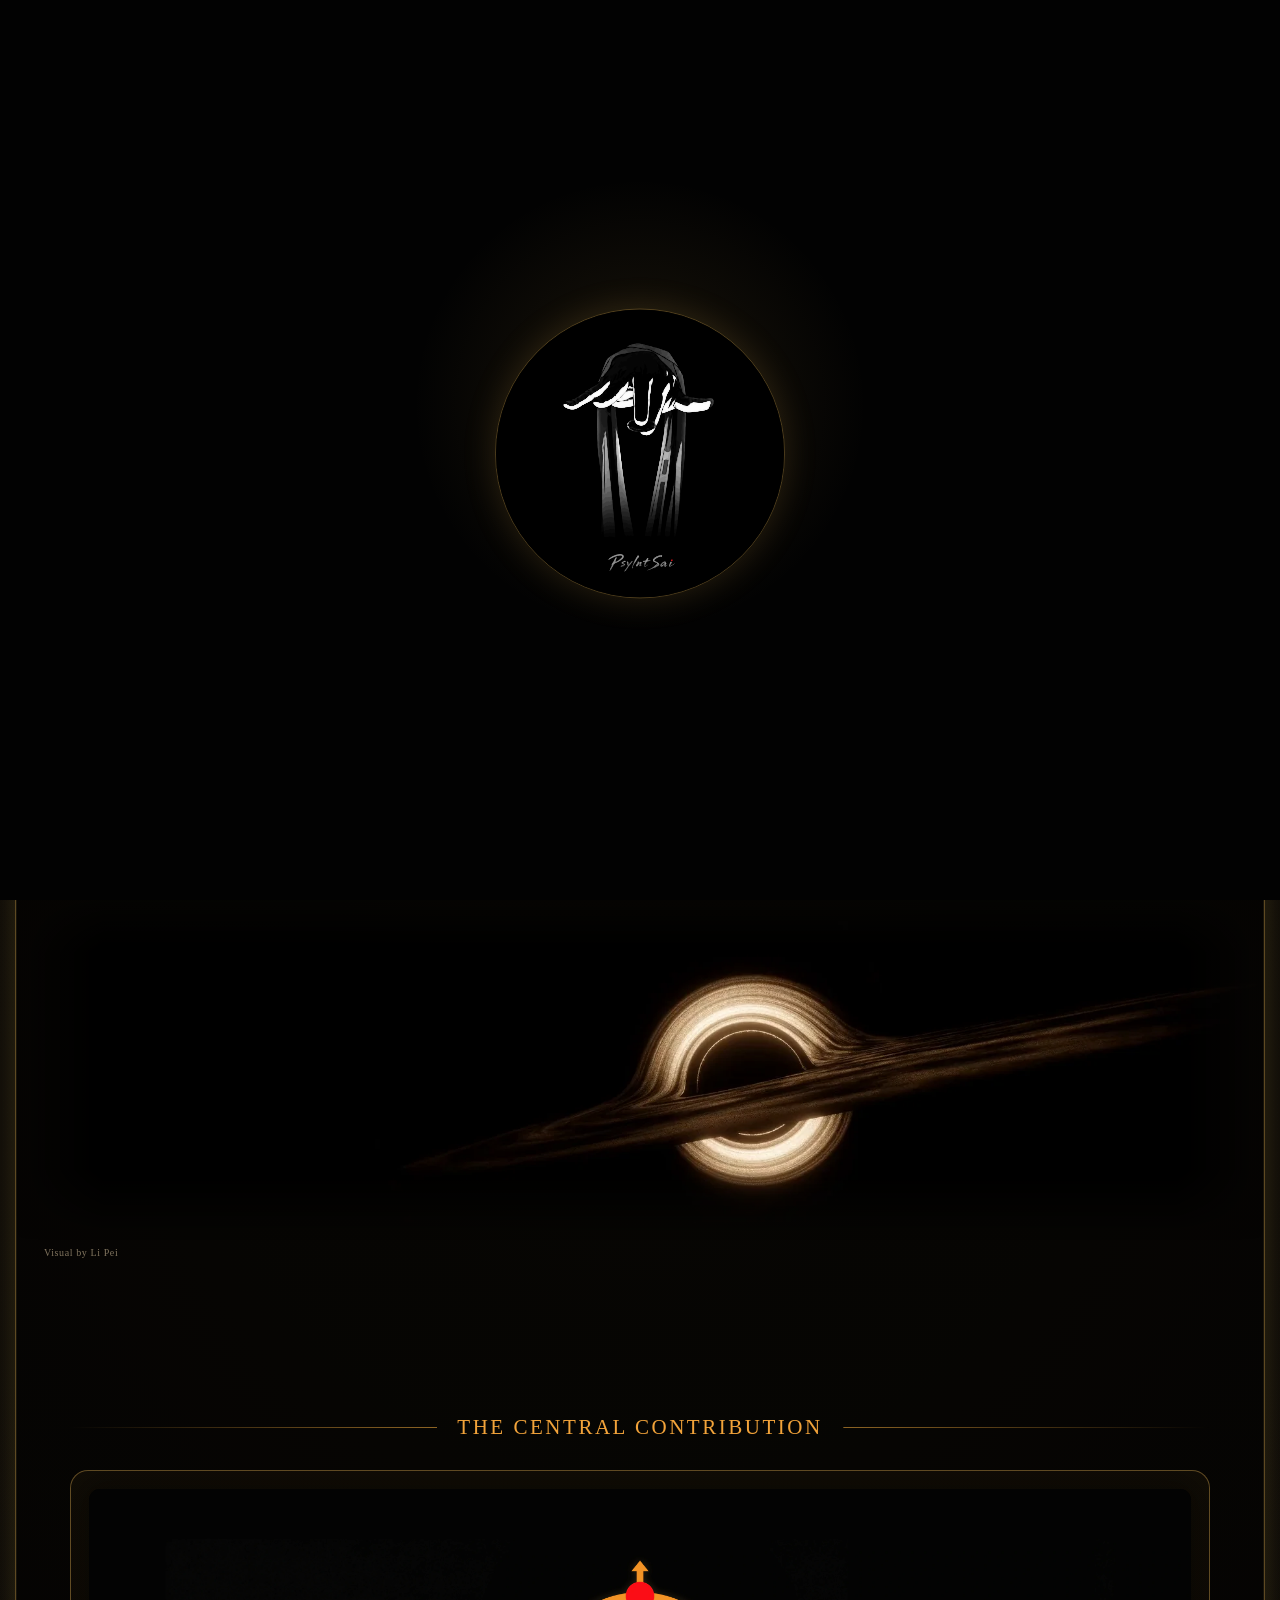
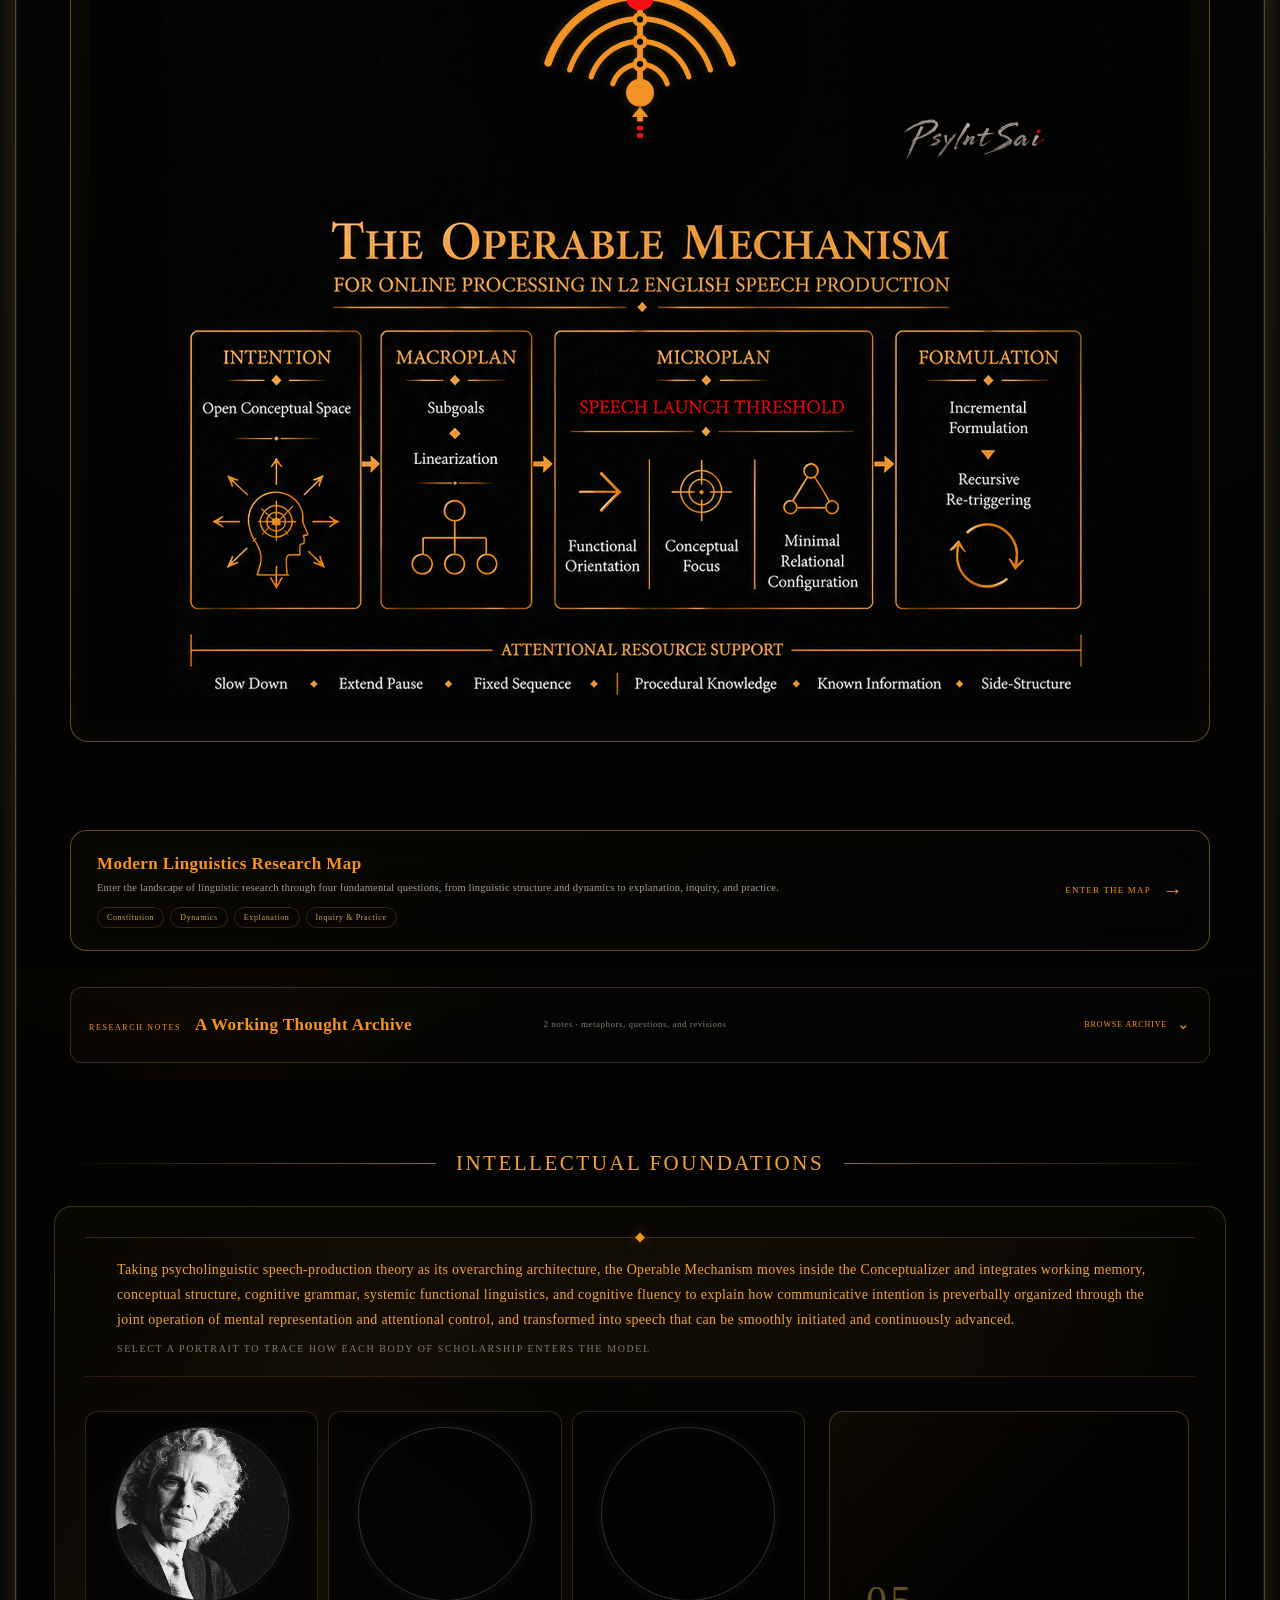
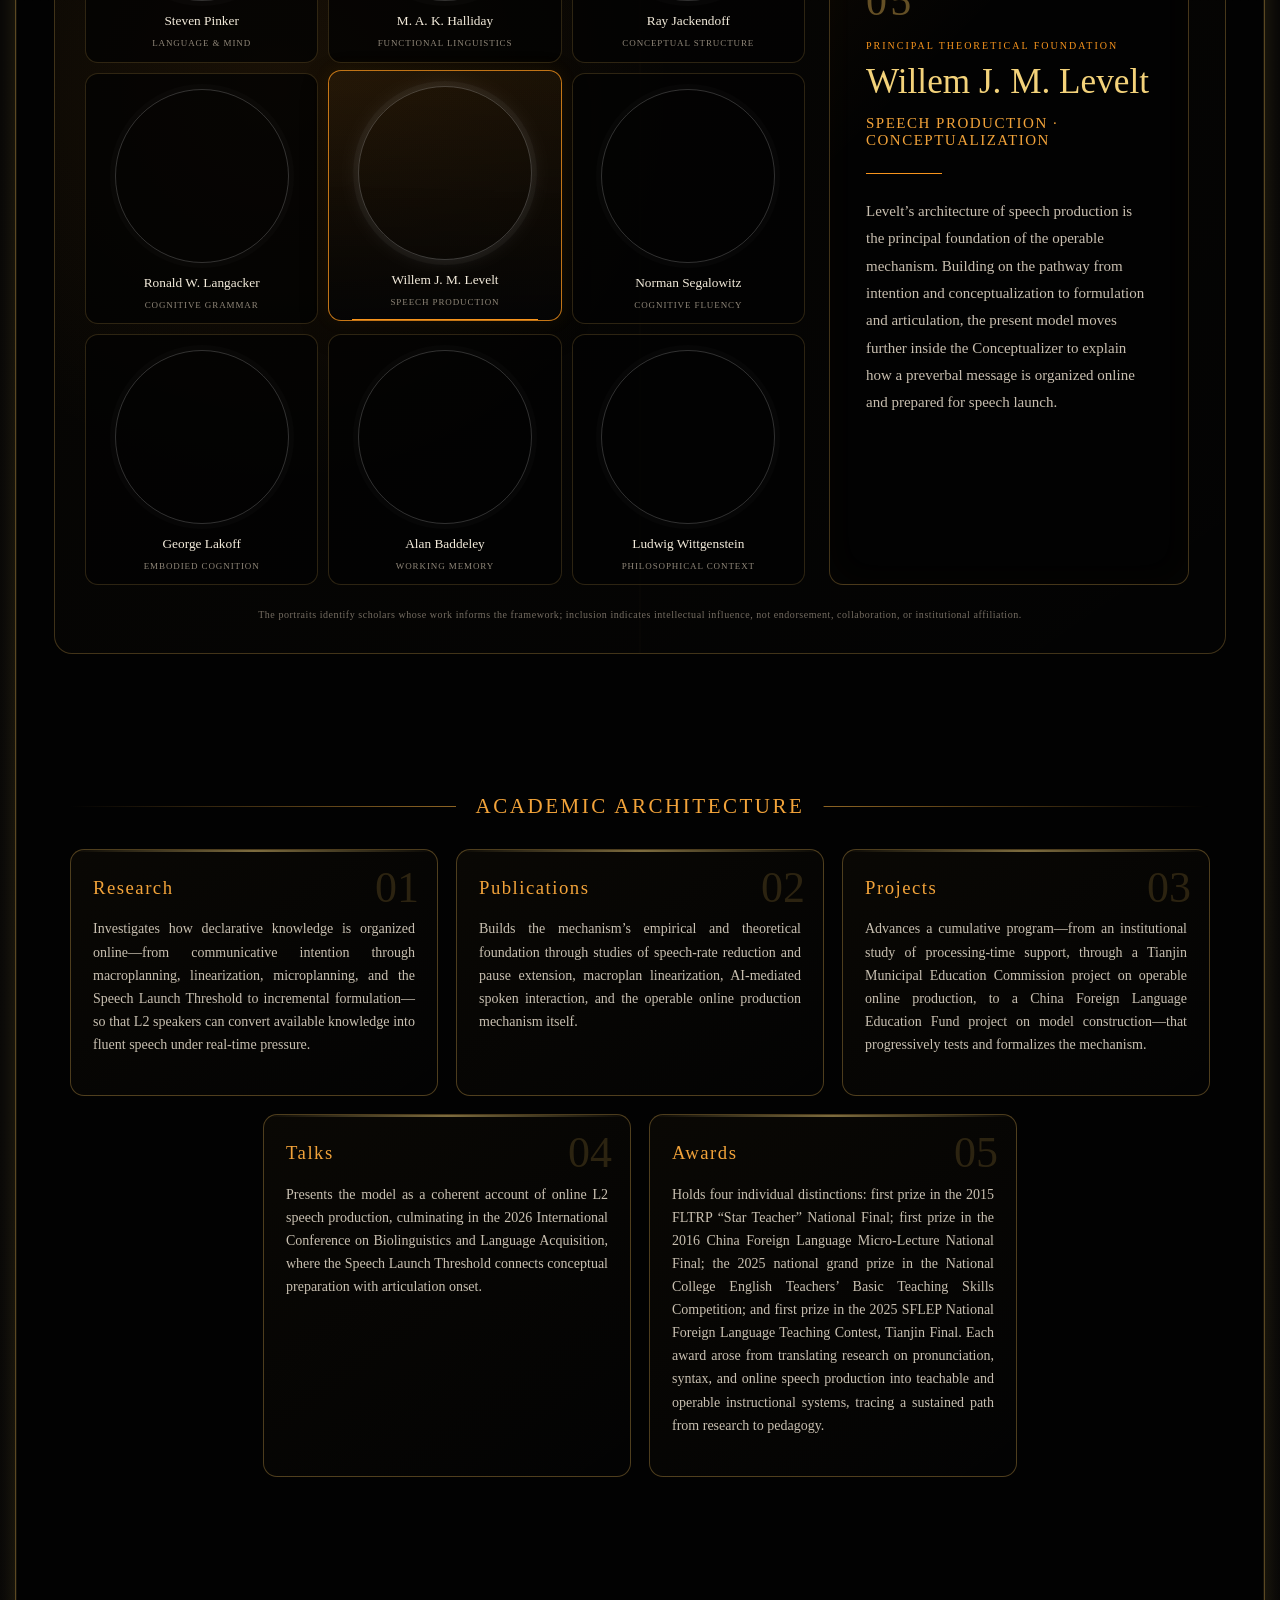
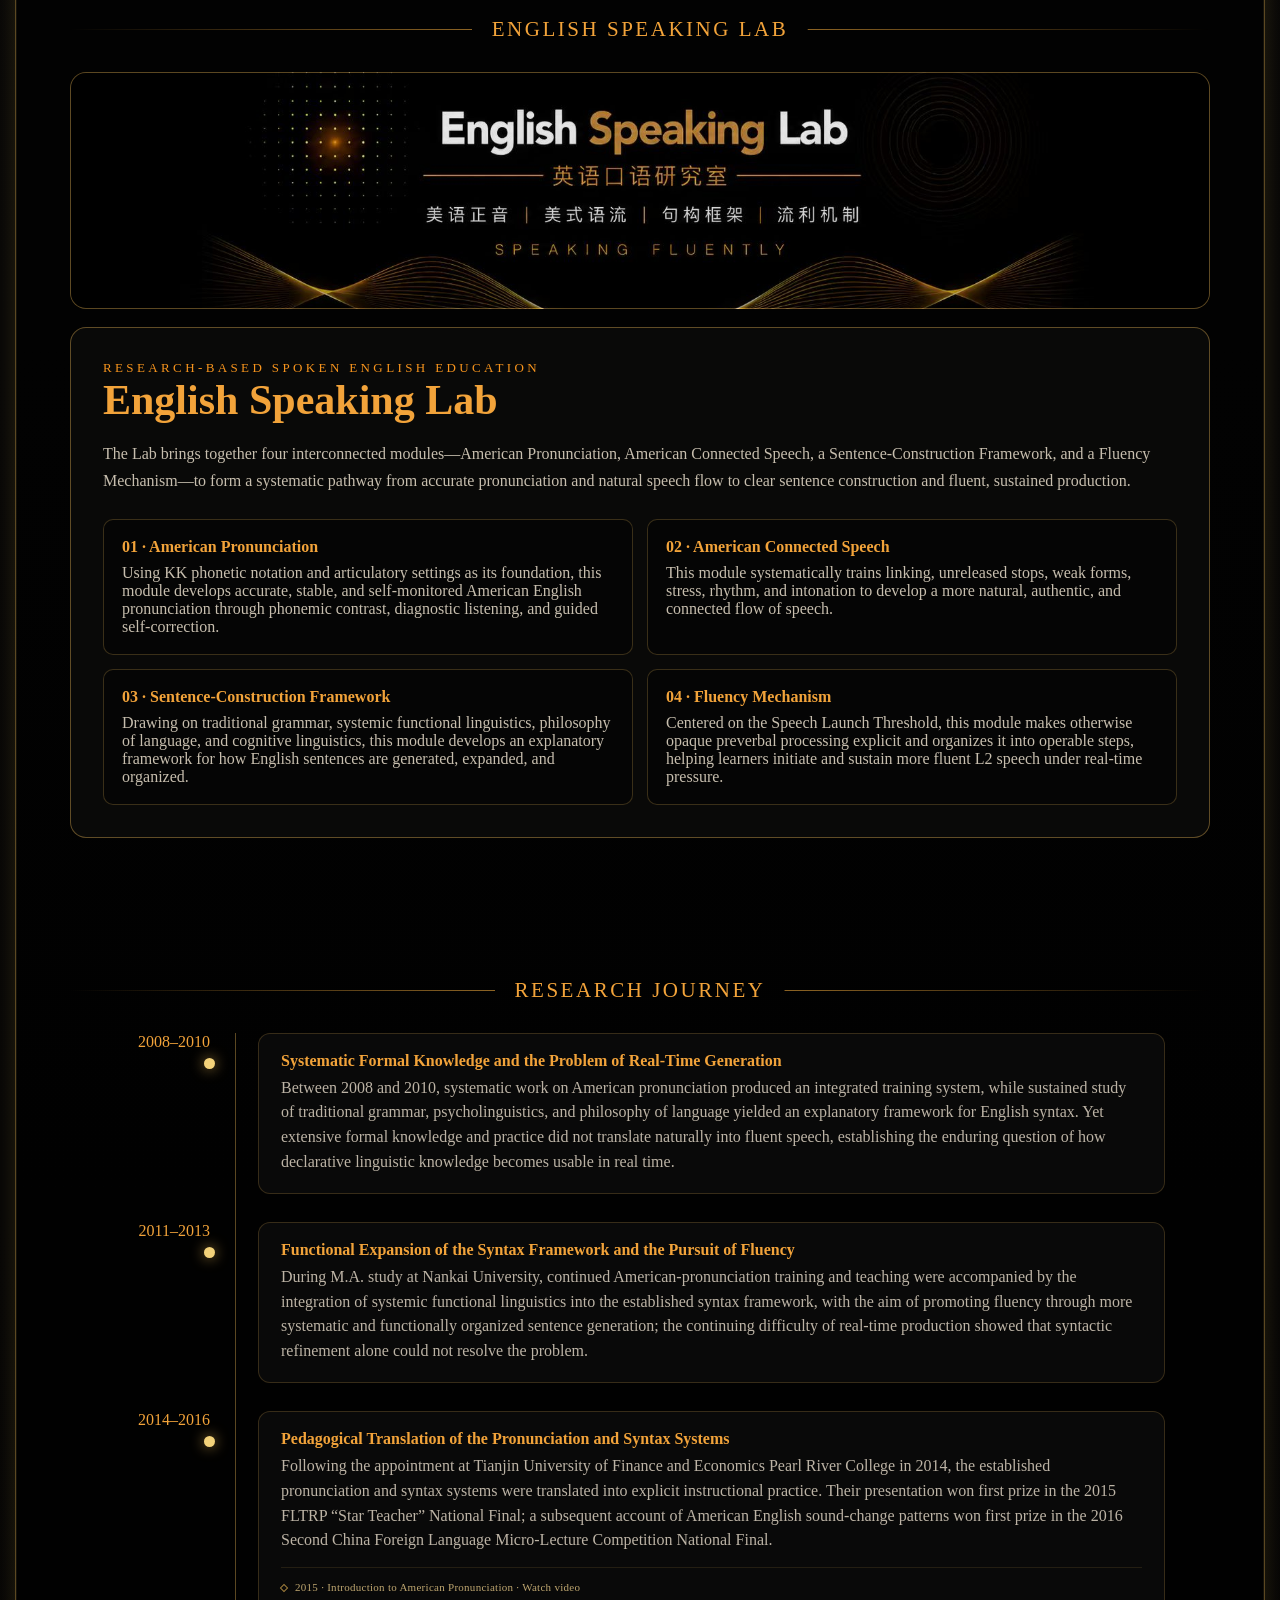
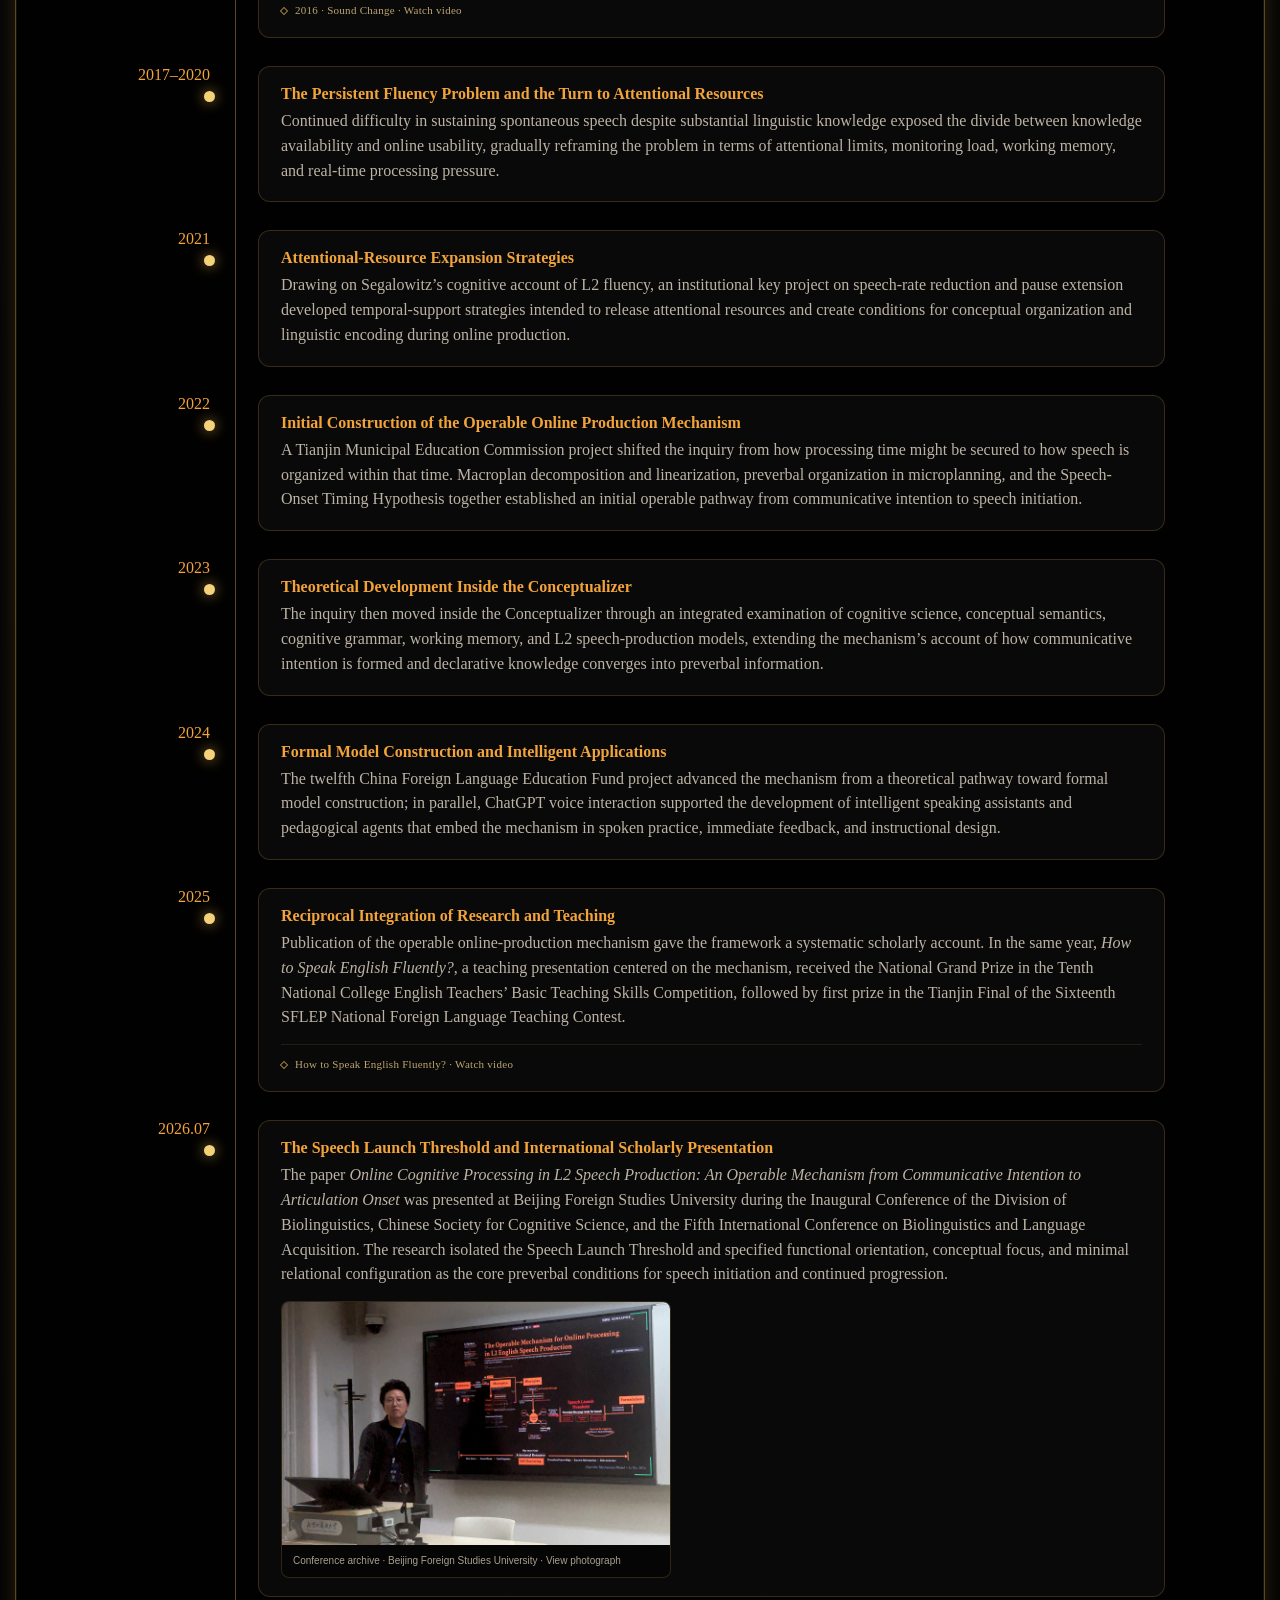
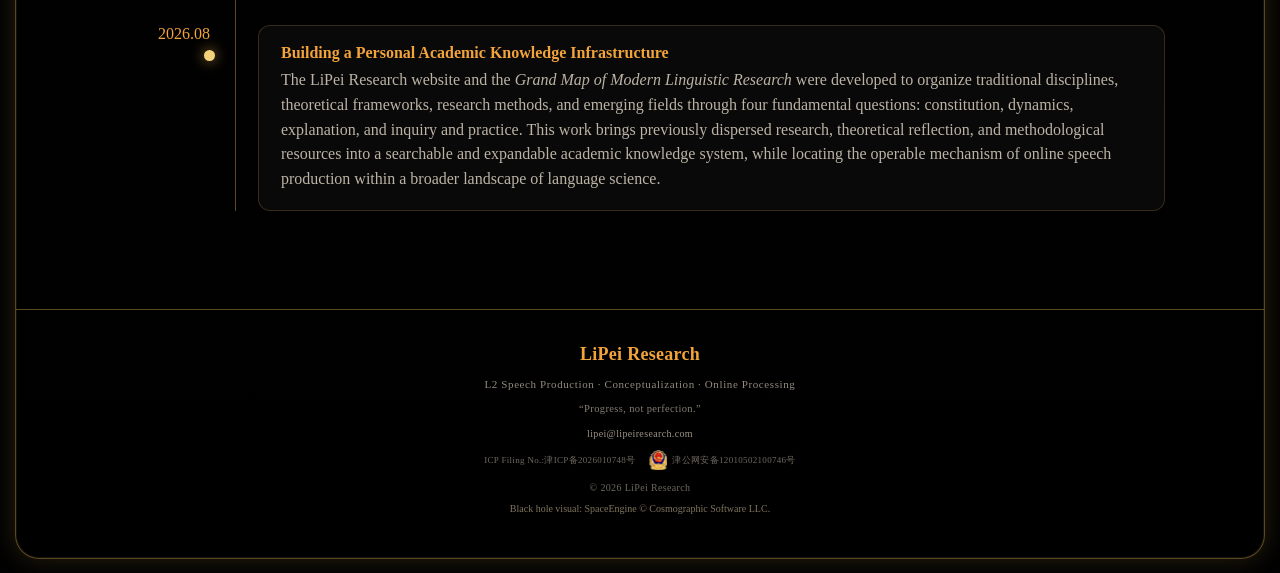
<file: index.html>
<!DOCTYPE html>
<html lang="en">
<head>
<meta charset="UTF-8" />
<meta name="viewport" content="width=device-width, initial-scale=1.0" />
<title>Li Pei Research</title>
<meta name="description" content="L2 Speech Production · Conceptualization · Online Processing" />
<meta name="theme-color" content="#050505" />
<meta name="deployment-version" content="2026-07-29-stone-volume-01" />
<link rel="icon" href="assets/images/personal-logo.webp?v=3" />
<link rel="preload" href="assets/images/personal-logo.webp?v=3" as="image" type="image/webp" fetchpriority="high" />
<link rel="canonical" href="https://www.lipeiresearch.com/" />
<link rel="image_src" href="https://www.lipeiresearch.com/assets/images/lipei-research-wechat-square-logo-20260811-v3.jpg" />
<link rel="preload" href="assets/fonts/noto-serif-sc-site-v4.woff2" as="font" type="font/woff2" crossorigin />
<link rel="preload" href="assets/audio/threshold-stone.mp3?v=2" as="audio" type="audio/mpeg" />
<meta property="og:type" content="website" />
<meta property="og:site_name" content="LiPei Research" />
<meta property="og:locale" content="zh_CN" />
<meta property="og:url" content="https://www.lipeiresearch.com/" />
<meta property="og:title" content="LiPei Research" />
<meta property="og:description" content="李沛&#10;Speech Production" />
<meta property="og:image" content="https://www.lipeiresearch.com/assets/images/lipei-research-wechat-square-logo-20260811-v3.jpg" />
<meta property="og:image:secure_url" content="https://www.lipeiresearch.com/assets/images/lipei-research-wechat-square-logo-20260811-v3.jpg" />
<meta property="og:image:type" content="image/jpeg" />
<meta property="og:image:width" content="800" />
<meta property="og:image:height" content="800" />
<meta property="og:image:alt" content="PsylntSai personal logo" />
<meta itemprop="name" content="LiPei Research" />
<meta itemprop="description" content="李沛&#10;Speech Production" />
<meta itemprop="image" content="https://www.lipeiresearch.com/assets/images/lipei-research-wechat-square-logo-20260811-v3.jpg" />
<meta name="twitter:card" content="summary" />
<meta name="twitter:title" content="LiPei Research" />
<meta name="twitter:description" content="李沛&#10;Speech Production" />
<meta name="twitter:image" content="https://www.lipeiresearch.com/assets/images/lipei-research-wechat-square-logo-20260811-v3.jpg" />
<style>
@font-face{
  font-family:"LiPei Serif SC";
  src:url("assets/fonts/noto-serif-sc-site-v4.woff2") format("woff2");
  font-weight:100 900;
  font-style:normal;
  font-display:swap;
}
:root {
  --bg:#050505;
  --panel:#0a0a0a;
  --panel2:#10100f;
  --gold:#d8aa4f;
  --gold2:#f3d27a;
  --gold3:#8d6424;
  --orange:#f7941d;
  --orange-soft:#f2a33a;
  --ivory:#f4ecdc;
  --muted:#aaa08e;
  --red:#c9232c;
  --line:rgba(216,170,79,.42);
  --glow:0 0 25px rgba(216,170,79,.18);
}
*{box-sizing:border-box}
html{-webkit-text-size-adjust:none;text-size-adjust:none}
html{scroll-behavior:smooth}
body{
  margin:0;
  background:
    radial-gradient(circle at 50% 12%, rgba(216,170,79,.08), transparent 28%),
    linear-gradient(180deg,#030303,#070707 50%,#020202);
  color:var(--ivory);
  font-family: Georgia, "Times New Roman", serif;
  overflow-x:hidden;
}
html[lang="zh-CN"] body{
  font-family:"LiPei Serif SC","Noto Serif SC","Source Han Serif SC","Songti SC","STSong","SimSun",serif;
}
html[lang="zh-CN"] .smallcaps,
html[lang="zh-CN"] .section-title,
html[lang="zh-CN"] .kicker,
html[lang="zh-CN"] .tags,
html[lang="zh-CN"] nav{letter-spacing:.08em;text-transform:none}
html[lang="zh-CN"] .tags,
html[lang="zh-CN"] .footer-fields{
  font-family:"LiPei Serif SC","Noto Serif SC","Source Han Serif SC","Songti SC","STSong","SimSun",serif;
  font-synthesis:none;
}
html[lang="zh-CN"] h1{line-height:1.06;letter-spacing:.08em}
html[lang="zh-CN"] .subtitle{letter-spacing:.06em}
html[lang="zh-CN"] .hero-statement{width:min(720px,100%)}
html[lang="zh-CN"] .keep-phrase{white-space:nowrap}
html[lang="zh-CN"] h1{
  color:var(--orange-soft);font-size:clamp(23px,3vw,56px);
  font-weight:700;letter-spacing:.035em;white-space:nowrap;
}
html[lang="zh-CN"] .section-title,
html[lang="zh-CN"] .card h3,
html[lang="zh-CN"] .lab h2,
html[lang="zh-CN"] .course b,
html[lang="zh-CN"] .event-body h4,
html[lang="zh-CN"] .kicker{font-weight:600}
html[lang="zh-CN"] .lab .cn{
  font-family:Georgia,"Times New Roman",serif;
  font-size:24px;font-weight:700;letter-spacing:.1em;color:#e4d5b5;
}
html[lang="zh-CN"] #lab .lab-panel:nth-child(2)>p{max-width:1280px!important}
html[lang="zh-CN"] .card p,
html[lang="zh-CN"] .event-body p{
  text-align:left;text-align-last:auto;text-justify:auto;
  line-break:strict;word-break:normal;hyphens:none;
}
html[lang="zh-CN"] .card p{line-height:1.82}
html[lang="zh-CN"] .event-body p{line-height:1.75}
html[lang="en"] .scholar-name-zh,
html[lang="en"] .foundation-name-zh{display:none}
html[lang="en"] .scholar-name{min-height:18px}
html[lang="en"] .foundation-detail h2{margin-bottom:14px}
html[lang="en"] #lab .cn{display:none}
body::before{
  content:"";
  position:fixed; inset:0; pointer-events:none; opacity:.23;
  background-image:
    linear-gradient(rgba(255,255,255,.018) 1px, transparent 1px),
    linear-gradient(90deg, rgba(255,255,255,.014) 1px, transparent 1px);
  background-size:42px 42px;
  mask-image:linear-gradient(to bottom,black,transparent 80%);
}
a{color:inherit;text-decoration:none}
.gold{color:var(--orange)}
.red{color:var(--red)}
.smallcaps{letter-spacing:.18em;text-transform:uppercase}
.frame{
  width:min(1500px,calc(100% - 30px));
  margin:14px auto;
  border:1px solid var(--line);
  border-radius:24px;
  box-shadow:inset 0 0 0 1px rgba(255,215,120,.08), var(--glow);
  overflow:hidden;
  background:rgba(0,0,0,.62);
}
.site-header{
  height:84px; display:grid; grid-template-columns:1fr auto 1fr; align-items:center;
  padding:0 30px; border-bottom:1px solid rgba(216,170,79,.22);
  position:sticky; top:0; z-index:30;
  backdrop-filter:blur(14px); background:rgba(3,3,3,.84);
}
.brand{display:flex;align-items:center;line-height:1}
.brand-wordmark{
  color:var(--orange);font-family:"Times New Roman",Times,serif;
  font-size:20px;font-weight:700;letter-spacing:.015em;white-space:nowrap
}
nav{display:flex;gap:28px;font-size:13px;letter-spacing:.1em;text-transform:uppercase}
nav a{color:#d9d2c5;position:relative}
nav a::after{content:"";position:absolute;left:50%;right:50%;bottom:-12px;height:1px;background:var(--gold2);transition:.25s}
nav a:hover::after{left:0;right:0}
.mobile-nav{display:none;position:relative;justify-self:end}
.mobile-nav summary{list-style:none;width:34px;height:34px;border:1px solid var(--line);border-radius:50%;display:grid;place-items:center;color:var(--orange);cursor:pointer;font-size:0;position:relative}
.mobile-nav summary::-webkit-details-marker{display:none}
.mobile-nav summary:before,.mobile-nav summary:after,.mobile-nav summary span{content:"";display:block;width:14px;height:1px;background:currentColor;position:absolute;left:50%;top:50%;margin-left:-7px;transition:.2s}
.mobile-nav summary:before{transform:translateY(-4px)}.mobile-nav summary:after{transform:translateY(4px)}
.mobile-nav[open] summary span{opacity:0}.mobile-nav[open] summary:before{transform:rotate(45deg)}.mobile-nav[open] summary:after{transform:rotate(-45deg)}
.mobile-nav-links{position:absolute;right:0;top:43px;width:min(270px,calc(100vw - 24px));padding:8px;border:1px solid var(--line);border-radius:13px;background:rgba(6,6,6,.98);box-shadow:0 18px 48px rgba(0,0,0,.72);display:grid;grid-template-columns:1fr 1fr;gap:4px}
.mobile-nav-links a{padding:10px 9px;border-radius:8px;color:#d9d2c5;font-size:9px;letter-spacing:.06em;text-transform:uppercase}
.mobile-nav-links a:hover,.mobile-nav-links a:focus-visible{background:rgba(247,148,29,.08);color:var(--orange)}
.tools{justify-self:end;display:flex;gap:10px}
.iconbtn{
  width:36px;height:36px;border-radius:50%;border:1px solid var(--line);
  display:grid;place-items:center;background:#070707;color:var(--orange);cursor:pointer;
}
.sound-glyph{display:inline-block;line-height:1;transform-origin:50% 50%}
#soundBtn.is-playing .sound-glyph{
  animation:soundOrbit 2.8s linear infinite;
  text-shadow:0 0 8px rgba(247,148,29,.72),0 0 16px rgba(216,170,79,.38);
}
@keyframes soundOrbit{to{transform:rotate(360deg)}}
@media(prefers-reduced-motion:reduce){#soundBtn.is-playing .sound-glyph{animation:none}}
.hero{
  min-height:calc(100vh - 110px);padding:34px 54px 56px;
  display:block;position:relative;
}
.coin-wrap{text-align:center;margin-bottom:13px}
.coin{
  width:142px;aspect-ratio:1;object-fit:cover;border-radius:50%;
  filter:drop-shadow(0 0 24px rgba(240,185,67,.27));
  animation:float 6s ease-in-out infinite;
}
@keyframes float{50%{transform:translateY(-8px)}}
.hero-main{width:min(1120px,100%);margin:0 auto;text-align:center;min-width:0;position:relative;z-index:2}
.kicker{color:var(--orange);font-size:13px;letter-spacing:.26em;text-transform:uppercase}
h1{
  margin:14px 0 6px;color:var(--gold2);font-size:clamp(42px,5vw,82px);
  font-weight:500;line-height:.96;letter-spacing:.02em;text-shadow:0 0 24px rgba(216,170,79,.12);
}
.subtitle{font-size:clamp(16px,1.6vw,24px);letter-spacing:.08em;color:var(--orange-soft)}
.hero-statement{
  width:min(1040px,100%);margin:14px auto 0;color:#d8cfbe;
  font-size:clamp(13px,1.05vw,16px);line-height:1.55;letter-spacing:.015em;
}
.hero-line{display:block}
.rule{display:flex;align-items:center;gap:15px;margin:25px auto;width:min(680px,100%)}
.rule::before,.rule::after{content:"";height:1px;flex:1;background:linear-gradient(90deg,transparent,var(--gold))}
.rule::after{transform:scaleX(-1)}
.diamond{width:8px;height:8px;background:var(--gold2);transform:rotate(45deg)}
.name{font-size:38px;letter-spacing:.15em;color:var(--orange-soft);margin-top:20px}
.identity{color:#d7cdb8;line-height:1.7;font-size:16px}
.tags{margin-top:20px;color:var(--orange);font-size:13px;letter-spacing:.12em}
.personal{display:flex;flex-direction:column;align-items:center;gap:14px;margin-top:19px}
.handmark{
  width:92px;aspect-ratio:1;position:relative;display:grid;place-items:center;
  border-radius:50%;overflow:hidden;
  border:1px solid rgba(216,170,79,.32);
  box-shadow:0 0 24px rgba(240,185,67,.18),inset 0 0 18px rgba(216,170,79,.04);
  animation:float 6s ease-in-out infinite;
}
.handmark img{width:100%;height:100%;object-fit:cover;transform:translateY(1.2%);transform-origin:center}
.signature{
  font-family:"Brush Script MT","Segoe Script",cursive;
  font-size:42px;color:#f1eee6;transform:rotate(-5deg);text-shadow:0 0 15px rgba(255,255,255,.16)
}
.mantra{font-size:12px;letter-spacing:.17em;color:var(--muted);text-transform:uppercase}
.section{padding:70px 54px}
.section-title{display:flex;align-items:center;gap:20px;color:var(--orange-soft);font-size:21px;letter-spacing:.12em;text-transform:uppercase;margin-bottom:30px}
.section-title::before,.section-title::after{content:"";height:1px;flex:1;background:linear-gradient(90deg,transparent,var(--gold3))}
.section-title::after{transform:scaleX(-1)}
.map-gateway-section{padding-top:18px;padding-bottom:18px}
.map-gateway{
  position:relative;display:grid;grid-template-columns:minmax(0,1fr) auto;align-items:center;gap:32px;
  padding:22px 26px;border:1px solid rgba(216,170,79,.42);border-radius:16px;overflow:hidden;
  background:linear-gradient(135deg,rgba(216,170,79,.028),rgba(255,255,255,.006));
  box-shadow:inset 0 0 38px rgba(216,170,79,.025);transition:border-color .25s,transform .25s,box-shadow .25s;
}
.map-gateway:hover,.map-gateway:focus-visible{border-color:var(--gold);transform:translateY(-2px);box-shadow:inset 0 0 38px rgba(216,170,79,.04),var(--glow);outline:none}
.map-gateway-copy,.map-gateway-action{position:relative;z-index:1}
.map-gateway h2{margin:0 0 5px;color:var(--orange);font-family:Georgia,"Times New Roman",serif;font-size:17px;line-height:1.25;font-weight:600;letter-spacing:.025em}
.map-gateway p{max-width:900px;margin:0;color:#a99f8f;font-size:10.5px;line-height:1.65;letter-spacing:.02em}
.map-gateway-paths{display:flex;flex-wrap:wrap;gap:6px;margin-top:10px}
.map-gateway-paths span{padding:5px 9px;border:1px solid rgba(216,170,79,.2);border-radius:999px;color:#cda654;font-size:8px;letter-spacing:.08em}
.map-gateway-action{display:flex;align-items:center;gap:11px;color:var(--orange);font-size:9px;letter-spacing:.13em;text-transform:uppercase;white-space:nowrap}
.map-gateway-arrow{font-size:20px;line-height:1;transition:transform .25s}.map-gateway:hover .map-gateway-arrow{transform:translateX(4px)}
.mechanism-shell{
  border:1px solid var(--line);padding:18px;border-radius:18px;position:relative;overflow:hidden;
  background:linear-gradient(180deg,rgba(216,170,79,.035),rgba(255,255,255,.008));
  box-shadow:inset 0 0 40px rgba(216,170,79,.035);
}
.mechanism-img{width:100%;height:auto;display:block;border-radius:11px;filter:saturate(.96) contrast(1.03)}
.central-stage{position:relative;overflow:hidden;border-radius:11px;background:#030303}
.central-stage::before,.central-stage::after{
  content:"";position:absolute;z-index:2;background:#030303;pointer-events:none;
  box-shadow:0 0 5px 3px #030303;
}
.central-stage::before{left:33.4%;top:0;width:33.2%;height:34.8%}
.central-stage::after{right:4%;top:3.5%;width:22.5%;height:21.5%}
.operable-poster{padding:18px 22px 22px;background:#030303;border-radius:11px;color:#eee6d8}
.poster-brand{display:grid;grid-template-columns:1fr 210px 1fr;align-items:center;min-height:190px}
.poster-academic-logo{grid-column:2;width:190px;height:190px;justify-self:center;filter:drop-shadow(0 0 18px rgba(216,170,79,.13))}
.exact-signature{
  grid-column:3;width:230px;height:68px;justify-self:center;align-self:center;
  background:url("assets/images/personal-logo.webp") center bottom/230px 230px no-repeat;
}
.poster-heading{text-align:center;margin:-2px 0 18px}
.poster-heading h2{margin:0;color:var(--gold2);font-size:clamp(34px,4.5vw,66px);font-weight:500;letter-spacing:.025em}
.poster-heading p{margin:6px 0 14px;color:#e6c66c;font-size:clamp(13px,1.7vw,24px);letter-spacing:.04em;text-transform:uppercase}
.poster-heading .rule{margin:12px auto 0}
.mechanism-grid{display:grid;grid-template-columns:1.05fr 1fr 2.05fr 1.15fr;gap:16px;align-items:stretch}
.mechanism-stage{border:1px solid #b88d27;border-radius:10px;padding:18px 14px;text-align:center;min-height:330px;display:flex;flex-direction:column}
.mechanism-stage h3{margin:0;color:#e6c66c;font-size:clamp(17px,1.75vw,26px);font-weight:500;letter-spacing:.04em}
.stage-rule{width:62%;height:1px;background:#9e761c;margin:14px auto 20px;position:relative}
.stage-rule::after{content:"";position:absolute;width:7px;height:7px;background:#e6bd50;left:50%;top:50%;transform:translate(-50%,-50%) rotate(45deg)}
.stage-copy{font-size:clamp(13px,1.2vw,18px);line-height:1.38;color:#eee8dc}
.stage-copy.red{color:#ff242b;font-size:clamp(15px,1.45vw,22px)}
.stage-visual{flex:1;display:grid;place-items:center;color:#e4b43e;font-size:clamp(48px,5vw,82px);line-height:1}
.stage-bottom{font-size:clamp(12px,1.05vw,16px);line-height:1.3;color:#eee8dc}
.micro-items{display:grid;grid-template-columns:repeat(3,1fr);gap:8px;flex:1;align-items:end}
.micro-item{min-width:0;border-left:1px solid #b88d27;padding:12px 8px 0}
.micro-item:first-child{border-left:0}
.micro-icon{display:block;color:#e4b43e;font-size:clamp(36px,3.7vw,58px);margin-bottom:18px}
.support-band{margin-top:22px;border-top:1px solid #b88d27;border-bottom:1px solid #b88d27;padding:0 0 16px}
.support-title{display:flex;align-items:center;gap:14px;color:#e6c66c;font-size:clamp(15px,1.55vw,22px);justify-content:center;transform:translateY(-12px)}
.support-title::before,.support-title::after{content:"";height:1px;background:#b88d27;flex:1}
.support-items{display:grid;grid-template-columns:repeat(6,1fr);gap:8px;text-align:center;font-size:clamp(11px,1vw,15px)}
.poster-faithful{position:relative;aspect-ratio:1.321;overflow:hidden;border-radius:11px;background:#030303}
.poster-faithful>img.poster-source{position:absolute;left:0;top:0;width:100%;height:auto;display:block}
.poster-logo-mask{position:absolute;z-index:2;left:34.5%;top:1.5%;width:31%;height:29.5%;background:#050505}
.poster-hand-mask{position:absolute;z-index:2;right:7%;top:4%;width:24.5%;height:27%;background:#050505}
.poster-clean-logo{
  position:absolute;z-index:3;left:38.4%;top:3.2%;width:23.2%;aspect-ratio:1;
  filter:drop-shadow(0 0 16px rgba(242,140,40,.12));
}
.poster-exact-signature{position:absolute;z-index:4;right:9.3%;top:20.8%;width:17.2%;height:auto}
.copy-layer{position:absolute;inset:0;z-index:5;color:transparent;user-select:text;pointer-events:auto;font-size:1px;line-height:1}
.copy-layer span{position:absolute;white-space:nowrap}
.copy-title{left:22%;top:31%;font-size:16px}.copy-subtitle{left:22%;top:36%;font-size:12px}
.copy-intention{left:9%;top:43%}.copy-macro{left:27%;top:43%}.copy-micro{left:51%;top:43%}.copy-formulation{left:78%;top:43%}
.copy-support{left:34%;top:70%}
.caption{text-align:center;color:var(--muted);margin:16px 0 0;font-size:13px;letter-spacing:.08em}
.notes-section{
  position:relative;overflow:visible;
  padding-top:18px;padding-bottom:18px;
  background:
    radial-gradient(circle at 18% 26%,rgba(247,148,29,.028),transparent 30%),
    linear-gradient(180deg,rgba(216,170,79,.012),transparent 72%);
}
.notes-section>.section-title{display:none}
.notes-archive-toggle{
  width:100%;min-height:76px;padding:14px 18px;border:1px solid rgba(216,170,79,.22);border-radius:12px;
  background:linear-gradient(90deg,rgba(216,170,79,.025),rgba(255,255,255,.006),rgba(216,170,79,.015));
  display:grid;grid-template-columns:minmax(250px,1fr) minmax(260px,1.2fr) auto;gap:24px;align-items:center;
  color:inherit;text-align:left;font-family:inherit;cursor:pointer;transition:border-color .25s,background .25s,box-shadow .25s;
}
.notes-archive-toggle:hover,.notes-archive-toggle:focus-visible{
  border-color:rgba(216,170,79,.46);background:linear-gradient(90deg,rgba(216,170,79,.042),rgba(255,255,255,.008),rgba(216,170,79,.02));
  box-shadow:0 8px 28px rgba(0,0,0,.2);outline:none;
}
.notes-archive-identity{display:flex;align-items:baseline;gap:14px;min-width:0}
.notes-archive-kicker{color:var(--orange);font-size:8px;letter-spacing:.2em;text-transform:uppercase;white-space:nowrap}
.notes-archive-title{color:var(--orange);font-family:Georgia,"Times New Roman",serif;font-size:17px;line-height:1.25;font-weight:600;letter-spacing:.025em}
.notes-archive-summary{color:#837b70;font-size:9px;line-height:1.5;letter-spacing:.055em}
.notes-archive-action{display:flex;align-items:center;gap:10px;color:var(--orange);font-size:8px;letter-spacing:.11em;text-transform:uppercase;white-space:nowrap}
.notes-archive-chevron{font-style:normal;font-size:15px;line-height:1;transition:transform .3s}
.notes-section.is-open .notes-archive-chevron{transform:rotate(180deg)}
.notes-archive-panel{display:grid;grid-template-rows:0fr;opacity:0;transition:grid-template-rows .46s cubic-bezier(.22,.8,.24,1),opacity .28s,margin-top .46s;margin-top:0}
.notes-section.is-open .notes-archive-panel{grid-template-rows:1fr;opacity:1;margin-top:18px}
.notes-archive-clip{min-height:0;overflow:hidden}
.notes-heading{
  display:grid;grid-template-columns:minmax(180px,.55fr) minmax(300px,1.45fr);
  gap:22px;align-items:end;margin:0 0 12px;
}
.notes-heading .kicker{display:none}
.notes-heading h2{
  margin:0;color:var(--orange);font-size:16px;
  line-height:1.25;font-weight:600;letter-spacing:.045em;
}
.notes-heading>p{
  margin:0;color:#81796e;font-size:8.5px;line-height:1.5;max-width:620px;
}
.notes-controls{display:none}
.notes-control{
  width:34px;height:34px;border:1px solid rgba(216,170,79,.3);border-radius:50%;
  display:grid;place-items:center;background:#070707;color:var(--orange-soft);
  font:20px/1 Georgia,"Times New Roman",serif;cursor:pointer;transition:.22s;
}
.notes-control:hover,.notes-control:focus-visible{
  border-color:var(--gold);color:var(--gold2);box-shadow:0 0 18px rgba(216,170,79,.12);outline:none;
}
.notes-toolbar{display:flex;align-items:center;justify-content:space-between;gap:18px;margin:0 0 10px}
.notes-filters{display:flex;align-items:center;flex-wrap:wrap;gap:6px}
.notes-filter{
  appearance:none;border:1px solid rgba(216,170,79,.15);border-radius:999px;padding:5px 9px;
  background:rgba(4,4,4,.72);color:#7f766a;font:8px/1.2 Georgia,"Times New Roman",serif;
  letter-spacing:.09em;text-transform:uppercase;cursor:pointer;transition:.2s;
}
.notes-filter-count{margin-left:5px;color:#514b43;font-size:.86em}
.notes-filter:hover,.notes-filter:focus-visible,.notes-filter[aria-pressed="true"]{
  color:var(--orange-soft);border-color:rgba(247,148,29,.48);outline:none;
  background:rgba(247,148,29,.035);
}
.notes-filter[aria-pressed="true"] .notes-filter-count{color:#9c7541}
.notes-browse-hint{display:none}
.notes-rail{
  display:grid;grid-template-columns:repeat(2,minmax(0,1fr));gap:9px;
  overflow:visible;padding:2px 1px 5px;cursor:default;user-select:auto;
}
.notes-rail::-webkit-scrollbar{display:none}
.note-card{
  min-width:0;min-height:76px;height:auto;
  position:relative;overflow:hidden;border:1px solid rgba(216,170,79,.27);border-radius:14px;
  padding:12px 14px;background:rgba(5,5,5,.46);
  display:grid;grid-template-columns:30px minmax(0,1fr) auto;
  grid-template-areas:"index title meta" "index subtitle meta";
  column-gap:10px;row-gap:3px;align-items:center;
  transition:transform .24s,border-color .24s,background .24s;
}
.notes-rail[data-columns="1"] .note-card{flex-basis:100%}
.notes-rail[data-columns="3"] .note-card{flex-basis:calc((100% - 28px)/3)}
.note-card[hidden]{display:none}
.note-card::before{
  content:"";position:absolute;left:0;right:0;top:0;height:1px;
  background:linear-gradient(90deg,transparent,var(--gold2),transparent);opacity:.62;
}
a.note-card:hover,a.note-card:focus-visible{
  transform:translateY(-1px);border-color:rgba(247,148,29,.58);
  background:rgba(216,170,79,.025);outline:none;
}
.note-card.is-thread{background:rgba(6,6,6,.78)}
.note-index{
  grid-area:index;position:static;color:var(--orange);
  font-size:12px;line-height:1;font-weight:600;font-variant-numeric:lining-nums;
}
.note-meta{grid-area:meta;display:flex;align-items:center;position:relative;z-index:1}
.note-meta .note-status{display:none}
.note-status{
  color:var(--orange);font-size:7px;letter-spacing:.18em;text-transform:uppercase;
}
.note-meta time{color:#6e675e;font-size:7px;letter-spacing:.07em;white-space:nowrap}
.note-card h3{
  grid-area:title;position:relative;z-index:1;margin:0;color:var(--orange);
  font-size:13px;font-weight:600;line-height:1.25;white-space:nowrap;overflow:hidden;text-overflow:ellipsis;
}
.note-card.is-thread h3{font-size:13px;margin:0}
.note-title-zh{
  grid-area:subtitle;margin:0;color:#8f867a;font-family:"LiPei Serif SC","Noto Serif SC","Source Han Serif SC","Songti SC",SimSun,serif;
  font-size:8px;line-height:1.3;letter-spacing:.035em;white-space:nowrap;overflow:hidden;text-overflow:ellipsis;
}
.note-card>p{display:none}
.note-card.is-thread>p{font-size:10px;color:#958c80}
.note-footer{display:none}
.note-tags{display:flex;flex-wrap:wrap;gap:7px}
.note-tags span{
  border:1px solid rgba(216,170,79,.16);border-radius:999px;padding:4px 7px;
  color:#81786c;font-size:6px;letter-spacing:.08em;text-transform:uppercase;
}
.note-read{color:var(--orange-soft);font-size:8px;letter-spacing:.1em;white-space:nowrap}
.thread-pulse{color:#70685e;font-size:6px;letter-spacing:.11em;text-transform:uppercase;white-space:nowrap}
.thread-pulse i{
  display:inline-block;width:4px;height:4px;margin:0 6px 1px 0;border-radius:50%;
  background:var(--orange);box-shadow:0 0 12px rgba(247,148,29,.65);
}
.notes-progress{display:none}
.notes-progress span{display:block;width:0;height:100%;background:linear-gradient(90deg,var(--gold3),var(--orange));transition:width .16s}
.notes-inline{
  display:grid;grid-template-rows:0fr;opacity:0;margin-top:0;
  transition:grid-template-rows .46s cubic-bezier(.22,.8,.24,1),opacity .28s,margin-top .46s;
  scroll-margin-top:92px;
}
.notes-inline.is-open{grid-template-rows:1fr;opacity:1;margin-top:20px}
.notes-inline-clip{min-height:0;overflow:hidden}
.notes-inline-shell{
  position:relative;width:100%;max-width:none;margin:0;padding:34px 42px 38px;
  border:1px solid rgba(216,170,79,.28);border-radius:15px;
  background:
    radial-gradient(circle at 15% 8%,rgba(247,148,29,.06),transparent 32%),
    linear-gradient(145deg,rgba(216,170,79,.035),rgba(255,255,255,.006));
  box-shadow:0 22px 55px rgba(0,0,0,.28);
}
.notes-inline-header{
  position:relative;display:block;min-height:66px;padding:2px 118px 10px 0;
}
.notes-inline-kicker{color:var(--orange);font-size:7px;letter-spacing:.2em;text-transform:uppercase}
.notes-inline-title{margin:8px 0 0;color:var(--orange-soft);font-size:20px;line-height:1.2;font-weight:600}
.notes-inline-subtitle{margin-top:5px;color:#9d9181;font-size:10px;line-height:1.4;letter-spacing:.03em}
.notes-inline-close{
  position:absolute;top:0;right:0;
  appearance:none;border:1px solid rgba(216,170,79,.3);border-radius:999px;padding:7px 11px;
  background:#070707;color:#8d8376;font:8px/1 Georgia,"Times New Roman",serif;
  letter-spacing:.1em;cursor:pointer;transition:.2s;white-space:nowrap;
}
.notes-inline-close:hover,.notes-inline-close:focus-visible{color:var(--gold2);border-color:var(--gold);outline:none}
.notes-inline-body{width:100%;max-width:none;margin:14px 0 0;color:#c1b7aa;font-size:14px;line-height:1.7}
.notes-inline-body h2{margin:25px 0 7px;color:var(--orange-soft);font-size:15px;line-height:1.35;font-weight:600}
.notes-inline-body p{margin:0 0 12px;text-align:justify;text-align-last:left}
.notes-inline-body .lead{color:#d2c8ba;font-size:14px;line-height:1.7}
.notes-inline-body em{color:#d4a957;font-style:normal}
.notes-inline-body blockquote{
  margin:23px 0 5px;padding:14px 18px;border-left:2px solid var(--orange);
  background:rgba(216,170,79,.025);color:#d2c8ba;font-size:14px;line-height:1.68;
}
.note-card.is-open{border-color:rgba(247,148,29,.76);box-shadow:0 14px 36px rgba(0,0,0,.28),0 0 22px rgba(216,170,79,.08)}
html[lang="zh-CN"] .notes-inline-title,
html[lang="zh-CN"] .notes-inline-body h2{font-family:"LiPei Serif SC","Noto Serif SC","Source Han Serif SC","Songti SC",SimSun,serif}
html[lang="zh-CN"] .notes-heading h2,
html[lang="zh-CN"] .note-card h3,
html[lang="zh-CN"] .notes-archive-title{
  font-family:"LiPei Serif SC","Noto Serif SC","Source Han Serif SC","Songti SC",SimSun,serif;
  font-weight:600;
}
html[lang="zh-CN"] .note-title-zh{font-family:Georgia,"Times New Roman",serif;font-size:11px;letter-spacing:.035em}
.modules{display:grid;grid-template-columns:repeat(6,1fr);gap:18px}
.modules .card{grid-column:span 2}
.modules .card:nth-child(4){grid-column:2 / span 2}
.modules .card:nth-child(5){grid-column:4 / span 2}
.card{
  border:1px solid rgba(216,170,79,.34);border-radius:14px;padding:25px 22px;min-height:205px;
  background:linear-gradient(145deg,rgba(216,170,79,.04),rgba(255,255,255,.008));
  transition:.25s;position:relative;overflow:hidden;
}
.card:hover{transform:translateY(-5px);border-color:var(--gold);box-shadow:var(--glow)}
.card::before{content:"";position:absolute;left:0;top:0;width:100%;height:2px;background:linear-gradient(90deg,transparent,var(--gold2),transparent);opacity:.5}
.card h3{color:var(--orange-soft);letter-spacing:.08em;font-weight:500;margin-top:2px}
.card p,.card li{
  color:#c9c0b1;line-height:1.65;font-size:14px;
  text-align:justify;text-align-last:left;text-justify:inter-word;hyphens:auto;
}
.card ul{padding-left:18px}
.number{font-size:44px;color:rgba(216,170,79,.18);position:absolute;right:18px;top:12px}
.foundations{
  position:relative;overflow:hidden;border:1px solid rgba(216,170,79,.28);border-radius:18px;
  padding:30px;background:
    radial-gradient(circle at 19% 46%,rgba(247,148,29,.075),transparent 36%),
    linear-gradient(145deg,rgba(216,170,79,.035),rgba(255,255,255,.006));
}
.foundations::before{
  content:"";position:absolute;inset:0;pointer-events:none;opacity:.24;
  background:linear-gradient(90deg,transparent 49.93%,rgba(216,170,79,.14) 50%,transparent 50.07%);
}
.foundation-prologue{
  position:relative;max-width:1160px;margin:0 auto 34px;padding:20px 32px 19px;
  text-align:left;border-top:1px solid rgba(247,148,29,.24);
  border-bottom:1px solid rgba(247,148,29,.14);
  background:linear-gradient(90deg,transparent,rgba(247,148,29,.038) 24%,rgba(247,148,29,.038) 76%,transparent);
}
.foundation-prologue::before{
  content:"";position:absolute;top:-4px;left:50%;width:7px;height:7px;
  background:var(--orange);transform:translateX(-50%) rotate(45deg);
  box-shadow:0 0 14px rgba(247,148,29,.38);
}
.foundation-thesis{
  margin:0;color:var(--orange-soft);font-size:clamp(14px,1.08vw,17px);
  line-height:1.78;letter-spacing:.025em;font-weight:500;
}
.foundation-guide{
  margin:9px 0 0;color:#82796c;font-size:10px;line-height:1.6;
  letter-spacing:.16em;text-transform:uppercase;
}
.foundation-layout{
  position:relative;display:grid;grid-template-columns:minmax(650px,1.22fr) minmax(350px,.78fr);
  gap:24px;align-items:stretch;
}
.scholar-grid{display:grid;grid-template-columns:repeat(3,1fr);gap:10px}
.scholar{
  appearance:none;border:1px solid rgba(216,170,79,.2);border-radius:13px;
  min-width:0;padding:12px 8px 10px;background:rgba(3,3,3,.78);color:inherit;
  font-family:inherit;text-align:center;cursor:pointer;position:relative;overflow:hidden;
  transition:transform .25s,border-color .25s,background .25s,box-shadow .25s;
}
.scholar::after{
  content:"";position:absolute;left:24%;right:24%;bottom:0;height:1px;
  background:var(--orange);opacity:0;transition:.25s;
}
.scholar:hover,.scholar:focus-visible,.scholar.is-active{
  transform:translateY(-3px);border-color:rgba(247,148,29,.78);
  background:linear-gradient(180deg,rgba(247,148,29,.065),rgba(5,5,5,.92));
  box-shadow:0 10px 28px rgba(0,0,0,.28),0 0 18px rgba(247,148,29,.08);outline:none;
}
.scholar:hover::after,.scholar:focus-visible::after,.scholar.is-active::after{left:10%;right:10%;opacity:1}
.scholar-portrait{
  display:block;width:min(146px,88%);aspect-ratio:1;margin:0 auto 11px;border-radius:50%;
  object-fit:cover;object-position:center;filter:grayscale(1) contrast(1.08) brightness(.9);
  border:1px solid rgba(216,170,79,.3);box-shadow:0 0 0 5px rgba(216,170,79,.025);
  transition:filter .3s,box-shadow .3s;
}
.scholar:hover .scholar-portrait,.scholar.is-active .scholar-portrait{
  filter:grayscale(1) contrast(1.1) brightness(1.02);
  box-shadow:0 0 0 5px rgba(247,148,29,.05),0 0 20px rgba(247,148,29,.15);
}
.scholar[data-scholar="pinker"] .scholar-portrait{object-position:57% 38%}
.scholar[data-scholar="levelt"] .scholar-portrait{object-position:57% 25%}
.scholar[data-scholar="wittgenstein"] .scholar-portrait{object-position:50% 47%}
.scholar[data-scholar="halliday"] .scholar-portrait{object-position:50% 42%}
.scholar[data-scholar="langacker"] .scholar-portrait{object-position:54% 30%}
.scholar[data-scholar="jackendoff"] .scholar-portrait{object-position:52% 38%}
.scholar[data-scholar="baddeley"] .scholar-portrait{object-position:55% 40%}
.scholar[data-scholar="lakoff"] .scholar-portrait{object-position:64% 36%}
.scholar-name{display:block;min-height:34px;line-height:1.22}
.scholar-name-en{display:block;color:#eadcc2;font-size:12px;letter-spacing:.025em}
.scholar-name-zh{display:block;margin-top:3px;color:#b4a99a;font-size:12px;letter-spacing:.035em}
.scholar-field{display:block;margin-top:7px;color:#8f8678;font-size:9px;line-height:1.25;letter-spacing:.1em;text-transform:uppercase}
.foundation-detail{
  min-width:0;border:1px solid rgba(216,170,79,.3);border-radius:14px;padding:34px 36px;
  background:
    linear-gradient(135deg,rgba(247,148,29,.055),transparent 32%),
    rgba(3,3,3,.88);display:flex;flex-direction:column;justify-content:center;
  box-shadow:inset 0 0 38px rgba(216,170,79,.025);
}
.foundation-index{color:rgba(216,170,79,.45);font-size:42px;line-height:1;letter-spacing:.08em}
.foundation-status{
  margin-top:18px;color:var(--orange);font-size:10px;letter-spacing:.2em;text-transform:uppercase;
}
.foundation-detail h2{
  margin:12px 0 0;color:var(--gold2);font-size:clamp(31px,2.75vw,46px);
  font-weight:500;line-height:1.08;overflow-wrap:normal;word-break:normal;white-space:nowrap;
}
.foundation-name-zh{
  margin:12px 0 10px;color:var(--orange-soft);font-size:clamp(17px,1.35vw,22px);
  line-height:1.25;letter-spacing:.09em;font-family:"LiPei Serif SC","Noto Serif SC","Source Han Serif SC","Songti SC",SimSun,serif;
}
.foundation-detail h3{
  margin:0;color:var(--orange-soft);font-size:15px;font-weight:500;letter-spacing:.1em;text-transform:uppercase;
}
.foundation-detail .mini-rule{width:76px;height:1px;margin:24px 0;background:var(--orange)}
.foundation-detail p{margin:0;color:#c8beaf;font-size:15px;line-height:1.82}
.foundation-disclaimer{
  position:relative;margin:22px 0 0;text-align:center;color:#756d62;font-size:10px;
  letter-spacing:.055em;line-height:1.55;
}
.lab{
  display:flex;flex-direction:column;gap:18px;
}
.lab-panel{border:1px solid var(--line);border-radius:16px;padding:32px;background:#090908}
.lab-visual{
  width:100%;aspect-ratio:4.8/1;min-height:0;padding:0;overflow:hidden;position:relative;
  background:#050505 url("assets/images/speaking-lab-banner.jpg") center/cover no-repeat;
}
.lab-visual::after{
  content:"";position:absolute;inset:0;
  background:linear-gradient(180deg,rgba(0,0,0,.05),rgba(0,0,0,.2));
  box-shadow:inset 0 0 45px rgba(0,0,0,.5);
}
.lab h2{font-size:42px;color:var(--orange-soft);margin:0 0 8px}
.lab .cn{font-size:18px;color:#d4c6a6;letter-spacing:.14em}
.lab-panel:nth-child(2)>p{max-width:1280px!important}
.course-grid{display:grid;grid-template-columns:repeat(2,1fr);gap:14px;margin-top:24px}
.course{padding:18px;border:1px solid rgba(216,170,79,.25);border-radius:10px;background:#050505}
.course b{display:block;color:var(--orange-soft);margin-bottom:8px}
.course span{color:#c7beae}
.quote{display:grid;place-items:center;text-align:center;background:radial-gradient(circle at center,rgba(216,170,79,.09),transparent 70%)}
.quote blockquote{font-size:28px;line-height:1.45;color:var(--orange-soft);margin:0}
.quote small{display:block;margin-top:16px;color:var(--muted);letter-spacing:.15em}
.timeline{position:relative;margin:10px auto;max-width:1050px}
.timeline::before{content:"";position:absolute;left:120px;top:0;bottom:0;width:1px;background:var(--line)}
.event{display:grid;grid-template-columns:95px 1fr;gap:48px;margin:0 0 28px}
.year{text-align:right;color:var(--orange-soft);font-size:16px;white-space:nowrap}
.event-body{position:relative;border:1px solid rgba(216,170,79,.22);border-radius:12px;padding:18px 22px;background:#090909}
.event-body::before{content:"";position:absolute;left:-55px;top:24px;width:11px;height:11px;border-radius:50%;background:var(--gold2);box-shadow:0 0 14px rgba(216,170,79,.8)}
.event-body h4{margin:0 0 6px;color:var(--orange-soft)}
.event-body p{margin:0;color:#bcb3a5;line-height:1.55}
.archive-links{display:grid;gap:7px;margin-top:14px;padding-top:12px;border-top:1px solid rgba(216,170,79,.13)}
.archive-link{display:flex;align-items:center;gap:8px;width:fit-content;max-width:100%;padding:0;border:0;background:none;color:#bda56f;font:inherit;font-size:11px;line-height:1.45;letter-spacing:.025em;text-align:left;cursor:pointer}
.archive-link::before{content:"";width:4px;height:4px;flex:0 0 auto;border:1px solid rgba(216,170,79,.72);transform:rotate(45deg)}
.archive-link:hover,.archive-link:focus-visible{color:var(--orange-soft);outline:none}
.archive-link:focus-visible{box-shadow:0 1px 0 var(--orange-soft)}
.archive-photo{display:block;width:min(390px,100%);margin:14px 0 0;padding:0;border:1px solid rgba(216,170,79,.2);border-radius:8px;overflow:hidden;background:#050505;cursor:pointer}
.archive-photo img{display:block;width:100%;height:auto;object-fit:contain}
.archive-photo:focus-visible{outline:1px solid var(--orange-soft);outline-offset:3px}
.archive-caption{display:block;padding:9px 11px;color:#a99f8f;font-size:10px;line-height:1.45;text-align:left}
body.media-open{overflow:hidden}
.media-lightbox[hidden]{display:none}
.media-lightbox{position:fixed;inset:0;z-index:1000;display:grid;place-items:center;padding:28px;background:rgba(0,0,0,.84);backdrop-filter:blur(3px);animation:mediaFadeIn .16s ease-out}
@keyframes mediaFadeIn{from{opacity:0}to{opacity:1}}
@media (prefers-reduced-motion:reduce){.media-lightbox{animation:none}}
.media-dialog{position:relative;width:min(1080px,100%);max-height:calc(100vh - 56px);display:flex;flex-direction:column;gap:12px;padding:18px;border:1px solid rgba(216,170,79,.32);border-radius:12px;background:#080808;box-shadow:0 24px 80px rgba(0,0,0,.75)}
.media-dialog-header{display:flex;align-items:flex-start;justify-content:space-between;gap:20px}
.media-dialog-title{margin:0;color:var(--orange-soft);font-size:15px;font-weight:500;line-height:1.4}
.media-close{width:30px;height:30px;flex:0 0 auto;border:1px solid rgba(216,170,79,.28);border-radius:50%;background:#0b0b0b;color:#c8b783;font-size:20px;line-height:1;cursor:pointer}
.media-close:hover,.media-close:focus-visible{border-color:var(--gold);color:var(--orange-soft);outline:none}
.media-stage{min-height:0;display:grid;place-items:center}
.media-stage video{display:block;width:100%;max-height:calc(100vh - 145px);background:#000}
.media-stage img{display:block;max-width:100%;max-height:calc(100vh - 145px);width:auto;height:auto;object-fit:contain}
footer{padding:34px;text-align:center;border-top:1px solid var(--line);color:#9c9487}
footer strong{
  display:block;margin-bottom:11px;color:var(--orange-soft);font-size:18px;
  font-family:"Times New Roman",Times,serif;font-weight:700;letter-spacing:.015em
}
.footer-fields{font-size:11px;line-height:1.5;letter-spacing:.055em;color:#928a7e}
.footer-mantra{margin-top:9px;font-size:10.5px;line-height:1.4;letter-spacing:.035em;color:#857e73}
.contact-email{
  display:inline-block;color:#9b9285;font-size:10px;letter-spacing:.035em;
  border-bottom:1px solid transparent;transition:color .2s,border-color .2s
}
.footer-contact{display:flex;align-items:center;justify-content:center;margin-top:12px}
.contact-email:hover,.contact-email:focus-visible{color:#c7b89f;border-color:rgba(216,170,79,.45)}
.footer-compliance{display:flex;flex-wrap:wrap;align-items:center;justify-content:center;gap:8px 14px;margin-top:10px;font-size:9px;letter-spacing:.035em}
.footer-compliance a{display:inline-flex;align-items:center;color:#6f695f;transition:color .2s}
.footer-compliance a:hover,.footer-compliance a:focus-visible{color:#a69c8e}
.footer-police-icon{width:18px;height:20px;margin-right:5px;object-fit:contain}
.footer-copyright{margin-top:12px;font-size:10px;letter-spacing:.035em;color:#6f695f}
.enter{
  position:fixed;inset:0;z-index:100;background:
  radial-gradient(circle at 50% 45%,rgba(216,170,79,.12),transparent 28%),#020202;
  display:flex;align-items:center;justify-content:center;transition:.8s;
}
.enter.hidden{opacity:0;visibility:hidden}
.enter-box{display:flex;flex-direction:column;align-items:center;text-align:center}
.enter-trigger{
  padding:0;border:0;border-radius:50%;background:transparent;cursor:pointer;position:relative;
  animation:enterFloat 5.8s ease-in-out infinite;
  transition:filter .35s ease,transform .35s ease;
  -webkit-tap-highlight-color:transparent;
}
.enter-trigger::after{
  content:"";position:absolute;inset:1%;border-radius:50%;pointer-events:none;
  border:1px solid rgba(243,210,122,0);opacity:0;
}
.enter-trigger:hover{filter:drop-shadow(0 0 18px rgba(240,185,67,.24));transform:scale(1.018)}
.enter-trigger.is-primed{
  filter:drop-shadow(0 0 15px rgba(255,214,123,.54)) drop-shadow(0 0 34px rgba(216,170,79,.34));
}
.enter-trigger.is-activating{
  animation:none;transform:scale(.985);
  filter:drop-shadow(0 0 17px rgba(255,207,105,.72)) drop-shadow(0 0 44px rgba(216,170,79,.5));
}
.enter-trigger.is-activating::after{animation:thresholdRipple .52s cubic-bezier(.18,.72,.24,1)}
.enter-trigger:focus-visible{outline:1px solid var(--gold2);outline-offset:10px}
.enter-logo{
  display:block;
  width:min(290px,62vw);aspect-ratio:1;height:auto;max-height:58vh;border-radius:50%;object-fit:cover;
  transform:translateY(1.2%);transform-origin:center;
  border:1px solid rgba(216,170,79,.32);
  box-shadow:0 0 34px rgba(216,170,79,.16),inset 0 0 22px rgba(216,170,79,.05);
}
@keyframes enterFloat{50%{transform:translateY(-7px)}}
@keyframes thresholdRipple{
  0%{transform:scale(.9);opacity:0;border-color:rgba(243,210,122,.12)}
  24%{opacity:.82;border-color:rgba(243,210,122,.75)}
  100%{transform:scale(1.28);opacity:0;border-color:rgba(216,170,79,0)}
}
@media(prefers-reduced-motion:reduce){.enter-trigger{animation:none}}
@media(hover:none),(pointer:coarse){
  .enter-trigger{
    filter:drop-shadow(0 0 20px rgba(240,185,67,.26)) drop-shadow(0 0 46px rgba(216,170,79,.2));
  }
  .enter-trigger.is-activating{
    filter:drop-shadow(0 0 18px rgba(255,214,123,.82)) drop-shadow(0 0 56px rgba(216,170,79,.58));
  }
}
@media(min-width:1250px){
  #foundations.section{padding-left:38px;padding-right:38px}
  .foundation-layout{grid-template-columns:minmax(720px,1.3fr) minmax(360px,.7fr)}
  .scholar{padding:15px 10px 12px}
  .scholar-portrait{width:min(174px,90%);margin-bottom:12px}
  .scholar-name-en,.scholar-name-zh{font-size:13px}
  .scholar-name{min-height:38px}
}
@media(max-width:1000px){
  .site-header{grid-template-columns:1fr auto;gap:8px}.site-nav{display:none}.mobile-nav{display:none!important}
  .hero{padding:32px 24px 84px;text-align:center}
  .coin{width:128px}.handmark{width:84px}.signature{display:none}
  .modules{grid-template-columns:repeat(2,1fr)}
  .modules .card,.modules .card:nth-child(4){grid-column:auto}
  .modules .card:nth-child(5){grid-column:1 / -1}
  .foundation-layout{grid-template-columns:1fr;max-width:720px;margin:auto}
  .scholar-portrait{width:min(128px,80%)}
  .lab{display:flex;flex-direction:column}
  .notes-heading{grid-template-columns:minmax(150px,.4fr) 1fr;gap:14px}.notes-heading>p{grid-column:auto;grid-row:auto}
  .notes-archive-toggle{grid-template-columns:minmax(220px,1fr) auto;gap:12px}.notes-archive-summary{display:none}
  .notes-rail[data-columns="3"] .note-card{flex-basis:calc((100% - 14px)/2)}
}
@media(max-width:620px){
  .frame{width:calc(100% - 12px);margin:6px auto;border-radius:15px}
  .site-header{height:68px;padding:0 16px}
  footer{padding:28px 16px}
  .brand-wordmark{font-size:15px}.tools{gap:6px}.iconbtn{width:32px;height:32px}
  .hero{
    min-height:calc(100svh - 80px);padding:20px 12px;
    display:flex;align-items:center;justify-content:center;
  }
  .hero-main{width:100%;min-width:0;margin-inline:auto;text-align:center}
  .coin-wrap,.personal{width:100%;min-width:0}
  .coin-wrap{display:flex;justify-content:center;margin-bottom:9px}
  .personal{justify-content:center;margin-top:12px}
  .coin{width:82px;max-width:82px;flex:0 0 auto}
  .handmark{width:58px;max-width:58px;flex:0 0 auto}
  .hero-main .kicker{font-size:7px;letter-spacing:.12em}
  h1{width:100%;max-width:100%;margin:8px auto 5px;transform:none;text-align:center;font-size:clamp(25px,8vw,38px)}
  html[lang="zh-CN"] #home h1{width:100%;max-width:100%;padding-inline:0;font-size:clamp(15px,4.7vw,21px);line-height:1.18;letter-spacing:-.015em;white-space:nowrap;overflow:visible;text-align:center}
  .subtitle{font-size:9px;line-height:1.35}
  .hero-statement{font-size:7px;line-height:1.45;margin-top:7px;width:100%}
  .rule{margin:13px auto}.name{font-size:19px;margin-top:10px}
  .identity{font-size:9px;line-height:1.45}.tags{font-size:7px;line-height:1.5;margin-top:9px}
  .mantra{font-size:7px;line-height:1.4}
  .section{padding:38px 12px}.section-title{font-size:14px;gap:9px;margin-bottom:18px}
  .map-gateway-section{padding-top:9px;padding-bottom:9px}.map-gateway{display:block;padding:17px 15px;border-radius:12px}.map-gateway h2{font-size:14px;line-height:1.25;margin:0 0 5px;color:var(--orange)}.map-gateway p{font-size:8px;line-height:1.6;max-width:100%}.map-gateway-paths{gap:4px;margin-top:9px}.map-gateway-paths span{padding:4px 6px;font-size:6px}.map-gateway-action{margin-top:13px;font-size:7px}.map-gateway-arrow{font-size:16px}
  html[lang="zh-CN"] .map-gateway h2,html[lang="zh-CN"] .map-gateway p,html[lang="zh-CN"] .map-gateway-paths,html[lang="zh-CN"] .map-gateway-action{font-family:"LiPei Serif SC","Noto Serif SC","Source Han Serif SC","Songti SC","STSong","SimSun",serif;font-synthesis:none}
  .notes-section{padding-top:10px;padding-bottom:10px}.notes-section>.section-title{display:none}
  .notes-archive-toggle{min-height:66px;padding:11px 12px;grid-template-columns:1fr auto;border-radius:10px}
  .notes-archive-identity{display:block}.notes-archive-kicker{display:block;font-size:6px;margin-bottom:4px}.notes-archive-title{font-size:14px}
  .notes-archive-action{font-size:6px;gap:6px}.notes-section.is-open .notes-archive-panel{margin-top:13px}
  .notes-heading{grid-template-columns:1fr;gap:5px;margin-bottom:9px}
  .notes-heading h2{font-size:14px;margin:0;line-height:1.2}.notes-heading>p{font-size:7.5px;line-height:1.45}
  .notes-controls{gap:5px}.notes-control{width:29px;height:29px;font-size:17px}
  .notes-toolbar{margin-bottom:7px}.notes-filters{flex-wrap:nowrap;overflow-x:auto;width:100%;padding-bottom:2px;scrollbar-width:none}.notes-filters::-webkit-scrollbar{display:none}
  .notes-filter{flex:0 0 auto;padding:4px 7px;font-size:6px}.notes-browse-hint{display:none}
  .notes-rail{grid-template-columns:1fr;gap:7px;padding:2px 1px 4px}
  .notes-rail[data-columns] .note-card,.note-card.is-thread{min-height:66px;height:auto;padding:10px 11px;border-radius:10px}
  .note-index{position:static;font-size:11px}
  .note-status{font-size:6.5px}.note-meta time{font-size:6.5px}
  .note-card h3,.note-card.is-thread h3{font-size:12px;margin:0;line-height:1.22}
  .note-title-zh{font-size:7.5px;margin:0}.note-card>p,.note-card.is-thread>p{display:none}
  .note-footer{padding-top:11px;align-items:flex-end}.note-tags{gap:4px}.note-tags span{font-size:5px;padding:3px 5px}
  .note-read{font-size:6px}.thread-pulse{font-size:5px}
  .notes-inline.is-open{margin-top:13px}.notes-inline{scroll-margin-top:72px}
  .notes-inline-shell{padding:24px 17px 28px;border-radius:12px}
  .notes-inline-header{min-height:0;padding:0 0 8px}.notes-inline-title{font-size:16px;margin-top:6px}.notes-inline-subtitle{font-size:8px}
  .notes-inline-close{position:static;margin-top:11px;padding:6px 8px;font-size:6px}.notes-inline-body{margin-top:12px;font-size:10px;line-height:1.7}
  .notes-inline-body .lead{font-size:10px;line-height:1.7}.notes-inline-body h2{font-size:12px;margin-top:20px}
  .notes-inline-body blockquote{margin-top:18px;padding:12px 13px;font-size:10px}
  .modules{grid-template-columns:repeat(2,1fr);gap:8px}
  .card{padding:15px 12px;min-height:170px}.card h3{font-size:14px}.card p,.card li{font-size:10px}
  .number{font-size:30px}
  .foundations{padding:16px 9px;border-radius:13px}
  .foundation-prologue{margin-bottom:18px;padding:14px 8px 13px}
  .foundation-thesis{font-size:10px;line-height:1.7;letter-spacing:.015em}
  .foundation-guide{font-size:6.5px;line-height:1.5;letter-spacing:.09em;margin-top:7px}
  .foundation-layout{gap:12px}
  .scholar-grid{gap:5px}
  .scholar{padding:7px 3px 6px;border-radius:9px}
  .scholar-portrait{width:min(76px,82%);margin-bottom:6px;box-shadow:0 0 0 3px rgba(216,170,79,.025)}
  .scholar-name{min-height:23px}
  .scholar-name-en,.scholar-name-zh{font-size:7.5px;letter-spacing:0}
  .scholar-name-zh{margin-top:2px}
  .scholar-field{font-size:5.5px;letter-spacing:.05em;margin-top:5px}
  .foundation-detail{padding:20px 18px;min-height:270px}
  .foundation-index{font-size:26px}.foundation-status{font-size:7px;margin-top:12px}
  .foundation-detail h2{max-width:100%;font-size:clamp(22px,7.2vw,28px);line-height:1.12;margin-top:7px;white-space:normal;overflow-wrap:normal;word-break:normal}.foundation-name-zh{font-size:15px;margin:7px 0 8px}.foundation-detail h3{font-size:9px;line-height:1.45}
  .foundation-detail .mini-rule{margin:15px 0;width:52px}
  .foundation-detail p{font-size:10px;line-height:1.75}
  .foundation-disclaimer{font-size:7px;margin-top:13px;padding:0 7px}
  .lab{display:flex;flex-direction:column;gap:8px}.lab-panel{padding:15px 12px}
  .lab .kicker{font-size:9px;line-height:1.45;letter-spacing:.18em}
  .lab h2{font-size:22px}.lab .cn{font-size:11px}.lab-panel p{font-size:10px}
  .course-grid{grid-template-columns:repeat(2,1fr);gap:6px}.course{padding:9px;font-size:9px}
  .lab-visual{aspect-ratio:3.4/1;min-height:0;padding:0;background-image:url("assets/images/speaking-lab-banner.jpg");background-size:cover}
  .operable-poster{padding:10px 8px}.poster-brand{grid-template-columns:1fr 92px 1fr;min-height:90px}
  .poster-academic-logo{width:88px;height:88px}.exact-signature{width:90px;height:32px;background-size:90px 90px}
  .poster-heading{margin:0 0 10px}.poster-heading h2{font-size:22px}.poster-heading p{font-size:8px}
  .mechanism-grid{gap:5px}.mechanism-stage{padding:9px 5px;min-height:210px}.mechanism-stage h3{font-size:10px}
  .stage-rule{margin:8px auto 11px}.stage-copy,.stage-bottom{font-size:7px}.stage-copy.red{font-size:8px}
  .stage-visual{font-size:31px}.micro-items{gap:2px}.micro-item{padding:8px 2px 0}.micro-icon{font-size:25px;margin-bottom:9px}
  .support-band{margin-top:13px;padding-bottom:9px}.support-title{font-size:9px;transform:translateY(-7px);gap:5px}
  .support-items{font-size:6px;gap:2px}
  .poster-exact-signature{width:17.5%;right:8.5%}
  .timeline::before{left:70px}.event{grid-template-columns:56px 1fr;gap:30px;margin-bottom:12px}
  .year{font-size:11px}.event-body{padding:10px 12px}.event-body h4{font-size:12px}
  .event-body p{font-size:9px}.event-body::before{left:-36px;top:15px}
  .archive-link{font-size:9px}.archive-caption{font-size:8.5px}.media-lightbox{padding:10px}.media-dialog{max-height:calc(100vh - 20px);padding:12px}.media-dialog-title{font-size:12px}.media-stage video,.media-stage img{max-height:calc(100vh - 100px)}
  html[lang="zh-CN"] h1{font-size:clamp(18px,5.3vw,22px);letter-spacing:.012em;position:relative;z-index:3}
  html[lang="zh-CN"] .subtitle{font-size:10px}
  html[lang="zh-CN"] .hero-statement{font-size:7.5px;line-height:1.55;width:100%}
  html[lang="zh-CN"] .hero-line{white-space:nowrap}
  html[lang="zh-CN"] .card p{line-height:1.75}
  html[lang="zh-CN"] .event-body p{font-size:9.5px;line-height:1.68}
  html[lang="zh-CN"] .lab .cn{font-size:13px;letter-spacing:.08em}
  html[lang="zh-CN"] #lab .lab-panel:nth-child(2)>p{max-width:none!important}
}

.threshold-scene{position:relative;margin:0 auto 64px;isolation:isolate;background:transparent;overflow:hidden;max-width:1500px}
.threshold-film{position:relative;aspect-ratio:32/9;margin:0;overflow:hidden;
  -webkit-mask-image:linear-gradient(to right,transparent,#000 7%,#000 93%,transparent),linear-gradient(to bottom,transparent,#000 18%,#000 80%,transparent);
  mask-image:linear-gradient(to right,transparent,#000 7%,#000 93%,transparent),linear-gradient(to bottom,transparent,#000 18%,#000 80%,transparent);
  -webkit-mask-composite:source-in;mask-composite:intersect}
.threshold-film video,.threshold-film picture,.threshold-film img{position:absolute;inset:0;width:100%;height:100%;object-fit:contain;display:block}
.threshold-film video{opacity:0;transition:opacity .7s ease}
.threshold-film video.is-ready{opacity:1}
.threshold-bottom{display:flex;align-items:center;justify-content:space-between;padding:5px 28px 20px;color:#80745e;font-size:10px;letter-spacing:.06em;gap:15px}
.threshold-bottom a{color:#bda577;text-decoration:none}
.threshold-credit{margin:0;line-height:1.6}
@media(max-width:640px){.threshold-scene{margin-bottom:35px}.threshold-copy{padding:28px 18px 12px}.threshold-copy h2{font-size:23px;letter-spacing:.04em}.threshold-copy p{font-size:11px}.threshold-film{aspect-ratio:32/9}.threshold-bottom{padding:5px 17px 17px;font-size:9px}.threshold-credit{max-width:230px}}
@media(prefers-reduced-motion:reduce){.threshold-film video{transition:none}}
</style>
</head>
<body>

<div class="enter" id="enter">
  <div class="enter-box">
    <button class="enter-trigger" id="enterBtn" type="button" aria-label="Enter Li Pei's academic website">
      <img class="enter-logo" src="assets/images/personal-logo-aligned.svg?v=2" alt="" fetchpriority="high">
    </button>
  </div>
</div>

<div class="frame">
<header class="site-header">
  <div class="brand" aria-label="LiPei Research">
    <span class="brand-wordmark">LiPei Research</span>
  </div>
  <nav class="site-nav">
    <a href="#home">Home</a><a href="#mechanism">Mechanism</a><a href="linguistics-map.html" target="_blank" rel="noopener">Research Map</a><a href="#notes">Notes</a><a href="#foundations">Foundations</a><a href="#research">Research</a>
    <a href="#lab">English Speaking Lab</a><a href="#timeline">Journey</a><a href="#contact">Contact</a>
  </nav>
  <details class="mobile-nav">
    <summary aria-label="Open navigation"><span></span></summary>
    <nav class="mobile-nav-links">
      <a href="#home">Home</a><a href="#mechanism">Mechanism</a><a href="linguistics-map.html" target="_blank" rel="noopener">Research Map</a><a href="#notes">Notes</a><a href="#foundations">Foundations</a><a href="#research">Research</a><a href="#lab">English Speaking Lab</a><a href="#timeline">Journey</a><a href="#contact">Contact</a>
    </nav>
  </details>
  <div class="tools">
    <button class="iconbtn is-paused" id="soundBtn" title="Music paused — tap to play" aria-label="Music paused — tap to play" aria-pressed="false"><span class="sound-glyph" aria-hidden="true">♪</span></button>
    <button class="iconbtn" id="langBtn" title="Language">中</button>
  </div>
</header>

<main>
<section class="hero" id="home">
  <div class="hero-main">
    <div class="coin-wrap">
      <img class="coin" src="assets/images/academic-logo.webp?v=1" alt="The Operable Mechanism logo" fetchpriority="high">
    </div>
    <h1>THE OPERABLE<br>MECHANISM</h1>
    <div class="subtitle">for Online Processing in L2 English Speech Production</div>
    <div class="hero-statement"><span class="hero-line">It explains how declarative knowledge can be organized online</span><span class="hero-line">through operable steps to support more fluent speech under real-time pressure.</span></div>
    <div class="rule"><i class="diamond"></i></div>
    <div class="name">LI PEI</div>
    <div class="identity">
      Associate Professor &nbsp;·&nbsp; Speech Production Researcher<br>
      Tianjin University of Finance and Economics Pearl River College<br>
      M.A., Nankai University
    </div>
    <div class="tags">L2 SPEECH PRODUCTION · CONCEPTUALIZATION · ONLINE PROCESSING</div>
    <div class="personal">
      <div class="handmark" aria-label="Personal hand mark">
        <img src="assets/images/personal-logo-aligned.svg?v=2" alt="PsylntSai personal hand mark and signature" decoding="async">
      </div>
    </div>
  </div>
</section>


<section class="threshold-scene" id="blackhole-decoration" aria-label="黑洞动态装饰">
  <figure class="threshold-film">
    <picture><source media="(max-width:640px)" srcset="assets/images/blackhole-mobile-v1.webp"><img src="assets/images/blackhole-desktop-v1.webp" alt="暖金色吸积盘环绕黑洞，光环在黑暗中勾勒出一道边界" loading="lazy" width="1920" height="540"></picture>
    <video id="threshold-video" muted autoplay loop playsinline webkit-playsinline preload="none" aria-label="黑洞吸积盘缓慢流动的无声画面"></video>
  </figure>
  <div class="threshold-bottom">
    <p class="threshold-credit">Visual by Li Pei</p>
  </div>
</section>

<section class="section" id="mechanism">
  <div class="section-title">The Central Contribution</div>
  <div class="mechanism-shell">
    <img class="mechanism-img" src="assets/images/mechanism-poster-orange.webp?v=1" alt="The Operable Mechanism model">
  </div>
</section>

<section class="section map-gateway-section" id="research-map">
  <a class="map-gateway" href="linguistics-map.html" target="_blank" rel="noopener" aria-label="Open the Modern Linguistics Research Map">
    <div class="map-gateway-copy">
      <h2>Modern Linguistics Research Map</h2>
      <p>Enter the landscape of linguistic research through four fundamental questions, from linguistic structure and dynamics to explanation, inquiry, and practice.</p>
      <div class="map-gateway-paths"><span>Constitution</span><span>Dynamics</span><span>Explanation</span><span>Inquiry &amp; Practice</span></div>
    </div>
    <span class="map-gateway-action">Enter the map <i class="map-gateway-arrow" aria-hidden="true">→</i></span>
  </a>
</section>

<section class="section notes-section" id="notes">
  <div class="section-title">Research Notes</div>
  <button class="notes-archive-toggle" id="notesArchiveToggle" type="button" aria-expanded="false" aria-controls="notesArchivePanel">
    <span class="notes-archive-identity">
      <span class="notes-archive-kicker">Research Notes</span>
      <strong class="notes-archive-title">A Working Thought Archive</strong>
    </span>
    <span class="notes-archive-summary">2 notes · metaphors, questions, and revisions</span>
    <span class="notes-archive-action"><span class="notes-archive-action-label">Browse archive</span><i class="notes-archive-chevron" aria-hidden="true">⌄</i></span>
  </button>
  <div class="notes-archive-panel" id="notesArchivePanel" aria-hidden="true" inert>
  <div class="notes-archive-clip">
  <div class="notes-heading">
    <div>
      <div class="kicker">Research Notes</div>
      <h2>Note Index</h2>
    </div>
    <p>Working notes on metaphors, questions, and revisions that arise during research. They record an open process of thought rather than settled theoretical claims.</p>
    <div class="notes-controls" aria-label="Research note navigation">
      <button class="notes-control" id="notesPrev" type="button" aria-label="Previous research note">‹</button>
      <button class="notes-control" id="notesNext" type="button" aria-label="Next research note">›</button>
    </div>
  </div>
  <div class="notes-toolbar">
    <div class="notes-filters" role="group" aria-label="Filter research notes by tag">
      <button class="notes-filter" type="button" data-note-filter="all" aria-pressed="true"><span class="notes-filter-label">All</span><span class="notes-filter-count">2</span></button>
      <button class="notes-filter" type="button" data-note-filter="speech-launch" aria-pressed="false"><span class="notes-filter-label">Speech Launch</span><span class="notes-filter-count">2</span></button>
      <button class="notes-filter" type="button" data-note-filter="metaphor" aria-pressed="false"><span class="notes-filter-label">Metaphor</span><span class="notes-filter-count">1</span></button>
      <button class="notes-filter" type="button" data-note-filter="conceptualization" aria-pressed="false"><span class="notes-filter-label">Conceptualization</span><span class="notes-filter-count">2</span></button>
      <button class="notes-filter" type="button" data-note-filter="online-processing" aria-pressed="false"><span class="notes-filter-label">Online Processing</span><span class="notes-filter-count">2</span></button>
    </div>
    <div class="notes-browse-hint">Move to browse · drag on touch</div>
  </div>
  <div class="notes-rail" id="notesRail" tabindex="0" aria-label="Research notes">
    <a class="note-card" href="./notes/tree-as-growth.html" data-note-link data-note-id="tree" data-tags="speech-launch metaphor conceptualization online-processing" aria-expanded="false" aria-controls="noteInline">
      <span class="note-index">01</span>
      <div class="note-meta"><span class="note-status">Theory Note</span><time datetime="2026-08-09">2026.08.09</time></div>
      <h3>The Tree Metaphor</h3>
      <div class="note-title-zh">大树隐喻：言语的阈值启动与递归生长</div>
      <p>A theoretical account of how macroplanning, microplanning, threshold crossing, incrementality, and recursion jointly sustain the open-ended growth of speech.</p>
      <div class="note-footer">
        <div class="note-tags"><span>Generative Growth</span><span>Incrementality</span><span>Recursion</span></div>
        <span class="note-read">Open note&nbsp; ↓</span>
      </div>
    </a>
    <a class="note-card" href="./notes/preverbal-generative-trunk.html" data-note-link data-note-id="trunk" data-tags="speech-launch conceptualization online-processing" aria-expanded="false" aria-controls="noteInline">
      <span class="note-index">02</span>
      <div class="note-meta"><span class="note-status">Theory Note</span><time datetime="2026-08-09">2026.08.09</time></div>
      <h3>From the Syntactic Backbone to the Generative Trunk</h3>
      <div class="note-title-zh">从结果性主干到生成性主干</div>
      <p>A distinction between the core formal structure identified in a completed sentence and the preverbal structure that first enables an utterance to launch and grow.</p>
      <div class="note-footer">
        <div class="note-tags"><span>Generative Trunk</span><span>Speech Launch</span><span>Conceptualization</span></div>
        <span class="note-read">Open note&nbsp; ↓</span>
      </div>
    </a>
  </div>
  <div class="notes-progress" aria-hidden="true"><span id="notesProgress"></span></div>
  <div class="notes-inline" id="noteInline" aria-hidden="true">
    <div class="notes-inline-clip">
      <article class="notes-inline-shell" aria-live="polite">
        <header class="notes-inline-header">
          <div><div class="notes-inline-kicker">Research Note</div><h2 class="notes-inline-title"></h2><div class="notes-inline-subtitle"></div></div>
          <button class="notes-inline-close" id="noteInlineClose" type="button">Collapse ↑</button>
        </header>
        <div class="notes-inline-body" id="noteInlineBody"></div>
      </article>
    </div>
  </div>
  </div>
  </div>

  <template id="note-tree-en">
    <p class="lead">The tree metaphor represents speech production as open-ended generation: an utterance is not globally completed before speech begins, but launches when a local structure crosses a threshold under the constraint of an overarching intention, and then develops through incrementality and recursion.</p>
    <h2>Macroplanning: the branch network</h2>
    <p>Through macroplanning, the overarching intention diffuses into a <em>Subgoal Network</em>. Linearization establishes relations and an order of advance among subgoals, forming the macroscopic trunk-and-branch organization of discourse growth. When processing enters the current subgoal, functional orientation specifies the local direction of growth, conceptual focus becomes the organizing center, and relevant conceptual nodes form a <em>Local Conceptual Network</em>.</p>
    <h2>Microplanning: the local bud</h2>
    <p>The local conceptual network is analogous to a bud at a node. Although not yet extended into a branch, a bud already possesses a growth center, an internal configuration, an initial axis, and a connection to the parent branch. Correspondingly, a microplan is not yet a complete utterance, but it has organized the conceptual elements required around the current focus, established a minimal relational configuration, and retained a functional connection to the current subgoal and the discourse already produced.</p>
    <h2>Threshold: the onset of growth</h2>
    <p>The threshold marks the critical transition from potential organization to linguistic realization. When the minimal relational configuration centered on the conceptual focus acquires the capacity for linguistic encoding, the bud begins to sprout and the local structure enters formulation. The threshold is therefore not the completion of planning, but the moment at which a local network with a minimally sufficient generative configuration acquires the capacity for actual growth.</p>
    <h2>Incrementality and recursion</h2>
    <p>Formulation initiates the extension of the branch. Incrementality incorporates new conceptual nodes into the current local network; recursion allows a newly incorporated node to become a new organizing center and trigger another local network. Each newly formed structure is both the outcome of current processing and a condition for subsequent processing.</p>
    <p>Macroplanning and microplanning thus instantiate the same network-generating logic at different scales. Macroplanning generates and develops the subgoal network; microplanning generates and develops the local conceptual network. Both sustain speech through node formation, threshold crossing, incremental expansion, and recursive reorganization.</p>
    <blockquote>Macroplanning generates the branch network; microplanning forms the local bud; the threshold initiates sprouting; incrementality drives extension; recursion produces new buds.</blockquote>
  </template>
  <template id="note-tree-zh">
    <p class="lead">大树隐喻表征言语产出的开放性生成：话语并非在开口之前整体完成，而是在总意图约束下，由局部结构越过阈值后启动，并通过增量与递归逐步形成。</p>
    <h2>宏计划：枝干网络</h2>
    <p>总意图经宏计划扩散为 <em>Subgoal Network</em>；线性化使子目标获得可推进的关系与次序，构成话语生长的宏观枝干结构。当前子目标进入微计划后，功能定向规定局部生长方向，概念焦点成为组织中心，相关概念节点围绕其形成 <em>Local Conceptual Network</em>。</p>
    <h2>微计划：局部芽体</h2>
    <p>局部概念网络如同节点处尚未萌发的芽。芽虽未展开为枝条，却已具有生长中心、内部构型、初始生长轴及其与母枝的连接；相应地，微计划虽未形成完整话语，却已围绕当前概念焦点组织必要概念成分，建立最低关系配置，并与当前子目标及既有话语保持功能联系。</p>
    <h2>阈值：现实生长的启动</h2>
    <p>阈值标记局部网络由潜在组织转入语言化的临界状态。当以概念焦点为中心的最低关系配置获得语言化能力，芽便开始萌发，局部结构进入语言编码。阈值因此不是计划完成，而是一个已经形成最低生成构型的局部网络获得现实生长能力。</p>
    <h2>增量与递归</h2>
    <p>语言编码使枝条开始延伸；增量使新的概念节点持续进入当前局部网络；递归使新节点成为新的组织中心，触发下一轮局部网络生成。新形成的结构既是当前加工的结果，也是后续加工的条件。</p>
    <p>宏计划与微计划由此表现为同一网络生成逻辑在不同尺度上的运行：宏计划生成并展开子目标网络，微计划生成并展开局部概念网络；二者都通过节点形成、阈值越过、增量扩展与递归再组织实现持续生长。</p>
    <blockquote>宏计划生成枝干网络，微计划形成局部芽体，阈值启动萌发，增量推动延伸，递归产生新芽。</blockquote>
  </template>
  <template id="note-trunk-en">
    <h2>The product-oriented backbone</h2>
    <p class="lead">Traditional grammar identifies the backbone of a sentence as the subject–predicate, subject–verb–object, or subject–linking verb–complement structure that remains analytically central once modifying elements are set aside. This is a product-oriented backbone: it identifies the core syntactic constituents and formal dependencies of an already formed sentence.</p>
    <p>Because the everyday meaning of “backbone” also evokes primacy and centrality, early or non-specialist interpretations may extend syntactic centrality into informational centrality, treating the backbone as the deepest or most information-bearing part of the sentence and all other structures as secondary additions. This is not a necessary claim of traditional grammar, but a possible conflation of formal, informational, and generative centrality.</p>
    <h2>Generative centrality</h2>
    <p>Syntactic center, informational center, and generative point of departure are distinct dimensions. The syntactic backbone occupies a central position in the formal organization of a completed sentence, but need not carry its most consequential information. Likewise, the structure that forms first and initiates linguistic encoding need not contain the entire propositional content. Complex or important information may enter later, while the earlier structure establishes contextual linkage, functional direction, perspective, or an open relational interface.</p>
    <p>Within the tree metaphor, the generative trunk is not a formal skeleton extracted from a completed sentence. It is an open structure that first acquires the capacity for growth during preverbal conceptual organization.</p>
    <h2>Formation of the generative trunk</h2>
    <p>Through macroplanning, the overarching intention diffuses into a <em>Subgoal Network</em>, whose linearization establishes a macroscopic path of advance. When processing reaches the current subgoal, relevant concepts form a <em>Local Conceptual Network</em> around the current conceptual focus. Functional orientation specifies the communicative function to be realized; perspective determines how experience is organized; information status constrains what must be made explicit; and minimal relational configuration organizes the participants, events, or states required for launch.</p>
    <p>The local conceptual network need not be globally complete before linguistic encoding begins. The first open structure to reach a minimally sufficient state of organization, acquire linguistic encodability, and retain interfaces for subsequent conceptual nodes is the preverbal generative trunk.</p>
    <h2>Trunkhood as a generative property</h2>
    <p>The trunkhood of this structure is determined not by informational weight but by three generative properties: early formation, launch sufficiency, and capacity for continued growth. It may carry the principal propositional content, or it may function as an informationally light but generatively efficient scaffold. It need not contain all later information; it must only provide the minimal organization required to establish communicative direction, a local center, necessary conceptual relations, and an initial path of development. Unfinished content may enter incrementally after encoding begins and recursively establish new local organizations.</p>
    <p>The generative trunk is therefore neither a fixed, universally pre-stored sentence template nor a frame selected in advance and subsequently filled. It is the real-time convergence of communicative and processing constraints. The same conceptual content may yield different generative points of departure under different intentions, perspectives, conceptual foci, and information states, and may consequently be realized in different syntactic forms.</p>
    <h2>Two explanatory levels</h2>
    <p>The traditional syntactic backbone and the preverbal generative trunk are not competing accounts. They belong to product analysis and process explanation respectively. The former identifies the core formal organization of a completed sentence; the latter explains which preverbal structure can first initiate linguistic encoding while global discourse planning remains incomplete and how speech can continue to grow from it.</p>
    <blockquote>The preverbal generative trunk is the first open structure within a local conceptual network to acquire linguistic encodability through a minimally sufficient relational configuration. Its trunkhood derives not from carrying the core information, but from enabling timely launch and preserving interfaces for incremental and recursive growth.</blockquote>
  </template>
  <template id="note-trunk-zh">
    <h2>结果性主干</h2>
    <p class="lead">传统语法把一句话的主干理解为去除修饰成分后可以识别出的主谓、主谓宾或主系表结构。这是一种结果性主干：它从已经形成的句子中确定核心句法成分及其形式依存关系，回答完成句具有怎样的核心句法结构。</p>
    <p>“主干”一词在日常语义中同时带有“主要”和“核心”的联想，因此在某些非专业理解或早期学习经验中，句法主干容易被进一步理解为一句话中意义最重要、信息含量最高的“主心骨”，而其他结构则被视为相对次要的附加成分。这并非传统语法必然包含的主张，而是形式核心、信息核心与生成核心之间可能发生的概念混同。</p>
    <h2>生成中心并非信息中心</h2>
    <p>句法中心、信息中心与生成起点属于不同维度。句法主干在完成句中具有形式组织地位，却不必承载最重要的信息；最先形成并启动语言编码的结构，也不必包含全部命题内容。真正复杂或重要的信息可以在后续结构中进入，而较早形成的结构只需建立语境连接、功能方向、观察视角或开放的关系接口。</p>
    <p>在大树隐喻中，生成性主干不是从完成句中抽取的形式骨架，而是言语进入语言编码以前，在概念组织过程中率先获得生长能力的开放性结构。</p>
    <h2>生成性主干的形成</h2>
    <p>总意图经宏计划扩散为 <em>Subgoal Network</em>，线性化使子目标形成可推进的宏观路径。当加工进入当前子目标时，相关概念围绕当前概念焦点形成 <em>Local Conceptual Network</em>。功能定向规定当前表达准备实现的交际作用，观察视角确定经验的组织方式，信息状态约束哪些内容需要明确表达，最低关系配置则将当前启动所必需的参与者、事件或状态组织起来。</p>
    <p>局部概念网络不需要整体完成以后才能进入语言编码。其中最先达到最低充分组织状态、最先获得语言化能力，并能够为后续概念节点保留扩展接口的开放性结构，就是前语言生成主干。</p>
    <h2>主干性是一种生成属性</h2>
    <p>生成性主干的“主干性”不取决于信息分量，而取决于三项生成属性：早于形成、足以启动、支持生长。它可以承载当前命题的主要内容，也可以只是信息负载较轻但生成效能较高的组织支架。它不必预先包含全部后续信息，只需形成足以确定交际方向、局部组织中心、必要概念关系及初步展开方向的最低结构。尚未完成的内容可以在语言编码启动以后通过增量进入，并通过递归形成新的局部组织。</p>
    <p>生成性主干也不是固定、普遍预存的句子模板。同一概念内容可以在不同交际意图、观察视角、概念焦点和信息状态下形成不同的生成起点，并进一步实现为不同的句法形式。主干不是预先选定后等待填充的框架，而是多重交际与加工约束在实时运行中共同收敛的结果。</p>
    <h2>两种解释层面</h2>
    <p>传统句法主干与前语言生成主干并不相互否定，而是分别属于结果分析与过程解释。前者识别完成句的核心形式结构；后者解释在整体话语尚未完成规划时，何种前语言结构能够率先启动语言编码并继续生长。传统句法主干可以视为生成过程完成语言化以后呈现出的形式结构，而生成性主干则揭示这一形式得以发生的动态起点。</p>
    <blockquote>前语言生成主干，是总意图经宏计划展开至当前子目标时，局部概念网络在功能定向、观察视角与信息状态的共同约束下，以当前概念焦点为组织中心，通过最低关系配置而率先获得语言化能力的开放性结构。它的主干地位不取决于是否承载核心信息，而取决于能否及时启动语言编码，并为后续概念节点的增量进入与递归扩展提供生长接口。</blockquote>
  </template>
</section>

<section class="section" id="foundations">
  <div class="section-title">Intellectual Foundations</div>
  <div class="foundations">
    <div class="foundation-prologue">
      <p class="foundation-thesis">Taking psycholinguistic speech-production theory as its overarching architecture, the Operable Mechanism moves inside the Conceptualizer and integrates working memory, conceptual structure, cognitive grammar, systemic functional linguistics, and cognitive fluency to explain how communicative intention is preverbally organized through the joint operation of mental representation and attentional control, and transformed into speech that can be smoothly initiated and continuously advanced.</p>
      <p class="foundation-guide">Select a portrait to trace how each body of scholarship enters the model</p>
    </div>
    <div class="foundation-layout">
      <div class="scholar-grid" role="list" aria-label="Scholars informing the operable mechanism">
        <button class="scholar" type="button" role="listitem" data-scholar="pinker" data-index="01"
          data-name-en="Steven Pinker" data-name-zh="史蒂文·平克"
          data-field-en="Language · Mind · Generativity" data-field-zh="语言 · 心智 · 生成能力"
          data-status-en="Direct theoretical foundation" data-status-zh="直接理论基础"
          data-copy-en="Pinker’s account of language as a system of mind provides a broad cognitive foundation for understanding the mental and cognitive resources involved in the formation of communicative intention."
          data-copy-zh="Pinker 关于语言作为心智系统及其生成能力的论述，为本研究理解交际意图形成所涉及的心智基础与认知资源提供了宏观理论支撑。">
          <img class="scholar-portrait" src="assets/images/scholars/steven-pinker.webp" alt="Steven Pinker" loading="lazy" decoding="async">
          <span class="scholar-name">Steven Pinker</span><span class="scholar-field">Language &amp; Mind</span>
        </button>
        <button class="scholar" type="button" role="listitem" data-scholar="halliday" data-index="02"
          data-name-en="M. A. K. Halliday" data-name-zh="迈克尔·韩礼德"
          data-field-en="Functional Organization · Information Structure" data-field-zh="功能组织 · 信息结构"
          data-status-en="Direct theoretical foundation" data-status-zh="直接理论基础"
          data-copy-en="Halliday’s systemic functional linguistics informs the model’s syntax, discourse organization, information progression, and functional orientation; his distinction between given and new information is further operationalized as a strategy for reducing processing load and buying planning time."
          data-copy-zh="Halliday 的系统功能语言学为句法体系、语篇组织、信息递推及开口启动阈值中的功能定向提供理论基础；其已知信息与新信息的区分，又被进一步转化为降低实时加工负荷、为后续规划争取时间的操作策略。">
          <img class="scholar-portrait" src="assets/images/scholars/mak-halliday.webp" alt="M. A. K. Halliday" loading="lazy" decoding="async">
          <span class="scholar-name">M. A. K. Halliday</span><span class="scholar-field">Functional Linguistics</span>
        </button>
        <button class="scholar" type="button" role="listitem" data-scholar="jackendoff" data-index="03"
          data-name-en="Ray Jackendoff" data-name-zh="雷·杰肯道夫"
          data-field-en="Conceptual Structure · Preverbal Representation" data-field-zh="概念结构 · 前语言表征"
          data-status-en="Direct theoretical foundation" data-status-zh="直接理论基础"
          data-copy-en="Jackendoff’s theory of conceptual structure provides a basis for explaining how declarative knowledge can assume a nonlinguistic organization within the preverbal message, allowing entities, events, roles, and relations to be structured before linguistic encoding begins."
          data-copy-zh="Jackendoff 的概念结构理论为解释陈述性知识如何在前语言信息中形成非语言概念表征提供了基础，使实体、事件、角色与关系能够在进入语言编码之前获得结构化呈现。">
          <img class="scholar-portrait" src="assets/images/scholars/ray-jackendoff.webp" alt="Ray Jackendoff" loading="lazy" decoding="async">
          <span class="scholar-name">Ray Jackendoff</span><span class="scholar-field">Conceptual Structure</span>
        </button>
        <button class="scholar" type="button" role="listitem" data-scholar="langacker" data-index="04"
          data-name-en="Ronald W. Langacker" data-name-zh="罗纳德·兰盖克"
          data-field-en="Conceptual Focus · Relational Configuration" data-field-zh="概念焦点 · 关系配置"
          data-status-en="Direct theoretical foundation" data-status-zh="直接理论基础"
          data-copy-en="Langacker’s cognitive grammar supplies theoretical resources for the formation, profiling, and expansion of conceptual focus and for the configuration of entities and relations—processes closely connected to the conceptual and relational conditions of the Speech Launch Threshold."
          data-copy-zh="Langacker 的认知语法为概念焦点的形成、侧显与扩展，以及实体与关系的配置提供了理论资源，并由此参与界定前语言信息达到开口启动阈值所需要的概念聚焦与最低关系结构。">
          <img class="scholar-portrait" src="assets/images/scholars/ronald-langacker.webp" alt="Ronald W. Langacker" loading="lazy" decoding="async">
          <span class="scholar-name">Ronald W. Langacker</span><span class="scholar-field">Cognitive Grammar</span>
        </button>
        <button class="scholar is-active" type="button" role="listitem" aria-current="true" data-scholar="levelt" data-index="05"
          data-name-en="Willem J. M. Levelt" data-name-zh="威廉·莱维特"
          data-field-en="Speech Production · Conceptualization" data-field-zh="言语产出 · 概念化"
          data-status-en="Principal theoretical foundation" data-status-zh="核心理论底座"
          data-copy-en="Levelt’s architecture of speech production is the principal foundation of the operable mechanism. Building on the pathway from intention and conceptualization to formulation and articulation, the present model moves further inside the Conceptualizer to explain how a preverbal message is organized online and prepared for speech launch."
          data-copy-zh="Levelt 的言语产出架构构成本机制的总体理论底座；本研究承接其从交际意图、概念化、形成到发音的加工路径，并进一步进入概念形成器内部，解释前语言信息如何在线组织并走向开口启动。">
          <img class="scholar-portrait" src="assets/images/scholars/willem-levelt.webp" alt="Willem J. M. Levelt" loading="lazy" decoding="async">
          <span class="scholar-name">Willem J. M. Levelt</span><span class="scholar-field">Speech Production</span>
        </button>
        <button class="scholar" type="button" role="listitem" data-scholar="segalowitz" data-index="06"
          data-name-en="Norman Segalowitz" data-name-zh="诺曼·西格洛维茨"
          data-field-en="Cognitive Fluency · Processing Efficiency" data-field-zh="认知流利 · 加工效率"
          data-status-en="Direct theoretical foundation" data-status-zh="直接理论基础"
          data-copy-en="Segalowitz’s account of cognitive fluency provides theoretical grounds for positing an optimizable online processing mechanism beneath observable speech. Together with Levelt’s production architecture, it motivates the question of how internal processing efficiency becomes more fluent L2 performance."
          data-copy-zh="Segalowitz 对认知流利的论述，为假设二语口语背后存在一个可以优化的在线加工机制提供了重要理论依据；认知流利所指向的内部加工效率，与 Levelt 的言语产出架构共同构成提出可操作机制的重要出发点。">
          <img class="scholar-portrait" src="assets/images/scholars/norman-segalowitz.webp" alt="Norman Segalowitz" loading="lazy" decoding="async">
          <span class="scholar-name">Norman Segalowitz</span><span class="scholar-field">Cognitive Fluency</span>
        </button>
        <button class="scholar" type="button" role="listitem" data-scholar="lakoff" data-index="07"
          data-name-en="George Lakoff" data-name-zh="乔治·莱考夫"
          data-field-en="Embodied Cognition · Image Schemas" data-field-zh="体验认知 · 意象图式"
          data-status-en="Direct theoretical foundation" data-status-zh="直接理论基础"
          data-copy-en="Lakoff’s work on embodied cognition, image schemas, and categorization informs the convergence and classification of declarative knowledge, extending the contents available for online organization beyond propositional meaning to imagery, experiential patterns, and other conceptual representations."
          data-copy-zh="Lakoff 关于体验认知、意象图式和范畴化的研究，为陈述性知识的收敛和分类提供了重要启发，使进入在线组织的内容不再局限于命题语义，还可以包括意象、体验结构及其他概念表征。">
          <img class="scholar-portrait" src="assets/images/scholars/george-lakoff.webp" alt="George Lakoff" loading="lazy" decoding="async">
          <span class="scholar-name">George Lakoff</span><span class="scholar-field">Embodied Cognition</span>
        </button>
        <button class="scholar" type="button" role="listitem" data-scholar="baddeley" data-index="08"
          data-name-en="Alan Baddeley" data-name-zh="艾伦·巴德利"
          data-field-en="Working Memory · Executive Control" data-field-zh="工作记忆 · 执行控制"
          data-status-en="Direct theoretical foundation" data-status-zh="直接理论基础"
          data-copy-en="Baddeley’s working-memory model helps explain how internal knowledge and external contextual information are temporarily maintained, integrated, and coordinated during intention formation, and how executive control mobilizes attentional resources to support a well-specified communicative intention."
          data-copy-zh="Baddeley 的工作记忆模型用于解释意图形成过程中内部知识与外部情境信息如何被暂时保持、整合和调度，以及注意资源如何在中央执行系统协调下得到有效配置，从而支持内容充分、方向明确的交际意图。">
          <img class="scholar-portrait" src="assets/images/scholars/alan-baddeley.webp" alt="Alan Baddeley" loading="lazy" decoding="async">
          <span class="scholar-name">Alan Baddeley</span><span class="scholar-field">Working Memory</span>
        </button>
        <button class="scholar" type="button" role="listitem" data-scholar="wittgenstein" data-index="09"
          data-name-en="Ludwig Wittgenstein" data-name-zh="路德维希·维特根斯坦"
          data-field-en="Language · World · Philosophical Context" data-field-zh="语言 · 世界 · 哲学背景"
          data-status-en="Broader intellectual context" data-status-zh="间接思想背景"
          data-copy-en="The philosophy-of-language tradition associated with Wittgenstein forms an indirect background to the framework’s concern with relations among language, world, and mind. This influence entered primarily through Chinese scholarship and earlier linguistic training rather than through direct exegesis of Wittgenstein’s texts."
          data-copy-zh="Wittgenstein 所代表的语言哲学传统，构成本研究思考语言、世界与心智关系的间接思想背景；这一影响主要经由中文学术著作与既有语言学训练进入本人的理论视野，而非来自对其原著的直接阐释。">
          <img class="scholar-portrait" src="assets/images/scholars/ludwig-wittgenstein.webp" alt="Ludwig Wittgenstein" loading="lazy" decoding="async">
          <span class="scholar-name">Ludwig Wittgenstein</span><span class="scholar-field">Philosophical Context</span>
        </button>
      </div>
      <article class="foundation-detail" aria-live="polite">
        <div class="foundation-index">05</div>
        <div class="foundation-status">Principal theoretical foundation</div>
        <h2>Willem J. M. Levelt</h2>
        <div class="foundation-name-zh">威廉·莱维特</div>
        <h3>Speech Production · Conceptualization</h3>
        <div class="mini-rule"></div>
        <p>Levelt’s architecture of speech production is the principal foundation of the operable mechanism. Building on the pathway from intention and conceptualization to formulation and articulation, the present model moves further inside the Conceptualizer to explain how a preverbal message is organized online and prepared for speech launch.</p>
      </article>
    </div>
    <p class="foundation-disclaimer">The portraits identify scholars whose work informs the framework; inclusion indicates intellectual influence, not endorsement, collaboration, or institutional affiliation.</p>
  </div>
</section>

<section class="section" id="research">
  <div class="section-title">Academic Architecture</div>
  <div class="modules">
    <article class="card"><span class="number">01</span><h3>Research</h3>
      <p>Investigates how declarative knowledge is organized online—from communicative intention through macroplanning, linearization, microplanning, and the Speech Launch Threshold to incremental formulation—so that L2 speakers can convert available knowledge into fluent speech under real-time pressure.</p>
    </article>
    <article class="card"><span class="number">02</span><h3>Publications</h3>
      <p>Builds the mechanism’s empirical and theoretical foundation through studies of speech-rate reduction and pause extension, macroplan linearization, AI-mediated spoken interaction, and the operable online production mechanism itself.</p>
    </article>
    <article class="card"><span class="number">03</span><h3>Projects</h3>
      <p>Advances a cumulative program—from an institutional study of processing-time support, through a Tianjin Municipal Education Commission project on operable online production, to a China Foreign Language Education Fund project on model construction—that progressively tests and formalizes the mechanism.</p>
    </article>
    <article class="card"><span class="number">04</span><h3>Talks</h3>
      <p>Presents the model as a coherent account of online L2 speech production, culminating in the 2026 International Conference on Biolinguistics and Language Acquisition, where the Speech Launch Threshold connects conceptual preparation with articulation onset.</p>
    </article>
    <article class="card"><span class="number">05</span><h3>Awards</h3>
      <p>Holds four individual distinctions: first prize in the 2015 FLTRP “Star Teacher” National Final; first prize in the 2016 China Foreign Language Micro-Lecture National Final; the 2025 national grand prize in the National College English Teachers’ Basic Teaching Skills Competition; and first prize in the 2025 SFLEP National Foreign Language Teaching Contest, Tianjin Final. Each award arose from translating research on pronunciation, syntax, and online speech production into teachable and operable instructional systems, tracing a sustained path from research to pedagogy.</p>
    </article>
  </div>
</section>

<section class="section" id="lab">
  <div class="section-title">English Speaking Lab</div>
  <div class="lab">
    <div class="lab-panel lab-visual" role="img" aria-label="English Speaking Lab"></div>
    <div class="lab-panel">
      <div class="kicker">Research-Based Spoken English Education</div>
      <h2>English Speaking Lab</h2>
      <div class="cn">英语口语研究室</div>
      <p style="color:#c7beae;line-height:1.7;max-width:760px">
        The Lab brings together four interconnected modules—American Pronunciation,
        American Connected Speech, a Sentence-Construction Framework, and a Fluency
        Mechanism—to form a systematic pathway from accurate pronunciation and natural
        speech flow to clear sentence construction and fluent, sustained production.
      </p>
      <div class="course-grid">
        <div class="course"><b>01 · American Pronunciation</b><span>Using KK phonetic notation and articulatory settings as its foundation, this module develops accurate, stable, and self-monitored American English pronunciation through phonemic contrast, diagnostic listening, and guided self-correction.</span></div>
        <div class="course"><b>02 · American Connected Speech</b><span>This module systematically trains linking, unreleased stops, weak forms, stress, rhythm, and intonation to develop a more natural, authentic, and connected flow of speech.</span></div>
        <div class="course"><b>03 · Sentence-Construction Framework</b><span>Drawing on traditional grammar, systemic functional linguistics, philosophy of language, and cognitive linguistics, this module develops an explanatory framework for how English sentences are generated, expanded, and organized.</span></div>
        <div class="course"><b>04 · Fluency Mechanism</b><span>Centered on the Speech Launch Threshold, this module makes otherwise opaque preverbal processing explicit and organizes it into operable steps, helping learners initiate and sustain more fluent L2 speech under real-time pressure.</span></div>
      </div>
    </div>
  </div>
</section>

<section class="section" id="timeline">
  <div class="section-title">Research Journey</div>
  <div class="timeline">
    <div class="event"><div class="year">2008–2010</div><div class="event-body"><h4>Systematic Formal Knowledge and the Problem of Real-Time Generation</h4><p>Between 2008 and 2010, systematic work on American pronunciation produced an integrated training system, while sustained study of traditional grammar, psycholinguistics, and philosophy of language yielded an explanatory framework for English syntax. Yet extensive formal knowledge and practice did not translate naturally into fluent speech, establishing the enduring question of how declarative linguistic knowledge becomes usable in real time.</p></div></div>
    <div class="event"><div class="year">2011–2013</div><div class="event-body"><h4>Functional Expansion of the Syntax Framework and the Pursuit of Fluency</h4><p>During M.A. study at Nankai University, continued American-pronunciation training and teaching were accompanied by the integration of systemic functional linguistics into the established syntax framework, with the aim of promoting fluency through more systematic and functionally organized sentence generation; the continuing difficulty of real-time production showed that syntactic refinement alone could not resolve the problem.</p></div></div>
    <div class="event"><div class="year">2014–2016</div><div class="event-body"><h4>Pedagogical Translation of the Pronunciation and Syntax Systems</h4><p>Following the appointment at Tianjin University of Finance and Economics Pearl River College in 2014, the established pronunciation and syntax systems were translated into explicit instructional practice. Their presentation won first prize in the 2015 FLTRP “Star Teacher” National Final; a subsequent account of American English sound-change patterns won first prize in the 2016 Second China Foreign Language Micro-Lecture Competition National Final.</p><div class="archive-links" aria-label="Video archive"><button class="archive-link" type="button" data-media="video" data-src="https://media.lipeiresearch.com/Videos/introduction-to-american-pronunciation.mp4" data-title-en="Introduction to American Pronunciation" data-title-zh="Introduction to American Pronunciation" data-label-en="2015 · Introduction to American Pronunciation · Watch video" data-label-zh="2015 · Introduction to American Pronunciation · 观看视频">2015 · Introduction to American Pronunciation · Watch video</button><button class="archive-link" type="button" data-media="video" data-src="https://media.lipeiresearch.com/Videos/sound-change.mp4" data-title-en="Sound Change" data-title-zh="Sound Change" data-label-en="2016 · Sound Change · Watch video" data-label-zh="2016 · Sound Change · 观看视频">2016 · Sound Change · Watch video</button></div></div></div>
    <div class="event"><div class="year">2017–2020</div><div class="event-body"><h4>The Persistent Fluency Problem and the Turn to Attentional Resources</h4><p>Continued difficulty in sustaining spontaneous speech despite substantial linguistic knowledge exposed the divide between knowledge availability and online usability, gradually reframing the problem in terms of attentional limits, monitoring load, working memory, and real-time processing pressure.</p></div></div>
    <div class="event"><div class="year">2021</div><div class="event-body"><h4>Attentional-Resource Expansion Strategies</h4><p>Drawing on Segalowitz’s cognitive account of L2 fluency, an institutional key project on speech-rate reduction and pause extension developed temporal-support strategies intended to release attentional resources and create conditions for conceptual organization and linguistic encoding during online production.</p></div></div>
    <div class="event"><div class="year">2022</div><div class="event-body"><h4>Initial Construction of the Operable Online Production Mechanism</h4><p>A Tianjin Municipal Education Commission project shifted the inquiry from how processing time might be secured to how speech is organized within that time. Macroplan decomposition and linearization, preverbal organization in microplanning, and the Speech-Onset Timing Hypothesis together established an initial operable pathway from communicative intention to speech initiation.</p></div></div>
    <div class="event"><div class="year">2023</div><div class="event-body"><h4>Theoretical Development Inside the Conceptualizer</h4><p>The inquiry then moved inside the Conceptualizer through an integrated examination of cognitive science, conceptual semantics, cognitive grammar, working memory, and L2 speech-production models, extending the mechanism’s account of how communicative intention is formed and declarative knowledge converges into preverbal information.</p></div></div>
    <div class="event"><div class="year">2024</div><div class="event-body"><h4>Formal Model Construction and Intelligent Applications</h4><p>The twelfth China Foreign Language Education Fund project advanced the mechanism from a theoretical pathway toward formal model construction; in parallel, ChatGPT voice interaction supported the development of intelligent speaking assistants and pedagogical agents that embed the mechanism in spoken practice, immediate feedback, and instructional design.</p></div></div>
    <div class="event"><div class="year">2025</div><div class="event-body"><h4>Reciprocal Integration of Research and Teaching</h4><p>Publication of the operable online-production mechanism gave the framework a systematic scholarly account. In the same year, <em>How to Speak English Fluently?</em>, a teaching presentation centered on the mechanism, received the National Grand Prize in the Tenth National College English Teachers’ Basic Teaching Skills Competition, followed by first prize in the Tianjin Final of the Sixteenth SFLEP National Foreign Language Teaching Contest.</p><div class="archive-links" aria-label="Video archive"><button class="archive-link" type="button" data-media="video" data-src="https://media.lipeiresearch.com/Videos/how-to-speak-english-fluently.mp4" data-title-en="How to Speak English Fluently?" data-title-zh="How to Speak English Fluently?" data-label-en="How to Speak English Fluently? · Watch video" data-label-zh="How to Speak English Fluently? · 观看视频">How to Speak English Fluently? · Watch video</button></div></div></div>
    <div class="event"><div class="year">2026.07</div><div class="event-body"><h4>The Speech Launch Threshold and International Scholarly Presentation</h4><p>The paper <em>Online Cognitive Processing in L2 Speech Production: An Operable Mechanism from Communicative Intention to Articulation Onset</em> was presented at Beijing Foreign Studies University during the Inaugural Conference of the Division of Biolinguistics, Chinese Society for Cognitive Science, and the Fifth International Conference on Biolinguistics and Language Acquisition. The research isolated the Speech Launch Threshold and specified functional orientation, conceptual focus, and minimal relational configuration as the core preverbal conditions for speech initiation and continued progression.</p><button class="archive-photo" type="button" data-media="image" data-src="assets/images/bfsu-international-conference-2026.jpg" data-title-en="Academic presentation at Beijing Foreign Studies University" data-title-zh="北京外国语大学国际会议学术报告现场"><img src="assets/images/bfsu-international-conference-2026.jpg" alt="Li Pei presenting at an international conference at Beijing Foreign Studies University" loading="lazy" decoding="async"><span class="archive-caption" data-label-en="Conference archive · Beijing Foreign Studies University · View photograph" data-label-zh="会议档案 · 北京外国语大学 · 查看照片">Conference archive · Beijing Foreign Studies University · View photograph</span></button></div></div>
    <div class="event"><div class="year">2026.08</div><div class="event-body"><h4>Building a Personal Academic Knowledge Infrastructure</h4><p>The LiPei Research website and the <em>Grand Map of Modern Linguistic Research</em> were developed to organize traditional disciplines, theoretical frameworks, research methods, and emerging fields through four fundamental questions: constitution, dynamics, explanation, and inquiry and practice. This work brings previously dispersed research, theoretical reflection, and methodological resources into a searchable and expandable academic knowledge system, while locating the operable mechanism of online speech production within a broader landscape of language science.</p></div></div>
  </div>
</section>
</main>

<footer id="contact">
  <strong>LiPei Research</strong>
  <div class="footer-fields">L2 Speech Production · Conceptualization · Online Processing</div>
  <div class="footer-mantra">“Progress, not perfection.”</div>
  <div class="footer-contact">
    <a class="contact-email" href="mailto:lipei@lipeiresearch.com">lipei@lipeiresearch.com</a>
  </div>
  <div class="footer-compliance">
    <a href="https://beian.miit.gov.cn/" target="_blank" rel="noopener noreferrer"><span class="footer-filing-label">ICP Filing No.: </span>津ICP备2026010748号</a>
    <a href="https://beian.mps.gov.cn/#/query/webSearch?code=12010502100746" target="_blank" rel="noopener noreferrer"><img class="footer-police-icon" src="assets/images/beian-icon.png" alt="" width="18" height="20">津公网安备12010502100746号</a>
  </div>
  <div class="footer-copyright">© 2026 LiPei Research</div>
<p style="text-align:center;color:#80745e;font-size:10px;padding:0 16px">Black hole visual: SpaceEngine © Cosmographic Software LLC.</p></footer>
</div>

<div class="media-lightbox" id="mediaLightbox" hidden aria-hidden="true">
  <div class="media-dialog" role="dialog" aria-modal="true" aria-labelledby="mediaDialogTitle">
    <div class="media-dialog-header"><h2 class="media-dialog-title" id="mediaDialogTitle"></h2><button class="media-close" id="mediaClose" type="button" aria-label="Close media viewer" title="Close">×</button></div>
    <div class="media-stage" id="mediaStage"></div>
  </div>
</div>

<script>
document.querySelectorAll('.coin').forEach(img=>{
  img.src='assets/images/academic-logo.webp?v=1';
  img.alt='The Operable Mechanism flat academic logo';
});
const mechanismPoster=document.querySelector('.mechanism-img');
if(mechanismPoster){
  const mechanismShell=mechanismPoster.closest('.mechanism-shell');
  mechanismShell.innerHTML=`
    <div class="poster-faithful" aria-label="The Operable Mechanism model">
      <img class="poster-source" src="assets/images/mechanism-poster-orange.webp?v=1" alt="The Operable Mechanism with academic logo and PsylntSai signature" decoding="async">
      <div class="copy-layer" aria-label="Selectable text from the mechanism poster">
        <span class="copy-title">THE OPERABLE MECHANISM</span>
        <span class="copy-subtitle">FOR ONLINE PROCESSING IN L2 ENGLISH SPEECH PRODUCTION</span>
        <span class="copy-intention">INTENTION — Open Conceptual Space</span>
        <span class="copy-macro">MACROPLAN — Subgoals — Linearization</span>
        <span class="copy-micro">MICROPLAN — SPEECH LAUNCH THRESHOLD — Functional Orientation — Conceptual Focus — Minimal Relational Configuration</span>
        <span class="copy-formulation">FORMULATION — Incremental Formulation — Recursive Re-triggering</span>
        <span class="copy-support">ATTENTIONAL RESOURCE SUPPORT — Slow Down — Extend Pause — Fixed Sequence — Procedural Knowledge — Known Information — Side-Structure</span>
      </div>
    </div>`;
}
const enterLogo=document.querySelector('.enter-logo');
if(enterLogo){
  enterLogo.src='assets/images/personal-logo-aligned.svg?v=2';
}
const soundtrack=new Audio();
soundtrack.preload='none';
soundtrack.volume=.45;
let playing=false;
let soundtrackReady=false;
const soundBtn=document.getElementById('soundBtn');
const soundGlyph=soundBtn.querySelector('.sound-glyph');
function renderSoundState(isPlaying){
  const chinese=document.documentElement.lang==='zh-CN';
  soundBtn.classList.toggle('is-playing',isPlaying);
  soundBtn.classList.toggle('is-paused',!isPlaying);
  soundGlyph.textContent=isPlaying?'♪':'Ⅱ';
  soundBtn.setAttribute('aria-pressed',String(isPlaying));
  const status=isPlaying
    ?(chinese?'音乐播放中，点击暂停':'Music playing — tap to pause')
    :(chinese?'音乐已暂停，点击播放':'Music paused — tap to play');
  soundBtn.title=status;
  soundBtn.setAttribute('aria-label',status);
}
function startMusic(){
  if(!soundtrackReady){
    soundtrack.src='assets/audio/dreaming-of-the-crash-web-96k.mp3?v=2';
    soundtrack.load();
    soundtrackReady=true;
  }
  soundtrack.play().then(()=>{
    playing=true;
    renderSoundState(true);
  }).catch(()=>{
    playing=false;
    soundtrack.volume=.45;
    renderSoundState(false);
  });
}
function stopMusic(){
  soundtrack.pause();
  playing=false;
  renderSoundState(false);
}
soundtrack.addEventListener('ended',()=>{
  playing=false;
  renderSoundState(false);
});
renderSoundState(false);
const thresholdStone=new Audio();
thresholdStone.preload='auto';
thresholdStone.src='assets/audio/threshold-stone.mp3?v=2';
thresholdStone.volume=.23;
thresholdStone.load();
function playThresholdStone(){
  thresholdStone.currentTime=0;
  thresholdStone.play().catch(()=>{});
}
const scholarWarmers=[];
function warmScholarPortraits(){
  document.querySelectorAll('.scholar-portrait').forEach(portrait=>{
    portrait.loading='eager';
    portrait.fetchPriority='low';
    if(portrait.complete) return;
    const warmer=new Image();
    warmer.decoding='async';
    warmer.fetchPriority='low';
    warmer.src=portrait.currentSrc||portrait.src;
    scholarWarmers.push(warmer);
  });
}
let entering=false;
let stoneTriggered=false;
const enterBtn=document.getElementById('enterBtn');
enterBtn.addEventListener('pointerdown',event=>{
  event.currentTarget.classList.add('is-primed');
  if(event.isPrimary&&event.button===0&&!stoneTriggered){
    stoneTriggered=true;
    playThresholdStone();
  }
},{passive:true});
enterBtn.addEventListener('pointercancel',event=>{
  event.currentTarget.classList.remove('is-primed');
},{passive:true});
enterBtn.addEventListener('click',event=>{
  if(entering) return;
  entering=true;
  event.currentTarget.classList.remove('is-primed');
  event.currentTarget.classList.add('is-activating');
  if(!stoneTriggered){
    stoneTriggered=true;
    playThresholdStone();
  }
  startMusic();
  window.setTimeout(()=>document.getElementById('enter').classList.add('hidden'),520);
  window.setTimeout(warmScholarPortraits,650);
});
document.getElementById('soundBtn').addEventListener('click',()=>playing?stopMusic():startMusic());

const bilingualContent={
  single:{
    '#home h1':'可操作性英语口语在线产出机制',
    '#home .subtitle':'',
    '#home .hero-statement':'<span class="hero-line">本机制将开口前隐性的前语言心理加工显化为可操作步骤，</span><span class="hero-line">支持二语口语在实时压力下顺利启动、持续推进并实现更为流利的表达。</span>',
    '#home .name':'李 沛',
    '#home .identity':'副教授&nbsp;&nbsp;·&nbsp;&nbsp;二语口语产出研究者<br>天津财经大学珠江学院<br>南开大学硕士',
    '#home .tags':'二语口语产出 · 概念化 · 在线加工',
    '#mechanism .section-title':'核心学术贡献',
    '#research-map .map-gateway h2':'现代语言研究总地图',
    '#research-map .map-gateway p':'从构成、动态、解释、探究与实践四个基本问题进入语言研究，在传统学科、理论框架与具体研究节点之间建立清晰路径。',
    '#research-map .map-gateway-action':'进入研究地图 <i class="map-gateway-arrow" aria-hidden="true">→</i>',
    '#notes .section-title':'研究札记',
    '#notes .notes-archive-kicker':'研究札记',
    '#notes .notes-archive-title':'思想档案库',
    '#notes .notes-archive-summary':'2 篇札记 · 隐喻、问题与修正',
    '#notes .notes-archive-action-label':'展开档案',
    '#notes .kicker':'思想正在发生',
    '#notes .notes-heading h2':'札记目录',
    '#notes .notes-heading>p':'记录研究过程中出现的隐喻、问题与修正；它们是开放的思考札记，不等同于已经定型的理论结论。',
    '#notes .notes-browse-hint':'移动鼠标浏览 · 触屏拖动',
    '#foundations .section-title':'理论根基',
    '#foundations .foundation-thesis':'可操作机制以心理语言学言语产出理论为总体架构，深入概念形成器内部，整合工作记忆、概念结构、认知语法、系统功能语言学与认知流利等理论资源，阐明交际意图如何经由宏计划、线性化与微计划形成可启动的前语言信息，并将这一隐性的心理加工过程组织为支持二语口语顺利启动与持续推进的可操作路径。',
    '#foundations .foundation-guide':'点击学者肖像，查看相关理论如何进入本机制',
    '#foundations .foundation-disclaimer':'本栏肖像仅用于标示构成本机制思想来源的学者；其呈现说明理论影响，不代表本人或相关机构对本研究的认可、合作或隶属关系。',
    '#research .section-title':'学术架构',
    '#lab .section-title':'英语口语研究室',
    '#lab .kicker':'研究驱动的英语口语教学',
    '#lab h2':'英语口语研究室',
    '#lab .cn':'English Speaking Lab',
    '#lab .lab-panel:nth-child(2)>p':'研究室以美语正音、美式语流、句构框架与流利机制为四个相互衔接的训练模块，形成从发音准确、语流自然、句构清晰到表达顺利启动并持续推进的系统化口语学习路径。',
    '#timeline .section-title':'学术历程',
    '#contact .footer-fields':'二语口语产出 · 概念化 · 在线加工',
    '#contact .footer-filing-label':'',
  },
  lists:{
    '.site-nav a':['首页','机制','研究地图','札记','理论根基','研究','口语研究室','学术历程','联系'],
    '.mobile-nav-links a':['首页','机制','研究地图','札记','理论根基','研究','口语研究室','学术历程','联系'],
    '#research-map .map-gateway-paths span':['构成','动态','解释','探究与实践'],
    '#notes .notes-filter-label':['全部','开口启动','理论隐喻','概念化','在线加工'],
    '#notes .note-status':['理论札记','理论札记'],
    '#notes .note-meta time':['2026.08.09','2026.08.09'],
    '#notes .note-card h3':['大树隐喻','从结果性主干到生成性主干'],
    '#notes .note-title-zh':['The Tree Metaphor','From the Syntactic Backbone to the Generative Trunk'],
    '#notes .note-card>p':[
      '宏计划、微计划、阈值、增量与递归如何共同支撑言语的开放性生成。',
      '区分完成句中可识别的核心形式结构，与话语启动前率先获得语言化和后续生长能力的前语言结构。'
    ],
    '#notes .note-tags span':['生成性生长','增量加工','递归','生成性主干','开口启动','概念化'],
    '#notes .note-read':['展开札记&nbsp; ↓','展开札记&nbsp; ↓'],
    '#research .card h3':['研究','论著','项目','学术报告','获奖'],
    '#research .card p':[
      '聚焦二语英语口语产出中“知识可得而表达不畅”的核心矛盾，考察陈述性知识如何由交际意图出发，依次经由宏观内容规划、线性化、微计划组织与开口启动阈值而进入语言编码，由此解释学习者如何在实时压力下将既有语言知识转化为可顺利启动并持续推进的流利言语。',
      '围绕加工时间支持、宏计划线性化、人机语音互动与可操作性在线产出机制持续展开理论和实证研究，已发表《提升英语即兴演讲流利度：语速降低及停顿延长策略研究》《英语口语宏计划的线性化理论及策略研究》《ChatGPT语音对话与可操作性英语口语在线产出机制的融合研究》《可操作性英语口语在线产出机制研究》，并独著《高校英语口语能力培养与提升研究》。',
      '以“语速降低及停顿延长对中国英语学习者口语流利度的影响研究”为时间资源研究起点，经天津市教委“可操作性英语口语在线产出机制研究”，推进至第十二批中国外语教育基金项目“可操作性英语口语在线加工机制模型构建研究”，逐步完成从教学现象、加工条件到理论模型的累积式建构。',
      '通过论文报告、专题讲座与教学展示阐释可操作机制，并在中国认知科学学会生物语言学专业委员会成立会议暨2026年第5届生物语言学·语言习得国际研讨会上系统呈现从交际意图到发音启动的在线加工路径，以开口启动阈值连接前语言准备与口语输出启动。',
      '获外研社2015“教学之星”全国总决赛一等奖、第二届中国外语微课大赛全国总决赛一等奖、第十届全国高等院校英语教师教学基本功大赛国家级特等奖，以及第十六届“外教社杯”全国高校外语教学大赛天津赛区决赛一等奖。这四项奖项均源于将语音、句法与在线言语产出机制等研究成果转化为可操作的教学体系，呈现出一条持续的“研究—教学转化”路径。'
    ],
    '#lab .course b':['01 · 美语正音','02 · 美式语流','03 · 句构框架','04 · 流利机制'],
    '#lab .course span':[
      '以KK音标为标音工具，以发音部位与发音方式为训练基础，通过音位对比、听辨诊断与自主纠音，建立准确、稳定且可自我监控的美语发音系统。',
      '系统训练连读、失去爆破、弱读、重音、节奏与语调等美式语音规律，使英语口语更加自然、地道而连贯。',
      '整合传统语法、系统功能语言学、语言哲学与认知语言学等理论资源，构建一套能够解释英语句子如何生成、扩展与组织的句法体系。',
      '以开口启动阈值为核心，将开口前难以观察的前语言心理加工显化并组织为可操作步骤，帮助学习者在实时压力下顺利启动、持续推进并实现更为流利的表达。'
    ],
    '#timeline .event-body h4':[
      '形式知识的系统建构与实时生成困境',
      '句法体系的功能拓展与流利度探索',
      '语音与句法体系的教学转化',
      '流利度困境的持续显现与注意资源转向',
      '注意资源扩充策略研究',
      '在线产出机制的初步建构',
      '概念形成器内部机制的理论深化',
      '机制模型建构与智能应用',
      '研究建构与教学实践的双向贯通',
      '开口启动阈值的理论聚焦与国际交流',
      '个人学术知识体系建设'
    ],
    '#timeline .event-body p':[
      '2008至2010年间，通过对美语语音的系统研究形成完整的训练体系，使发音趋于准确与自动化；与此同时，融合传统语法、心理语言学与语言哲学，建立具有解释性的英语句法框架。形式知识的系统掌握与大量练习却未自然转化为流利表达，由此形成此后持续追问的核心问题：已经掌握的陈述性语言知识，何以仍难在实时交际中被迅速组织并转化为可用的言语？',
      '2011至2013年在南开大学攻读硕士期间，在持续开展美语语音训练与教学实践的同时，将系统功能语言学引入既有句法体系，进一步完善语言形式与交际功能之间的组织关系，以增强句法生成的系统性与可用性并促进流利表达；然而，句法体系的持续完善仍未解决语言知识在实时交际中的组织与调用问题。',
      '2014年入职天津财经大学珠江学院后，开始将既有的美语语音体系与英语句法体系系统转化为教学实践；2015年，以两套体系为核心内容获外研社“教学之星”全国总决赛一等奖，2016年又以美语音变规律及其教学转化为主题获第二届中国外语微课大赛全国总决赛一等奖，使早期研究成果通过课程设计、视觉阐释与课堂教学得到系统呈现。',
      '在语言知识已相当充足的情况下，自发言语仍持续受到句法监控与表达压力的制约，这一瓶颈促使研究问题由“还缺少什么知识”转向“有限注意如何在实时加工中分配”，并逐渐聚焦监控负荷、工作记忆与在线可用性之间的关系。',
      '受Segalowitz二语流利度认知研究启发，2021年主持院级重点教改项目“语速降低及停顿延长对中国英语学习者口语流利度的影响研究”，从加工时间支持的角度提出语速调节与停顿延展策略，以释放注意资源并为概念组织与语言编码创造必要条件。',
      '2022年获批天津市教委科研计划专项任务项目“可操作性英语口语在线产出机制研究”，研究由“如何为言语加工争取时间”转向“争取到的时间如何被用于组织言语”，并通过宏计划的子目标分解与线性化、微计划中的前语言信息组织以及开口时机假说，初步搭建从交际意图走向言语启动的可操作路径。',
      '2023年起，研究由在线产出流程的初步搭建进一步深入概念形成器内部，通过对认知科学、概念语义学、认知语法、工作记忆与二语言语产出模型的综合考察，持续追问交际意图如何形成、陈述性知识如何收敛并组织为前语言信息，从而拓展可操作机制的认知基础与解释边界。',
      '2024年获批第十二批中国外语教育基金项目“可操作性英语口语在线加工机制模型构建研究”，推动机制由理论路径走向形式化模型建构；同期以ChatGPT语音对话为基础，构建面向口语学习的智能语音助理与教学智能体，将机制嵌入口语练习、即时反馈与教学设计，探索其由理论模型向智能交互训练系统的转化。',
      '《可操作性英语口语在线产出机制研究》的发表推动机制获得系统的学术表达；同年，以该机制为核心的参赛作品<em>How to Speak English Fluently?</em>获第十届全国高等院校英语教师教学基本功大赛全国特等奖，并获第十六届“外教社杯”全国高校外语教学大赛（天津赛区）决赛一等奖，标志着心理语言学建模、视觉化阐释与课堂实践开始汇聚为研究驱动的口语教学体系。',
      '赴北京外国语大学参加“中国认知科学学会生物语言学专业委员会成立会议暨2026第五届生物语言学·语言习得国际研讨会”，并作题为<em>Online Cognitive Processing in L2 Speech Production: An Operable Mechanism from Communicative Intention to Articulation Onset</em>的学术报告；同期，研究从整体机制中进一步析出开口启动阈值，将功能定向、概念焦点与最低关系配置界定为当前最小表达意图进入语言编码的核心前语言准备条件，并以概念焦点扩散、新焦点生成与局部再触发解释言语启动后的持续推进。',
      '建设个人学术网站并开发“现代语言研究总地图”，以“构成、动态、解释、探究与实践”四个基本问题组织语言学的传统学科、理论框架、研究方法与新兴领域，将分散的研究、理论思考和方法资源整合为可检索、可展开的个人学术知识体系，并将可操作性英语口语在线产出机制置于更完整的语言科学坐标之中。'
    ]
  }
};

const originalContent=new Map();
function rememberElement(element){
  if(element&&!originalContent.has(element)) originalContent.set(element,element.innerHTML);
}
Object.keys(bilingualContent.single).forEach(selector=>rememberElement(document.querySelector(selector)));
Object.keys(bilingualContent.lists).forEach(selector=>document.querySelectorAll(selector).forEach(rememberElement));

function setLanguage(language){
  const chinese=language==='zh-CN';
  const pageTitle=chinese?'李沛学术研究':'Li Pei Research';
  const pageDescription=chinese
    ?'二语口语产出 · 概念化 · 在线加工'
    :'L2 Speech Production · Conceptualization · Online Processing';
  const shareTitle='LiPei Research';
  const shareDescription='李沛\nSpeech Production';
  document.documentElement.lang=chinese?'zh-CN':'en';
  document.title=pageTitle;
  document.querySelector('meta[name="description"]').content=pageDescription;
  const metadata={
    'meta[property="og:title"]':shareTitle,
    'meta[property="og:description"]':shareDescription,
    'meta[property="og:locale"]':chinese?'zh_CN':'en_US',
    'meta[property="og:image:alt"]':'PsylntSai personal logo',
    'meta[name="twitter:title"]':shareTitle,
    'meta[name="twitter:description"]':shareDescription
  };
  Object.entries(metadata).forEach(([selector,value])=>{
    const element=document.querySelector(selector);
    if(element) element.content=value;
  });
  Object.entries(bilingualContent.single).forEach(([selector,chineseHTML])=>{
    const element=document.querySelector(selector);
    if(element) element.innerHTML=chinese?chineseHTML:originalContent.get(element);
  });
  Object.entries(bilingualContent.lists).forEach(([selector,chineseItems])=>{
    document.querySelectorAll(selector).forEach((element,index)=>{
      element.innerHTML=chinese?(chineseItems[index]??originalContent.get(element)):originalContent.get(element);
    });
  });
  document.getElementById('langBtn').textContent=chinese?'EN':'中';
  document.getElementById('langBtn').title=chinese?'Switch to English':'切换至中文';
  localStorage.setItem('siteLanguage',chinese?'zh-CN':'en');
  renderSoundState(playing);
  updateScholarLabels();
  const activeScholar=document.querySelector('.scholar.is-active')||document.querySelector('.scholar');
  if(activeScholar) renderScholar(activeScholar);
  if(activeInlineNote) renderInlineNote();
  updateNotesArchiveLabel();
  updateArchiveLabels();
}
function updateArchiveLabels(){
  const chinese=document.documentElement.lang==='zh-CN';
  document.querySelectorAll('[data-label-en]').forEach(element=>{element.textContent=element.dataset[chinese?'labelZh':'labelEn']});
  document.querySelectorAll('.archive-links').forEach(element=>element.setAttribute('aria-label',chinese?'视频档案':'Video archive'));
  const close=document.getElementById('mediaClose');
  if(close){close.setAttribute('aria-label',chinese?'关闭媒体查看器':'Close media viewer');close.title=chinese?'关闭':'Close'}
}
const foundationDetail=document.querySelector('.foundation-detail');
function updateScholarLabels(){
  document.querySelectorAll('.scholar').forEach(scholar=>{
    const name=scholar.querySelector('.scholar-name');
    name.replaceChildren();
    const english=document.createElement('span');
    const chineseName=document.createElement('span');
    english.className='scholar-name-en';
    chineseName.className='scholar-name-zh';
    english.textContent=scholar.dataset.nameEn;
    chineseName.textContent=scholar.dataset.nameZh;
    name.append(english,chineseName);
    scholar.querySelector('.scholar-field').textContent=scholar.dataset[document.documentElement.lang==='zh-CN'?'fieldZh':'fieldEn'];
  });
}
function renderScholar(scholar){
  if(!scholar||!foundationDetail) return;
  document.querySelectorAll('.scholar').forEach(item=>{
    const active=item===scholar;
    item.classList.toggle('is-active',active);
    if(active) item.setAttribute('aria-current','true'); else item.removeAttribute('aria-current');
  });
  const chinese=document.documentElement.lang==='zh-CN';
  foundationDetail.querySelector('.foundation-index').textContent=scholar.dataset.index;
  foundationDetail.querySelector('.foundation-status').textContent=scholar.dataset[chinese?'statusZh':'statusEn'];
  const detailName=foundationDetail.querySelector('h2');
  detailName.textContent=scholar.dataset.nameEn;
  fitFoundationName(detailName);
  foundationDetail.querySelector('.foundation-name-zh').textContent=scholar.dataset.nameZh;
  foundationDetail.querySelector('h3').textContent=scholar.dataset[chinese?'fieldZh':'fieldEn'];
  foundationDetail.querySelector('p').textContent=scholar.dataset[chinese?'copyZh':'copyEn'];
}
function fitFoundationName(name){
  if(!name) return;
  name.style.fontSize='';
  const available=name.clientWidth;
  if(!available||name.scrollWidth<=available) return;
  const natural=parseFloat(getComputedStyle(name).fontSize);
  const fitted=Math.max(26,natural*(available/name.scrollWidth)*.97);
  name.style.fontSize=`${fitted}px`;
}
let foundationResizeTimer;
window.addEventListener('resize',()=>{
  clearTimeout(foundationResizeTimer);
  foundationResizeTimer=setTimeout(()=>fitFoundationName(foundationDetail?.querySelector('h2')),100);
});
document.querySelectorAll('.scholar').forEach(scholar=>{
  scholar.addEventListener('click',()=>renderScholar(scholar));
  scholar.addEventListener('mouseenter',()=>renderScholar(scholar));
  scholar.addEventListener('focus',()=>renderScholar(scholar));
});

const notesSection=document.getElementById('notes');
const notesArchiveToggle=document.getElementById('notesArchiveToggle');
const notesArchivePanel=document.getElementById('notesArchivePanel');
function updateNotesArchiveLabel(){
  const label=notesArchiveToggle?.querySelector('.notes-archive-action-label');
  if(!label) return;
  const open=notesSection?.classList.contains('is-open');
  const chinese=document.documentElement.lang==='zh-CN';
  label.textContent=open?(chinese?'收起档案':'Close archive'):(chinese?'展开档案':'Browse archive');
}
function setNotesArchive(open){
  notesSection?.classList.toggle('is-open',open);
  notesArchiveToggle?.setAttribute('aria-expanded',open?'true':'false');
  notesArchivePanel?.setAttribute('aria-hidden',open?'false':'true');
  if(open) notesArchivePanel?.removeAttribute('inert');
  else notesArchivePanel?.setAttribute('inert','');
  updateNotesArchiveLabel();
  if(open) window.setTimeout(updateNotesProgress,470);
}
notesArchiveToggle?.addEventListener('click',()=>setNotesArchive(!notesSection.classList.contains('is-open')));

const notesRail=document.getElementById('notesRail');
const notesProgress=document.getElementById('notesProgress');
const noteCards=[...document.querySelectorAll('#notes .note-card')];
const noteFilters=[...document.querySelectorAll('#notes .notes-filter')];
const noteInline=document.getElementById('noteInline');
const noteInlineBody=document.getElementById('noteInlineBody');
const noteInlineClose=document.getElementById('noteInlineClose');
let activeInlineNote='';
let notesOpenPageY=0;
const inlineNoteTitles={
  tree:{
    en:['The Tree Metaphor','Threshold-Based Speech Launch and Recursive Growth'],
    zh:['大树隐喻','言语的阈值启动与递归生长']
  },
  trunk:{
    en:['From the Syntactic Backbone to the Generative Trunk','Reinterpreting the structure from which an utterance begins to grow'],
    zh:['从结果性主干到生成性主干','重新解释一句话得以启动并继续生长的结构']
  }
};
function renderInlineNote(){
  if(!activeInlineNote||!noteInline||!noteInlineBody) return;
  const language=document.documentElement.lang==='zh-CN'?'zh':'en';
  const template=document.getElementById(`note-${activeInlineNote}-${language}`);
  const titles=inlineNoteTitles[activeInlineNote]?.[language];
  if(!template||!titles) return;
  noteInline.querySelector('.notes-inline-kicker').textContent=language==='zh'?'研究札记':'Research Note';
  noteInline.querySelector('.notes-inline-title').textContent=titles[0];
  noteInline.querySelector('.notes-inline-subtitle').textContent=titles[1];
  noteInlineClose.textContent=language==='zh'?'收起 ↑':'Collapse ↑';
  noteInlineBody.replaceChildren(template.content.cloneNode(true));
}
function openInlineNote(card){
  if(!card||!noteInline) return;
  const wasOpen=noteInline.classList.contains('is-open');
  if(!wasOpen) notesOpenPageY=window.scrollY;
  activeInlineNote=card.dataset.noteId;
  noteCards.forEach(item=>{
    const active=item===card;
    item.classList.toggle('is-open',active);
    item.setAttribute('aria-expanded',active?'true':'false');
  });
  renderInlineNote();
  noteInline.classList.add('is-open');
  noteInline.setAttribute('aria-hidden','false');
  requestAnimationFrame(()=>requestAnimationFrame(()=>noteInline.scrollIntoView({behavior:'smooth',block:'start'})));
}
function closeInlineNote(restorePosition=true){
  if(!noteInline?.classList.contains('is-open')) return;
  const activeCard=noteCards.find(item=>item.dataset.noteId===activeInlineNote);
  noteInline.classList.remove('is-open');
  noteInline.setAttribute('aria-hidden','true');
  noteCards.forEach(item=>{item.classList.remove('is-open');item.setAttribute('aria-expanded','false')});
  activeInlineNote='';
  if(restorePosition) window.setTimeout(()=>window.scrollTo({top:notesOpenPageY,left:0,behavior:'smooth'}),80);
  activeCard?.focus({preventScroll:true});
}
const notesStateKey='lipeiResearchNotesPosition';
const notesReturnKey='lipeiReturningFromNote';
function updateNotesProgress(){
  if(!notesRail||!notesProgress) return;
  const maximum=Math.max(0,notesRail.scrollWidth-notesRail.clientWidth);
  const progress=maximum?notesRail.scrollLeft/maximum:0;
  const viewportShare=Math.min(1,notesRail.clientWidth/notesRail.scrollWidth);
  notesProgress.style.width=`${Math.max(viewportShare,viewportShare+(1-viewportShare)*progress)*100}%`;
}
function saveNotesPosition(returnPending){
  if(!notesRail) return;
  try{
    const previous=JSON.parse(sessionStorage.getItem(notesStateKey)||'null');
    const pending=returnPending===undefined?Boolean(previous?.returnPending):Boolean(returnPending);
    sessionStorage.setItem(notesStateKey,JSON.stringify({
      pageY:window.scrollY,
      railX:notesRail.scrollLeft,
      returnPending:pending
    }));
  }catch(error){}
}
function restoreNotesPosition(){
  if(!notesRail) return;
  try{
    const state=JSON.parse(sessionStorage.getItem(notesStateKey)||'null');
    const returning=sessionStorage.getItem(notesReturnKey)==='1'||Boolean(state?.returnPending);
    if(!returning) return;
    document.getElementById('enter')?.classList.add('hidden');
    requestAnimationFrame(()=>requestAnimationFrame(()=>{
      notesRail.scrollLeft=Number(state?.railX)||0;
      const fallbackY=document.getElementById('notes')?.offsetTop||0;
      window.scrollTo({top:Number(state?.pageY)||fallbackY,left:0,behavior:'instant'});
      if(state){
        state.returnPending=false;
        sessionStorage.setItem(notesStateKey,JSON.stringify(state));
      }
      sessionStorage.removeItem(notesReturnKey);
      updateNotesProgress();
    }));
  }catch(error){}
}
if(notesRail){
  let dragging=false;
  let dragged=false;
  let pointerStart=0;
  let scrollStart=0;
  let hoverTarget=0;
  let hoverFrame=0;
  let hoverActive=false;
  const syncNotesColumns=()=>{
    const visibleCount=noteCards.filter(card=>!card.hidden).length;
    notesRail.dataset.columns=String(Math.max(1,Math.min(3,visibleCount)));
  };
  const visibleCardStep=()=>{
    const card=noteCards.find(item=>!item.hidden);
    if(!card) return notesRail.clientWidth;
    const gap=parseFloat(getComputedStyle(notesRail).columnGap)||0;
    return card.getBoundingClientRect().width+gap;
  };
  const stopNotesGlide=()=>{
    hoverActive=false;
    if(hoverFrame) cancelAnimationFrame(hoverFrame);
    hoverFrame=0;
  };
  const glideNotes=()=>{
    hoverFrame=0;
    if(!hoverActive||dragging) return;
    const distance=hoverTarget-notesRail.scrollLeft;
    if(Math.abs(distance)<.4) return;
    notesRail.scrollLeft+=distance*.075;
    hoverFrame=requestAnimationFrame(glideNotes);
  };
  noteFilters.forEach(button=>button.addEventListener('click',()=>{
    closeInlineNote(false);
    const filter=button.dataset.noteFilter;
    stopNotesGlide();
    noteFilters.forEach(item=>item.setAttribute('aria-pressed',String(item===button)));
    noteCards.forEach(card=>{
      const tags=(card.dataset.tags||'').split(/\s+/);
      card.hidden=filter!=='all'&&!tags.includes(filter);
    });
    syncNotesColumns();
    notesRail.scrollTo({left:0,behavior:'smooth'});
    requestAnimationFrame(updateNotesProgress);
  }));
  notesRail.addEventListener('pointerdown',event=>{
    if(event.pointerType!=='mouse'||event.button!==0) return;
    stopNotesGlide();
    // Keep a normal click on a note card available for inline expansion.
    // Desktop dragging begins only from the rail's uncovered area.
    if(event.target.closest('[data-note-link]')){
      dragging=false;
      dragged=false;
      return;
    }
    dragging=true;dragged=false;pointerStart=event.clientX;scrollStart=notesRail.scrollLeft;
    notesRail.setPointerCapture(event.pointerId);
  });
  notesRail.addEventListener('pointermove',event=>{
    if(dragging){
      const distance=event.clientX-pointerStart;
      if(Math.abs(distance)>10) dragged=true;
      notesRail.scrollLeft=scrollStart-distance;
      return;
    }
    if(event.pointerType!=='mouse') return;
    const maximum=Math.max(0,notesRail.scrollWidth-notesRail.clientWidth);
    if(maximum<2) return;
    const rect=notesRail.getBoundingClientRect();
    const position=Math.max(0,Math.min(1,(event.clientX-rect.left)/rect.width));
    hoverTarget=maximum*Math.max(0,Math.min(1,(position-.1)/.8));
    hoverActive=true;
    if(!hoverFrame) hoverFrame=requestAnimationFrame(glideNotes);
  });
  const releaseNotesDrag=event=>{
    if(!dragging) return;
    dragging=false;
    if(notesRail.hasPointerCapture(event.pointerId)) notesRail.releasePointerCapture(event.pointerId);
    window.setTimeout(()=>{dragged=false},0);
  };
  notesRail.addEventListener('pointerup',releaseNotesDrag);
  notesRail.addEventListener('pointercancel',releaseNotesDrag);
  notesRail.addEventListener('pointerleave',stopNotesGlide);
  notesRail.addEventListener('scroll',()=>{updateNotesProgress();saveNotesPosition()},{passive:true});
  notesRail.addEventListener('keydown',event=>{
    if(event.key!=='ArrowLeft'&&event.key!=='ArrowRight') return;
    event.preventDefault();
    notesRail.scrollBy({left:(event.key==='ArrowRight'?1:-1)*visibleCardStep(),behavior:'smooth'});
  });
  document.querySelectorAll('[data-note-link]').forEach(link=>link.addEventListener('click',event=>{
    if(dragged){event.preventDefault();return;}
    event.preventDefault();
    openInlineNote(link);
  }));
  noteInlineClose?.addEventListener('click',()=>closeInlineNote(true));
  document.addEventListener('keydown',event=>{if(event.key==='Escape') closeInlineNote(true)});
  document.getElementById('notesPrev')?.addEventListener('click',()=>notesRail.scrollBy({left:-visibleCardStep(),behavior:'smooth'}));
  document.getElementById('notesNext')?.addEventListener('click',()=>notesRail.scrollBy({left:visibleCardStep(),behavior:'smooth'}));
  window.addEventListener('resize',updateNotesProgress);
  window.addEventListener('pageshow',()=>{
    const storedLanguage=localStorage.getItem('siteLanguage');
    if(storedLanguage&&storedLanguage!==document.documentElement.lang) setLanguage(storedLanguage);
    restoreNotesPosition();
  });
  syncNotesColumns();
  updateNotesProgress();
  restoreNotesPosition();
}
const savedLanguage=localStorage.getItem('siteLanguage');
if(savedLanguage==='zh-CN') setLanguage('zh-CN');
document.getElementById('langBtn').addEventListener('click',()=>{
  setLanguage(document.documentElement.lang==='zh-CN'?'en':'zh-CN');
});

const mediaLightbox=document.getElementById('mediaLightbox');
const mediaStage=document.getElementById('mediaStage');
const mediaDialogTitle=document.getElementById('mediaDialogTitle');
const mediaClose=document.getElementById('mediaClose');
let mediaReturnTarget=null;
function openMedia(trigger){
  const chinese=document.documentElement.lang==='zh-CN';
  mediaReturnTarget=trigger;
  mediaDialogTitle.textContent=trigger.dataset[chinese?'titleZh':'titleEn'];
  mediaStage.replaceChildren();
  if(trigger.dataset.media==='video'){
    const video=document.createElement('video');
    video.controls=true;
    video.preload='metadata';
    video.playsInline=true;
    video.src=trigger.dataset.src;
    video.setAttribute('aria-label',mediaDialogTitle.textContent);
    mediaStage.append(video);
  }else{
    const image=document.createElement('img');
    image.src=trigger.dataset.src;
    image.alt=mediaDialogTitle.textContent;
    mediaStage.append(image);
  }
  mediaLightbox.hidden=false;
  mediaLightbox.setAttribute('aria-hidden','false');
  document.body.classList.add('media-open');
  mediaClose.focus();
}
function closeMedia(){
  if(mediaLightbox.hidden) return;
  const video=mediaStage.querySelector('video');
  if(video){video.pause();video.removeAttribute('src');video.load()}
  mediaStage.replaceChildren();
  mediaLightbox.hidden=true;
  mediaLightbox.setAttribute('aria-hidden','true');
  document.body.classList.remove('media-open');
  mediaReturnTarget?.focus({preventScroll:true});
}
document.querySelectorAll('[data-media]').forEach(trigger=>trigger.addEventListener('click',()=>openMedia(trigger)));
mediaClose.addEventListener('click',closeMedia);
mediaLightbox.addEventListener('click',event=>{if(event.target===mediaLightbox) closeMedia()});
document.addEventListener('keydown',event=>{
  if(event.key==='Escape'&&!mediaLightbox.hidden){event.preventDefault();closeMedia()}
});
updateArchiveLabels();
</script>

<script>
(() => {
 const video=document.querySelector('#threshold-video'), scene=video.closest('section');
 const reduce=matchMedia('(prefers-reduced-motion: reduce)'), mobile=matchMedia('(max-width:640px)');
 let visible=false,loaded=false;
 video.muted=true;
 video.defaultMuted=true;
 async function play(){
   if(!loaded){video.src=mobile.matches?'assets/video/blackhole-mobile-v1.mp4':'assets/video/blackhole-desktop-v1.mp4';loaded=true;}
   try{await video.play();if(!visible||document.hidden||reduce.matches)video.pause();}catch(e){}
 }
 function sync(){if(visible&&!document.hidden&&!reduce.matches)play();else video.pause();}
 video.addEventListener('playing',()=>video.classList.add('is-ready'));
 video.addEventListener('error',()=>video.classList.remove('is-ready'));
 new IntersectionObserver(entries=>{visible=entries[0].isIntersecting;sync();},{threshold:.15}).observe(scene);
 document.addEventListener('visibilitychange',sync);
 reduce.addEventListener('change',sync);
 // Retry inline playback after browser interaction or WeChat's bridge initialization.
 document.addEventListener('pointerup',sync,{passive:true});
 document.addEventListener('WeixinJSBridgeReady',sync);
})();
</script>

</body>
</html>
</file>
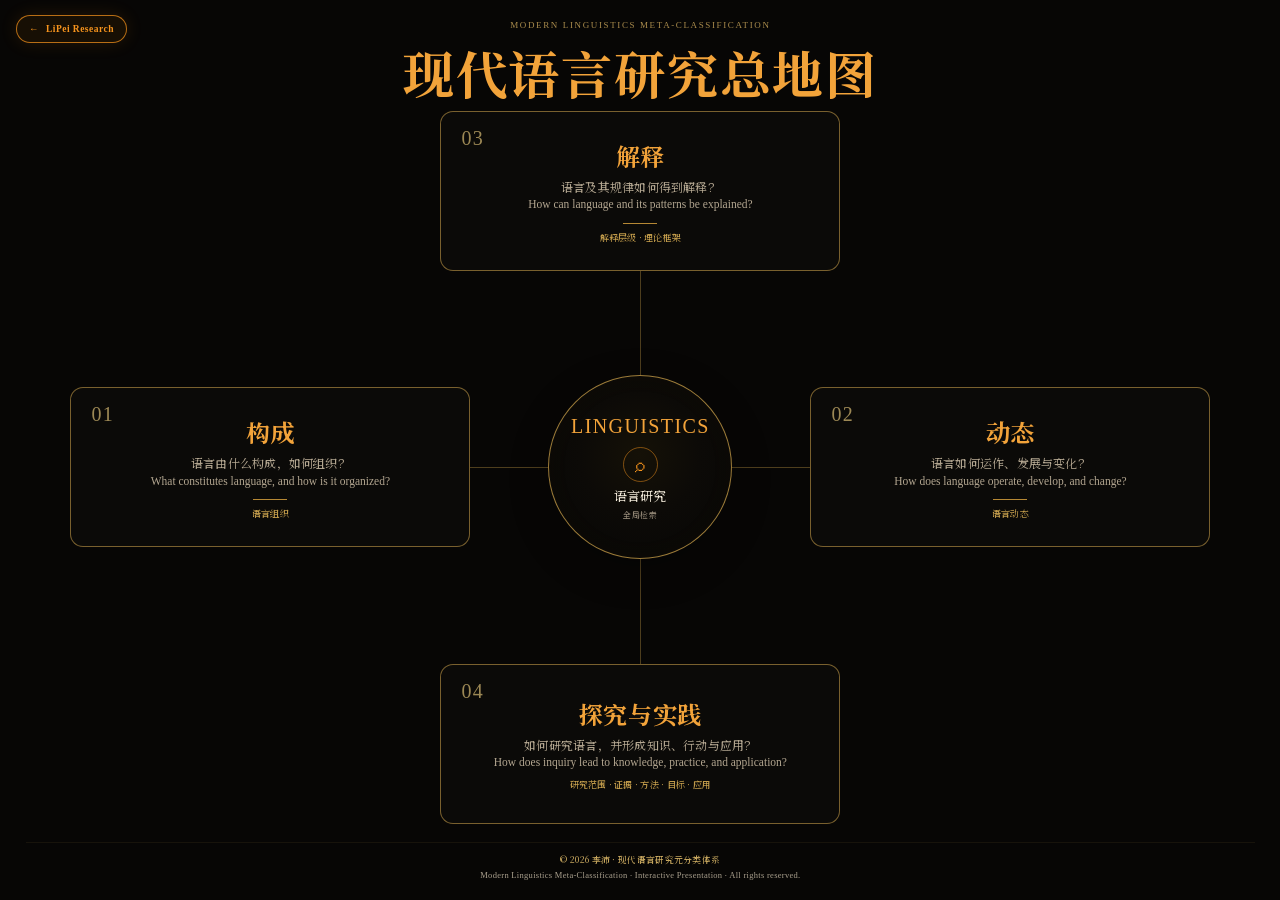
<file: linguistics-map.html>
<!doctype html>
<html lang="zh-CN">
<head>
<meta charset="utf-8">
<meta name="viewport" content="width=device-width,initial-scale=1">
<meta name="author" content="李沛">
<meta name="copyright" content="© 2026 李沛. All rights reserved.">
<meta name="description" content="现代语言研究总地图：从构成、动态、解释、探究与实践四个入口进入语言研究。© 2026 李沛。">
<title>现代语言研究总地图</title>
<link rel="preload" href="assets/fonts/noto-serif-sc-site-v4.woff2?v=20260818-5" as="font" type="font/woff2" crossorigin>
<style>
@font-face{font-family:"LiPei Serif SC";src:url("assets/fonts/noto-serif-sc-site-v4.woff2?v=20260818-5") format("woff2");font-weight:100 900;font-style:normal;font-display:block}
:root{--bg:#050505;--panel:#0a0a0a;--panel2:#10100f;--gold:#d8aa4f;--gold2:#8d6424;--gold3:#f3d27a;--orange:#f7941d;--orange-soft:#f2a33a;--text:#f4ecdc;--muted:#aaa08e;--line:rgba(216,170,79,.42);--line2:rgba(216,170,79,.14);--red:#a65146;--font-map-title:"LiPei Serif SC","Noto Serif SC","Source Han Serif SC","Songti SC","STSong","SimSun",serif;--font-map-body:"LiPei Serif SC","Noto Serif SC","Source Han Serif SC","Songti SC","STSong","SimSun",serif;--font-map-en:Georgia,"Times New Roman",serif}
*{box-sizing:border-box} html,body{margin:0;height:100%;background:var(--bg);color:var(--text);font-family:"LiPei Serif SC","Noto Serif SC","Source Han Serif SC","Songti SC","STSong","SimSun",serif;font-synthesis:none;-webkit-font-smoothing:antialiased;text-rendering:optimizeLegibility} button,input{font:inherit}
body{background:radial-gradient(circle at 50% 12%,rgba(216,170,79,.08),transparent 28%),linear-gradient(180deg,#030303,#070707 50%,#020202);overflow:hidden}
.siteBack{position:fixed;left:16px;top:15px;z-index:170;display:inline-flex;align-items:center;gap:7px;padding:8px 12px;border:1px solid rgba(247,148,29,.72);border-radius:999px;background:rgba(25,16,5,.94);backdrop-filter:blur(9px);color:var(--orange);font-family:Georgia,"Times New Roman",serif;font-size:9.5px;font-weight:600;letter-spacing:.05em;text-decoration:none;box-shadow:0 0 18px rgba(247,148,29,.12);transition:.18s}
.siteBack:hover,.siteBack:focus-visible{color:var(--gold3);border-color:var(--gold3);outline:none}
.app{height:100vh;display:grid;grid-template-rows:auto 1fr auto}
header{padding:14px 18px 10px;border-bottom:1px solid var(--line2);background:rgba(7,6,5,.94);backdrop-filter:blur(10px);z-index:20;display:flex;align-items:end;justify-content:space-between;gap:16px}
.brand .eyebrow{font-size:9px;letter-spacing:.16em;color:var(--gold);text-transform:uppercase}.brand h1{margin:4px 0 0;font-family:Georgia,"Noto Serif SC",serif;color:var(--gold3);font-size:clamp(22px,2.6vw,40px);font-weight:600}.brand .sub{font-family:Georgia,serif;color:var(--muted);font-size:11px;margin-top:3px;max-width:900px}
.tools{display:flex;gap:6px;align-items:center;flex-wrap:wrap;justify-content:flex-end}.tool{border:1px solid var(--line);background:transparent;color:var(--muted);border-radius:999px;padding:7px 10px;font-size:11px;cursor:pointer}.tool:hover,.tool.active{border-color:var(--gold3);color:var(--text);background:rgba(212,168,77,.08)}.zoomread{font-size:10px;color:var(--muted);min-width:40px;text-align:center}
.viewport{position:relative;overflow:auto;overscroll-behavior:contain;scrollbar-color:rgba(212,168,77,.34) rgba(255,255,255,.02);scrollbar-width:thin}.viewport::-webkit-scrollbar{height:10px;width:10px}.viewport::-webkit-scrollbar-thumb{background:rgba(212,168,77,.30);border-radius:999px}.viewport::-webkit-scrollbar-track{background:rgba(255,255,255,.02)}
.canvas{min-width:max-content;min-height:100%;padding:22px 28px 36px;display:flex;align-items:flex-start;gap:26px;transform-origin:0 0;transition:transform .2s ease;position:relative}.canvas:before{content:"";position:absolute;left:0;right:0;top:50%;height:1px;background:linear-gradient(90deg,transparent,rgba(212,168,77,.08),transparent);pointer-events:none}
.columnWrap{position:relative;display:flex;align-items:center}.connector{width:26px;height:2px;background:linear-gradient(90deg,var(--gold3),rgba(212,168,77,.18));box-shadow:0 0 13px rgba(212,168,77,.20);position:absolute;left:-26px;top:50%;transform:translateY(-50%)}.connector:after{content:"";position:absolute;right:-1px;top:50%;transform:translateY(-50%);width:0;height:0;border-left:7px solid var(--gold3);border-top:5px solid transparent;border-bottom:5px solid transparent}
.column{width:320px;min-height:590px;border:1px solid var(--line);border-radius:21px;background:linear-gradient(180deg,rgba(18,15,10,.98),rgba(9,8,6,.98));box-shadow:0 0 0 1px rgba(212,168,77,.08),0 18px 48px rgba(0,0,0,.34),0 0 32px rgba(212,168,77,.06);overflow:hidden;position:relative;flex:0 0 auto}.column.current{border-color:rgba(240,208,129,.65);box-shadow:0 0 0 1px rgba(240,208,129,.15),0 0 34px rgba(212,168,77,.12),0 18px 48px rgba(0,0,0,.34)}
.colHead{text-align:center;padding:17px 16px 11px;border-bottom:1px solid var(--line2)}.path{font-size:8px;letter-spacing:.12em;color:var(--gold);text-transform:uppercase}.colHead h2{margin:5px 0 2px;font-family:Georgia,"Noto Serif SC",serif;font-size:20px;color:var(--gold3)}.colHead .en{font-family:Georgia,serif;font-size:11px;color:#dfc791}.colBody{padding:10px 13px 15px}
.item{width:100%;appearance:none;display:flex;align-items:center;gap:11px;margin:8px 0;padding:11px 12px;border-radius:13px;border:1px solid rgba(212,168,77,.29);background:rgba(9,8,6,.82);color:var(--text);text-align:left;cursor:pointer;transition:.16s ease;position:relative}.item:hover{border-color:var(--gold);transform:translateX(2px);box-shadow:0 0 18px rgba(212,168,77,.11)}.item.active{border-color:var(--gold3);background:linear-gradient(180deg,rgba(69,52,20,.65),rgba(31,24,10,.88));box-shadow:0 0 0 1px rgba(240,208,129,.14),0 0 25px rgba(212,168,77,.18)}.item.cross{border-style:dashed;border-color:rgba(166,81,70,.62)}.item.cross .icon{border-color:rgba(166,81,70,.72);color:#d8948a}.item.boundary{border-style:dotted}
.icon{width:24px;height:24px;min-width:24px;border:1px solid rgba(212,168,77,.45);border-radius:8px;display:flex;align-items:center;justify-content:center;color:var(--gold3);font-size:12px}.zh{font-size:14px;font-weight:700;line-height:1.25}.en{font-family:Georgia,serif;font-size:10px;color:var(--muted);margin-top:2px}.arrow{margin-left:auto;color:var(--gold3);font-size:19px}.leaf .arrow{font-size:13px;opacity:.75}.badge{position:absolute;right:34px;top:8px;font-size:6px;letter-spacing:.1em;text-transform:uppercase;color:#d8948a}
.colNote{margin:8px 2px 0;border-top:1px dotted rgba(212,168,77,.18);padding-top:9px;font-size:9px;line-height:1.55;color:var(--muted)}.depth{position:absolute;right:12px;top:12px;width:25px;height:25px;border-radius:50%;border:1px solid var(--line);display:flex;align-items:center;justify-content:center;color:var(--gold3);font-family:Georgia,serif;font-size:12px}
.terminal{width:455px;min-height:590px;border:1px solid rgba(240,208,129,.70);border-radius:21px;background:linear-gradient(180deg,rgba(31,24,11,.96),rgba(12,10,7,.99));box-shadow:0 0 0 1px rgba(240,208,129,.14),0 0 38px rgba(212,168,77,.12),0 20px 52px rgba(0,0,0,.38);overflow:hidden;position:relative;flex:0 0 auto}.termHead{padding:18px 19px 13px;border-bottom:1px solid var(--line2)}.termKind{font-size:8px;letter-spacing:.15em;color:var(--gold);text-transform:uppercase}.termHead h2{font-family:Georgia,"Noto Serif SC",serif;color:var(--gold3);font-size:25px;margin:6px 0 2px}.termHead .en{font-size:12px}.termPath{margin-top:10px;border-left:2px solid var(--red);padding:6px 9px;color:var(--muted);font-size:9px;line-height:1.5;background:rgba(255,255,255,.012)}.termBody{padding:14px 18px 18px}.summary{font-family:Georgia,"Noto Serif SC",serif;color:#f3e7cf;font-size:15px;line-height:1.65;margin:0 0 13px}.termBox{border-top:1px solid var(--line2);padding-top:8px;margin-top:9px}.termBox b{display:block;color:var(--gold3);font-size:10px;margin-bottom:5px}.termBox p{margin:0;color:#ded4c1;font-size:11px;line-height:1.62}.termTheory{border:1px solid rgba(212,168,77,.17);border-radius:12px;padding:10px 11px;background:rgba(212,168,77,.035);margin-top:9px}.termTheory b{color:var(--gold3);display:block;font-size:10px;margin-bottom:5px}.termTheory p{margin:0;color:#e5dbc6;font-size:11px;line-height:1.65}.termTags{display:flex;gap:6px;flex-wrap:wrap;margin-top:12px}.termTag{border:1px solid var(--line2);border-radius:999px;padding:5px 8px;color:var(--muted);font-size:8px}.closeTerm{position:absolute;right:12px;top:12px;width:28px;height:28px;border-radius:50%;border:1px solid var(--line);background:transparent;color:var(--gold3);cursor:pointer}
footer{border-top:1px solid var(--line2);background:rgba(7,6,5,.96);z-index:20}.facetRow{padding:8px 12px 6px;display:flex;align-items:center;gap:8px;overflow:auto}.facet{min-width:118px;height:58px;border:1px solid var(--line2);border-radius:12px;background:rgba(12,10,7,.8);padding:7px 9px;display:flex;gap:7px;align-items:flex-start;color:var(--text);cursor:pointer}.facet:hover{border-color:var(--gold)}.facet.active{border-color:var(--gold3);background:rgba(68,52,20,.42);box-shadow:0 0 20px rgba(212,168,77,.12)}.facet .n{font-family:Georgia,serif;color:var(--gold3);font-size:18px}.facet .t{font-size:9.5px;line-height:1.28;color:var(--text)}.copyright{border-top:1px solid rgba(212,168,77,.08);padding:5px 14px 7px;display:flex;justify-content:space-between;gap:14px;align-items:center;color:#7f7564;font-size:8.5px;letter-spacing:.03em}.copyright strong{color:#a99469;font-weight:500}.copyright .framework{font-family:Georgia,serif}
@media(max-width:700px){header{align-items:flex-start;flex-direction:column}.copyright{align-items:flex-start;flex-direction:column}.canvas{padding:14px 14px 28px;gap:18px}.column{width:280px;min-height:540px}.terminal{width:350px;min-height:540px}.connector{width:18px;left:-18px}}

/* ===== First-principles landing · clean academic entrance ===== */
.entry{
 position:fixed;inset:0;z-index:80;
 background:#070605;color:var(--text);overflow:auto;
}
.entry.hidden{display:none}
.entryInner{
 min-height:100vh;display:grid;
 grid-template-rows:auto minmax(500px,1fr) auto auto;
 padding:20px 26px 14px;
}
.entryTop{text-align:center;position:relative;z-index:2}
.entryKicker{
 font-family:Georgia,"Times New Roman",serif;
 color:#a98b4c;font-size:9px;letter-spacing:.18em;text-transform:uppercase
}
.entryTitle{
 margin:5px 0 0;
 font-family:var(--font-map-title);
 color:var(--orange-soft);
 font-size:clamp(30px,4vw,58px);
 font-weight:700;letter-spacing:.035em
}
.entrySubtitle{
 margin-top:3px;color:#9f927d;
 font-family:Georgia,"Times New Roman",serif;
 font-size:10.5px;letter-spacing:.035em
}

/* Main first-principles stage */
.entryStage{
 width:min(1250px,95vw);
 min-height:540px;
 margin:2px auto 8px;
 position:relative;
}
.entryCenter{
 position:absolute;left:50%;top:50%;transform:translate(-50%,-50%);
 width:220px;height:220px;border-radius:50%;
 display:flex;flex-direction:column;align-items:center;justify-content:center;
 border:1.5px solid #c79a3c;
 outline:1px solid rgba(199,154,60,.55);
 outline-offset:8px;
 background:#090806;
 box-shadow:none;
 z-index:3;
 cursor:pointer;
}
.entryCenter:hover,.entryCenter:focus-visible{border-color:var(--orange);box-shadow:0 0 28px rgba(247,148,29,.12);outline:none}
.centerSearchIcon{display:grid;place-items:center;width:35px;height:35px;margin:9px 0 2px;border:1px solid rgba(247,148,29,.48);border-radius:50%;color:var(--orange);font-family:Georgia,"Times New Roman",serif;font-size:19px;line-height:1;transition:.2s}
.entryCenter:hover .centerSearchIcon,.entryCenter:focus-visible .centerSearchIcon{border-color:var(--orange);background:rgba(247,148,29,.07);transform:scale(1.05)}
.centerSearchHint{margin-top:4px;color:#8f8473;font-size:8px;letter-spacing:.08em}
.entryCenter .big{
 font-family:Georgia,"Times New Roman",serif;
 color:var(--gold3);font-size:27px;letter-spacing:.055em
}
.entryCenter .small{
 margin-top:8px;
 color:#d6c7a7;
 font-family:var(--font-map-title);
 font-size:17px
}
/* explicitly suppress old decorative center dot if inherited */
.entryCenter .dot{display:none}

/* Only meaningful directional connectors */
.entryArrow{
 position:absolute;z-index:1;background:#c79a3c;opacity:.9;
}
.entryArrow.h{height:1px}
.entryArrow.v{width:1px}
.entryArrow.left{
 top:50%;left:calc(50% - 298px);width:180px
}
.entryArrow.right{
 top:50%;left:calc(50% + 118px);width:180px
}
.entryArrow.top{
 left:50%;top:calc(50% - 198px);height:80px
}
.entryArrow.bottom{
 left:50%;top:calc(50% + 118px);height:80px
}
.entryArrow.left:before{
 content:"";position:absolute;left:-1px;top:50%;transform:translate(-100%,-50%);
 border-right:8px solid #c79a3c;border-top:5px solid transparent;border-bottom:5px solid transparent
}
.entryArrow.right:after{
 content:"";position:absolute;right:-1px;top:50%;transform:translate(100%,-50%);
 border-left:8px solid #c79a3c;border-top:5px solid transparent;border-bottom:5px solid transparent
}
.entryArrow.top:before{
 content:"";position:absolute;top:-1px;left:50%;transform:translate(-50%,-100%);
 border-bottom:8px solid #c79a3c;border-left:5px solid transparent;border-right:5px solid transparent
}
.entryArrow.bottom:after{
 content:"";position:absolute;bottom:-1px;left:50%;transform:translate(-50%,100%);
 border-top:8px solid #c79a3c;border-left:5px solid transparent;border-right:5px solid transparent
}

.principle{
 position:absolute;
 width:340px;min-height:130px;padding:17px 20px 15px;
 border:1px solid rgba(212,168,77,.55);border-radius:13px;
 background:#0b0a08;color:var(--text);
 text-align:center;cursor:pointer;
 box-shadow:none;transition:.16s ease;z-index:4;
}
.principle:hover{
 border-color:var(--gold3);
 background:#100d08;
 transform:translateY(-2px);
}
.principle .num{
 display:inline-flex;align-items:center;justify-content:center;
 width:36px;height:36px;border-radius:50%;
 border:1px solid #c79a3c;
 color:var(--gold3);font-family:Georgia,serif;font-size:20px;
 margin-right:8px;vertical-align:middle
}
.principle .q{
 font-family:var(--font-map-title);
 color:var(--orange-soft);font-size:21px;font-weight:700;vertical-align:middle
}
.principle .qe{
 display:block;margin:5px 0 0;
 color:#b3a690;font-family:Georgia,serif;font-size:11.5px
}
.principle .sep{
 display:block;width:34px;height:1px;background:#b68834;
 margin:10px auto 8px
}
.principle .maps{
 display:block;margin:0;color:#c09a4a;
 font-size:9px;letter-spacing:.025em
}
.p1{left:0;top:50%;transform:translateY(-50%)}
.p1:hover{transform:translateY(calc(-50% - 2px))}
.p2{right:0;top:50%;transform:translateY(-50%)}
.p2:hover{transform:translateY(calc(-50% - 2px))}
.p3{left:50%;top:0;transform:translateX(-50%)}
.p3:hover{transform:translate(-50%,-2px)}
.p4{
 left:50%;bottom:0;transform:translateX(-50%);
 width:500px;min-height:125px
}
.p4:hover{transform:translate(-50%,-2px)}

/* old decorative elements are intentionally removed */
.entryOrbit,.entryLine{display:none!important}

/* chooser remains inside the same visual system */
.principleChooser{
 position:absolute;z-index:20;width:350px;padding:10px;
 border:1px solid rgba(240,208,129,.62);border-radius:12px;
 background:#0b0a08;
 box-shadow:0 16px 36px rgba(0,0,0,.42);
 display:none
}
.principleChooser.show{display:block}
.principleChooser h4{
 margin:2px 5px 9px;color:var(--gold3);font-size:12px;font-weight:600
}
.chooserBtn{
 width:100%;border:1px solid rgba(212,168,77,.24);
 background:#090806;color:var(--text);
 border-radius:9px;padding:9px 10px;margin:5px 0;text-align:left;cursor:pointer
}
.chooserBtn:hover{border-color:var(--gold3);background:#100d08}
.chooserBtn span{color:#dfbd71;margin-right:7px}
.chooserBtn small{color:#9d917c}

/* Nine-facet direct academic navigation */
.entryFacetsWrap{
 width:min(1500px,98vw);margin:0 auto;
 border-top:1px solid rgba(212,168,77,.38);
 padding-top:9px
}
.entryFacetsTitle{
 text-align:center;color:#c9a85e;
 font-family:var(--font-map-title);
 font-size:15px;letter-spacing:.16em;margin-bottom:8px
}
.entryFacets{
 display:grid;grid-template-columns:repeat(9,minmax(100px,1fr));gap:6px
}
.entryFacet{
 min-height:77px;
 border:1px solid rgba(212,168,77,.29);border-radius:9px;
 background:#0a0907;color:var(--text);cursor:pointer;padding:9px 8px;
 display:flex;gap:7px;align-items:flex-start;text-align:left
}
.entryFacet:hover{border-color:var(--gold3);background:#100d08}
.entryFacet .n{
 width:24px;height:24px;min-width:24px;border-radius:50%;
 border:1px solid #b58c3c;
 display:flex;align-items:center;justify-content:center;
 font-family:Georgia,serif;color:var(--gold3);font-size:13px
}
.entryFacet .t{font-size:9.5px;line-height:1.35}
.entryCopyright{
 width:min(1500px,98vw);margin:10px auto 0;padding-top:8px;
 border-top:1px solid rgba(212,168,77,.08);
 text-align:center;color:#8f8063;font-size:8.5px;letter-spacing:.035em
}
.entryCopyright strong{color:#c6a65e;font-weight:500}
.entryCopyright .en{margin-left:8px;font-size:8.5px}
.backOverview{display:none}
body.inFacet .backOverview{display:inline-block}

/* ===== Scholarly apparatus & retrieval layer ===== */
.entryActions{display:flex;justify-content:center;gap:8px;margin-top:10px;flex-wrap:wrap}
.metaBtn,.searchBtn{border:1px solid var(--line);background:rgba(212,168,77,.035);color:#d9c69e;border-radius:999px;padding:8px 13px;font-size:11px;cursor:pointer}
.metaBtn:hover,.searchBtn:hover{border-color:var(--gold3);color:var(--text)}
.overlay{position:fixed;inset:0;z-index:120;background:rgba(3,3,2,.82);backdrop-filter:blur(9px);display:none;align-items:center;justify-content:center;padding:22px}
.overlay.show{display:flex}.dialog{width:min(900px,96vw);max-height:88vh;overflow:auto;border:1px solid rgba(240,208,129,.55);border-radius:20px;background:#0c0a07;box-shadow:0 24px 80px #000;padding:22px;position:relative}
.dialog h2{margin:0 40px 5px 0;color:var(--gold3);font-family:var(--font-map-title);font-size:25px}.dialogLead{color:var(--muted);font-family:var(--font-map-body);font-size:12px;line-height:1.7;margin:0 0 16px}.dialogClose{position:absolute;right:15px;top:15px;width:32px;height:32px;border-radius:50%;border:1px solid var(--line);background:transparent;color:var(--gold3);cursor:pointer}
.axioms{display:grid;grid-template-columns:repeat(2,minmax(0,1fr));gap:9px}.axiom{border:1px solid var(--line2);border-radius:13px;padding:12px;background:rgba(212,168,77,.025)}.axiom b{display:block;color:var(--gold3);font-size:11px;margin-bottom:5px}.axiom p{margin:0;color:#d8cdb8;font-size:11px;line-height:1.62}
.examplePath{margin-top:13px;border-left:2px solid var(--red);padding:10px 12px;background:rgba(166,81,70,.05);color:#d9cfbd;font-size:11px;line-height:1.7}.examplePath strong{color:#e7b0a8}
.searchInput{width:100%;border:1px solid var(--line);border-radius:12px;background:#070605;color:var(--text);padding:12px 14px;font-size:14px;outline:none}.searchInput:focus{border-color:var(--gold3)}
.searchMeta{color:var(--muted);font-size:10px;margin:9px 2px}.searchResults{display:grid;gap:7px}.searchResult{width:100%;border:1px solid var(--line2);border-radius:12px;background:rgba(255,255,255,.015);color:var(--text);padding:10px 12px;text-align:left;cursor:pointer}.searchResult:hover,.searchResult:focus{border-color:var(--gold)}.searchResult b{display:block;color:var(--gold3);font-size:13px}.searchResult span{display:block;color:var(--muted);font-size:10px;margin-top:3px}.emptyState{padding:24px;text-align:center;color:var(--muted);font-size:12px}
.statusLine{display:flex;gap:7px;align-items:center;margin:4px 0 12px}.statusPill{border:1px solid rgba(212,168,77,.25);border-radius:999px;padding:4px 7px;color:#bbaa89;font-size:8px}.statusPill.draft{border-style:dashed;color:#d8948a}.termActions{display:flex;gap:6px;flex-wrap:wrap;margin-top:12px}.termAction{border:1px solid var(--line);border-radius:999px;background:transparent;color:var(--muted);padding:6px 9px;font-size:9px;cursor:pointer}.termAction:hover{color:var(--text);border-color:var(--gold3)}
.liveNote{position:fixed;right:16px;bottom:88px;z-index:150;border:1px solid var(--line);border-radius:10px;background:#151109;color:var(--text);padding:9px 12px;font-size:10px;opacity:0;transform:translateY(8px);pointer-events:none;transition:.2s}.liveNote.show{opacity:1;transform:none}
button:focus-visible,input:focus-visible{outline:2px solid var(--gold3);outline-offset:2px}

/* ===== Centered vertical exploration ===== */
.canvas{min-width:0;width:100%;min-height:100%;padding:30px 20px 84px;display:flex;flex-direction:column;align-items:center;gap:38px;transform-origin:50% 0}
.canvas:before{left:50%;right:auto;top:0;bottom:0;width:1px;height:auto;background:linear-gradient(180deg,transparent,rgba(212,168,77,.10) 8%,rgba(212,168,77,.10) 92%,transparent)}
.columnWrap{width:min(720px,calc(100vw - 56px));display:flex;flex-direction:column;align-items:center;animation:revealDown .24s ease both}
.connector{width:2px;height:38px;left:50%;top:-38px;transform:translateX(-50%);background:linear-gradient(180deg,rgba(212,168,77,.18),var(--gold3))}
.connector:after{right:auto;left:50%;top:auto;bottom:-1px;transform:translateX(-50%);border-left:5px solid transparent;border-right:5px solid transparent;border-top:7px solid var(--gold3);border-bottom:0}
.column,.terminal{width:100%;min-height:0;flex:none}
.colBody{display:grid;grid-template-columns:repeat(2,minmax(0,1fr));gap:8px 10px;padding:13px 15px 17px}
.item{margin:0;min-height:57px}.item:hover{transform:translateY(-1px)}
.colNote{grid-column:1/-1}.terminal{max-width:720px}
@keyframes revealDown{from{opacity:0;transform:translateY(-9px)}to{opacity:1;transform:none}}

/* Optical centering for the four first-principles numerals */
.principle .num{display:inline-grid;place-items:center;line-height:1;vertical-align:middle;padding:0 0 1px;font-variant-numeric:lining-nums tabular-nums}
.principle .qe{font-family:var(--font-map-body);line-height:1.45}

/* ===== In-place first-principles mind map ===== */
.entryStage{transition:min-height .3s ease}
.entryStage.exploring{min-height:680px}
.entryStage.exploring .entryCenter{opacity:.12;filter:grayscale(.5);transition:.25s}
.entryStage.exploring .entryArrow{opacity:.10;transition:.25s}
.entryStage.exploring .principle{opacity:.12;filter:saturate(.35);pointer-events:none;transition:left .35s ease,right .35s ease,top .35s ease,bottom .35s ease,opacity .25s ease,filter .25s ease}
.entryStage.exploring .principle.mmActive{opacity:1;filter:none;pointer-events:auto;z-index:24;box-shadow:0 0 0 1px rgba(240,208,129,.14),0 16px 42px rgba(0,0,0,.42)}
.entryStage.explore-1 .p1{left:62%;top:50%}
.entryStage.explore-2 .p2{right:62%;top:50%}
.entryStage.explore-3 .p3{top:0}
.entryStage.explore-4 .p4{bottom:0}
.entryMindmap{position:absolute;inset:0;z-index:18;pointer-events:none;display:none}
.entryStage.exploring .entryMindmap{display:flex;gap:32px;align-items:flex-start;pointer-events:none}
.entryStage.explore-1 .entryMindmap{right:calc(38% + 360px);left:auto;top:50%;bottom:auto;transform:translateY(-50%);flex-direction:row-reverse;justify-content:flex-start}
.entryStage.explore-2 .entryMindmap{left:calc(38% + 360px);right:auto;top:50%;bottom:auto;transform:translateY(-50%);flex-direction:row;justify-content:flex-start}
.entryStage.explore-3 .entryMindmap{left:calc(50% - 145px);right:auto;top:158px;bottom:auto;flex-direction:row}
.entryStage.explore-4 .entryMindmap{left:calc(50% - 145px);right:auto;top:auto;bottom:148px;flex-direction:row}
.mmLevel{width:290px;max-height:510px;overflow:auto;flex:0 0 290px;border:1px solid rgba(212,168,77,.48);border-radius:16px;background:linear-gradient(180deg,rgba(18,15,10,.99),rgba(8,7,5,.99));box-shadow:0 18px 45px rgba(0,0,0,.42);padding:10px;pointer-events:auto;position:relative;animation:mmGrow .22s ease both}
.mmLevel:before{content:"";position:absolute;top:50%;width:33px;height:1px;background:var(--gold2)}
.entryStage.explore-1 .mmLevel:before{right:-33px}.entryStage:not(.explore-1) .mmLevel:before{left:-33px}.mmLevel:first-child:before{display:none}
.mmHead{text-align:center;padding:4px 30px 9px;border-bottom:1px solid var(--line2);margin-bottom:8px}.mmHead b{display:block;color:var(--gold3);font-family:Georgia,"Noto Serif SC","Songti SC",serif;font-size:16px}.mmHead span{display:block;color:var(--muted);font-family:Georgia,serif;font-size:9px;margin-top:2px}
.mmNode{width:100%;display:flex;align-items:center;gap:9px;border:1px solid rgba(212,168,77,.23);border-radius:11px;background:rgba(8,7,5,.82);color:var(--text);padding:9px 10px;margin:7px 0;text-align:left;cursor:pointer;font-family:var(--font-map-body)}.mmNode:hover,.mmNode.active{border-color:var(--gold3);background:rgba(68,52,20,.45)}.mmNode .mi{width:22px;height:22px;flex:0 0 22px;border:1px solid var(--line);border-radius:7px;display:grid;place-items:center;color:var(--gold3);font-size:11px}.mmNode b{display:block;font-size:12px}.mmNode small{display:block;color:var(--muted);font-family:Georgia,serif;font-size:8.5px;margin-top:2px}.mmNode .ma{margin-left:auto;color:var(--gold3)}
.mmNode>span:nth-child(2){min-width:0;flex:1}.mmNode b,.mmNode small{overflow-wrap:anywhere}
.mmTerminal{width:330px;flex-basis:330px;padding:15px}.mmTerminal h3{margin:3px 26px 3px 0;color:var(--gold3);font-family:Georgia,"Noto Serif SC","Songti SC",serif;font-size:20px}.mmTerminal .mmen{color:var(--muted);font-family:Georgia,serif;font-size:10px}.mmTerminal p{color:#ddd2bf;font-size:10.5px;line-height:1.68}.mmClose{position:absolute;right:9px;top:9px;border:1px solid var(--line);border-radius:50%;width:25px;height:25px;background:transparent;color:var(--gold3);cursor:pointer}.mmExit{position:absolute;right:8px;top:8px;z-index:40;border:1px solid var(--line);border-radius:999px;background:#0b0a08;color:var(--muted);padding:7px 10px;font-size:9px;pointer-events:auto;cursor:pointer}.mmExit:hover{color:var(--text);border-color:var(--gold3)}
@keyframes mmGrow{from{opacity:0;transform:scale(.97)}to{opacity:1;transform:none}}

/* ===== Focus map v2: fixed anchors, compact depth window ===== */
:root{--font-map-title:"LiPei Serif SC","Noto Serif SC","Source Han Serif SC","Songti SC",Georgia,serif;--font-map-body:"LiPei Serif SC","Noto Serif SC","Source Han Serif SC","Songti SC",serif;--font-map-en:Georgia,"Times New Roman",serif}
.entryStage{width:min(1700px,96vw)}
.entryStage .p1,.entryStage.explore-1 .p1{left:calc(50% - 450px);right:auto;top:50%;bottom:auto;transform:translateY(-50%)}
.entryStage .p2,.entryStage.explore-2 .p2{right:calc(50% - 450px);left:auto;top:50%;bottom:auto;transform:translateY(-50%)}
.entryStage .p3,.entryStage.explore-3 .p3{left:50%;right:auto;top:0;bottom:auto;transform:translateX(-50%)}
.entryStage .p4,.entryStage.explore-4 .p4{left:50%;right:auto;bottom:0;top:auto;transform:translateX(-50%)}
.entryStage .p1:hover{transform:translateY(calc(-50% - 2px))}.entryStage .p2:hover{transform:translateY(calc(-50% - 2px))}.entryStage .p3:hover,.entryStage .p4:hover{transform:translate(-50%,-2px)}
.entryStage.exploring .principle.mmActive{transform:inherit}
.entryStage.exploring .p1.mmActive,.entryStage.exploring .p2.mmActive{transform:translateY(-50%)}.entryStage.exploring .p3.mmActive,.entryStage.exploring .p4.mmActive{transform:translateX(-50%)}
.entryStage.explore-1 .entryMindmap{right:calc(50% + 470px);left:auto;top:50%;bottom:auto;transform:translateY(-50%);flex-direction:row-reverse}
.entryStage.explore-2 .entryMindmap{left:calc(50% + 470px);right:auto;top:50%;bottom:auto;transform:translateY(-50%);flex-direction:row}
.entryStage.explore-3 .entryMindmap{left:calc(50% - 105px);right:auto;top:150px;bottom:auto;transform:none;flex-direction:row}
.entryStage.explore-4 .entryMindmap{left:calc(50% - 105px);right:auto;bottom:146px;top:auto;transform:none;flex-direction:row}
.entryStage.exploring .entryMindmap{gap:18px}
.mmLevel{width:210px;flex:0 0 210px;max-height:430px;padding:8px;border-radius:13px;overflow:auto;scrollbar-width:thin}
.mmHead{padding:3px 22px 7px;margin-bottom:5px}.mmHead b{font-family:var(--font-map-title);font-size:14px}.mmHead span{font-family:var(--font-map-en);font-size:8px}
.mmNode{min-height:45px;margin:5px 0;padding:7px 8px;font-family:var(--font-map-body)}.mmNode .mi{width:20px;height:20px;flex-basis:20px}.mmNode b{font-family:var(--font-map-title);font-size:11px}.mmNode small{font-family:var(--font-map-en);font-size:7.5px}.mmNode:not(.active){opacity:.88}.mmNode.active{opacity:1}
.mmTrail{position:fixed;left:50%;top:78px;transform:translateX(-50%);z-index:125;display:flex;align-items:center;gap:5px;max-width:86vw;overflow:auto;padding:6px 9px;border:1px solid var(--line2);border-radius:999px;background:rgba(7,6,5,.92);pointer-events:auto;white-space:nowrap}.mmTrail button{border:0;background:transparent;color:#bbaa89;font-family:var(--font-map-title);font-size:9px;cursor:pointer}.mmTrail button:last-of-type{color:var(--gold3)}.mmTrail span{color:var(--gold2);font-size:9px}
.mmExit{position:fixed;right:18px;top:18px;z-index:126;font-family:var(--font-map-body)}
.mmDrawer{position:fixed;z-index:140;right:18px;top:72px;bottom:18px;width:min(430px,calc(100vw - 36px));overflow:auto;border:1px solid rgba(240,208,129,.64);border-radius:18px;background:linear-gradient(180deg,#181208,#090806);box-shadow:0 24px 80px rgba(0,0,0,.68);padding:21px;animation:drawerIn .22s ease both}.mmDrawerClose{position:absolute;right:13px;top:13px;width:29px;height:29px;border-radius:50%;border:1px solid var(--line);background:transparent;color:var(--gold3);cursor:pointer}.mmDrawerKind{color:var(--gold);font-family:var(--font-map-en);font-size:8px;letter-spacing:.14em}.mmDrawer h3{margin:7px 35px 2px 0;color:var(--gold3);font-family:var(--font-map-title);font-size:25px}.mmDrawer .mmen{color:var(--muted);font-family:var(--font-map-en);font-size:10px}.mmDrawer p{color:#dcd1bd;font-family:var(--font-map-body);font-size:11px;line-height:1.72}.mmDrawer .mmSummary{font-family:var(--font-map-title);font-size:14px;color:#f0e5d0}.mmDrawer section{border-top:1px solid var(--line2);padding-top:9px;margin-top:10px}.mmDrawer section>b{color:var(--gold3);font-family:var(--font-map-body);font-size:10px}
@keyframes drawerIn{from{opacity:0;transform:translateX(16px)}to{opacity:1;transform:none}}
.entryFacetsWrap,footer,.termTags{display:none!important}.app{grid-template-rows:auto 1fr}
.principle .q,.mmHead b,.mmNode b{font-family:var(--font-map-title)}.principle .qe{font-family:var(--font-map-title)}
.principle .q{font-family:var(--font-map-title)!important;font-weight:700!important}
.mmTrail,.mmExit{display:none!important}
.mmHead{position:relative}.mmBack{position:absolute;left:1px;top:0;width:24px;height:24px;border:1px solid var(--line);border-radius:50%;background:transparent;color:var(--gold3);cursor:pointer;font-family:var(--font-map-title);font-size:17px;line-height:1}
.mmInlineDetail{width:300px;flex-basis:300px;max-height:430px;padding:16px;overflow:auto;position:relative}.mmInlineDetail h3{margin:5px 30px 2px 0;color:var(--gold3);font-family:var(--font-map-title);font-size:21px}.mmInlineDetail .mmen{color:var(--muted);font-family:var(--font-map-en);font-size:9px}.mmInlineDetail p{color:#dcd1bd;font-family:var(--font-map-body);font-size:10px;line-height:1.66}.mmInlineDetail .mmSummary{font-family:var(--font-map-title);font-size:12px;color:#f0e5d0}.mmInlineDetail section{border-top:1px solid var(--line2);padding-top:7px;margin-top:8px}.mmInlineDetail section>b{color:var(--gold3);font-family:var(--font-map-body);font-size:9px}.mmInlineDetail .mmDrawerClose{position:absolute;right:8px;top:8px;width:25px;height:25px;border-radius:50%;border:1px solid var(--line);background:transparent;color:var(--gold3);cursor:pointer}.mmInlineDetail .mmDrawerKind{color:var(--gold);font-family:var(--font-map-en);font-size:7px;letter-spacing:.12em}
/* Overlapping focus stack: covered panels retain a clickable exposed edge. */
.entryStage.exploring .entryMindmap{gap:0}
.entryMindmap>.mmLevel{transition:opacity .2s ease,filter .2s ease,transform .22s ease,box-shadow .22s ease}
.entryMindmap>.mmLevel+.mmLevel{margin-left:-142px}
.entryStage.explore-1 .entryMindmap>.mmLevel+.mmLevel{margin-left:0;margin-right:-142px}
.entryMindmap>.mmLevel.mmCovered{opacity:.38;filter:saturate(.42) brightness(.72);cursor:pointer;transform:none}
.entryMindmap>.mmLevel.mmFocused{opacity:1;filter:none;transform:none;box-shadow:0 20px 55px rgba(0,0,0,.58),0 0 0 1px rgba(240,208,129,.12)}
.entryMindmap>.mmLevel.mmCovered{animation:none!important}
/* Explicit typography roles; do not depend on per-tree font fallback. */
.mmHead b,.mmInlineDetail h3{font-family:var(--font-map-title)!important;font-weight:700!important}
.mmNode b,.mmInlineDetail section>b{font-family:var(--font-map-title)!important;font-weight:700!important}
.mmHead span,.mmNode small,.mmInlineDetail .mmen{font-family:Georgia,"Times New Roman",serif!important}
/* Complete typography coverage for the explanation/inquiry choosers. */
.principleChooser h4,.chooserBtn span{font-family:var(--font-map-title)!important;font-weight:700!important}
.chooserBtn small{font-family:Georgia,"Times New Roman",serif!important}
/* The explanation/inquiry first level is an ordinary tree level, not a special facet picker. */
.principleChooser{width:210px;padding:8px;border-radius:13px;background:linear-gradient(180deg,rgba(18,15,10,.99),rgba(8,7,5,.99))}
.principleChooser .chooserBtn.mmNode{display:flex;width:100%;min-height:45px;margin:5px 0;padding:7px 8px;border-radius:11px;font-family:var(--font-map-body);color:var(--text)}
.principleChooser .chooserBtn.mmNode>span{margin:0;color:inherit}
.principleChooser .chooserBtn.mmNode .mi{color:var(--gold3);font-family:Georgia,"Times New Roman",serif;font-size:10px;font-weight:400}
.principleChooser .chooserBtn.mmNode b{display:block;color:var(--text);font-family:var(--font-map-title)!important;font-size:11px!important;font-weight:700!important;line-height:1.25}
.principleChooser .chooserBtn.mmNode small{display:block;color:var(--muted);font-family:Georgia,"Times New Roman",serif!important;font-size:7.5px!important;font-weight:400;line-height:1.2;margin-top:2px}
.principleChooser .chooserBtn.mmNode .ma{margin-left:auto;color:var(--gold3);font-size:14px}
/* Quiet central mark: one ring, no diagrammatic crosshair. */
.entryCenter{width:184px;height:184px;border:1px solid rgba(212,168,77,.72);outline:0!important;background-color:#090806;background-image:radial-gradient(circle at 50% 43%,#151107 0%,#0c0a07 44%,#090806 72%);box-shadow:inset 0 0 30px rgba(212,168,77,.025),0 12px 38px rgba(0,0,0,.26);isolation:isolate}
.entryCenter .big{font-size:20px;letter-spacing:.07em;color:var(--orange-soft)}.entryCenter .small{margin-top:2px;font-size:13px;color:var(--ivory,#f4ecdc)}
.entryArrow{display:none!important}
.entryCopyright{position:relative;padding-left:34px;padding-right:34px}
.aboutInfo{position:absolute;right:5px;top:3px;width:22px;height:22px;display:grid;place-items:center;border:1px solid rgba(212,168,77,.34);border-radius:50%;background:transparent;color:#a99469;font-family:Georgia,"Times New Roman",serif;font-size:11px;font-style:italic;line-height:1;cursor:pointer;transition:.18s ease}
.aboutInfo:hover,.aboutInfo:focus-visible{color:var(--gold3);border-color:var(--gold3);background:rgba(212,168,77,.06)}
/* Four equal primary chapters with editorial indices. */
.entryStage{min-height:580px}
.principle.p1,.principle.p2,.principle.p3,.principle.p4{width:400px;height:160px;min-height:160px;padding:22px 24px 18px}
.entryStage .p1,.entryStage.explore-1 .p1{left:calc(50% - 570px);right:auto;top:50%;bottom:auto}
.entryStage .p2,.entryStage.explore-2 .p2{right:calc(50% - 570px);left:auto;top:50%;bottom:auto}
.entryStage .p3,.entryStage.explore-3 .p3{left:50%;right:auto;top:0;bottom:auto}
.entryStage .p4,.entryStage.explore-4 .p4{left:50%;right:auto;bottom:0;top:auto}
.principle.p1 .num,.principle.p2 .num,.principle.p3 .num,.principle.p4 .num{position:absolute;left:20px;top:16px;width:auto;height:auto;min-width:0;padding:0;border:0;border-radius:0;margin:0;color:rgba(240,208,129,.64);font-family:Georgia,"Times New Roman",serif!important;font-size:30px!important;font-weight:400!important;line-height:1!important;letter-spacing:.07em;font-variant-numeric:lining-nums tabular-nums}
.principle .q{display:inline-block;margin-top:0}
/* Straight structural connectors, without arrowheads. */
.entryArrow{display:block!important;background:rgba(212,168,77,.48);opacity:.72!important}
.entryArrow:before,.entryArrow:after{display:none!important}
.entryArrow.left{top:50%;left:calc(50% - 170px);width:170px;height:1px}
.entryArrow.right{top:50%;left:50%;width:170px;height:1px}
.entryArrow.top{left:50%;top:160px;width:1px;height:calc(50% - 160px)}
.entryArrow.bottom{left:50%;top:50%;width:1px;height:calc(50% - 160px)}
.entryCopyright{padding-left:0;padding-right:0}
.entryStage.explore-1 .entryMindmap{right:calc(50% + 590px)}
.entryStage.explore-2 .entryMindmap{left:calc(50% + 590px)}
.entryStage.explore-3 .entryMindmap{top:180px}
.entryStage.explore-4 .entryMindmap{bottom:180px}
/* Primary structure remains visually continuous while a branch is open. */
.entryStage.exploring .entryArrow{display:block!important;opacity:.72!important;background:rgba(212,168,77,.48)!important}
/* Keep the connector cross physically behind an opaque center while dimming only its label. */
.entryStage.exploring .entryCenter{opacity:1!important;filter:none!important;background-color:#090806!important;background-image:radial-gradient(circle at 50% 43%,#100d07 0%,#0b0906 48%,#090806 74%)!important;border-color:rgba(212,168,77,.12)!important;box-shadow:none!important}
.entryStage.exploring .entryCenter{pointer-events:none}
.entryStage.exploring .entryCenter .big,.entryStage.exploring .entryCenter .small,.entryStage.exploring .entryCenter .centerSearchIcon,.entryStage.exploring .entryCenter .centerSearchHint{opacity:.12;filter:grayscale(.5);transition:opacity .25s ease,filter .25s ease}
/* Keep scrolling functional without browser-native bars cutting through cards. */
.mmLevel{overflow-x:hidden!important;scrollbar-width:none!important;-ms-overflow-style:none}
.mmLevel::-webkit-scrollbar{display:none;width:0;height:0}
/* Dealing-card entrance plus the existing focus transition. */
.entryMindmap>.mmLevel{animation:mmDealRight .34s cubic-bezier(.2,.78,.24,1) backwards}
.entryStage.explore-1 .entryMindmap>.mmLevel{animation-name:mmDealLeft}
.entryStage.explore-3 .entryMindmap>.mmLevel{animation-name:mmDealDown}
.entryStage.explore-4 .entryMindmap>.mmLevel{animation-name:mmDealUp}
.principleChooser.show{animation:mmChooserIn .24s cubic-bezier(.2,.78,.24,1) both}
/* One immutable type scale for all four first-principles cards. */
.principle.p1 .q,.principle.p2 .q,.principle.p3 .q,.principle.p4 .q{font-family:var(--font-map-title)!important;font-size:24px!important;font-weight:700!important;line-height:1.2!important;letter-spacing:.025em!important;vertical-align:middle!important}
.principle.p1 .num,.principle.p2 .num,.principle.p3 .num,.principle.p4 .num{font-family:Georgia,"Times New Roman",serif!important;font-size:20px!important;font-weight:400!important;line-height:1!important}
.principle .qe{display:block!important;margin-top:7px!important;line-height:1.35!important}
.principle .qeZh{display:block;font-family:var(--font-map-title)!important;font-size:12px!important;font-weight:400!important;line-height:1.45!important;letter-spacing:.02em!important}
.principle .qeEn{display:block;margin-top:2px;font-family:Georgia,"Times New Roman",serif!important;font-size:11.5px!important;font-weight:400!important;line-height:1.35!important;letter-spacing:0!important}
.principle .maps{font-family:var(--font-map-body)!important;font-size:9px!important;font-weight:400!important;line-height:1.35!important}
@keyframes mmDealRight{from{opacity:0;transform:translateX(-24px) scale(.96)}to{opacity:1;transform:none}}
@keyframes mmDealLeft{from{opacity:0;transform:translateX(24px) scale(.96)}to{opacity:1;transform:none}}
@keyframes mmDealDown{from{opacity:0;transform:translateY(-20px) scale(.96)}to{opacity:1;transform:none}}
@keyframes mmDealUp{from{opacity:0;transform:translateY(20px) scale(.96)}to{opacity:1;transform:none}}
@keyframes mmChooserIn{from{opacity:0;transform:translateY(9px) scale(.98)}to{opacity:1;transform:none}}
@media(prefers-reduced-motion:reduce){.entryMindmap>.mmLevel,.principleChooser.show{animation:none!important;transition:none!important}}

@media(max-width:1050px){
 .entryStage{min-height:650px}
 .principle{width:300px}
 .p4{width:460px}
 .entryArrow.left{left:calc(50% - 258px);width:140px}
 .entryArrow.right{left:calc(50% + 118px);width:140px}
 .entryFacets{grid-template-columns:repeat(3,1fr)}
}
@media(max-width:720px){
 html,body{width:100%;max-width:100%;overflow-x:hidden!important;overscroll-behavior-x:none;touch-action:pan-y}
 .entry{width:100%;max-width:100vw;overflow-x:hidden!important;overflow-y:auto;overscroll-behavior-x:none;touch-action:pan-y}
 .siteBack{left:12px;top:10px;width:38px;height:38px;padding:0;justify-content:center;font-size:14px}.siteBack span{display:none}
 :root{--font-map-title:"LiPei Serif SC","Noto Serif SC","Source Han Serif SC","Songti SC","STSong","SimSun",serif;--font-map-body:"LiPei Serif SC","Noto Serif SC","Source Han Serif SC","Songti SC",serif;--font-map-en:Georgia,"Times New Roman",serif}
 .entryInner{width:100%;max-width:100vw;padding:14px 12px 12px;display:block;overflow-x:hidden}
 .entryTop{padding-top:42px}.entryKicker{display:none}.entryTitle{width:100%;margin-left:auto;margin-right:auto;text-align:center;font-size:27px;line-height:1.18;letter-spacing:.015em}
 .entryStage{
  min-height:auto;display:flex;flex-direction:column;gap:9px;margin:18px auto 14px
 }
 .entryCenter{
  position:relative;left:auto;top:auto;transform:none;
  width:auto;height:auto;min-width:0;margin:7px auto 13px;padding:9px 12px 5px;border:0!important;border-radius:0;background:none!important;background-image:none!important;box-shadow:none!important;outline:0!important
 }
 .entryCenter .big{order:1;max-width:none;white-space:nowrap;font-size:17px;letter-spacing:.055em}.entryCenter .small{order:2;margin-top:4px;font-family:var(--font-map-title)!important;font-size:12px;font-weight:600}.centerSearchIcon{display:none!important}.centerSearchHint{order:3;position:relative;margin-top:9px;padding:6px 11px 6px 27px;border:1px solid rgba(247,148,29,.38);border-radius:999px;background:rgba(247,148,29,.035);color:#a99573;font-family:var(--font-map-title)!important;font-size:7.5px;font-weight:500;letter-spacing:.08em}.centerSearchHint:before{content:"";position:absolute;left:11px;top:50%;width:7px;height:7px;border:1.4px solid var(--orange);border-radius:50%;transform:translateY(-62%)}.centerSearchHint:after{content:"";position:absolute;left:18px;top:54%;width:5px;height:1.3px;background:var(--orange);border-radius:2px;transform:rotate(45deg);transform-origin:left center}
 .entryArrow{display:none}
 .principle{
  position:relative!important;left:auto!important;right:auto!important;top:auto!important;bottom:auto!important;
  transform:none!important;width:100%!important;min-height:98px
 }
 .principle.p1,.principle.p2,.principle.p3,.principle.p4{height:auto;min-height:96px;padding:15px 16px 13px;background:linear-gradient(180deg,rgba(17,14,9,.98),rgba(8,7,5,.99));border-color:rgba(216,170,79,.46);box-shadow:inset 0 0 22px rgba(216,170,79,.025),0 8px 22px rgba(0,0,0,.26)}
 .principle.p1 .q,.principle.p2 .q,.principle.p3 .q,.principle.p4 .q{font-family:var(--font-map-title)!important;font-size:19px!important;line-height:1.2!important}
 .principle.p1 .num,.principle.p2 .num,.principle.p3 .num,.principle.p4 .num{font-family:Georgia,"Times New Roman",serif!important;font-size:18px!important;left:16px;top:14px}
 .principle .qe{margin-top:5px!important}.principle .qeZh{font-family:var(--font-map-body)!important;font-size:10.5px!important}.principle .qeEn{font-family:var(--font-map-en)!important;font-size:9px!important}.principle .maps{font-family:var(--font-map-body)!important;font-size:8px!important}
 .mmNode b{font-family:var(--font-map-title)!important;font-size:11px!important;line-height:1.35}.mmNode small{font-family:var(--font-map-en)!important;line-height:1.3}
 .principle:hover{transform:translateY(-2px)!important}
 .entryFacets{grid-template-columns:repeat(2,1fr)}
 .principleChooser{
  position:fixed!important;left:12px!important;right:12px!important;top:auto!important;bottom:14px!important;width:auto;max-height:min(68vh,430px);overflow-y:auto;overscroll-behavior:contain
 }
 .axioms{grid-template-columns:1fr}.dialog{padding:18px}.tools{width:100%;justify-content:flex-start}.tool{padding:8px 10px}
 .canvas{padding:18px 12px 64px;gap:32px}.columnWrap{width:calc(100vw - 28px)}.colBody{grid-template-columns:1fr}.connector{height:32px;top:-32px}
 .entryStage.exploring{min-height:auto}.entryStage.exploring .principle{display:none}.entryStage.exploring .principle.mmActive{display:block;order:1}
 .entryStage.exploring .entryMindmap{position:relative!important;inset:auto!important;transform:none!important;width:100%;max-width:100%;min-width:0;overflow:visible;flex-direction:column!important;order:2;padding:10px 0 72px;align-items:stretch;gap:7px}
 .mmLevel{width:100%;flex:0 0 auto;max-height:55px!important;overflow:hidden!important;border-radius:13px;opacity:.48;scroll-margin-top:74px;transition:max-height .34s cubic-bezier(.2,.78,.24,1),opacity .25s ease,transform .25s ease;background:#0b0906}
 .mmLevel.mmFocused{max-height:min(62vh,540px)!important;overflow-y:auto!important;opacity:1;transform:none}
 .mmLevel.mmCovered{cursor:pointer}.mmLevel.mmCovered .mmHead{border-bottom:0;margin-bottom:0}.mmLevel.mmCovered>.mmNode,.mmLevel.mmCovered>.mmInlineDetail{pointer-events:none}
 .mmHead{min-height:45px;padding:7px 28px 8px;margin-bottom:5px}.mmHead b{font-family:var(--font-map-title)!important;font-size:14px!important}.mmHead span{font-family:var(--font-map-en)!important;font-size:8px!important}
 .mmNode{font-family:var(--font-map-body)!important;min-width:0}.mmNode b{font-family:var(--font-map-title)!important;font-size:12px!important}.mmNode small{font-family:var(--font-map-en)!important;font-size:8px!important;overflow-wrap:anywhere}
 .mmLevel:before{display:none}.mmExit{position:fixed;right:12px;top:12px}.mmTrail{top:52px;max-width:calc(100vw - 24px)}
 .mmDrawer{left:8px;right:8px;top:auto;bottom:8px;width:auto;max-height:72vh;border-radius:18px;padding:18px}.mmDrawer h3{font-size:22px}
 .mmInlineDetail{width:100%;flex-basis:auto;padding:16px}.mmInlineDetail h3{font-family:var(--font-map-title)!important;font-size:20px}.mmInlineDetail p,.mmInlineDetail section>b{font-family:var(--font-map-body)!important}.mmInlineDetail .mmen{font-family:var(--font-map-en)!important}
 .entryMindmap>.mmLevel+.mmLevel,.entryStage.explore-1 .entryMindmap>.mmLevel+.mmLevel{margin:0}
 .entryMindmap>.mmLevel.mmFocused{transform:none}
 .entryArrow{display:none!important}
}

/* WebView-safe geometric icon system: varied shapes, no emoji dependency. */
.mmNode .mi{position:relative;font-size:0!important;line-height:0!important}
.mmNode .mi:before{content:"";display:block;width:8px;height:8px;border:1.5px solid currentColor;transform:rotate(45deg);border-radius:1px}
.mmNode .mi.shape-circle:before{border-radius:50%;transform:none}
.mmNode .mi.shape-square:before{border-radius:1px;transform:none}
.mmNode .mi.shape-bars:before{width:10px;height:7px;border:0;border-top:1.5px solid currentColor;border-bottom:1.5px solid currentColor;transform:none;box-shadow:inset 0 2.5px 0 -1.5px currentColor}
.mmNode .mi.shape-arrow:before{width:8px;height:8px;border-width:1.5px 1.5px 0 0;transform:rotate(45deg);border-radius:0}
.mmNode .mi.shape-split:before{width:10px;height:6px;border:0;border-left:1.5px solid currentColor;border-right:1.5px solid currentColor;transform:none}
.mmNode.active .mi:before{border-radius:50%;transform:none;background:currentColor;box-shadow:0 0 0 3px rgba(216,170,79,.12)}
.dialogClose,.mmDrawerClose,.closeTerm{display:grid!important;place-items:center!important;padding:0!important;font-size:0!important;line-height:0!important}
.dialogClose:before,.dialogClose:after,.mmDrawerClose:before,.mmDrawerClose:after,.closeTerm:before,.closeTerm:after{content:"";position:absolute;width:12px;height:1.5px;border-radius:2px;background:currentColor;left:50%;top:50%;transform:translate(-50%,-50%) rotate(45deg)}
.dialogClose:after,.mmDrawerClose:after,.closeTerm:after{transform:translate(-50%,-50%) rotate(-45deg)}
.dialog h2,.colHead h2,.termHead h2,.summary{font-family:var(--font-map-title)!important}
#searchOverlay .dialog,#searchOverlay .dialogLead,#searchOverlay .searchInput,#searchOverlay .searchMeta,#searchOverlay .searchResult,#searchOverlay .emptyState{font-family:var(--font-map-body)!important;font-synthesis:none}
#searchOverlay .dialog h2{font-family:var(--font-map-title)!important;font-size:21px;font-weight:600;letter-spacing:.02em}
#searchOverlay .dialogLead{font-size:10.5px;line-height:1.65}
#searchOverlay .searchInput{font-size:11px;line-height:1.45}
#searchOverlay .searchInput::placeholder{font-family:var(--font-map-body)!important;font-weight:400}
#searchOverlay .searchMeta{font-size:9px}
#searchOverlay .searchResult b{font-family:var(--font-map-title)!important;font-size:11px;font-weight:600}
#searchOverlay .searchResult span{font-family:var(--font-map-body)!important;font-size:9px}
.entryStage.explore-4 .mmHead b,.entryStage.explore-4 .mmNode b,.entryStage.explore-4 .mmInlineDetail h3,.entryStage.explore-4 .mmInlineDetail section>b,.principleChooser .chooserBtn b{font-family:var(--font-map-title)!important}
.entryStage.explore-4 .mmInlineDetail p,.entryStage.explore-4 .mmSummary,.entryStage.explore-4 .mmNode,.principleChooser .chooserBtn{font-family:var(--font-map-body)!important}
.entryCopyright{width:100%;max-width:100%;padding:10px 8px 4px;text-align:center;line-height:1.55;overflow-wrap:anywhere}
.entryCopyright strong,.entryCopyright .en{display:block;margin:0 auto;text-align:center}
.entryCopyright .en{margin-top:3px}

</style>
</head>
<body>
<a class="siteBack" href="index.html" aria-label="返回 LiPei Research">← <span>LiPei Research</span></a>

<div class="entry" id="entry">
 <div class="entryInner">
  <div class="entryTop">
   <div class="entryKicker">MODERN LINGUISTICS META-CLASSIFICATION</div>
   <div class="entryTitle">现代语言研究总地图</div>
  </div>

  <div class="entryStage" id="entryStage">
   <button class="entryCenter" type="button" data-open-search aria-label="全局检索研究节点">
    <div class="big">LINGUISTICS</div>
    <span class="centerSearchIcon" aria-hidden="true">⌕</span>
    <div class="small">语言研究</div>
    <span class="centerSearchHint">全局检索</span>
   </button>

   <div class="entryArrow h left"></div>
   <div class="entryArrow h right"></div>
   <div class="entryArrow v top"></div>
   <div class="entryArrow v bottom"></div>

   <button class="principle p1" data-principle="1">
    <span class="num">01</span><span class="q">构成</span>
    <span class="qe"><span class="qeZh">语言由什么构成，如何组织？</span><span class="qeEn">What constitutes language, and how is it organized?</span></span>
    <span class="sep"></span>
    <span class="maps">语言组织</span>
   </button>

   <button class="principle p2" data-principle="2">
    <span class="num">02</span><span class="q">动态</span>
    <span class="qe"><span class="qeZh">语言如何运作、发展与变化？</span><span class="qeEn">How does language operate, develop, and change?</span></span>
    <span class="sep"></span>
    <span class="maps">语言动态</span>
   </button>

   <button class="principle p3" data-principle="3">
    <span class="num">03</span><span class="q">解释</span>
    <span class="qe"><span class="qeZh">语言及其规律如何得到解释？</span><span class="qeEn">How can language and its patterns be explained?</span></span>
    <span class="sep"></span>
    <span class="maps">解释层级 · 理论框架</span>
   </button>

   <button class="principle p4" data-principle="4">
    <span class="num">04</span><span class="q">探究与实践</span>
    <span class="qe"><span class="qeZh">如何研究语言，并形成知识、行动与应用？</span><span class="qeEn">How does inquiry lead to knowledge, practice, and application?</span></span>
    <span class="maps" style="margin-top:9px">研究范围 · 证据 · 方法 · 目标 · 应用</span>
   </button>

   <div class="principleChooser" id="principleChooser"></div>
   <div class="entryMindmap" id="entryMindmap" aria-live="polite"></div>
  </div>

  <div class="entryFacetsWrap">
   <div class="entryFacetsTitle">九个学术目录</div>
   <div class="entryFacets">
    <button class="entryFacet" data-facet="1"><span class="n">1</span><span class="t">语言组织<br>Linguistic Organization</span></button>
    <button class="entryFacet" data-facet="2"><span class="n">2</span><span class="t">语言动态<br>Language Dynamics</span></button>
    <button class="entryFacet" data-facet="3"><span class="n">3</span><span class="t">解释层级<br>Explanatory Level</span></button>
    <button class="entryFacet" data-facet="4"><span class="n">4</span><span class="t">取样、情境与尺度<br>Sampling / Context / Scale</span></button>
    <button class="entryFacet" data-facet="5"><span class="n">5</span><span class="t">理论框架<br>Theoretical Frameworks</span></button>
    <button class="entryFacet" data-facet="6"><span class="n">6</span><span class="t">证据 / 数据<br>Evidence / Data</span></button>
    <button class="entryFacet" data-facet="7"><span class="n">7</span><span class="t">设计、测量与分析<br>Design / Measurement / Analysis</span></button>
    <button class="entryFacet" data-facet="8"><span class="n">8</span><span class="t">研究目标 / 输出<br>Research Goal / Output</span></button>
    <button class="entryFacet" data-facet="9"><span class="n">9</span><span class="t">外部接口 / 应用域<br>Interfaces / Applications</span></button>
   </div>
  </div>

  <div class="entryCopyright">
   <strong>© 2026 李沛 · 现代语言研究元分类体系</strong>
   <span class="en">Modern Linguistics Meta-Classification · Interactive Presentation · All rights reserved.</span>
  </div>
 </div>
</div>

<div class="overlay" id="metaOverlay" role="dialog" aria-modal="true" aria-labelledby="metaTitle">
 <section class="dialog">
  <button class="dialogClose" data-close-overlay aria-label="关闭">×</button>
  <h2 id="metaTitle">这张地图如何成立</h2>
  <p class="dialogLead">九维度不是九个互斥的“语言学分支”，而是描述同一项研究的九组坐标。节点允许跨入口关联；地图的目标是帮助定位问题，而不是宣布唯一的学科边界。</p>
  <div class="axioms">
   <div class="axiom"><b>公理一 · 维度异质，层内同问</b><p>每个维度只回答一种问题。同层节点应当是对同一问题的不同回答，避免把对象、理论、证据与应用混作并列学科。</p></div>
   <div class="axiom"><b>公理二 · 研究以组合定位</b><p>一项真实研究通常同时占据多个研究入口。地图不是要求“选一个归类”，而是形成可比较的多维研究指纹。</p></div>
   <div class="axiom"><b>公理三 · 主归属不等于互斥</b><p>节点按主要功能放置；虚线与跨域标记表示接口。重叠是语言研究的性质，不应被层级树强行抹平。</p></div>
   <div class="axiom"><b>公理四 · 尺度与层级须显式</b><p>研究结论只在其人群、模态、语境、时间尺度、证据和分析层级内成立；跨尺度推断需要额外论证。</p></div>
   <div class="axiom"><b>公理五 · 理论不等于事实</b><p>理论框架是解释工具，不是研究对象本身；同一证据可能支持多种解释，地图应保留竞争关系与争议状态。</p></div>
   <div class="axiom"><b>公理六 · 开放与可修订</b><p>这是导航性元分类而非封闭本体。节点应以版本、文献和审定状态持续修订，并容纳不同学术传统。</p></div>
  </div>
  <div class="examplePath"><strong>示例研究指纹：</strong>双语者的句法预测眼动实验 = 句法组织 × 在线加工 × 个体认知层 × 双语人群与实验情境 × 预测加工框架 × 眼动证据 × 实验与时序分析 × 解释/预测目标 × 心理语言学接口。</div>
 </section>
</div>

<div class="overlay" id="searchOverlay" role="dialog" aria-modal="true" aria-labelledby="searchTitle">
 <section class="dialog">
  <button class="dialogClose" data-close-overlay aria-label="关闭">×</button>
  <h2 id="searchTitle">全局检索</h2>
  <p class="dialogLead">检索中文名、英文名和所在路径；选择结果后，将在总入口中展开完整链路。</p>
  <input class="searchInput" id="globalSearch" type="search" placeholder="例如：句法、眼动、社会互动、prediction…" autocomplete="off">
  <div class="searchMeta" id="searchMeta">输入关键词开始检索</div>
  <div class="searchResults" id="searchResults"></div>
 </section>
</div>
<div class="liveNote" id="liveNote" role="status" aria-live="polite"></div>

<div class="app">
<header>
 <div class="brand"><div class="eyebrow">现代语言研究元分类体系</div><h1 id="facetTitle"></h1><div class="sub" id="facetSub"></div></div>
 <div class="tools"><button class="tool backOverview" id="overview">◉ 总览</button><button class="tool" data-open-search>⌕ 检索</button><button class="tool" id="home">⌂ 回到起点</button><button class="tool" id="fit">⇥ 适应视图</button><button class="tool" id="minus" aria-label="缩小">−</button><span class="zoomread" id="zr">100%</span><button class="tool" id="plus" aria-label="放大">＋</button></div>
</header>
<div class="viewport" id="viewport"><div class="canvas" id="canvas"></div></div>
<footer>
 <div class="facetRow">
  <button class="facet" data-facet="1"><div class="n">①</div><div class="t">语言组织<br>Linguistic Organization</div></button>
  <button class="facet" data-facet="2"><div class="n">②</div><div class="t">语言动态<br>Language Dynamics</div></button>
  <button class="facet" data-facet="3"><div class="n">③</div><div class="t">解释层级<br>Explanatory Level</div></button>
  <button class="facet" data-facet="4"><div class="n">④</div><div class="t">取样、情境与尺度<br>Sampling / Context / Scale</div></button>
  <button class="facet" data-facet="5"><div class="n">⑤</div><div class="t">理论框架<br>Theoretical Frameworks</div></button>
  <button class="facet" data-facet="6"><div class="n">⑥</div><div class="t">证据 / 数据<br>Evidence / Data</div></button>
  <button class="facet" data-facet="7"><div class="n">⑦</div><div class="t">设计、测量与分析<br>Design / Measurement / Analysis</div></button>
  <button class="facet" data-facet="8"><div class="n">⑧</div><div class="t">研究目标 / 输出<br>Research Goal / Output</div></button>
  <button class="facet" data-facet="9"><div class="n">⑨</div><div class="t">外部接口 / 应用<br>Interfaces / Applications</div></button>
 </div>
</footer>
</div>
<script>
const TREE1 = {
 id:"root", zh:"语言的构成与组织", en:"Constitution & organization of language", note:"传统学科作为清晰地标；节点只回答语言由什么构成、如何组织，不在这里混入解释学派。",
 children:[
  {id:"realization",zh:"语音学与模态实现",en:"Phonetics & modality-specific realization",icon:"✦",note:"语音学直接作为传统学科地标；同时保留口语、手语和书写等不同模态的实现关系。",
    children:[
      {id:"spoken",zh:"语音学",en:"Phonetics",icon:"◉",children:[
        {id:"articulatory",zh:"发音语音学",en:"Articulatory phonetics",icon:"◐"},
        {id:"acoustic",zh:"声学语音学",en:"Acoustic phonetics",icon:"∿"},
        {id:"auditory",zh:"听觉与感知语音学",en:"Auditory / perceptual phonetics",icon:"◔"}
      ]},
      {id:"signed",zh:"手语实现",en:"Signed realization",icon:"✋",children:[
        {id:"manual",zh:"动作—视觉实现",en:"Manual–visual realization",icon:"✋"},
        {id:"nonmanual",zh:"非手部标记",en:"Nonmanual markers",icon:"☺"}
      ]},
      {id:"written",zh:"书写 / 图形实现",en:"Written / graphic realization",icon:"▦",children:[
        {id:"grapheme",zh:"字素 / 图形单位",en:"Graphemic units",icon:"▣"},
        {id:"orthography",zh:"正字法",en:"Orthography",icon:"✎"},
        {id:"writing_systems",zh:"书写系统",en:"Writing systems",icon:"▦"}
      ]}
    ]},
  {id:"phonology",zh:"音系学",en:"Phonology · sublexical organization",icon:"∿",children:[
    {id:"units",zh:"区别单位与特征",en:"Units & features",icon:"◌",children:[
      {id:"phoneme",zh:"音位 / 变体",en:"Phoneme / allophony",icon:"◉"},
      {id:"features",zh:"区别特征",en:"Distinctive features",icon:"✣"}
    ]},
    {id:"prosodic",zh:"韵律组织",en:"Prosodic organization",icon:"≋",children:[
      {id:"syllable",zh:"音节结构",en:"Syllable structure",icon:"◫"},
      {id:"stress",zh:"重音",en:"Stress",icon:"ˈ"},
      {id:"tone",zh:"声调",en:"Tone",icon:"∿"},
      {id:"intonation",zh:"语调 / 韵律层级",en:"Intonation / prosodic hierarchy",icon:"⌁"}
    ]},
    {id:"patterns",zh:"配列与交替",en:"Phonotactics & alternations",icon:"↺",children:[
      {id:"phonotactics",zh:"音系配列",en:"Phonotactics",icon:"⋮"},
      {id:"alternations",zh:"音系交替",en:"Phonological alternations",icon:"↺"}
    ]}
  ]},
  {id:"lexmorph",zh:"词汇学与形态学",en:"Lexicology & morphology",icon:"✿",children:[
    {id:"lexical_units",zh:"词汇单位与表征",en:"Lexical units & representation",icon:"⌬",children:[
      {id:"lexeme",zh:"词位 / 词汇单位",en:"Lexeme / lexical item",icon:"◇"},
      {id:"lexical_rep",zh:"词汇表征",en:"Lexical representation",icon:"⌬"}
    ]},
    {id:"morph_build",zh:"形态构造",en:"Morphological building",icon:"⊞",children:[
      {id:"morpheme",zh:"词素 / 词根 / 词缀",en:"Morpheme / root / affix",icon:"▧"},
      {id:"inflection",zh:"屈折",en:"Inflection",icon:"↕"},
      {id:"derivation",zh:"派生",en:"Derivation",icon:"↗"},
      {id:"compounding",zh:"复合构词",en:"Compounding",icon:"⊞"}
    ]},
    {id:"morphosyntax",zh:"形态—句法区域",en:"Morphosyntax",icon:"⇄",children:[
      {id:"agreement_case",zh:"一致 / 格",en:"Agreement / case",icon:"∞"},
      {id:"morph_syntax_if",zh:"形态—句法接口",en:"Morphology–syntax interface",icon:"∞"}
    ]}
  ]},
  {id:"syntax",zh:"句法学",en:"Syntax · syntactic organization",icon:"⌘",note:"内部区分结构关系、结构域、线性实现、跨域问题和接口。",
    children:[
      {id:"constituency",zh:"成分关系",en:"Constituency",icon:"◫",children:[
        {id:"const_diag",zh:"成分判定",en:"Constituent diagnostics",icon:"✓"},
        {id:"phrase_structure",zh:"短语结构",en:"Phrase structure",icon:"◫"},
        {id:"hierarchy_embed",zh:"层级嵌套",en:"Hierarchical embedding",icon:"▤"},
        {id:"tree_rep",zh:"句法树表示",en:"Tree representation",icon:"⌘"},
        {id:"coord_ellipsis",zh:"协调 / 替代 / 省略",en:"Coordination / substitution / ellipsis",icon:"⇆"},
        {id:"const_bound",zh:"成分边界",en:"Constituent boundaries",icon:"⫶"}
      ]},
      {id:"dependency",zh:"依存关系",en:"Dependency",icon:"⋯",children:[
        {id:"head_dep",zh:"中心词与依存词",en:"Heads & dependents",icon:"◎"},
        {id:"dep_paths",zh:"依存路径",en:"Dependency paths",icon:"→"},
        {id:"projectivity",zh:"投射性 / 非投射性",en:"Projectivity / non-projectivity",icon:"⇣"},
        {id:"dep_tree",zh:"依存树表示",en:"Dependency trees",icon:"⋮"}
      ]},
      {id:"structural_domains",zh:"结构组织与结构域",en:"Structural organization & domains",icon:"▤",children:[
        {id:"clause",zh:"从句结构",en:"Clause structure",icon:"⟦"},
        {id:"long_distance",zh:"长距离依存",en:"Long-distance dependencies",icon:"↔"},
        {id:"recursion",zh:"递归",en:"Recursion",icon:"⟲"}
      ]},
      {id:"linearization",zh:"线性实现",en:"Linearization",icon:"→",children:[
        {id:"word_order",zh:"词序",en:"Word order",icon:"A"},
        {id:"surface_order",zh:"表层顺序变体",en:"Surface order variation",icon:"↦"},
        {id:"ordering_constraints",zh:"排序约束",en:"Ordering constraints",icon:"≺"}
      ]},
      {id:"argument_org",zh:"谓词—参与者组织",en:"Predicate–participant organization",icon:"◎",children:[
        {id:"argument_structure",zh:"论元结构 / 配价",en:"Argument structure / valency",icon:"◎"},
        {id:"thematic_roles",zh:"语义角色",en:"Thematic roles",icon:"◌"},
        {id:"linking",zh:"句法实现映射",en:"Linking to syntax",icon:"⇄"}
      ]},
      {id:"syntax_interfaces",zh:"主要接口",en:"Major interfaces",icon:"∞",children:[
        {id:"morph_syn",zh:"形态—句法接口",en:"Morphology–syntax interface",icon:"∞"},
        {id:"syn_sem",zh:"句法—语义接口",en:"Syntax–semantics interface",icon:"∞"},
        {id:"syn_info",zh:"句法—韵律 / 信息结构",en:"Syntax–prosody / information structure",icon:"∞"}
      ]}
    ]},
  {id:"semantics",zh:"语义学",en:"Semantics · semantic organization",icon:"◔",children:[
    {id:"meaning_units",zh:"意义单位",en:"Meaning units",icon:"◍",children:[
      {id:"lexical_meaning",zh:"词汇意义",en:"Lexical meaning",icon:"◇"},
      {id:"compositional",zh:"组合意义",en:"Compositional semantics",icon:"⊕"}
    ]},
    {id:"reference_quant",zh:"指称与量化",en:"Reference & quantification",icon:"⊚",children:[
      {id:"reference",zh:"指称",en:"Reference",icon:"⌖"},
      {id:"quantification",zh:"量化",en:"Quantification",icon:"∀"}
    ]},
    {id:"event_time",zh:"事件与时间结构",en:"Event & temporal structure",icon:"⧖",children:[
      {id:"event_sem",zh:"事件结构",en:"Event semantics",icon:"◎"},
      {id:"tam",zh:"时 / 体 / 情态",en:"Tense / aspect / modality",icon:"⧖"}
    ]},
    {id:"scope",zh:"作用域与逻辑关系",en:"Scope & logical relations",icon:"⊂",children:[
      {id:"neg_scope",zh:"否定 / 作用域",en:"Negation / scope",icon:"¬"}
    ]}
  ]},
  {id:"pragdis",zh:"语用学与篇章分析",en:"Pragmatics & discourse analysis",icon:"☰",children:[
    {id:"prag_core",zh:"语用学核心",en:"Core pragmatics",icon:"☷",children:[
      {id:"implicature",zh:"会话含义",en:"Implicature",icon:"↝"},
      {id:"presupposition",zh:"预设",en:"Presupposition",icon:"◌"},
      {id:"deixis",zh:"指示",en:"Deixis",icon:"⌖"},
      {id:"speech_acts",zh:"言语行为",en:"Speech acts",icon:"✦"},
      {id:"common_ground",zh:"共同基础",en:"Common ground",icon:"◎"}
    ]},
    {id:"discourse_core",zh:"篇章组织",en:"Discourse organization",icon:"▤",children:[
      {id:"ref_tracking",zh:"指称追踪",en:"Reference tracking",icon:"↻"},
      {id:"coherence",zh:"连贯关系",en:"Coherence relations",icon:"∞"},
      {id:"discourse_structure",zh:"篇章结构",en:"Discourse structure",icon:"▤"}
    ]},
    {id:"info_structure",zh:"信息结构",en:"Information structure",icon:"◐"},
    {id:"interaction_open",zh:"向互动系统开放",en:"Opening toward interaction",icon:"↗"}
  ]},
  {id:"interfaces",zh:"跨层接口",en:"Cross-level Interfaces",icon:"∞",note:"这不是与语音、句法或语义并列的新构成部件，而是集中说明相邻语言层级之间如何映射、相互制约并协同组织。",
   children:[
    {id:"ph_ph",zh:"语音—音系",en:"Phonetics–phonology",icon:"∞"},
    {id:"ph_morph",zh:"音系—形态",en:"Phonology–morphology",icon:"∞"},
    {id:"morph_syn2",zh:"形态—句法",en:"Morphology–syntax",icon:"∞"},
    {id:"syn_sem2",zh:"句法—语义",en:"Syntax–semantics",icon:"∞"},
    {id:"sem_prag",zh:"语义—语用",en:"Semantics–pragmatics",icon:"∞"}
  ]}
 ]
};;
const DETAIL1 = {
  articulatory:{kind:"PHONETICS",summary:"研究发音器官如何把语言形式实现为可听见的言语。",what:"舌、唇、软腭、声带等如何协调运动；辅音发音部位与发音方式；元音舌位与唇形。",theory:"Articulatory Phonetics；Articulatory Phonology（跨音系接口）。",people:"Peter Ladefoged；Catherine Browman & Louis Goldstein。",boundary:"身体动作属于实现层；抽象音位和音系规则属于音系组织。",tags:["articulation","speech production"]},
  acoustic:{kind:"PHONETICS",summary:"研究言语作为声学信号时具有哪些可测量结构。",what:"F0、共振峰、时长、强度、频谱等，以及这些指标如何携带元音、辅音、重音、焦点等信息。",theory:"Acoustic Phonetics；source–filter theory。",people:"Kenneth Stevens；Gunnar Fant。",boundary:"声学参数是物理量，不等于音系类别。",tags:["F0","formant","duration"]},
  auditory:{kind:"PHONETICS / PERCEPTION",summary:"研究听觉系统如何把连续声学输入感知为稳定的语言类别。",what:"语音范畴化、线索整合、范畴知觉、说话者变异下的不变性问题。",theory:"Speech Perception；Motor Theory（历史影响）；statistical learning accounts。",people:"Alvin Liberman；Patricia Kuhl。",boundary:"这里研究感知实现；更高层的词汇/句子理解进入“动态”入口的语言理解目录。",tags:["speech perception","categorization"]},

  manual:{kind:"SIGN REALIZATION",summary:"研究自然手语如何通过手形、位置和运动等视觉动作实现语言形式。",what:"手形、位置、运动、朝向及双手协调如何被产生和感知。",theory:"Sign phonetics；Stokoe notation 的历史传统。",people:"William Stokoe；Karen Emmorey。",boundary:"手语是完整自然语言；其物理动作实现与抽象手语音系要区分。",tags:["sign","manual-visual"]},
  nonmanual:{kind:"SIGN REALIZATION",summary:"研究面部、头部和身体等非手部形式如何参与手语表达。",what:"眉毛、视线、头部和躯干运动如何表达疑问、条件、焦点、篇章等功能。",theory:"Sign linguistics；prosodic / syntactic analyses of nonmanuals。",people:"Karen Emmorey；Diane Brentari。",boundary:"非手部标记常同时连接实现、音系、句法和语用。",tags:["nonmanual","sign"]},
  grapheme:{kind:"GRAPHEMICS",summary:"研究书写系统中具有区别作用的基本图形单位。",what:"字母、字符及其变体如何形成可识别的书写单位。",theory:"Grapholinguistics；graphemics。",people:"Florian Coulmas；Martin Neef。",boundary:"grapheme 与 phoneme 不必一一对应。",tags:["grapheme","writing"]},
  orthography:{kind:"WRITING SYSTEM",summary:"研究一种语言规范化的拼写与书写规则。",what:"拼写如何对应语音、形态、词汇历史和规范制度。",theory:"Orthography studies；writing-system research。",people:"Florian Coulmas。",boundary:"正字法既有语言结构面，也有社会规范面。",tags:["orthography"]},
  writing_systems:{kind:"WRITING SYSTEM TYPOLOGY",summary:"研究不同文字系统用什么原则编码语言。",what:"alphabet、abjad、abugida、syllabary、morphosyllabic 等系统的组织差异。",theory:"Writing System Typology。",people:"Peter T. Daniels；Florian Coulmas。",boundary:"书写是实现模态，不是句法/语义之上的更高结构层。",tags:["writing system","typology"]},

  phoneme:{kind:"PHONOLOGY",summary:"研究哪些形式差异在语言系统中具有区别意义，以及同一抽象单位如何具有多个实现。",what:"音位、音位变体、最小对立、分布与范畴边界。",theory:"Structural Phonology；Generative Phonology；Exemplar alternatives。",people:"Nikolai Trubetzkoy；Roman Jakobson。",boundary:"phoneme 是抽象系统单位，不是具体声学信号。",tags:["phoneme","allophone"]},
  features:{kind:"PHONOLOGY",summary:"用较小的属性集合表示音系对立和自然类。",what:"清浊、发音部位、连续性等特征如何组织音系单位和规则。",theory:"Distinctive Feature Theory；Feature Geometry。",people:"Roman Jakobson；Chomsky & Halle。",boundary:"不同理论对特征集合和心理实体地位并不完全一致。",tags:["feature","natural class"]},
  syllable:{kind:"PROSODIC PHONOLOGY",summary:"研究音段如何组成音节，以及音节内部的层级结构。",what:"onset、nucleus、coda、音节重量、允许的音节模板。",theory:"Syllable Theory；Moraic Theory。",people:"Bruce Hayes；John Goldsmith。",boundary:"音节是音系组织单位，但会受到语音实现和形态结构影响。",tags:["syllable","mora"]},
  stress:{kind:"PROSODIC PHONOLOGY",summary:"研究词或短语内部突出度如何被系统组织。",what:"重音位置、节律结构、重音规则以及重音对元音和韵律的影响。",theory:"Metrical Phonology；Optimality Theory。",people:"Morris Halle；Bruce Hayes。",boundary:"抽象重音属于音系；F0、时长等物理突出线索属于语音实现。",tags:["stress","meter"]},
  tone:{kind:"PROSODIC PHONOLOGY",summary:"研究音高对立如何在语言系统中承担词汇或语法功能。",what:"声调类别、变调、声调与音节/语素的关联。",theory:"Autosegmental Phonology；Tone Phonology。",people:"John Goldsmith。",boundary:"tone 是抽象语言单位；F0 是声学实现指标。",tags:["tone","autosegmental"]},
  intonation:{kind:"PHONOLOGY / INTERFACE",summary:"研究句子和话语层面的音高与韵律结构如何表达边界、焦点和语用信息。",what:"语调短语、核重音、边界调、疑问/陈述、焦点和态度。",theory:"Autosegmental-Metrical Intonational Phonology；Prosodic Phonology。",people:"Janet Pierrehumbert；Elisabeth Selkirk。",boundary:"典型跨 Phonetics ↔ Phonology ↔ Pragmatics/Discourse 的接口。",tags:["intonation","prosody"]},
  phonotactics:{kind:"PHONOLOGY",summary:"研究一种语言允许哪些音段与音节组合。",what:"合法/非法辅音群、位置限制、音节模板、统计组合概率。",theory:"Phonotactic constraints；Optimality Theory；statistical phonotactics。",people:"常见导航：Bruce Hayes 等。",boundary:"这是音系组合约束；可由形式规则或统计学习等不同理论解释。",tags:["phonotactics"]},
  alternations:{kind:"PHONOLOGY",summary:"研究同一语素或形式在不同环境中出现的系统性音形变化。",what:"同化、弱化、变调、词缀触发的变化等。",theory:"Rule-based Phonology；Optimality Theory；usage-based alternatives。",people:"Chomsky & Halle；Prince & Smolensky。",boundary:"交替是研究现象；“规则”“约束”等是不同理论解释。",tags:["alternation"]},

  lexeme:{kind:"LEXICON / MORPHOLOGY",summary:"研究作为词汇知识单位的词位及其不同词形之间的关系。",what:"run/runs/ran 为什么可视为同一 lexeme；词位与词形如何区分。",theory:"Lexicology；Word-and-Paradigm approaches。",people:"Mark Aronoff；Gregory Stump。",boundary:"lexeme、word-form、morpheme 是不同分析单位。",tags:["lexeme"]},
  lexical_rep:{kind:"LEXICON",summary:"研究一个词在心理/语言系统中究竟保存哪些信息。",what:"音系形式、形态结构、句法类别、论元信息、语义、多义性、频率等如何进入词汇表征。",theory:"Lexicalist approaches；Parallel Architecture；usage-based lexicon；distributed accounts。",people:"Ray Jackendoff；Joan Bybee；Alec Marantz。",boundary:"Lexicon 是跨 phonology–syntax–semantics 的资源域，不宜画成线性层级中的普通一格。",tags:["lexicon","representation"]},
  morpheme:{kind:"MORPHOLOGY",summary:"研究词内部可重复识别的最小形式—功能单位及其组合。",what:"词根、词缀、词素切分以及复杂词内部结构。",theory:"Morpheme-based Morphology；Word-and-Paradigm alternatives。",people:"Leonard Bloomfield；Mark Aronoff。",boundary:"并非所有形态理论都把 morpheme 视为唯一基本单位。",tags:["morpheme","root","affix"]},
  inflection:{kind:"MORPHOLOGY",summary:"研究数、格、时、人称等语法特征如何体现在词形变化中。",what:"walk/walks/walked；名词格、数；动词人称一致等。",theory:"Inflectional Morphology；Paradigm Morphology。",people:"Gregory Stump。",boundary:"屈折通常不创造新 lexeme，但语言间边界并非完全一致。",tags:["inflection"]},
  derivation:{kind:"MORPHOLOGY",summary:"研究通过形态手段形成新词或新意义的过程。",what:"happy → happiness；teach → teacher；类别改变和意义扩展。",theory:"Derivational Morphology；lexicalist / constructional approaches。",people:"Mark Aronoff。",boundary:"派生与屈折、复合的界线并非所有语言都同样清晰。",tags:["derivation"]},
  compounding:{kind:"MORPHOLOGY",summary:"研究多个词根或词位如何组合形成复杂词。",what:"blackbird、书桌、snowman 等复合结构及其中心语关系。",theory:"Compounding Theory；morphology–syntax interface accounts。",people:"Laurie Bauer。",boundary:"复合构词经常暴露“词”和“短语”的边界问题。",tags:["compound"]},
  agreement_case:{kind:"MORPHOSYNTAX",summary:"研究一致、格等形态特征与句法关系之间如何对应。",what:"主谓一致、格标记、特征匹配和形态句法映射。",theory:"Case Theory；Agreement Theory；Distributed Morphology。",people:"Mark Baker；Alec Marantz。",boundary:"这是典型 Morphology ↔ Syntax 区域，不是纯形态或纯句法。",tags:["agreement","case"]},
  morph_syntax_if:{kind:"INTERFACE",summary:"研究词内部形态结构与句法结构的边界和相互制约。",what:"词和短语的边界；屈折如何进入句法；句法是否直接生成复杂词。",theory:"Lexicalism；Distributed Morphology；Morphosyntax。",people:"Morris Halle；Alec Marantz；Mark Aronoff。",boundary:"“形态和句法是否由同一机制生成”本身就是核心理论争点。",tags:["morphology","syntax","interface"]},

  const_diag:{kind:"SYNTAX",summary:"研究怎样判断一串词是否构成一个句法成分。",what:"替代、移位、问答、省略、协调等成分测试及其可靠性。",theory:"Phrase Structure Syntax；constituency diagnostics。",people:"Noam Chomsky；Andrew Carnie（教学导航）。",boundary:"它是分析/判定手段，不是新的句法结构层级。",tags:["constituency","diagnostics"]},
  phrase_structure:{kind:"SYNTAX",summary:"研究词如何组成短语、短语如何形成更大的层级结构。",what:"NP、VP、PP、CP 等短语/从句结构及其嵌套。",theory:"Phrase Structure Grammar；X-bar Theory（历史重要）；Minimalist structures。",people:"Noam Chomsky；Ray Jackendoff。",boundary:"短语结构是一类结构表示/分析传统，不等于全部句法。",tags:["phrase","constituency"]},
  hierarchy_embed:{kind:"SYNTAX",summary:"研究句法结构的层级嵌套性质，而不是只看词的线性先后。",what:"支配、嵌套、递归以及结构位置如何决定解释。",theory:"Hierarchical syntax across generative and non-generative traditions。",people:"Noam Chomsky 等；但层级性并非生成语法专属。",boundary:"Hierarchy 是覆盖性结构属性，不应和 Constituency / Dependency 假平级。",tags:["hierarchy","embedding"]},
  tree_rep:{kind:"SYNTAX / REPRESENTATION",summary:"用树状图形表达句法层级与结构关系。",what:"节点、支配、分支、嵌套等如何可视化。",theory:"Phrase markers；tree representations。",people:"生成句法与形式句法教材传统。",boundary:"树是表示工具，不是独立语言现象。",tags:["tree","representation"]},
  coord_ellipsis:{kind:"SYNTAX",summary:"研究协调、替代和省略结构如何受句法组织约束。",what:"and/or 协调、VP ellipsis、gapping、substitution 等。",theory:"Syntactic theories of coordination and ellipsis。",people:"Jason Merchant（ellipsis）；多种句法传统。",boundary:"这是句法现象域，不是基础结构层级。",tags:["coordination","ellipsis"]},
  const_bound:{kind:"SYNTAX",summary:"研究句法成分的起止、边界和结构完整性。",what:"哪些词属于同一 constituent；边界如何通过多种诊断确认。",theory:"Constituency analysis。",people:"无单一代表人物；依赖结构分析传统。",boundary:"句法边界与韵律边界相关，但并不等同。",tags:["boundary","constituent"]},

  head_dep:{kind:"DEPENDENCY SYNTAX",summary:"研究一个结构中哪个词是中心词，哪些词依附于它。",what:"head–dependent 关系、依存方向、中心词选择。",theory:"Dependency Grammar。",people:"Lucien Tesnière；Igor Mel’čuk。",boundary:"Dependency 同样可以具有层级结构，不是 hierarchy 的反面。",tags:["dependency","head"]},
  dep_paths:{kind:"DEPENDENCY SYNTAX",summary:"研究多个依存关系如何连接成路径和整体网络。",what:"祖先/后代关系、路径长度、跨越关系。",theory:"Dependency Grammar；dependency parsing。",people:"Tesnière；计算依存句法传统。",boundary:"路径是依存结构中的派生关系，不是独立语言层级。",tags:["dependency path"]},
  projectivity:{kind:"DEPENDENCY SYNTAX",summary:"研究依存关系能否在不交叉的条件下映射到线性词序。",what:"projective / non-projective dependencies；自由词序语言中的交叉关系。",theory:"Dependency Grammar；parsing theory。",people:"计算句法与依存语法研究传统。",boundary:"投射性把依存层级结构与线性化连接起来。",tags:["projectivity"]},
  dep_tree:{kind:"DEPENDENCY SYNTAX / REPRESENTATION",summary:"用树形结构表示 head–dependent 网络。",what:"依存树、root、arc、dependency labels。",theory:"Dependency parsing representation。",people:"计算语言学/依存句法传统。",boundary:"依存树是表示方式，不是独立句法对象。",tags:["dependency tree"]},

  clause:{kind:"SYNTAX",summary:"研究简单句、主从句和复杂句内部的结构域。",what:"clause boundaries、complementation、subordination、coordination。",theory:"Generative clause structure；functional clause models。",people:"Noam Chomsky；M. A. K. Halliday（不同传统）。",boundary:"从句结构是具体结构域；其内部表示高度依理论而异。",tags:["clause"]},
  long_distance:{kind:"SYNTAX",summary:"研究相隔较远的位置之间如何建立句法依存。",what:"wh-dependencies、relative clauses、extraction、island constraints。",theory:"Movement-based accounts；dependency accounts；constructional alternatives。",people:"John Ross；Noam Chomsky；Adele Goldberg（不同取向）。",boundary:"“movement”是某些理论的解释，不应把现象本身等同于 movement。",tags:["extraction","island"]},
  recursion:{kind:"SYNTAX / STRUCTURAL PROPERTY",summary:"研究结构如何嵌套同类结构，从而支持开放式扩展。",what:"从句嵌套、NP 中再嵌 NP 等递归组织。",theory:"Recursion in formal syntax；comparative debates on recursion。",people:"Noam Chomsky；Daniel Everett（争论相关）。",boundary:"Recursion 是结构生成性质，不是一个独立语言部件。",tags:["recursion"]},

  word_order:{kind:"SYNTAX / LINEARIZATION",summary:"研究层级结构如何映射为可观察的线性先后顺序。",what:"SVO/SOV/VSO；基本词序；成分顺序与语法功能。",theory:"Word-order typology；generative linearization；functional accounts。",people:"Joseph Greenberg；Richard Kayne；Matthew Dryer。",boundary:"Word order ≠ Hierarchy：前者是线性排列，后者是结构关系。",tags:["word order","linearization"]},
  surface_order:{kind:"SYNTAX / LINEARIZATION",summary:"研究相近或相同结构在表层上为什么可以出现不同顺序。",what:"scrambling、inversion、fronting、语序变体及其与语法/信息结构的关系。",theory:"Generative movement accounts；functional/information-structural accounts；constructional accounts。",people:"Richard Kayne；Miriam Butt（自由词序/句法接口导航）。",boundary:"表层顺序变化不必意味着底层层级关系也发生同样变化。",tags:["surface order","variation"]},
  ordering_constraints:{kind:"SYNTAX / LINEARIZATION",summary:"研究语言对成分先后顺序施加的结构性限制。",what:"linear precedence、head-directionality、ordering restrictions。",theory:"Linear precedence rules；head-directionality；typological constraints。",people:"Joseph Greenberg；Richard Kayne。",boundary:"这是线性化约束，不是整个句法系统的总括。",tags:["ordering","constraint"]},

  argument_structure:{kind:"CROSS-DOMAIN",summary:"研究谓词需要哪些参与者，以及这些参与者如何连接到句法位置与意义角色。",what:"valency、argument realization、alternations、主语/宾语映射。",theory:"Valency Theory；Lexicalist accounts；Construction Grammar；event-semantic accounts。",people:"Lucien Tesnière；Beth Levin；Adele Goldberg。",boundary:"典型 Lexicon ↔ Syntax ↔ Semantics 跨域问题，不能伪装成纯句法部件。",tags:["argument structure","valency"]},
  thematic_roles:{kind:"SEMANTICS–SYNTAX INTERFACE",summary:"研究参与事件的实体承担什么语义角色。",what:"Agent、Patient、Theme、Experiencer 等以及它们如何参与句法映射。",theory:"Theta Theory；Thematic Roles；Event Semantics。",people:"Charles Fillmore；Ray Jackendoff。",boundary:"语义角色不是句法位置本身；Agent 不等于 Subject。",tags:["theta role","agent"]},
  linking:{kind:"LEXICON–SYNTAX–SEMANTICS",summary:"研究语义参与者如何被实现为主语、宾语、介词短语等句法形式。",what:"linking rules、argument realization、diathesis alternations。",theory:"Lexical Mapping Theory；linking theories；Construction Grammar。",people:"Beth Levin；Malgorzata Rappaport Hovav。",boundary:"这是映射问题，不是新的独立结构层。",tags:["linking","argument realization"]},

  morph_syn:{kind:"INTERFACE",summary:"研究形态特征与句法结构如何相互约束。",what:"case、agreement、feature checking、词与短语边界。",theory:"Morphosyntax；Lexicalism；Distributed Morphology。",people:"Morris Halle；Alec Marantz；Mark Baker。",boundary:"接口不是普通句法子层级。",tags:["morphology","syntax"]},
  syn_sem:{kind:"INTERFACE",summary:"研究句法结构如何与意义组合、解释和作用域对应。",what:"结构歧义、量化作用域、argument interpretation、composition。",theory:"Formal Semantics；syntax–semantics interface theories。",people:"Richard Montague；Barbara Partee；Irene Heim。",boundary:"它是两个对象域之间的映射问题。",tags:["syntax","semantics"]},
  syn_info:{kind:"MULTI-DOMAIN INTERFACE",summary:"研究句法、韵律和 topic/focus 等信息状态如何共同组织表达。",what:"focus placement、word order、prosodic prominence、given/new。",theory:"Information Structure；Prosodic Phonology；Alternative Semantics。",people:"Elisabeth Selkirk；Manfred Krifka；Mats Rooth。",boundary:"典型跨 Syntax ↔ Phonology ↔ Pragmatics/Discourse 的多域接口。",tags:["focus","prosody","information structure"]},

  lexical_meaning:{kind:"SEMANTICS",summary:"研究词语本身承载的意义及词义之间的结构关系。",what:"多义、同义、反义、上下义、语义场、frame。",theory:"Lexical Semantics；Frame Semantics；Cognitive Semantics。",people:"John Lyons；Charles Fillmore；George Lakoff。",boundary:"关注意义内容；不要与“词汇表征”这一词汇资源问题混同。",tags:["lexical semantics"]},
  compositional:{kind:"SEMANTICS",summary:"研究复杂表达式的意义如何由部分意义与组合方式产生。",what:"函数应用、组合原则、结构差异导致的意义差异。",theory:"Formal Semantics；Principle of Compositionality。",people:"Gottlob Frege；Richard Montague；Barbara Partee。",boundary:"组合原则不意味着语境无关；最终解释还可能依赖语用。",tags:["composition"]},
  reference:{kind:"SEMANTICS",summary:"研究语言表达式如何指向人、物、时间、地点或可能世界中的实体。",what:"专名、描述语、代词、指称成功与失败。",theory:"Reference Theory；Formal Semantics；Philosophy of Language。",people:"Frege；Bertrand Russell；Saul Kripke。",boundary:"指称既有语义成分，也经常依赖语境，因此连接语用。",tags:["reference"]},
  quantification:{kind:"FORMAL SEMANTICS",summary:"研究 every、some、most 等量化表达的意义与组合。",what:"广义量词、作用域、量化歧义。",theory:"Generalized Quantifier Theory。",people:"Richard Montague；Barbara Partee。",boundary:"量化常与句法作用域形成接口。",tags:["quantifier","scope"]},
  event_sem:{kind:"SEMANTICS",summary:"把事件或状态作为语义表示中的核心对象。",what:"事件变量、参与者角色、event structure。",theory:"Davidsonian / Neo-Davidsonian Event Semantics。",people:"Donald Davidson；Terence Parsons。",boundary:"与 argument structure 高度相连，但仍需区分语义事件结构与句法实现。",tags:["event semantics"]},
  tam:{kind:"SEMANTICS",summary:"研究语言如何表达时间位置、事件内部时间结构和可能/必然。",what:"tense、aspect、modality 的形式与意义。",theory:"Temporal Semantics；Aspect Theory；Modal Semantics。",people:"Hans Reichenbach；Bernard Comrie；Angelika Kratzer。",boundary:"其形式可出现在形态、句法或词汇层，因此经常形成跨域研究。",tags:["tense","aspect","modality"]},
  neg_scope:{kind:"FORMAL SEMANTICS",summary:"研究否定和其他算子的解释范围及相互作用。",what:"not every / every...not；scope ambiguity。",theory:"Formal Semantics；Scope Theory。",people:"Irene Heim；Angelika Kratzer。",boundary:"表面词序与语义作用域并非总是一一对应。",tags:["negation","scope"]},

  implicature:{kind:"PRAGMATICS",summary:"研究说话者如何通过推理表达超出字面编码的意义。",what:"scalar implicature、particularized implicature、合作原则。",theory:"Gricean Pragmatics；Neo-Gricean approaches；Experimental Pragmatics。",people:"H. P. Grice；Stephen Levinson。",boundary:"Implicature ≠ entailment；它通常可取消并依赖语境。",tags:["implicature"]},
  presupposition:{kind:"SEMANTICS–PRAGMATICS",summary:"研究表达式默认带入、并在话语中被维持的背景信息。",what:"presupposition triggers、projection、accommodation。",theory:"Stalnakerian Pragmatics；Dynamic Semantics。",people:"Robert Stalnaker；Irene Heim。",boundary:"它正是语义—语用边界的经典争议领域。",tags:["presupposition"]},
  deixis:{kind:"PRAGMATICS",summary:"研究 I、here、now、this 等必须依赖说话情境才能解释的表达。",what:"person / place / time / discourse deixis。",theory:"Indexicality / Deixis Theory。",people:"Stephen Levinson。",boundary:"形式可编码一定意义，但具体指向需要语境。",tags:["deixis","indexicality"]},
  speech_acts:{kind:"PRAGMATICS / PHILOSOPHY OF LANGUAGE",summary:"研究说话如何同时完成请求、承诺、命令、道歉等社会行动。",what:"locutionary / illocutionary / perlocutionary acts；indirect speech acts。",theory:"Speech Act Theory。",people:"J. L. Austin；John Searle。",boundary:"它连接语用、互动和语言哲学。",tags:["speech act"]},
  common_ground:{kind:"PRAGMATICS / INTERACTION",summary:"研究交谈者共同认可的信息基础如何被建立和更新。",what:"shared knowledge、grounding、reference establishment。",theory:"Common Ground；Grounding / Joint Action。",people:"Robert Stalnaker；Herbert Clark。",boundary:"这里已经从语用组织向“动态”入口的互动过程延伸。",tags:["common ground","grounding"]},
  ref_tracking:{kind:"DISCOURSE",summary:"研究篇章中人物和实体如何被引入、维持和重新提及。",what:"anaphora、pronouns、zero reference、topic continuity。",theory:"Centering Theory；Discourse Representation approaches。",people:"Barbara Grosz；Aravind Joshi；Candace Sidner。",boundary:"关注跨句/跨话轮持续管理，不是单句 reference 的同义词。",tags:["anaphora","discourse"]},
  coherence:{kind:"DISCOURSE",summary:"研究句子或话轮之间如何形成因果、对比、解释、时间等意义关系。",what:"coherence relations、rhetorical relations、global coherence。",theory:"Rhetorical Structure Theory；coherence-relation theories。",people:"William Mann；Sandra Thompson。",boundary:"Coherence ≠ Cohesion：连贯不是表面连接词的同义词。",tags:["coherence","RST"]},
  discourse_structure:{kind:"DISCOURSE",summary:"研究多个话语单元如何组成更大的篇章结构和情境模型。",what:"discourse segmentation、topic progression、situation model、global structure。",theory:"Discourse Representation；Situation Model；RST。",people:"Teun van Dijk；Walter Kintsch。",boundary:"篇章结构不是多个句法树的简单拼接。",tags:["discourse","situation model"]},

  info_structure:{kind:"MULTI-DOMAIN INTERFACE",summary:"研究 given/new、topic/focus 等信息状态如何借助词序、韵律、句法和语用共同表达。",what:"topic、focus、contrast、given/new、focus projection。",theory:"Information Structure；Alternative Semantics；functional discourse approaches。",people:"Manfred Krifka；Mats Rooth；Knud Lambrecht。",boundary:"典型跨 Syntax ↔ Semantics ↔ Pragmatics/Discourse ↔ Prosody 的多域现象。",tags:["topic","focus"]},
  interaction_open:{kind:"OUTWARD LINK",summary:"表示语言组织中的篇章/语用现象继续向真实互动系统延伸。",what:"turn-taking、sequence organization、repair、social action。",theory:"Conversation Analysis；Interactional Linguistics。",people:"Harvey Sacks；Emanuel Schegloff；Gail Jefferson。",boundary:"Social Interaction 不应被画成“语言表征最高一级”；它连接构成、动态与解释三个入口。",tags:["interaction","turn-taking"]},

  ph_ph:{kind:"INTERFACE",summary:"研究连续语音实现如何对应抽象音系类别。",what:"范畴边界、共构、变异、不变性问题。",theory:"Laboratory Phonology；Articulatory Phonology；Exemplar approaches。",people:"John Ohala；Janet Pierrehumbert。",boundary:"物理信号与音系范畴不是一一对应。",tags:["phonetics","phonology"]},
  ph_morph:{kind:"INTERFACE",summary:"研究形态组合如何触发音系变化，以及音系条件如何限制形态实现。",what:"morphophonology、词缀引发的重音/变音等。",theory:"Lexical Phonology & Morphology；Prosodic Morphology。",people:"Paul Kiparsky；John McCarthy。",boundary:"典型 Phonology ↔ Morphology 接口。",tags:["morphophonology"]},
  morph_syn2:{kind:"INTERFACE",summary:"研究形态结构和句法结构之间的边界与映射。",what:"case、agreement、wordhood、morphosyntax。",theory:"Lexicalism；Distributed Morphology。",people:"Morris Halle；Alec Marantz。",boundary:"不存在一个对所有理论都固定不变的 morph–syntax 切线。",tags:["morphology","syntax"]},
  syn_sem2:{kind:"INTERFACE",summary:"研究句法组织如何进入意义组合与解释。",what:"composition、scope、argument interpretation。",theory:"Formal Semantics；syntax–semantics interface。",people:"Richard Montague；Barbara Partee。",boundary:"接口不是第七个普通句法“部件”。",tags:["syntax","semantics"]},
  sem_prag:{kind:"INTERFACE",summary:"研究编码意义与语境推理之间的边界与互动。",what:"implicature、presupposition、context dependence、enrichment。",theory:"Gricean Pragmatics；Relevance Theory；Dynamic Semantics / contextualist approaches。",people:"H. P. Grice；Sperber & Wilson；Robert Stalnaker。",boundary:"这是长期争论边界，不假装存在唯一切线。",tags:["semantics","pragmatics"]},
};;
const TREE2 = {
 id:"root",zh:"语言的运行、发展与变化",en:"Language dynamics, development & change",
 note:"本目录把语言动态按时间尺度与协调尺度分开。Variation 是分布现象，Contact 首先是情境条件，因此不与 Production / Acquisition / Change 假平级。",
 children:[
  {id:"online",zh:"心理语言学：实时加工",en:"Psycholinguistics · online processing",icon:"⚡",note:"毫秒—秒尺度。核心活动是理解与产出；心理语言学研究语言知识如何被调用和实时加工，不在这里充当一种语法理论。",
   children:[
    {id:"comprehension",zh:"理解",en:"Comprehension",icon:"◔",children:[
      {id:"comp_components",zh:"功能加工环节",en:"Functional processing components",icon:"▤",children:[
        {id:"input_analysis",zh:"输入分析",en:"Input analysis",icon:"◉"},
        {id:"lexical_recognition",zh:"词汇识别 / 提取",en:"Lexical recognition / access",icon:"⌬"},
        {id:"syntactic_parsing",zh:"句法解析",en:"Syntactic parsing",icon:"⌘"},
        {id:"semantic_integration",zh:"语义整合",en:"Semantic integration",icon:"⊕"},
        {id:"pragmatic_inference",zh:"语用 / 篇章推理",en:"Pragmatic / discourse inference",icon:"☰"}
      ]},
      {id:"comp_architecture",zh:"加工架构与争论",en:"Architecture & debates",icon:"⇄",children:[
        {id:"incremental_comprehension",zh:"增量理解",en:"Incremental comprehension",icon:"→"},
        {id:"predictive_processing",zh:"预测加工",en:"Predictive processing",icon:"↗"},
        {id:"interactive_processing",zh:"并行 / 互动加工",en:"Parallel / interactive processing",icon:"∞"}
      ]},
      {id:"modality_link_comp",zh:"理解模态",en:"Comprehension modalities",icon:"↗",cross:true,children:[
        {id:"spoken_comp",zh:"口语理解",en:"Spoken comprehension",icon:"◉"},
        {id:"reading",zh:"阅读",en:"Reading",icon:"▦"},
        {id:"sign_comp",zh:"手语理解",en:"Sign comprehension",icon:"✋"}
      ]}
    ]},
    {id:"production",zh:"产出",en:"Production",icon:"◉",children:[
      {id:"prod_components",zh:"功能加工环节",en:"Functional processing components",icon:"▤",note:"这是功能分解，不宣称所有阶段都严格串行。不同模型对级联、反馈和并行程度存在争论。",
       children:[
        {id:"message_prep",zh:"概念 / 信息准备",en:"Conceptual / message preparation",icon:"◎"},
        {id:"lexical_access_prod",zh:"词汇选择 / 提取",en:"Lexical selection / retrieval",icon:"⌬"},
        {id:"grammatical_encoding",zh:"语法编码",en:"Grammatical encoding",icon:"⌘"},
        {id:"phonological_encoding",zh:"音系编码",en:"Phonological encoding",icon:"∿"},
        {id:"phonetic_motor_plan",zh:"语音 / 运动计划",en:"Phonetic / motor planning",icon:"◐"},
        {id:"articulation",zh:"外显实现",en:"Articulation / externalization",icon:"↗"}
      ]},
      {id:"prod_control",zh:"监控与控制回路",en:"Monitoring & control loops",icon:"↺",children:[
        {id:"self_monitoring",zh:"自我监控",en:"Self-monitoring",icon:"◔"},
        {id:"repair_prod",zh:"自我修正 / 重启",en:"Self-repair / restart",icon:"↺"}
      ]},
      {id:"prod_architecture",zh:"加工性质与核心争论",en:"Processing properties & debates",icon:"⇄",children:[
        {id:"incrementality_prod",zh:"增量性",en:"Incrementality",icon:"→"},
        {id:"cascade_feedback",zh:"级联 / 反馈 / 互动",en:"Cascading / feedback / interactivity",icon:"∞"},
        {id:"planning_scope",zh:"计划范围",en:"Planning scope",icon:"↔"}
      ]},
      {id:"modality_link_prod",zh:"产出模态",en:"Production modalities",icon:"↗",cross:true,children:[
        {id:"speech_prod",zh:"口语产出",en:"Speech production",icon:"◉"},
        {id:"writing_prod",zh:"书写产出",en:"Written production",icon:"✎"},
        {id:"sign_prod",zh:"手语产出",en:"Sign production",icon:"✋"}
      ]}
    ]}
   ]},
  {id:"interaction",zh:"会话分析与互动语言学",en:"Conversation analysis & interactional linguistics",icon:"⇄",note:"话轮—分钟尺度。这里的基本单位不是孤立个体，而是共同活动中的参与者与序列。",
   children:[
    {id:"turn_taking",zh:"轮替组织",en:"Turn-taking",icon:"↔"},
    {id:"sequence_org",zh:"序列组织",en:"Sequence organization",icon:"▤"},
    {id:"repair",zh:"修复组织",en:"Repair organization",icon:"↺"},
    {id:"grounding",zh:"共同基础更新",en:"Grounding / common-ground update",icon:"◎"},
    {id:"alignment",zh:"对齐与协调",en:"Alignment & coordination",icon:"∞"},
    {id:"recipient_joint",zh:"受众设计 / 联合行动",en:"Recipient design / joint action",icon:"↗"}
   ]},
  {id:"development",zh:"语言习得与发展",en:"Language acquisition & development",icon:"↗",note:"月—年尺度。这里研究语言系统如何形成、重组、自动化或衰退；L1/L2/多语/读写属于人群和范围链接。",
   children:[
    {id:"dev_processes",zh:"发展过程",en:"Developmental processes",icon:"▤",children:[
      {id:"statistical_learning",zh:"统计学习 / 模式抽取",en:"Statistical learning / pattern extraction",icon:"∿"},
      {id:"abstraction",zh:"抽象 / 范畴化 / 构式形成",en:"Abstraction / categorization / construction formation",icon:"⌘"},
      {id:"restructuring",zh:"重组与竞争",en:"Restructuring & competition",icon:"⇄"},
      {id:"automatization",zh:"自动化 / 程序化",en:"Automatization / proceduralization",icon:"→"},
      {id:"attrition",zh:"磨蚀 / 衰退",en:"Attrition / loss",icon:"↓"}
    ]},
    {id:"dev_scope",zh:"发展人群与范围",en:"Populations & developmental scope",icon:"↗",cross:true,children:[
      {id:"l1_dev",zh:"L1 发展",en:"First-language development",icon:"①"},
      {id:"l2_dev",zh:"L2 / 多语发展",en:"L2 / multilingual development",icon:"②"},
      {id:"literacy_dev",zh:"读写发展",en:"Literacy development",icon:"▦"}
    ]}
   ]},
  {id:"historical",zh:"社会变异与历史语言学",en:"Sociolinguistic variation & historical linguistics",icon:"⧖",note:"群体分布及代际—世纪尺度的变化。机制、传播路径和“发生变化的语言对象”需要分开，不能全做成一串平级术语。",
   children:[
    {id:"change_pathways",zh:"变化路径与机制",en:"Pathways & mechanisms",icon:"↺",children:[
      {id:"innovation",zh:"创新",en:"Innovation",icon:"✦"},
      {id:"transmission_diffusion",zh:"传递 / 扩散",en:"Transmission / diffusion",icon:"↗"},
      {id:"reanalysis",zh:"重新分析",en:"Reanalysis",icon:"⇄"},
      {id:"analogy",zh:"类推",en:"Analogy",icon:"≋"},
      {id:"grammaticalization",zh:"语法化",en:"Grammaticalization",icon:"→"}
    ]},
    {id:"change_domains",zh:"变化对象域",en:"Domains of change",icon:"▤",children:[
      {id:"sound_change",zh:"语音 / 音系变化",en:"Sound / phonological change",icon:"∿"},
      {id:"morphosyntactic_change",zh:"形态 / 句法变化",en:"Morphosyntactic change",icon:"⌘"},
      {id:"lex_sem_change",zh:"词汇 / 语义变化",en:"Lexical / semantic change",icon:"◇"}
    ]},
    {id:"contact_link",zh:"语言接触与接触诱发变化",en:"Language contact & contact-induced change",icon:"↗",children:[
      {id:"borrowing",zh:"借用",en:"Borrowing",icon:"⇢"},
      {id:"convergence",zh:"趋同 / 接触诱发重组",en:"Convergence / contact-induced restructuring",icon:"∞"},
      {id:"language_shift",zh:"语言转移",en:"Language shift",icon:"↘"}
    ]}
   ]}
 ]
};;
const DETAIL2 = {
 input_analysis:{kind:"COMPREHENSION",summary:"对进入系统的口语、文字或手语信号进行模态特定的初步分析，为后续词汇和结构识别提供输入。",what:"口语中的声学/语音分析；阅读中的字形/正字法分析；手语中的动作—视觉分析。",theory:"Speech perception models；visual word recognition models；sign perception research。",people:"Alvin Liberman；Max Coltheart；Karen Emmorey（不同模态导航）。",boundary:"这是理解链条的输入端功能，不意味着三种模态共用完全相同的前端机制。",tags:["input","perception"]},
 lexical_recognition:{kind:"COMPREHENSION",summary:"研究输入如何激活、竞争并识别词汇表征。",what:"词形识别、候选词竞争、频率与语境效应。",theory:"Cohort Model；TRACE；Shortlist / Shortlist B；interactive activation traditions。",people:"William Marslen-Wilson；James McClelland & Jeffrey Elman；Dennis Norris。",boundary:"“lexical access”既可出现在理解，也可出现在产出，但两者任务与机制不能简单等同。",tags:["lexical access","recognition"]},
 syntactic_parsing:{kind:"COMPREHENSION",summary:"研究听者/读者如何实时建立和修正句法结构。",what:"歧义解析、garden-path、依存建立、结构预测与重分析。",theory:"Garden-Path models；Constraint-based lexicalist accounts；surprisal / expectation-based approaches。",people:"Lyn Frazier；Maryellen MacDonald；John Hale；Roger Levy。",boundary:"“解析”是实时加工，不等于句法理论本身；不同句法理论可以被加工模型调用。",tags:["parsing","garden path"]},
 semantic_integration:{kind:"COMPREHENSION",summary:"研究词义和句义如何随输入逐步整合成事件与命题解释。",what:"组合意义、语义适配、语境整合、N400 等相关现象。",theory:"Incremental semantic interpretation；event-based accounts；ERP semantics research。",people:"Marta Kutas；Gerry Altmann；Yuki Kamide。",boundary:"语义知识位于“构成”入口；这里研究的是这些知识如何被实时调用和整合。",tags:["semantic integration","N400"]},
 pragmatic_inference:{kind:"COMPREHENSION",summary:"研究听者如何利用语境、共同知识和篇章模型推断说话者意义。",what:"指称消解、含义、预设、篇章连贯、情境模型更新。",theory:"Situation Model；common-ground approaches；experimental pragmatics。",people:"Walter Kintsch；Herbert Clark；Stephen Levinson。",boundary:"语用与篇章作为知识组织位于“构成”入口；这里研究其在线推理过程。",tags:["inference","discourse"]},
 incremental_comprehension:{kind:"PROCESSING PROPERTY",summary:"理解通常在输入尚未结束时就不断更新，而不是等完整句子结束后才开始。",what:"词级或短语级的即时结构/语义更新；提前限制后续解释空间。",theory:"Incremental parsing / interpretation；Visual World evidence。",people:"Gerry Altmann；Yuki Kamide。",boundary:"Incrementality 是加工性质，不是新的“理解阶段”。",tags:["incrementality"]},
 predictive_processing:{kind:"PROCESSING PROPERTY / DEBATE",summary:"研究理解系统是否、何时以及在什么条件下利用现有信息预测尚未出现的输入。",what:"词汇、句法、语义和事件层面的 anticipation / prediction。",theory:"Predictive processing；surprisal / expectation-based models。",people:"Altmann & Kamide；Roger Levy。",boundary:"Prediction 的范围、成本和普遍性仍有争议，不应写成无条件的单一机制。",tags:["prediction","surprisal"]},
 interactive_processing:{kind:"ARCHITECTURE / DEBATE",summary:"研究理解中不同信息来源是严格分阶段工作，还是能早期并行、互动和相互约束。",what:"词汇、句法、语义、视觉情境等信息何时互相影响。",theory:"Modular / serial parsing vs. constraint-based / interactive models。",people:"Jerry Fodor / Lyn Frazier（偏模块/串行传统）；MacDonald、Tanenhaus（互动/约束传统）。",boundary:"这是加工架构之争，不应被伪装成一个普通加工节点。",tags:["modularity","interaction"]},
 spoken_comp:{kind:"MODALITY",summary:"口语理解是 comprehension 在 spoken modality 中的实现。",what:"声学语音识别、词汇识别、句法/语义/语用在线整合。",theory:"Speech perception + psycholinguistic comprehension models。",people:"Marslen-Wilson；Tanenhaus 等。",boundary:"spoken 是模态条件；语言理解才是“动态”入口中的核心过程。",tags:["spoken","comprehension"]},
 reading:{kind:"MODALITY",summary:"阅读是 comprehension 在 written modality 中的实现，并具有视觉词识别和眼动控制等特有机制。",what:"字形/正字法识别、眼跳、词汇访问、句子阅读。",theory:"Dual-route models；Triangle models；E-Z Reader / SWIFT eye-movement models。",people:"Max Coltheart；Mark Seidenberg；Keith Rayner。",boundary:"Reading 不是与 comprehension 平级的另一种普遍语言过程，而是书面模态中的理解活动。",tags:["reading","literacy"]},
 sign_comp:{kind:"MODALITY",summary:"手语理解是 comprehension 在 signed modality 中的实现。",what:"动作/视觉形式识别、手语词汇访问、句法语义处理。",theory:"Sign-language psycholinguistics。",people:"Karen Emmorey。",boundary:"模态差异真实存在，但不能据此把手语处理从语言理解总体问题中完全割裂。",tags:["sign","comprehension"]},

 message_prep:{kind:"SPEECH PRODUCTION",summary:"把当前交际意图组织成足以驱动后续语言编码的概念/信息结构。",what:"交际意图、宏计划/局部信息组织、信息选择与视角；Levelt 传统常以 conceptualization / preverbal message 描述。",theory:"Levelt’s Conceptualizer；Garrett/Levelt production architecture；message-level planning research。",people:"Willem Levelt；Merrill Garrett。",boundary:"这是功能分解，不代表概念准备必须在语言编码前彻底完成；planning scope 与 incrementality 是独立争点。",tags:["conceptualization","message planning"]},
 lexical_access_prod:{kind:"SPEECH PRODUCTION",summary:"从词汇知识中激活并选择与当前概念和句法要求相匹配的词。",what:"lemma/word selection、竞争、tip-of-the-tongue、语义/音系干扰。",theory:"WEAVER++；Interactive Spreading Activation；lexical selection models。",people:"Willem Levelt；Ardi Roelofs；Gary Dell。",boundary:"理解中的 lexical recognition 与产出中的 lexical selection 不能简单视作同一过程。",tags:["lexical selection","lemma"]},
 grammatical_encoding:{kind:"SPEECH PRODUCTION",summary:"把选定的概念与词汇关系组织成可表达的句法/形态结构。",what:"functional assignment、positional encoding、agreement、结构选择、syntactic priming。",theory:"Garrett / Bock & Levelt grammatical encoding；incremental syntax；syntactic priming research。",people:"Kathryn Bock；Willem Levelt；Merrill Garrett。",boundary:"“语法编码”是实时使用句法知识的过程；句法知识本身位于“构成”入口。",tags:["grammatical encoding","syntax"]},
 phonological_encoding:{kind:"SPEECH PRODUCTION",summary:"为将要表达的词和句子建立音系形式与韵律编码。",what:"phonological word、segment retrieval、syllabification、stress / prosodic planning。",theory:"WEAVER++ phonological encoding；Dell interactive model；phonological encoding research。",people:"Levelt；Roelofs；Gary Dell；Antje Meyer。",boundary:"音系知识位于“构成”入口；这里研究这些知识怎样在产出中被在线编码。",tags:["phonological encoding"]},
 phonetic_motor_plan:{kind:"SPEECH PRODUCTION",summary:"把音系计划转化为更具体的语音/运动计划，为发音系统执行做准备。",what:"phonetic encoding、syllabic gestures、motor program selection、coarticulation planning。",theory:"Levelt-style phonetic encoding；DIVA / speech-motor control models。",people:"Willem Levelt；Frank Guenther。",boundary:"phonological encoding 与 phonetic/motor planning 的切线在不同理论中不完全相同。",tags:["phonetic planning","motor control"]},
 articulation:{kind:"SPEECH PRODUCTION / EXTERNALIZATION",summary:"把已经形成的运动计划执行为外显言语；在其他模态可对应书写或手语动作实现。",what:"发音器官协调、在线运动控制、声学输出。",theory:"Speech motor control；DIVA 等。",people:"Frank Guenther。",boundary:"Articulation 是口语的实现端；“Production”本身并不等同于 articulation。",tags:["articulation","externalization"]},
 self_monitoring:{kind:"PRODUCTION CONTROL",summary:"研究说话者如何监测内部/外部产出并发现错误或不符合交际目标之处。",what:"internal speech monitoring、error detection、auditory feedback、control。",theory:"Perceptual Loop Theory；conflict-based monitoring；forward-model accounts。",people:"Willem Levelt；Nazbanou Nozari 等。",boundary:"监控更像跨越多个产出环节的控制回路，而不是简单排在 articulation 后面的固定阶段。",tags:["monitoring","control"]},
 repair_prod:{kind:"PRODUCTION CONTROL",summary:"研究个体在产出过程中如何中断、修正、重启或重新表述自己的话语。",what:"self-repair、false starts、restarts、reformulation。",theory:"Psycholinguistic monitoring / repair accounts。",people:"Levelt（self-repair / monitoring）；与 CA repair 研究需区分。",boundary:"个体 self-repair 与互动中的 repair organization 相关但不是同一分析层级。",tags:["self-repair","restart"]},
 incrementality_prod:{kind:"PROCESSING PROPERTY",summary:"产出可以在后续内容尚未全部计划完成时就启动并继续形成。",what:"incremental conceptualization、lexical/grammatical formulation、early articulation。",theory:"Incremental Production；Levelt / Kempen traditions；scope-of-planning research。",people:"Willem Levelt；Gerard Kempen；Kathryn Bock。",boundary:"Incrementality 是加工架构性质，不是一个固定“阶段”。",tags:["incrementality"]},
 cascade_feedback:{kind:"ARCHITECTURE / DEBATE",summary:"研究各编码层之间的信息能否在上游未完全结束时向下游传递，以及下游是否反馈影响上游。",what:"discrete vs cascading；feedforward vs interactive activation。",theory:"Levelt / WEAVER++ 的相对模块化传统；Dell interactive spreading activation。",people:"Willem Levelt；Gary Dell；Ardi Roelofs。",boundary:"这是竞争性的架构假设，不应把某一答案直接画成语言产出的客观阶段。",tags:["cascade","feedback","interaction"]},
 planning_scope:{kind:"PROCESSING PROPERTY / DEBATE",summary:"研究说话者在开口前到底计划多大范围，以及这个范围如何受任务、句法结构和资源影响。",what:"word / phrase / clause planning；advance planning；planning under time pressure。",theory:"Scope-of-planning research；incremental production accounts。",people:"Antje Meyer；Linda Wheeldon；Fernanda Ferreira 等相关传统。",boundary:"Planning scope 可动态变化，不应假定固定为完整句或固定短语。",tags:["planning scope"]},
 speech_prod:{kind:"MODALITY",summary:"口语产出是 Production 在 spoken modality 中的实现。",what:"从概念准备到发音的在线语言生成。",theory:"Speech production models。",people:"Levelt；Dell；Bock。",boundary:"spoken 是模态条件；语言产出是“动态”入口中的核心过程。",tags:["speech","production"]},
 writing_prod:{kind:"MODALITY",summary:"书写产出是 Production 在 written modality 中的实现，具有正字法提取与书写运动控制等特有机制。",what:"orthographic retrieval、spelling、typing/handwriting。",theory:"Written language production models。",people:"Michel Fayol；R. Treiman 等相关研究传统。",boundary:"书写并非把口语产出简单转录成文字。",tags:["writing","production"]},
 sign_prod:{kind:"MODALITY",summary:"手语产出是 Production 在 signed modality 中的实现。",what:"手语词汇提取、手形/位置/运动计划、非手部标记协调。",theory:"Sign production psycholinguistics。",people:"Karen Emmorey。",boundary:"其外显运动系统与口语不同，但仍可研究概念—词汇—结构—运动的功能接口。",tags:["sign","production"]},

 turn_taking:{kind:"INTERACTIONAL DYNAMICS",summary:"研究会话参与者如何在极短时间内协调“谁在什么时候说”。",what:"turn-construction units、transition-relevance places、speaker selection、overlap / gap。",theory:"Conversation Analysis turn-taking systematics。",people:"Harvey Sacks；Emanuel Schegloff；Gail Jefferson。",boundary:"轮替不是单个说话者的 production timing，而是多人共同管理的互动组织。",tags:["turn-taking","CA"]},
 sequence_org:{kind:"INTERACTIONAL DYNAMICS",summary:"研究一个话轮如何为下一个话轮建立规范性期待，从而形成序列。",what:"adjacency pairs、pre-sequences、insert expansions、sequence closing。",theory:"Conversation Analysis sequence organization。",people:"Emanuel Schegloff；Harvey Sacks。",boundary:"序列组织是互动单位的关系，不等同于句法/篇章中的结构层级。",tags:["sequence","adjacency pair"]},
 repair:{kind:"INTERACTIONAL DYNAMICS",summary:"研究参与者如何系统处理说、听、理解中的麻烦。",what:"self-initiation / other-initiation；self-repair / other-repair；repair trajectories。",theory:"Conversation Analysis repair organization。",people:"Schegloff；Jefferson；Sacks。",boundary:"互动 repair organization 与个体 production self-monitoring 相关但不是同一个研究对象。",tags:["repair","CA"]},
 grounding:{kind:"INTERACTIONAL DYNAMICS",summary:"研究参与者如何建立、确认并更新“双方都知道我们理解到哪一步”的共同基础。",what:"acknowledgment、clarification、reference establishment、grounding criterion。",theory:"Grounding in communication；Joint Action。",people:"Herbert Clark；Susan Brennan。",boundary:"共同基础作为语用组织可位于“构成”入口；grounding 是其在互动中的动态建立过程。",tags:["grounding","common ground"]},
 alignment:{kind:"INTERACTIONAL DYNAMICS",summary:"研究互动者如何在词汇、句法、情境模型等多个层面形成对齐和协调。",what:"lexical alignment、syntactic alignment、interactive alignment。",theory:"Interactive Alignment Model；entrainment research。",people:"Martin Pickering；Simon Garrod。",boundary:"alignment 可以是结果也可以是过程指标，不必把所有相似性都解释为同一机制。",tags:["alignment","coordination"]},
 recipient_joint:{kind:"INTERACTIONAL DYNAMICS",summary:"研究说话者如何根据受众设计表达，以及语言如何作为联合行动的一部分被共同完成。",what:"recipient design、audience design、joint action、collaboration。",theory:"Recipient Design；Joint Action / collaborative models。",people:"Harvey Sacks；Herbert Clark；Allan Bell（audience design）。",boundary:"这是互动层级，不应缩减为孤立说话者的 message planning。",tags:["recipient design","joint action"]},

 statistical_learning:{kind:"DEVELOPMENT",summary:"研究学习者如何从输入分布中抽取共现、转移概率和模式。",what:"word segmentation、phonotactic patterns、category learning。",theory:"Statistical Learning。",people:"Jenny Saffran；Richard Aslin；Elissa Newport。",boundary:"统计学习是一类学习机制，不等于完整语言习得理论。",tags:["statistical learning"]},
 abstraction:{kind:"DEVELOPMENT",summary:"研究学习者如何从具体使用实例中形成类别、图式、规则或构式。",what:"item-based learning、analogy、construction formation、category abstraction。",theory:"Usage-based Acquisition；Construction-based learning；rule-learning alternatives。",people:"Michael Tomasello；Joan Bybee。",boundary:"“抽象”可以在不同理论中被不同方式解释，不应绑定单一流派。",tags:["abstraction","construction"]},
 restructuring:{kind:"DEVELOPMENT",summary:"研究既有语言表征和竞争关系如何随经验发生重组。",what:"cross-linguistic competition、transfer、cue weighting、representational change。",theory:"Competition Model；emergentist / usage-based development；restructuring accounts。",people:"Brian MacWhinney；Nick Ellis。",boundary:"L2 transfer 是特定人群/情境下的一种表现，不是“重组”的全部。",tags:["restructuring","competition"]},
 automatization:{kind:"DEVELOPMENT",summary:"研究经过练习后语言加工如何从费力、受控制转向更快速、稳定和程序化。",what:"skill acquisition、proceduralization、fluency development。",theory:"Skill Acquisition Theory；ACT-R inspired accounts。",people:"Robert DeKeyser；John Anderson（认知架构）。",boundary:"自动化是发展维度，不意味着知识内容本身完全不再变化。",tags:["automatization","skill acquisition"]},
 attrition:{kind:"DEVELOPMENT",summary:"研究语言长期少用或环境改变后出现的可逆/不可逆衰退与重组。",what:"lexical access slowing、L1 attrition、L2 attrition、dominance shifts。",theory:"Language Attrition research；activation / inhibition accounts。",people:"Monika Schmid。",boundary:"Attrition 不等同于彻底丧失；很多效应首先表现为可提取性变化。",tags:["attrition"]},
 l1_dev:{kind:"RESEARCH SCOPE",summary:"第一语言发展是个体发展在儿童 L1 人群中的研究空间。",what:"phonology、lexicon、grammar、pragmatics 的形成。",theory:"Generative / nativist；usage-based；statistical learning；social-interactionist traditions。",people:"Noam Chomsky；Michael Tomasello；Jenny Saffran；Patricia Kuhl。",boundary:"L1 是人群/发展路径限定，不是单一机制。",tags:["L1","development"]},
 l2_dev:{kind:"RESEARCH SCOPE",summary:"L2 / 多语发展研究已有语言系统与新语言经验如何长期互动、竞争并形成新的熟练度。",what:"input / interaction、noticing、transfer、automatization、multilingual control。",theory:"Interaction Hypothesis；Noticing；Skill Acquisition；Competition Model；usage-based SLA。",people:"Michael Long；Richard Schmidt；Robert DeKeyser；Brian MacWhinney；Nick Ellis。",boundary:"SLA 不是只有应用教学；它同时是基础发展与加工研究领域。",tags:["L2","SLA","multilingual"]},
 literacy_dev:{kind:"RESEARCH SCOPE",summary:"读写发展研究个体如何获得文字识别、拼写和书面语言加工系统。",what:"decoding、orthographic learning、reading fluency、spelling。",theory:"Dual-route / triangle traditions；Self-Teaching Hypothesis。",people:"Max Coltheart；Mark Seidenberg；David Share。",boundary:"Literacy 依赖书写模态与文化经验，不是所有自然语言能力的普遍发展阶段。",tags:["literacy","reading"]},

 innovation:{kind:"HISTORICAL CHANGE",summary:"研究新的语言变体、分析或形式如何在个体/局部互动中首先出现。",what:"new variants、novel constructions、innovative pronunciations。",theory:"Variationist change；usage-based / interactional innovation accounts。",people:"William Labov；William Croft 等。",boundary:"Innovation 的出现不等于已经发生群体语言变化；还需要传播与社会扩散。",tags:["innovation"]},
 transmission_diffusion:{kind:"HISTORICAL CHANGE",summary:"研究变化如何在代际内被传递，以及如何跨社群扩散。",what:"transmission、diffusion、incrementation、geographic/social spread。",theory:"Labovian transmission / diffusion distinction；wave / diffusion models。",people:"William Labov。",boundary:"传递与扩散可以具有不同社会与学习机制，不能只写成“变化传播”。",tags:["transmission","diffusion"]},
 reanalysis:{kind:"HISTORICAL CHANGE",summary:"研究语言使用者把既有形式重新解析成新的结构或关系。",what:"boundary change、category change、new structural analysis。",theory:"Reanalysis in historical syntax / grammaticalization。",people:"Elizabeth Traugott；Paul Hopper；David Lightfoot（不同传统）。",boundary:"Reanalysis 是机制假设，不是所有历史变化都必须由它解释。",tags:["reanalysis"]},
 analogy:{kind:"HISTORICAL CHANGE",summary:"研究已有模式如何通过相似性推动新形式扩展和范式整齐化。",what:"analogical leveling、extension、regularization。",theory:"Analogy in historical linguistics；usage-based morphology。",people:"Joan Bybee。",boundary:"类推与规则变化、频率效应可能共同作用。",tags:["analogy"]},
 grammaticalization:{kind:"HISTORICAL CHANGE",summary:"研究词汇或较自由的结构如何在长期使用中发展出更语法化的功能和形式。",what:"content word → function word；cliticization；semantic bleaching；subjectification。",theory:"Grammaticalization Theory。",people:"Paul Hopper；Elizabeth Traugott；Bernd Heine。",boundary:"语法化是一类常见变化路径，不是所有语法变化的唯一机制。",tags:["grammaticalization"]},
 sound_change:{kind:"DOMAIN OF CHANGE",summary:"研究语音/音系系统在群体和历史时间中的变化。",what:"sound shifts、mergers/splits、chain shifts、lexical diffusion。",theory:"Neogrammarian sound laws；variationist sound change；lexical diffusion。",people:"William Labov；William Wang（lexical diffusion 传统）。",boundary:"本目录按“变化对象域”分类，与 innovation/diffusion 等“机制/路径”不是同一逻辑层。",tags:["sound change"]},
 morphosyntactic_change:{kind:"DOMAIN OF CHANGE",summary:"研究形态和句法结构如何在历史时间中重组。",what:"word order change、case loss、auxiliary development、syntactic reanalysis。",theory:"Historical Syntax；Grammaticalization；reanalysis accounts。",people:"Elizabeth Traugott；David Lightfoot。",boundary:"这是变化对象域，不等同于 grammaticalization 这一具体机制。",tags:["syntax change","morphology"]},
 lex_sem_change:{kind:"DOMAIN OF CHANGE",summary:"研究词汇形式、词义和语义范畴如何随历史发生变化。",what:"semantic shift、broadening/narrowing、metaphor/metonymy、lexical replacement。",theory:"Historical Semantics；Invited Inferencing / pragmatic-semantic change traditions。",people:"Elizabeth Traugott；Richard Dasher。",boundary:"词义变化可受语用推理、社会扩散和频率共同作用。",tags:["semantic change","lexical change"]},
 borrowing:{kind:"CONTACT-CONDITIONED PROCESS",summary:"研究语言接触中形式、词汇或结构元素如何从一个语言系统进入另一个。",what:"lexical borrowing、structural borrowing、loan adaptation。",theory:"Contact Linguistics；borrowing hierarchies。",people:"Uriel Weinreich；Sarah Thomason；Donald Winford。",boundary:"语言接触是“探究与实践”入口中的情境条件；Borrowing 才是 “动态”入口 中的具体动态过程。",tags:["borrowing","contact"]},
 convergence:{kind:"CONTACT-CONDITIONED PROCESS",summary:"研究长期接触如何使两个或多个语言系统在结构或使用上趋于相似。",what:"structural convergence、areal features、contact-induced restructuring。",theory:"Contact-induced change；areal linguistics。",people:"Sarah Thomason；Donald Winford。",boundary:"相似不自动证明接触因果，需要历史和社会证据。",tags:["convergence","contact"]},
 language_shift:{kind:"CONTACT-CONDITIONED PROCESS",summary:"研究社群长期从一种语言转向另一种语言的过程。",what:"intergenerational transmission decline、dominance change、community shift。",theory:"Language Shift / Maintenance；sociology of language。",people:"Joshua Fishman。",boundary:"它同时涉及“解释”入口的社会系统与“探究与实践”入口的政策和社会应用。",tags:["language shift"]},
};;
const TREE5 = {
 id:"root",zh:"理论框架 / 解释承诺",en:"Theoretical Frameworks / Explanatory Commitments",
 note:"“解释”入口回答“用什么总体理论视角解释语言”。本目录按主要解释承诺与理论谱系导航，而不是宣称各家族互斥。Psycholinguistics / Sociolinguistics / Neurolinguistics 属于研究领域或解释层级组合，不在这里假装成同类理论流派。",
 children:[
  {id:"structuralist",zh:"结构主义取向",en:"Structuralist approaches",icon:"◇",note:"现代语言学的重要历史底盘。内部包含不同版本；布拉格学派本身就是 structural + functional 的桥接传统。",
   children:[
    {id:"saussurean",zh:"索绪尔式结构主义",en:"Saussurean structuralism",icon:"◇",children:[
      {id:"relational_system",zh:"语言作为关系系统",en:"Language as a relational system",icon:"∞"},
      {id:"sign_system",zh:"符号系统",en:"Sign system",icon:"◐"},
      {id:"langue_parole",zh:"语言 / 言语区分",en:"Langue / parole",icon:"⇄"},
      {id:"synchronic_diachronic",zh:"共时 / 历时区分",en:"Synchronic / diachronic distinction",icon:"⧖"}
    ]},
    {id:"prague",zh:"布拉格学派 / 功能结构主义",en:"Prague School / functional structuralism",icon:"◫",cross:true,children:[
      {id:"phonological_oppositions",zh:"音系对立 / 标记性",en:"Phonological oppositions / markedness",icon:"∿"},
      {id:"functional_sentence_perspective",zh:"功能句子观 / 信息推进",en:"Functional Sentence Perspective",icon:"→"}
    ]},
    {id:"american_structuralism",zh:"美国结构主义 / 描写主义",en:"American structuralism / descriptivism",icon:"▦",children:[
      {id:"distributionalism",zh:"分布分析",en:"Distributional analysis",icon:"⋮"},
      {id:"immediate_constituents",zh:"直接成分分析",en:"Immediate Constituent Analysis",icon:"◫"}
    ]}
   ]},

  {id:"formal_generative",zh:"形式主义 / 生成取向",en:"Formal / generative approaches",icon:"⌘",note:"核心承诺是：语言结构可以由明确的形式表示、规则、原则或约束系统描述。生成传统是其中影响最大的一支，但 Formal ≠ Generative。",
   children:[
    {id:"generative_grammar",zh:"生成语法谱系",en:"Generative grammar lineage",icon:"⌘",children:[
      {id:"transformational_grammar",zh:"转换生成语法",en:"Transformational-Generative Grammar",icon:"↺"},
      {id:"gb_pp",zh:"管辖约束 / 原则参数",en:"GB / Principles & Parameters",icon:"▤"},
      {id:"minimalism",zh:"最简方案",en:"Minimalist Program",icon:"△"}
    ]},
    {id:"constraint_formal",zh:"非转换式形式语法",en:"Constraint-based formal grammars",icon:"▣",children:[
      {id:"lfg",zh:"词汇功能语法",en:"Lexical-Functional Grammar",icon:"L"},
      {id:"hpsg",zh:"中心词驱动短语结构语法",en:"Head-Driven Phrase Structure Grammar",icon:"H"}
    ]},
    {id:"formal_semantics_bridge",zh:"形式语义学（接口性理论传统）",en:"Formal semantics · interface tradition",icon:"∀",cross:true,children:[
      {id:"montague_semantics",zh:"Montague 式形式语义",en:"Montague-style formal semantics",icon:"∀"},
      {id:"dynamic_semantics",zh:"动态语义学",en:"Dynamic semantics",icon:"↻"}
    ]},
    {id:"optimality",zh:"最优性理论（领域型形式框架）",en:"Optimality Theory",icon:"≻",cross:true}
   ]},

  {id:"functional",zh:"功能主义取向",en:"Functional approaches",icon:"≋",note:"共同倾向：语言结构与交际功能、信息组织、语篇使用和跨语言功能压力有关；内部并非一个统一理论。",
   children:[
    {id:"sfl",zh:"系统功能语言学",en:"Systemic Functional Linguistics",icon:"S",children:[
      {id:"metafunctions",zh:"三大元功能",en:"Metafunctional architecture",icon:"③",children:[
        {id:"ideational",zh:"概念 / 经验元功能",en:"Ideational metafunction",icon:"◎"},
        {id:"interpersonal",zh:"人际元功能",en:"Interpersonal metafunction",icon:"⇄"},
        {id:"textual",zh:"语篇元功能",en:"Textual metafunction",icon:"☰"}
      ]},
      {id:"transitivity_sfl",zh:"及物性系统",en:"Transitivity system",icon:"→"},
      {id:"mood_modality_sfl",zh:"语气 / 情态系统",en:"Mood / modality system",icon:"◐"},
      {id:"theme_given_sfl",zh:"主位—述位 / 已知—新知",en:"Theme–Rheme / Given–New",icon:"◑"}
    ]},
    {id:"functional_grammar",zh:"功能语法 / 功能篇章语法",en:"Functional Grammar / Functional Discourse Grammar",icon:"F",children:[
      {id:"dik_fg",zh:"Dik 功能语法",en:"Dik's Functional Grammar",icon:"D"},
      {id:"fdg",zh:"功能篇章语法",en:"Functional Discourse Grammar",icon:"↗"}
    ]},
    {id:"rrg",zh:"角色指称语法",en:"Role and Reference Grammar",icon:"R"},
    {id:"givon",zh:"功能—类型学 / 语篇功能取向",en:"Functional-typological / discourse-functional approaches",icon:"G"}
   ]},

  {id:"cognitive",zh:"认知语言学取向",en:"Cognitive linguistic approaches",icon:"◉",note:"核心承诺：语言与一般认知连续；意义、概念化、范畴化、注意和视角具有基础地位。它是一种理论传统，不等于 Psycholinguistics。",
   children:[
    {id:"cognitive_grammar",zh:"认知语法",en:"Cognitive Grammar",icon:"C",children:[
      {id:"construal",zh:"识解 / 视角",en:"Construal",icon:"◐"},
      {id:"symbolic_assemblies",zh:"符号组合体",en:"Symbolic assemblies",icon:"∞"}
    ]},
    {id:"conceptual_metaphor",zh:"概念隐喻 / 转喻",en:"Conceptual Metaphor / Metonymy",icon:"↝"},
    {id:"frame_semantics",zh:"框架语义学",en:"Frame Semantics",icon:"▦"},
    {id:"talmy_semantics",zh:"Talmy 式认知语义",en:"Talmy-style cognitive semantics",icon:"↔",children:[
      {id:"force_dynamics",zh:"力动态",en:"Force Dynamics",icon:"⇄"},
      {id:"motion_event",zh:"运动事件构型",en:"Motion-event typology",icon:"→"},
      {id:"figure_ground",zh:"图形—背景组织",en:"Figure–Ground organization",icon:"◐"}
    ]},
    {id:"prototype_schema",zh:"原型 / 意象图式取向",en:"Prototype / image-schema approaches",icon:"◎"}
   ]},

  {id:"usage_emergent",zh:"用法基础 / 涌现主义取向",en:"Usage-based / emergentist approaches",icon:"↗",note:"共同倾向：频率、经验、类推、学习、互动和历史使用能够塑造语言知识；但 Usage-based、Emergentism、Complex Systems 并非同义词。",
   children:[
    {id:"usage_based",zh:"用法基础理论",en:"Usage-based theory",icon:"U",children:[
      {id:"frequency_entrenchment",zh:"频率 / 固化",en:"Frequency / entrenchment",icon:"≋"},
      {id:"chunking",zh:"组块化",en:"Chunking",icon:"▦"},
      {id:"analogy_exemplar",zh:"类推 / 实例网络",en:"Analogy / exemplar organization",icon:"∞"}
    ]},
    {id:"tomasello_usage",zh:"基于使用的语言习得取向",en:"Usage-based language acquisition",icon:"↗"},
    {id:"emergent_grammar",zh:"涌现语法",en:"Emergent Grammar",icon:"≈"},
    {id:"competition_model",zh:"竞争模型 / 涌现加工",en:"Competition Model / emergent processing",icon:"⇄"},
    {id:"complex_dynamic",zh:"复杂动态系统取向",en:"Complex Dynamic Systems approaches",icon:"⟳",cross:true}
   ]},

  {id:"construction",zh:"构式语法取向",en:"Constructionist approaches",icon:"⊞",note:"共同核心：语言知识可用不同抽象层级的形式—意义/功能配对（constructions）表示。Construction Grammar ≠ Usage-based；部分构式理论高度 usage-based，部分则更形式化。",
   children:[
    {id:"berkeley_cxg",zh:"伯克利构式语法",en:"Berkeley Construction Grammar",icon:"B"},
    {id:"cognitive_cxg",zh:"认知构式语法",en:"Cognitive Construction Grammar",icon:"G"},
    {id:"radical_cxg",zh:"激进构式语法",en:"Radical Construction Grammar",icon:"R"},
    {id:"sign_based_cxg",zh:"基于符号的构式语法",en:"Sign-Based Construction Grammar",icon:"S"}
   ]},

  {id:"interactional",zh:"互动 / 对话取向",en:"Interactional / dialogic approaches",icon:"⇄",note:"把语言形式放进实时共同活动、话轮序列和社会行动中解释。Conversation Analysis 是重要来源传统，但 Interactional Linguistics 不等同于 CA。",
   children:[
    {id:"interactional_linguistics",zh:"互动语言学",en:"Interactional Linguistics",icon:"I",children:[
      {id:"grammar_in_interaction",zh:"互动中的语法",en:"Grammar in interaction",icon:"⌘"},
      {id:"prosody_in_interaction",zh:"互动中的韵律",en:"Prosody in interaction",icon:"∿"}
    ]},
    {id:"dialogic_syntax",zh:"对话句法",en:"Dialogic Syntax",icon:"↔"},
    {id:"emergent_interaction",zh:"互动中的涌现 / 在线形成",en:"Emergence in interaction",icon:"≈"}
   ]},

  {id:"cross_tradition",zh:"跨理论传统关系",en:"Cross-tradition relations",icon:"∞",cross:true,note:"这些不是新的理论家族，而是为了防止视觉树制造“彼此隔绝”的假象。",
   children:[
    {id:"cognitive_construction",zh:"认知 ↔ 构式",en:"Cognitive ↔ Constructionist",icon:"∞"},
    {id:"usage_construction",zh:"用法基础 ↔ 构式",en:"Usage-based ↔ Constructionist",icon:"∞"},
    {id:"functional_usage",zh:"功能 ↔ 用法基础",en:"Functional ↔ Usage-based",icon:"∞"},
    {id:"interaction_usage",zh:"互动 ↔ 用法基础 / 涌现",en:"Interactional ↔ Usage-based / emergent",icon:"∞"},
    {id:"formal_construction",zh:"形式 ↔ 构式",en:"Formal ↔ Constructionist",icon:"∞"}
   ]}
 ]
};
const DETAIL5 = {
 relational_system:{kind:"STRUCTURALISM",summary:"把语言看成一个由相互差异与关系构成的系统；单位的价值来自它在系统中的位置，而不是孤立实体本身。",what:"符号单位之间的对立、组合与聚合关系，以及系统性如何产生语言价值。",theory:"Saussurean Structuralism。",people:"Ferdinand de Saussure。",boundary:"这是一种系统观，不等于后来所有“结构分析”；也不直接规定实时心理加工机制。",tags:["structure","relation"]},
 sign_system:{kind:"STRUCTURALISM",summary:"把语言视为符号系统，语言符号连接能指与所指。",what:"signifier/signified、任意性、符号价值和系统关系。",theory:"Saussurean semiology / structuralism。",people:"Ferdinand de Saussure。",boundary:"“能指—所指”是结构主义符号观，不应直接等同于现代心理表征或神经机制。",tags:["signifier","signified"]},
 langue_parole:{kind:"STRUCTURALISM",summary:"区分社会共享的语言系统与个体具体的语言使用事件。",what:"langue 作为系统；parole 作为实际言语行为。",theory:"Saussurean Structuralism。",people:"Ferdinand de Saussure。",boundary:"这一历史区分启发后世，但不能机械映射为 competence/performance 或 system/process。",tags:["langue","parole"]},
 synchronic_diachronic:{kind:"STRUCTURALISM / META",summary:"区分一个时间截面的语言系统研究与语言随历史演变的研究。",what:"synchronic structure vs. diachronic change。",theory:"Saussurean structural distinction。",people:"Ferdinand de Saussure。",boundary:"在当前结构中，历时范围属于“探究与实践”的时间尺度，变化过程属于“动态”。",tags:["synchronic","diachronic"]},
 phonological_oppositions:{kind:"PRAGUE SCHOOL",summary:"通过音系对立、区别功能与标记性解释语言声音系统的结构。",what:"phonological oppositions、distinctive features、markedness。",theory:"Prague School Structural Phonology。",people:"Nikolai Trubetzkoy；Roman Jakobson。",boundary:"布拉格传统兼具结构与功能取向，是理论谱系交叉的典型。",tags:["opposition","markedness"]},
 functional_sentence_perspective:{kind:"PRAGUE SCHOOL / FUNCTIONAL",summary:"研究句子如何按交际信息组织为主题、焦点和信息推进结构。",what:"theme/rheme、communicative dynamism、information flow。",theory:"Functional Sentence Perspective。",people:"Vilém Mathesius；Jan Firbas。",boundary:"它是后续 information structure 的重要历史源流，但 Information Structure 并不只属于布拉格传统。",tags:["theme","rheme","information"]},
 distributionalism:{kind:"AMERICAN STRUCTURALISM",summary:"通过语言形式在环境中的分布关系进行分类和结构描写。",what:"distributional classes、substitution frames、形式分布。",theory:"American Structuralism / Distributionalism。",people:"Leonard Bloomfield；Zellig Harris。",boundary:"历史分布主义以可观察形式为核心，与现代 distributional semantics / embedding 不应简单混同。",tags:["distribution"]},
 immediate_constituents:{kind:"AMERICAN STRUCTURALISM",summary:"把复杂表达式逐层切分为直接组成成分，以描写层级结构。",what:"Immediate Constituent Analysis、层级切分。",theory:"American structural syntactic analysis。",people:"Leonard Bloomfield；Charles Hockett。",boundary:"IC analysis 是结构分析传统，不等于现代所有 constituency theory。",tags:["IC analysis","constituency"]},

 transformational_grammar:{kind:"GENERATIVE GRAMMAR",summary:"早期生成语法通过基础结构与转换操作解释句子之间的系统关系。",what:"phrase structure rules、transformations、deep/surface structure（历史阶段）。",theory:"Transformational-Generative Grammar。",people:"Noam Chomsky。",boundary:"这是生成语法的历史阶段，不能把其中每个术语当作当代 Minimalism 仍然原样保留。",tags:["transformation","generative"]},
 gb_pp:{kind:"GENERATIVE GRAMMAR",summary:"把语法组织为若干原则、模块与参数，解释跨语言共性和差异。",what:"Government、Binding、Theta Theory、Case、X-bar；Principles & Parameters。",theory:"Government and Binding / Principles & Parameters。",people:"Noam Chomsky；Howard Lasnik 等。",boundary:"GB/P&P 是生成传统的特定历史架构，不等于整个 Generative Linguistics。",tags:["GB","parameters"]},
 minimalism:{kind:"GENERATIVE GRAMMAR",summary:"尝试用更精简的计算操作与接口条件解释人类语法系统。",what:"Merge、feature dependencies、economy、interfaces、derivation。",theory:"Minimalist Program。",people:"Noam Chomsky；Norbert Hornstein；David Adger 等。",boundary:"Minimalism 是研究纲领/理论家族，内部存在大量版本和争论，不是一套完全封闭定型的单模型。",tags:["Merge","Minimalism"]},
 lfg:{kind:"FORMAL GRAMMAR",summary:"一种非转换式、约束型语法，通过多种并行表征描述句法形式与语法功能。",what:"c-structure、f-structure、functional equations、lexical mapping。",theory:"Lexical-Functional Grammar。",people:"Joan Bresnan；Ronald Kaplan。",boundary:"LFG 是形式语法，但不属于 Chomsky 式转换生成谱系。",tags:["LFG","f-structure"]},
 hpsg:{kind:"FORMAL GRAMMAR",summary:"以类型化特征结构和约束为核心，对词汇与短语结构进行高度显式的形式化描述。",what:"typed feature structures、head features、constraints、signs。",theory:"Head-Driven Phrase Structure Grammar。",people:"Carl Pollard；Ivan Sag。",boundary:"HPSG 是形式/约束语法，与生成传统共享形式化追求，但架构不同。",tags:["HPSG","feature structure"]},
 montague_semantics:{kind:"FORMAL SEMANTICS",summary:"用逻辑和模型论工具建立自然语言句法与真值条件意义之间的严格组合映射。",what:"compositionality、type logic、model-theoretic interpretation。",theory:"Montague Grammar / Formal Semantics。",people:"Richard Montague；Barbara Partee。",boundary:"这是语义领域的强形式理论传统，属于⑤的领域型框架，同时横连① Semantics。",tags:["formal semantics","Montague"]},
 dynamic_semantics:{kind:"FORMAL / DYNAMIC SEMANTICS",summary:"把句子意义视为对话语信息状态的更新，而不只是真值条件。",what:"discourse referents、context change、anaphora、presupposition。",theory:"Discourse Representation Theory；File Change Semantics；Dynamic Predicate Logic。",people:"Hans Kamp；Irene Heim；Jeroen Groenendijk & Martin Stokhof。",boundary:"它把语义与篇章/语用接口显式引入形式系统。",tags:["dynamic semantics","DRT"]},
 optimality:{kind:"DOMAIN-SPECIFIC FORMAL FRAMEWORK",summary:"用一组可违反的普遍约束及其排序解释表面形式的选择。",what:"constraint ranking、candidate evaluation、faithfulness / markedness。",theory:"Optimality Theory。",people:"Alan Prince；Paul Smolensky；John McCarthy。",boundary:"OT 最初和最深地影响音系/形态；它是领域型形式框架，不应冒充所有语言层级的总理论。",tags:["OT","constraints"]},

 ideational:{kind:"SYSTEMIC FUNCTIONAL LINGUISTICS",summary:"解释语言如何建构经验世界与逻辑关系。",what:"experiential meaning、logical relations；常通过 transitivity 等系统分析。",theory:"Systemic Functional Linguistics · ideational metafunction。",people:"M. A. K. Halliday；Christian Matthiessen。",boundary:"元功能是 SFL 的内部理论架构，不是本地图通用的语言本体层级。",tags:["SFL","ideational"]},
 interpersonal:{kind:"SYSTEMIC FUNCTIONAL LINGUISTICS",summary:"解释语言如何建立角色关系、立场、态度与互动交换。",what:"mood、modality、appraisal 等人际资源。",theory:"SFL · interpersonal metafunction。",people:"M. A. K. Halliday；J. R. Martin（评价理论扩展）。",boundary:"“interpersonal”是 SFL 理论概念，不等同于“动态”入口中的互动过程。",tags:["SFL","interpersonal"]},
 textual:{kind:"SYSTEMIC FUNCTIONAL LINGUISTICS",summary:"解释语言如何把经验与人际意义组织成可在语境中运行的连贯信息流。",what:"Theme/Rheme、Given/New、cohesion、information flow。",theory:"SFL · textual metafunction。",people:"M. A. K. Halliday；Ruqaiya Hasan。",boundary:"这里正是 Halliday 与 information structure / discourse 的重要连接，但信息结构并不只属于 SFL。",tags:["SFL","textual"]},
 transitivity_sfl:{kind:"SYSTEMIC FUNCTIONAL LINGUISTICS",summary:"用过程、参与者和环境成分分析经验意义如何在小句中实现。",what:"material / mental / relational 等 process types；participants；circumstances。",theory:"SFL Transitivity System。",people:"M. A. K. Halliday；Christian Matthiessen。",boundary:"SFL transitivity 与传统句法 transitivity / valency 有交叉，但理论定义并不完全相同。",tags:["transitivity","SFL"]},
 mood_modality_sfl:{kind:"SYSTEMIC FUNCTIONAL LINGUISTICS",summary:"研究小句如何实现陈述、疑问、命令、立场和情态交换。",what:"Mood system、modality、speech roles。",theory:"SFL Mood & Modality。",people:"M. A. K. Halliday。",boundary:"SFL 的 Mood 是系统功能内部概念，不等于所有语法传统中的 mood 范畴。",tags:["mood","modality","SFL"]},
 theme_given_sfl:{kind:"SYSTEMIC FUNCTIONAL LINGUISTICS / INFORMATION STRUCTURE",summary:"区分句子的信息出发点与推进内容，并讨论信息单位中的已知/新知组织。",what:"Theme/Rheme；Given/New；information unit。",theory:"Hallidayan SFL textual organization。",people:"M. A. K. Halliday；并与 Prague/Firbas 传统存在历史联系。",boundary:"Theme/Rheme ≠ Given/New：两组区分可相关，但在 SFL 中并非同义。",tags:["Theme","Rheme","Given","New"]},
 dik_fg:{kind:"FUNCTIONAL GRAMMAR",summary:"从交际功能出发，通过分层结构解释语义、句法和语用组织。",what:"predicate frames、semantic functions、syntactic functions、pragmatic functions。",theory:"Functional Grammar。",people:"Simon C. Dik。",boundary:"Dik 的 Functional Grammar 与 Halliday SFL 同属功能传统，但不是同一理论体系。",tags:["Functional Grammar","Dik"]},
 fdg:{kind:"FUNCTIONAL DISCOURSE GRAMMAR",summary:"从交际意图和 discourse act 出发，自上而下组织语用、语义、形态句法与语音层级。",what:"Interpersonal Level、Representational Level、Morphosyntactic Level、Phonological Level。",theory:"Functional Discourse Grammar。",people:"Kees Hengeveld；J. Lachlan Mackenzie。",boundary:"FDG 是 Dik 功能语法的后续发展，不等于 SFL。",tags:["FDG","discourse act"]},
 rrg:{kind:"FUNCTIONAL GRAMMAR",summary:"通过语义角色、句法结构和信息结构接口解释跨语言语法。",what:"logical structures、macroroles、linking algorithm、layered clause structure。",theory:"Role and Reference Grammar。",people:"Robert Van Valin；William Foley。",boundary:"RRG 是功能理论，但形式化程度较高，不能简单贴成“非形式主义”。",tags:["RRG","macroroles"]},
 givon:{kind:"FUNCTIONAL / TYPOLOGICAL",summary:"强调语法与话语、加工、频率和跨语言功能压力之间的关系。",what:"discourse pragmatics、grammaticalization、typological functional explanation。",theory:"Functional-Typological / Discourse-Functional approaches。",people:"Talmy Givón。",boundary:"这是功能传统中的一条谱系，不是一个像 SFL 那样边界高度制度化的单一体系。",tags:["Givón","functional typology"]},

 construal:{kind:"COGNITIVE GRAMMAR",summary:"同一客观情境可以被说话者以不同视角、突显方式和精细度进行概念化。",what:"profiling、perspective、specificity、prominence、subjectification。",theory:"Cognitive Grammar。",people:"Ronald Langacker。",boundary:"Construal 是认知语言学的解释概念，不等同于心理语言学中的实时 attention mechanism。",tags:["construal","perspective"]},
 symbolic_assemblies:{kind:"COGNITIVE GRAMMAR",summary:"把语法单位视为语音/形式结构与语义结构的符号配对。",what:"symbolic units、schemas、networks、entrenchment。",theory:"Cognitive Grammar。",people:"Ronald Langacker。",boundary:"与 Construction Grammar 高度相邻，但二者拥有不同理论历史和术语系统。",tags:["symbolic unit","Cognitive Grammar"]},
 conceptual_metaphor:{kind:"COGNITIVE LINGUISTICS",summary:"把隐喻视为跨概念域的系统映射，而不仅是修辞现象。",what:"source–target mappings、conceptual metaphor、metonymy、embodiment。",theory:"Conceptual Metaphor Theory。",people:"George Lakoff；Mark Johnson。",boundary:"概念隐喻是认知语言学的重要理论，但不能代表整个 Cognitive Linguistics。",tags:["metaphor","embodiment"]},
 frame_semantics:{kind:"COGNITIVE / SEMANTIC FRAMEWORK",summary:"词义依赖更大的概念场景或 frame，理解一个概念往往意味着激活相关背景结构。",what:"frames、frame elements、lexical evocation。",theory:"Frame Semantics。",people:"Charles Fillmore。",boundary:"Frame Semantics 同时影响 Construction Grammar 与 FrameNet，是典型理论桥梁。",tags:["frame","Fillmore"]},
 force_dynamics:{kind:"COGNITIVE SEMANTICS",summary:"用力、阻力、趋势和相互作用的概念模式解释因果、情态等语言意义。",what:"agonist / antagonist、force interaction。",theory:"Force Dynamics。",people:"Leonard Talmy。",boundary:"它是 Talmy 认知语义体系中的一个重要模块，不是整个认知语言学的总框架。",tags:["force dynamics"]},
 motion_event:{kind:"COGNITIVE SEMANTICS / TYPOLOGY",summary:"研究语言如何把 Path、Manner、Figure、Ground 等运动事件成分映射到表达形式。",what:"satellite-framed / verb-framed patterns、motion event lexicalization。",theory:"Talmy's Motion Event Typology。",people:"Leonard Talmy。",boundary:"这是认知语义与类型学交叉的理论模型。",tags:["motion","typology"]},
 figure_ground:{kind:"COGNITIVE SEMANTICS",summary:"研究认知突显如何把一个实体作为 Figure、另一个作为 Ground 组织空间和关系表达。",what:"figure–ground alignment、prominence。",theory:"Cognitive Semantics。",people:"Leonard Talmy；Ronald Langacker。",boundary:"这是概念组织原则，不等同于视觉心理学里的所有 figure-ground 机制。",tags:["figure","ground"]},
 prototype_schema:{kind:"COGNITIVE LINGUISTICS",summary:"强调语言范畴可能围绕原型、家族相似性和反复体验形成的意象图式组织。",what:"prototype effects、radial categories、image schemas。",theory:"Prototype-based categorization；Image Schema approaches。",people:"Eleanor Rosch（认知心理学影响）；George Lakoff；Mark Johnson。",boundary:"它是一组相关解释资源，不是单一封闭理论。",tags:["prototype","image schema"]},

 frequency_entrenchment:{kind:"USAGE-BASED",summary:"高频使用会影响表征强度、可提取性、结构固化和语言变化。",what:"token/type frequency、entrenchment、reduction、productivity。",theory:"Usage-Based Theory。",people:"Joan Bybee。",boundary:"频率不是万能因果变量；不同类型频率可能产生不同甚至相反效应。",tags:["frequency","entrenchment"]},
 chunking:{kind:"USAGE-BASED",summary:"反复共同出现的序列可能被处理和储存为更整体的组块。",what:"formulaic sequences、collocations、chunk formation。",theory:"Usage-Based / exemplar-based accounts。",people:"Joan Bybee；Nick Ellis。",boundary:"Chunking 是一般学习机制之一，不等于语言知识完全无抽象结构。",tags:["chunking","frequency"]},
 analogy_exemplar:{kind:"USAGE-BASED",summary:"具体使用实例形成网络，并通过相似性和类推支持新表达的产生与扩展。",what:"exemplar clusters、schema abstraction、analogy、productivity。",theory:"Usage-Based Theory；Exemplar approaches。",people:"Joan Bybee；Michael Tomasello。",boundary:"实例表征与抽象规则并非必然二选一，许多 usage-based 理论允许多层抽象。",tags:["analogy","exemplar"]},
 tomasello_usage:{kind:"USAGE-BASED ACQUISITION",summary:"儿童从具体使用事件出发，通过意图理解、模式识别和类推逐渐形成更抽象的语言结构。",what:"item-based constructions、joint attention、pattern finding。",theory:"Usage-Based Language Acquisition。",people:"Michael Tomasello。",boundary:"这是用法基础理论在语言发展中的重要版本；L1 acquisition 作为研究对象仍属于②/④。",tags:["Tomasello","acquisition"]},
 emergent_grammar:{kind:"EMERGENTIST",summary:"把语法看成在使用、篇章与历史中不断形成和稳定的模式，而非完全预先固定的静态系统。",what:"recurrent discourse patterns、grammatical sedimentation、online emergence。",theory:"Emergent Grammar。",people:"Paul Hopper。",boundary:"“emergent”并不等于“没有结构”，而是对结构来源和稳定方式作不同承诺。",tags:["emergent grammar","Hopper"]},
 competition_model:{kind:"EMERGENTIST / PROCESSING",summary:"语言理解和学习依赖多个线索之间的竞争与加权，线索权重由经验塑造。",what:"cue validity、competition、cross-linguistic cue weighting、learning。",theory:"Competition Model。",people:"Brian MacWhinney；Elizabeth Bates。",boundary:"它同时连接⑤理论承诺与②加工/发展研究；具体实验过程仍应在②呈现。",tags:["Competition Model","cue weighting"]},
 complex_dynamic:{kind:"COMPLEX SYSTEMS / CROSS-DOMAIN",summary:"把语言发展和使用看成多个变量非线性耦合、具有变异性与路径依赖的动态系统。",what:"nonlinearity、variability、attractor-like patterns、timescales。",theory:"Complex Dynamic Systems Theory。",people:"Diane Larsen-Freeman；Kees de Bot。",boundary:"这一取向在 SLA 特别活跃，但不能把“动态”一词与“动态”入口中的所有语言动态 等同。",tags:["CDST","nonlinearity"]},

 berkeley_cxg:{kind:"CONSTRUCTION GRAMMAR",summary:"早期构式语法把不能由一般组合规则完全预测的形式—意义配对作为构式研究核心。",what:"idiomatic constructions、form–meaning pairings、inheritance。",theory:"Berkeley Construction Grammar。",people:"Charles Fillmore；Paul Kay；Mary Catherine O'Connor。",boundary:"这是 Construction Grammar 的历史核心谱系之一，并与 Frame Semantics 紧密相连。",tags:["Berkeley CxG","Fillmore"]},
 cognitive_cxg:{kind:"CONSTRUCTION GRAMMAR",summary:"把从词素到抽象句式的语言知识都视为构式网络，并强调构式本身携带意义。",what:"argument structure constructions、construction networks、inheritance、productivity。",theory:"Cognitive Construction Grammar。",people:"Adele Goldberg。",boundary:"Goldberg 构式语法通常高度兼容 usage-based 观点，但 Construction Grammar ≠ Usage-Based Theory。",tags:["Goldberg","construction"]},
 radical_cxg:{kind:"CONSTRUCTION GRAMMAR / TYPOLOGY",summary:"主张构式是语言特定的基本比较单位，反对把跨语言句法类别直接假定为普遍同一实体。",what:"language-specific constructions、cross-linguistic categories、typological comparison。",theory:"Radical Construction Grammar。",people:"William Croft。",boundary:"它与类型学和认知/功能传统紧密相连。",tags:["Radical CxG","Croft"]},
 sign_based_cxg:{kind:"FORMAL CONSTRUCTION GRAMMAR",summary:"用形式化的 typed feature structures 表示构式与语言符号，体现构式理论与约束型形式语法的结合。",what:"signs、feature structures、constructional constraints。",theory:"Sign-Based Construction Grammar。",people:"Ivan Sag；Hans Boas 等相关传统。",boundary:"它说明 Construction Grammar 并不天然等同于非形式主义或 usage-based。",tags:["SBCG","formal construction"]},

 grammar_in_interaction:{kind:"INTERACTIONAL LINGUISTICS",summary:"研究语法形式如何在具体话轮位置、序列行动和实时展开中被使用与塑造。",what:"clause formats、turn construction、incremental syntax、projectability。",theory:"Interactional Linguistics / Grammar in Interaction。",people:"Sandra Thompson；Barbara Fox；Elizabeth Couper-Kuhlen。",boundary:"这里解释的是 grammar-in-use，而不是把 interaction 当作 Syntax 的一个普通结构层。",tags:["interactional grammar","turn"]},
 prosody_in_interaction:{kind:"INTERACTIONAL LINGUISTICS",summary:"研究韵律如何参与话轮边界、行动类型、继续/结束预测和互动协调。",what:"intonation、prosodic completion、turn projection、stance。",theory:"Interactional Prosody / Interactional Linguistics。",people:"Elizabeth Couper-Kuhlen；Margret Selting。",boundary:"它横跨语音/音系、互动和语用，是典型跨域理论研究。",tags:["prosody","interaction"]},
 dialogic_syntax:{kind:"DIALOGIC APPROACH",summary:"研究当前话语如何通过结构平行、重复和变形与先前话语形成“对话式句法”关系。",what:"resonance、parallelism、dialogic juxtaposition。",theory:"Dialogic Syntax。",people:"John W. Du Bois。",boundary:"它不是传统句法内部的组成层，而是以互动和话语关系重新理解句法模式。",tags:["dialogic syntax","resonance"]},
 emergent_interaction:{kind:"INTERACTIONAL / EMERGENTIST",summary:"把部分语法模式视为在实时互动、重复使用和序列实践中形成并稳定的资源。",what:"online emergence、recurrent interactional formats、sedimentation。",theory:"Interactional Linguistics；Emergent Grammar related approaches。",people:"Paul Hopper；Sandra Thompson；Elizabeth Couper-Kuhlen。",boundary:"与 Usage-based / Emergentist 传统存在真实重叠，因此不应画成彼此完全隔绝的理论岛。",tags:["emergence","interaction"]},

 cognitive_construction:{kind:"CROSS-TRADITION RELATION",summary:"许多构式语法版本继承认知语言学的符号观、概念化和网络式语言知识观。",what:"Cognitive Grammar、Frame Semantics 与 Cognitive Construction Grammar 之间的共享假设。",theory:"Cognitive Linguistics ↔ Construction Grammar。",people:"Langacker；Fillmore；Goldberg。",boundary:"不是所有 Construction Grammar 都必须完全属于 Cognitive Linguistics。",tags:["cognitive","construction"]},
 usage_construction:{kind:"CROSS-TRADITION RELATION",summary:"许多构式理论用频率、固化、类推和实例经验解释构式网络的形成与变化。",what:"construction learning、frequency、entrenchment、productivity。",theory:"Usage-Based Theory ↔ Construction Grammar。",people:"Bybee；Tomasello；Goldberg。",boundary:"Usage-based 是学习/形成解释取向；Construction Grammar 是语法表示理论家族，二者不可直接画等号。",tags:["usage-based","construction"]},
 functional_usage:{kind:"CROSS-TRADITION RELATION",summary:"功能与用法基础传统都常强调使用、频率、篇章与交际压力对结构的塑造，但理论术语和机制承诺不同。",what:"discourse frequency、functional pressure、grammaticalization、usage patterns。",theory:"Functional ↔ Usage-Based。",people:"Givón；Bybee。",boundary:"共享关注点不意味着两者是同一学派。",tags:["functional","usage"]},
 interaction_usage:{kind:"CROSS-TRADITION RELATION",summary:"互动取向与用法/涌现主义都可把反复实践视为语言模式稳定的重要来源。",what:"repetition、alignment、sedimentation、interactional routines。",theory:"Interactional ↔ Usage-Based / Emergentist。",people:"Hopper；Thompson；Couper-Kuhlen；Bybee。",boundary:"互动研究强调共同活动与序列组织，usage-based 更广泛强调经验与频率，侧重点不同。",tags:["interaction","emergence"]},
 formal_construction:{kind:"CROSS-TRADITION RELATION",summary:"构式语法并不天然排斥形式化；某些版本使用严格特征结构和约束系统表达构式。",what:"typed feature structures、formal construction constraints。",theory:"Formal Grammar ↔ Construction Grammar。",people:"Ivan Sag；Hans Boas。",boundary:"不要把 Construction Grammar 简单标成“非形式主义”。",tags:["formal","construction"]}
};

const TREE3 = {"id": "root", "zh": "解释层级 / 分析系统", "en": "Explanatory Level / System of Analysis", "note": "这一目录区分语言现象被放在哪一种系统层面解释。解释层级不同于理论框架：同一理论传统可以跨越多个解释层级。", "children": [{"id": "formal_system", "zh": "形式 / 抽象语言系统", "en": "Formal / abstract linguistic system", "icon": "◇", "children": [{"id": "formal_rep", "zh": "形式表征", "en": "Formal representations", "icon": "▦", "detail": {"kind": "EXPLANATORY LEVEL", "summary": "把语言现象解释为抽象表征系统中的单位、层级和关系。", "what": "音系特征、句法结构、语义表示、构式网络等抽象对象如何组织。", "theory": "Formal grammar；representational linguistics；formal semantics。", "people": "Noam Chomsky；Richard Montague；Ivan Sag 等不同形式传统。", "boundary": "抽象表示的科学效用不自动证明其心理或神经实现与形式表示完全同构。", "tags": ["representation", "formal system"]}}, {"id": "structural_constraints", "zh": "结构规则与约束", "en": "Structural rules & constraints", "icon": "⌘", "detail": {"kind": "EXPLANATORY LEVEL", "summary": "用规则、原则或约束说明结构许可与限制。", "what": "well-formedness、dependency constraints、feature constraints、phonological constraints。", "theory": "Generative grammar；constraint-based grammars；Optimality Theory 等。", "people": "Chomsky；Pollard & Sag；Prince & Smolensky。", "boundary": "约束属于抽象系统层解释；其认知实现需要独立证据。", "tags": ["constraint", "grammar"]}}, {"id": "compositional_relations", "zh": "组合与映射关系", "en": "Compositional & mapping relations", "icon": "⇄", "detail": {"kind": "EXPLANATORY LEVEL", "summary": "解释语言单位怎样组合，以及不同表示层之间怎样映射。", "what": "syntax–semantics composition、morphosyntax、phonology–phonetics mapping。", "theory": "Compositional semantics；interface theories；mapping architectures。", "people": "Frege；Montague；Partee；Jackendoff。", "boundary": "系统映射关系与实时映射过程需要区分；后者属于语言动态。", "tags": ["composition", "mapping"]}}]}, {"id": "individual_cognition", "zh": "个体认知系统", "en": "Individual cognition", "icon": "◉", "children": [{"id": "mental_rep", "zh": "心理表征", "en": "Mental representations", "icon": "◎", "detail": {"kind": "COGNITIVE LEVEL", "summary": "把语言知识和行为解释为个体心智中的表征与激活状态。", "what": "mental lexicon、conceptual representations、syntactic/phonological representations、activation。", "theory": "Psycholinguistic representation models；cognitive architectures。", "people": "George Miller；Willem Levelt；Ray Jackendoff。", "boundary": "Psycholinguistics 主要在这一层研究理解、产出与习得；它本身不是单一理论流派。", "tags": ["mental representation", "cognition"]}}, {"id": "memory_attention", "zh": "记忆与注意", "en": "Memory & attention", "icon": "◐", "detail": {"kind": "COGNITIVE LEVEL", "summary": "解释有限记忆容量和注意分配如何制约语言理解、产出和学习。", "what": "working memory、long-term memory、attentional selection、interference。", "theory": "Working-memory accounts；cue-based retrieval；attention-based learning。", "people": "Alan Baddeley；Brian McElree；Fernanda Ferreira 等。", "boundary": "记忆和注意是一般认知机制，不是语言结构层级。", "tags": ["working memory", "attention"]}}, {"id": "control_prediction", "zh": "控制与预测", "en": "Control & prediction", "icon": "↗", "detail": {"kind": "COGNITIVE LEVEL", "summary": "从认知控制、竞争抑制和预测机制解释语言加工的选择与适应。", "what": "bilingual control、error control、prediction、conflict resolution。", "theory": "Executive-control accounts；predictive-processing approaches。", "people": "David Green；Roger Levy；Nazbanou Nozari 等。", "boundary": "预测和控制是解释机制，不应被画成所有加工都必须经历的固定阶段。", "tags": ["control", "prediction"]}}, {"id": "learning_mechanisms", "zh": "学习机制", "en": "Learning mechanisms", "icon": "↺", "detail": {"kind": "COGNITIVE LEVEL", "summary": "从统计学习、类推、强化和程序化等一般机制解释语言知识形成。", "what": "pattern extraction、category learning、proceduralization、analogy。", "theory": "Statistical learning；skill acquisition；connectionist / usage-based learning。", "people": "Jenny Saffran；Robert DeKeyser；Brian MacWhinney。", "boundary": "学习机制与总体理论传统可交叉，但两者不是同一分类维度。", "tags": ["learning", "mechanism"]}}]}, {"id": "neural_sensorimotor", "zh": "神经 / 感知运动系统", "en": "Neural / sensorimotor system", "icon": "⚡", "children": [{"id": "neural_networks", "zh": "脑网络与功能连接", "en": "Neural networks & connectivity", "icon": "∞", "detail": {"kind": "NEURAL LEVEL", "summary": "把语言功能解释为分布式脑区和网络之间的活动与连接。", "what": "fronto-temporal networks、dorsal/ventral pathways、functional connectivity。", "theory": "Neurobiology of language；dual-stream and network accounts。", "people": "Angela Friederici；David Poeppel；Gregory Hickok。", "boundary": "脑区激活与语言功能并非简单一一对应。", "tags": ["brain network", "connectivity"]}}, {"id": "neural_timing", "zh": "神经时间过程", "en": "Neural temporal dynamics", "icon": "⧖", "detail": {"kind": "NEURAL LEVEL", "summary": "研究语言加工在神经时间轴上何时发生以及不同过程如何互动。", "what": "ERP components、oscillations、MEG timing、N400/P600。", "theory": "Electrophysiology of language。", "people": "Marta Kutas；Lee Osterhout；Peter Hagoort。", "boundary": "ERP 成分不是固定心理模块的直接标签。", "tags": ["EEG", "N400", "P600"]}}, {"id": "sensorimotor_impl", "zh": "感知运动实现", "en": "Sensorimotor implementation", "icon": "↔", "detail": {"kind": "SENSORIMOTOR LEVEL", "summary": "解释语言如何依托听觉、视觉、发音和手部运动系统被感知与执行。", "what": "speech motor control、auditory feedback、sign motor control、visual decoding。", "theory": "DIVA；sensorimotor speech models；embodied/sensorimotor accounts。", "people": "Frank Guenther；David Poeppel；Karen Emmorey。", "boundary": "感知运动实现不等同于语言意义和语法结构本身。", "tags": ["sensorimotor", "motor control"]}}]}, {"id": "interactional_system", "zh": "互动系统", "en": "Interactional system", "icon": "⇄", "children": [{"id": "joint_action", "zh": "联合行动", "en": "Joint action", "icon": "◎", "detail": {"kind": "INTERACTIONAL LEVEL", "summary": "把语言理解为多人为完成共同目标而协调的联合行动。", "what": "共同计划、行动协调、协作指称、受众设计。", "theory": "Joint Action in Language。", "people": "Herbert Clark。", "boundary": "互动解释的基本单位是参与者之间的协调关系，而非孤立个体加工链。", "tags": ["joint action", "coordination"]}}, {"id": "sequential_org", "zh": "序列组织", "en": "Sequential organization", "icon": "▤", "detail": {"kind": "INTERACTIONAL LEVEL", "summary": "从话轮和行动的序列位置解释语言形式为何以特定方式出现。", "what": "adjacency pairs、sequence expansion、repair sequences。", "theory": "Conversation Analysis；Interactional Linguistics。", "people": "Harvey Sacks；Emanuel Schegloff；Gail Jefferson。", "boundary": "序列组织是互动系统结构，不等同于句法或篇章层级。", "tags": ["sequence", "CA"]}}, {"id": "interaction_grounding", "zh": "共同基础与协调", "en": "Grounding & coordination", "icon": "∞", "detail": {"kind": "INTERACTIONAL LEVEL", "summary": "解释参与者如何通过确认、澄清和对齐不断建立共同理解。", "what": "grounding、alignment、entrainment、common-ground update。", "theory": "Grounding；Interactive Alignment。", "people": "Herbert Clark；Susan Brennan；Martin Pickering；Simon Garrod。", "boundary": "共同基础作为知识状态与其动态建立过程需要区分。", "tags": ["grounding", "alignment"]}}]}, {"id": "social_cultural", "zh": "社会 / 文化 / 制度系统", "en": "Social / cultural / institutional system", "icon": "◫", "children": [{"id": "social_variation", "zh": "社会变异结构", "en": "Socially structured variation", "icon": "≋", "detail": {"kind": "SOCIAL LEVEL", "summary": "把语言差异解释为与社群、阶层、地区、年龄和风格等社会结构相关的分布。", "what": "linguistic variables、social stratification、style shifting。", "theory": "Variationist Sociolinguistics。", "people": "William Labov；Penelope Eckert。", "boundary": "社会变异是解释系统的一部分；具体变体仍是语言形式对象。", "tags": ["variation", "social"]}}, {"id": "identity_practice", "zh": "身份与社会实践", "en": "Identity & social practice", "icon": "◉", "detail": {"kind": "SOCIOCULTURAL LEVEL", "summary": "解释语言选择如何参与身份建构、社群实践和社会定位。", "what": "indexicality、communities of practice、style、stance。", "theory": "Communities of Practice；indexicality / style approaches。", "people": "Penelope Eckert；Mary Bucholtz；Kira Hall。", "boundary": "身份不是简单人口学变量，而是在实践中动态构建。", "tags": ["identity", "practice"]}}, {"id": "ideology_power", "zh": "语言意识形态与权力", "en": "Language ideology & power", "icon": "⚖", "detail": {"kind": "SOCIOCULTURAL LEVEL", "summary": "解释社会如何赋予不同语言、口音和话语形式以价值、合法性和权力。", "what": "language ideology、symbolic power、critical discourse。", "theory": "Language Ideology；Critical Discourse Studies；Bourdieu-inspired approaches。", "people": "Michael Silverstein；Pierre Bourdieu；Norman Fairclough。", "boundary": "价值与权力分析属于社会文化解释，不是语言内部形式规则。", "tags": ["ideology", "power"]}}, {"id": "institution_norm", "zh": "制度与规范", "en": "Institutions & norms", "icon": "▦", "detail": {"kind": "INSTITUTIONAL LEVEL", "summary": "解释学校、政府、媒体和职业机构如何塑造语言规范与资源分配。", "what": "standardization、language regimes、institutional discourse、norm enforcement。", "theory": "Sociology of language；language policy；institutional discourse studies。", "people": "Joshua Fishman；Bernard Spolsky；Erving Goffman。", "boundary": "制度是解释系统之一，具体政策实践还形成外部应用接口。", "tags": ["institution", "norm"]}}]}, {"id": "biological_species", "zh": "生物 / 物种系统", "en": "Biological / species system", "icon": "⌁", "children": [{"id": "language_evolution", "zh": "语言能力演化", "en": "Evolution of language capacity", "icon": "↗", "detail": {"kind": "BIOLOGICAL LEVEL", "summary": "从物种演化和生物能力角度解释人类语言能力为何出现及受何约束。", "what": "evolutionary origins、vocal learning、syntax evolution、biological preparedness。", "theory": "Biolinguistics；evolution of language。", "people": "Noam Chomsky；Tecumseh Fitch；Philip Lieberman。", "boundary": "演化解释的时间尺度和证据类型与个体语言习得不同。", "tags": ["evolution", "biolinguistics"]}}, {"id": "comparative_cognition", "zh": "跨物种比较认知", "en": "Comparative cognition", "icon": "⇄", "detail": {"kind": "BIOLOGICAL LEVEL", "summary": "通过人与其他动物比较确定语言相关认知能力的共享与差异。", "what": "sequence learning、vocal learning、symbol use、turn-taking precursors。", "theory": "Comparative cognition；comparative communication。", "people": "Tecumseh Fitch；Michael Tomasello。", "boundary": "动物沟通与人类语言应拆分具体能力比较，而非简单二分。", "tags": ["comparative cognition", "species"]}}, {"id": "genetic_bio", "zh": "遗传与生物约束", "en": "Genetic & biological constraints", "icon": "⌬", "detail": {"kind": "BIOLOGICAL LEVEL", "summary": "研究遗传变异、发育约束和生物系统如何影响语言能力。", "what": "FOXP2-related research、heritability、developmental biology。", "theory": "Genetics of language；developmental neurobiology。", "people": "Simon Fisher；Anthony Monaco 等。", "boundary": "单一基因不会直接编码某个完整语法模块。", "tags": ["genetics", "biology"]}}]}, {"id": "artificial_computational", "zh": "人工 / 计算系统", "en": "Artificial / computational system", "icon": "▣", "children": [{"id": "symbolic_models", "zh": "符号计算模型", "en": "Symbolic computational models", "icon": "⌘", "detail": {"kind": "ARTIFICIAL SYSTEM", "summary": "用显式规则、符号结构和算法构建可运行的语言模型。", "what": "formal parsers、grammar engines、symbolic semantic systems。", "theory": "Symbolic NLP；computational grammar。", "people": "Ronald Kaplan；Martin Kay；Michael Collins 等。", "boundary": "计算实现的便利性不自动证明人类心智以相同方式运行。", "tags": ["symbolic", "computation"]}}, {"id": "neural_models", "zh": "神经网络 / 语言模型", "en": "Neural networks / language models", "icon": "∿", "detail": {"kind": "ARTIFICIAL SYSTEM", "summary": "研究神经网络和大型语言模型如何学习、生成和表示语言规律。", "what": "representation learning、next-token prediction、LLMs、probing。", "theory": "Neural NLP；transformer language modeling。", "people": "Geoffrey Hinton；Yoshua Bengio；Ashish Vaswani 等。", "boundary": "模型行为可以作为比较对象，但不能未经证据直接等同于人类语言机制。", "tags": ["neural model", "LLM"]}}, {"id": "cognitive_simulation", "zh": "认知过程模拟", "en": "Cognitive process simulation", "icon": "↺", "detail": {"kind": "ARTIFICIAL / COGNITIVE MODELING", "summary": "用可运行模型模拟人类反应时、错误、学习和语言加工轨迹。", "what": "ACT-R models、connectionist simulations、Bayesian cognitive models。", "theory": "Cognitive modeling；connectionism；Bayesian modeling。", "people": "John Anderson；James McClelland；Roger Levy 等。", "boundary": "认知模型强调可计算和可检验，不要求与脑结构逐单元同构。", "tags": ["simulation", "cognitive model"]}}]}]};
const DETAIL3 = {};
const TREE4 = {"id": "root", "zh": "取样、情境与尺度", "en": "Sampling, Context & Scale", "note": "这一目录限定研究覆盖语言世界的哪一部分：哪些语言和人群、何种模态、什么时间尺度、什么场景、什么接触生态与语域体裁。它描述研究范围，不等同于研究方法。", "children": [{"id": "language_sample", "zh": "语言 / 样本广度", "en": "Language sample / breadth", "icon": "◎", "children": [{"id": "single_variety", "zh": "单一语言 / 变体", "en": "Single language / variety", "icon": "①", "detail": {"kind": "SAMPLING SCOPE", "summary": "把研究限定在一种语言、方言、社会变体或特定语种社区。", "what": "例如现代汉语普通话、天津方言、美国英语学术写作等。", "theory": "Language-specific description；variety-based research。", "people": "代表人物取决于具体语言传统。", "boundary": "单一语言研究可以很深，但不能仅凭一种语言直接推出跨语言普遍性。", "tags": ["single language", "variety"]}}, {"id": "cross_linguistic", "zh": "跨语言比较", "en": "Cross-linguistic comparison", "icon": "⇄", "detail": {"kind": "SAMPLING SCOPE", "summary": "系统比较两种或更多语言，以识别共性、差异和解释因素。", "what": "结构对比、跨语言加工、跨语言语义与语用比较。", "theory": "Cross-linguistic research；comparative linguistics。", "people": "Bernard Comrie；Martin Haspelmath 等。", "boundary": "跨语言比较的可信度取决于样本设计和可比性。", "tags": ["cross-linguistic", "comparison"]}}, {"id": "genealogical_areal", "zh": "谱系 / 区域取样", "en": "Genealogical / areal sampling", "icon": "⌁", "detail": {"kind": "SAMPLING CONTROL", "summary": "在取样时控制语言谱系亲缘与地理接触，避免把共享祖源或区域扩散误当作独立证据。", "what": "language families、areal clusters、phylogenetic non-independence。", "theory": "Comparative method；areal linguistics；phylogenetic control。", "people": "Joseph Greenberg；Johanna Nichols；Russell Gray 等。", "boundary": "语言样本并非统计独立个体；谱系和区域结构需控制。", "tags": ["genealogy", "area"]}}, {"id": "typological_sample", "zh": "类型学取样", "en": "Typological sampling", "icon": "▦", "detail": {"kind": "SAMPLING SCOPE", "summary": "通过有策略的跨语言样本研究结构类型和跨语言分布。", "what": "word order、case、alignment、phonological inventories 等类型学变量。", "theory": "Linguistic Typology；sampling methodology。", "people": "Joseph Greenberg；Matthew Dryer；Martin Haspelmath。", "boundary": "类型学首先由跨语言范围与比较目标界定。", "tags": ["typology", "sampling"]}}]}, {"id": "population", "zh": "人群", "en": "Population", "icon": "◉", "children": [{"id": "l1_population", "zh": "L1 使用者", "en": "L1 speakers", "icon": "①", "detail": {"kind": "POPULATION", "summary": "研究以目标语言作为第一语言或主要早期语言的使用者。", "what": "成人母语加工、儿童母语发展、方言母语者等。", "theory": "L1 acquisition / processing traditions。", "people": "具体人物随研究问题变化。", "boundary": "L1 是人群条件，不是一种解释机制或理论立场。", "tags": ["L1", "population"]}}, {"id": "l2_multilingual_population", "zh": "L2 / 多语者", "en": "L2 / multilingual speakers", "icon": "②", "detail": {"kind": "POPULATION", "summary": "研究第二语言、外语、双语和多语使用者及其跨语言系统。", "what": "transfer、proficiency、multilingual control、code-switching、L2 processing。", "theory": "SLA；bilingualism / multilingualism research。", "people": "Judith Kroll；Ellen Bialystok；Rod Ellis 等。", "boundary": "L2 / 多语是人群与经历限定；发展过程与教育应用属于其他研究入口。", "tags": ["L2", "multilingual"]}}, {"id": "age_population", "zh": "儿童 / 成人 / 老年", "en": "Children / adults / older adults", "icon": "⧖", "detail": {"kind": "POPULATION", "summary": "按年龄或发展阶段限定研究对象，以研究语言能力随生命历程的差异。", "what": "infancy、childhood、adulthood、aging。", "theory": "Developmental psycholinguistics；lifespan language research。", "people": "Patricia Kuhl；Elizabeth Bates 等。", "boundary": "年龄本身不是机制；年龄效应需结合经验、认知、生物和社会变量解释。", "tags": ["age", "development"]}}, {"id": "proficiency_population", "zh": "熟练度与经验", "en": "Proficiency & experience", "icon": "↗", "detail": {"kind": "POPULATION", "summary": "按语言熟练度、使用频率、沉浸经验或专业经验细分人群。", "what": "beginner–advanced、heritage speakers、interpreters、high-literacy groups。", "theory": "Individual-differences research；SLA proficiency designs。", "people": "具体人物随领域变化。", "boundary": "熟练度测量方式本身会影响结论。", "tags": ["proficiency", "experience"]}}, {"id": "clinical_population", "zh": "临床 / 特殊人群", "en": "Clinical / special populations", "icon": "+", "detail": {"kind": "POPULATION", "summary": "研究失语、发展性语言障碍、读写障碍、听力损失等特定人群。", "what": "病损模式、语言表现、补偿与恢复。", "theory": "Clinical linguistics；neuropsychology of language。", "people": "Harold Goodglass；Alfonso Caramazza 等。", "boundary": "临床人群证据不能不加条件地直接推广为一般语言结构。", "tags": ["clinical", "population"]}}]}, {"id": "modality", "zh": "模态 / 通道", "en": "Modality / channel", "icon": "⇄", "children": [{"id": "spoken_modality", "zh": "口语", "en": "Spoken", "icon": "◉", "detail": {"kind": "MODALITY", "summary": "把研究限定在发音—声学—听觉通道中的语言。", "what": "speech、spoken interaction、speech perception / production。", "theory": "Spoken-language research。", "people": "Peter Ladefoged；Willem Levelt 等。", "boundary": "Spoken 是模态，不是语言本体的普遍第一层。", "tags": ["spoken", "modality"]}}, {"id": "signed_modality", "zh": "手语", "en": "Signed", "icon": "✋", "detail": {"kind": "MODALITY", "summary": "把研究限定在自然手语的动作—视觉通道。", "what": "handshape、movement、location、nonmanuals、sign syntax / discourse。", "theory": "Sign linguistics。", "people": "William Stokoe；Karen Emmorey；Diane Brentari。", "boundary": "手语具有完整语言结构，不是口语的手势替代。", "tags": ["signed", "modality"]}}, {"id": "written_modality", "zh": "书面 / 图形", "en": "Written / graphic", "icon": "▦", "detail": {"kind": "MODALITY", "summary": "把研究限定在书写、阅读、正字法和图形语言系统。", "what": "writing systems、orthography、reading/writing processing。", "theory": "Grapholinguistics；literacy research。", "people": "Florian Coulmas；Keith Rayner 等。", "boundary": "书面语并非口语的简单复制。", "tags": ["written", "graphic"]}}, {"id": "multimodal", "zh": "多模态", "en": "Multimodal", "icon": "∞", "detail": {"kind": "MODALITY", "summary": "研究语言与手势、视线、面部表情、图像和空间布局等资源如何协同。", "what": "gesture–speech integration、multimodal interaction、visual communication。", "theory": "Multimodal interaction；gesture studies。", "people": "Adam Kendon；David McNeill；Charles Goodwin。", "boundary": "多模态是研究范围和信号生态，不是独立语言结构层级。", "tags": ["multimodal", "gesture"]}}]}, {"id": "temporal_scope", "zh": "时间范围", "en": "Temporal scope", "icon": "⧖", "children": [{"id": "synchronic_scope", "zh": "共时", "en": "Synchronic", "icon": "—", "detail": {"kind": "TEMPORAL SCOPE", "summary": "研究某一时期语言系统或使用模式的状态与结构。", "what": "现代语法、当前方言差异、某时点的社会变异。", "theory": "Synchronic linguistics。", "people": "Saussure 的共时/历时区分具有历史影响。", "boundary": "共时是历史时间范围，不等于静态方法。", "tags": ["synchronic"]}}, {"id": "diachronic_scope", "zh": "历时", "en": "Diachronic", "icon": "→", "detail": {"kind": "TEMPORAL SCOPE", "summary": "研究语言跨历史时期发生的变化和继承关系。", "what": "sound change、grammaticalization、semantic change、historical syntax。", "theory": "Historical Linguistics。", "people": "August Schleicher；Karl Brugmann；Elizabeth Traugott 等。", "boundary": "历时是范围；具体变化机制属于语言动态。", "tags": ["diachronic", "history"]}}, {"id": "developmental_scope", "zh": "个体发展尺度", "en": "Developmental timescale", "icon": "↗", "detail": {"kind": "TEMPORAL SCOPE", "summary": "在个体生命周期内跟踪语言能力随月、年或学习阶段的发展。", "what": "child language、L2 development、literacy development、attrition。", "theory": "Developmental linguistics / psycholinguistics。", "people": "Michael Tomasello；Brian MacWhinney 等。", "boundary": "发展尺度与纵向设计相关但不等同。", "tags": ["developmental", "timescale"]}}, {"id": "evolutionary_scope", "zh": "演化尺度", "en": "Evolutionary timescale", "icon": "⌁", "detail": {"kind": "TEMPORAL SCOPE", "summary": "在物种演化尺度研究语言相关能力的起源和变迁。", "what": "language evolution、vocal learning、comparative communication。", "theory": "Evolution of Language；Biolinguistics。", "people": "Tecumseh Fitch；Philip Lieberman。", "boundary": "演化时间尺度与历史语言变化属于不同层级。", "tags": ["evolutionary", "timescale"]}}]}, {"id": "setting_ecology", "zh": "场景 / 生态", "en": "Setting / ecology", "icon": "⌖", "children": [{"id": "laboratory_setting", "zh": "实验室", "en": "Laboratory", "icon": "⚗", "detail": {"kind": "SETTING", "summary": "在高度可控环境中研究语言行为，以操控变量并精确测量。", "what": "reaction-time tasks、eye tracking、EEG、controlled production。", "theory": "Experimental psycholinguistics。", "people": "实验传统广泛，无单一代表人物。", "boundary": "实验室是研究场景；实验设计本身属于方法目录。", "tags": ["laboratory", "controlled"]}}, {"id": "naturalistic_setting", "zh": "自然会话 / 社区", "en": "Naturalistic conversation / community", "icon": "◫", "detail": {"kind": "SETTING", "summary": "在自然会话、家庭、社区或田野环境中观察真实语言实践。", "what": "conversation recordings、ethnography、community speech、natural interaction。", "theory": "Conversation Analysis；ethnography of communication；field linguistics。", "people": "Dell Hymes；Harvey Sacks；John Gumperz。", "boundary": "自然场景不等于无控制或无理论。", "tags": ["naturalistic", "community"]}}, {"id": "classroom_setting", "zh": "课堂 / 教育场景", "en": "Classroom / educational setting", "icon": "▦", "detail": {"kind": "SETTING", "summary": "把课堂和教育活动作为语言学习、互动与制度实践的生态。", "what": "teacher–student interaction、corrective feedback、task-based learning。", "theory": "Classroom SLA；interaction research。", "people": "Michael Long；Rod Ellis 等。", "boundary": "课堂是场景；教学干预是研究目标，教育是外部接口。", "tags": ["classroom", "education"]}}, {"id": "institutional_setting", "zh": "职业 / 制度场景", "en": "Professional / institutional setting", "icon": "⌂", "detail": {"kind": "SETTING", "summary": "研究法庭、医院、职场、政府、媒体等制度化活动中的语言。", "what": "professional discourse、institutional roles、genre conventions。", "theory": "Institutional discourse；genre / discourse studies。", "people": "Erving Goffman；John Swales 等。", "boundary": "制度场景限定参与者角色与规范，但不构成单一语言理论。", "tags": ["institutional", "professional"]}}, {"id": "digital_setting", "zh": "数字 / 网络媒介", "en": "Digital / online environments", "icon": "@", "detail": {"kind": "SETTING", "summary": "研究社交媒体、即时通信、论坛、游戏和人机交互中的语言。", "what": "CMC、platform discourse、online identity。", "theory": "Computer-Mediated Communication；digital discourse studies。", "people": "Susan Herring。", "boundary": "数字平台既改变媒介条件，也可能改变互动规范。", "tags": ["digital", "online"]}}]}, {"id": "contact_ecology", "zh": "语言接触生态", "en": "Language-contact ecology", "icon": "∞", "children": [{"id": "bilingual_contact", "zh": "双语 / 多语接触", "en": "Bilingual / multilingual contact", "icon": "⇄", "detail": {"kind": "CONTACT ECOLOGY", "summary": "研究两个或多个语言系统持续共存与互动的语言生态。", "what": "borrowing、code-switching、convergence、transfer。", "theory": "Contact Linguistics；Bilingualism research。", "people": "Uriel Weinreich；Sarah Thomason；Donald Winford。", "boundary": "接触是情境条件；借用、趋同、转移等才是具体过程。", "tags": ["contact", "bilingual"]}}, {"id": "migration_minority", "zh": "迁移 / 少数语言环境", "en": "Migration / minority-language settings", "icon": "↗", "detail": {"kind": "CONTACT ECOLOGY", "summary": "研究迁移、少数语言社区和代际传承条件下的语言使用与变化。", "what": "heritage languages、maintenance、shift、community bilingualism。", "theory": "Language Maintenance & Shift；heritage-language research。", "people": "Joshua Fishman；Maria Polinsky 等。", "boundary": "迁移本身不决定语言转移；家庭、教育和制度共同作用。", "tags": ["migration", "minority"]}}, {"id": "dominance_ecology", "zh": "优势、声望与权力关系", "en": "Dominance, prestige & power relations", "icon": "⚖", "detail": {"kind": "CONTACT ECOLOGY", "summary": "研究语言间不对称的社会地位、资源和权力如何影响接触结果。", "what": "prestige、dominance、diglossia、language hierarchy。", "theory": "Sociology of language；language ideology。", "people": "Joshua Fishman；Pierre Bourdieu。", "boundary": "优势关系是社会生态条件，不是语言内部因素。", "tags": ["dominance", "prestige"]}}]}, {"id": "register_genre", "zh": "语域 / 体裁 / 活动类型", "en": "Register / genre / activity", "icon": "☰", "children": [{"id": "register", "zh": "语域", "en": "Register", "icon": "≋", "detail": {"kind": "REGISTER / CONTEXT", "summary": "研究语言形式如何随情境变量、交际目的和活动领域系统变化。", "what": "field / tenor / mode；academic vs conversational register。", "theory": "Register theory；SFL register；multidimensional register analysis。", "people": "M. A. K. Halliday；Douglas Biber。", "boundary": "Register 描述情境化语言变体，不等同于 genre。", "tags": ["register"]}}, {"id": "genre", "zh": "体裁", "en": "Genre", "icon": "▤", "detail": {"kind": "GENRE", "summary": "研究具有相对稳定交际目的、阶段结构和社群规范的文本/话语类型。", "what": "research articles、news reports、service encounters、legal genres。", "theory": "Genre Analysis；SFL genre traditions。", "people": "John Swales；J. R. Martin。", "boundary": "Genre 更强调社会目的与结构惯例；Register 更强调情境变量。", "tags": ["genre"]}}, {"id": "activity_type", "zh": "交际活动类型", "en": "Communicative activity type", "icon": "↔", "detail": {"kind": "ACTIVITY CONTEXT", "summary": "按具体交际活动限定研究，如叙事、辩论、课堂任务、问诊、谈判等。", "what": "activity-specific discourse、task discourse、institutional encounters。", "theory": "Activity-based discourse / interaction research。", "people": "Charles Goodwin；Erving Goffman 等。", "boundary": "活动类型是情境范围，不等于研究方法或语言结构层级。", "tags": ["activity", "context"]}}]}]};
const DETAIL4 = {};
const TREE6 = {"id": "root", "zh": "证据 / 数据", "en": "Evidence / Data", "note": "这一目录回答研究结论实际依据什么材料。数据来源、研究设计、测量技术和分析方法必须区分：例如 EEG 是测量技术，ERP 波形是数据；实验是设计，反应时是数据。", "children": [{"id": "naturalistic_data", "zh": "自然发生的语言数据", "en": "Naturalistic language data", "icon": "◫", "children": [{"id": "corpus_data", "zh": "语料库", "en": "Corpus data", "icon": "▦", "detail": {"kind": "DATA SOURCE", "summary": "由大量真实或经过系统采样的语言材料构成，可检索并常带有多层标注。", "what": "文本、转写语音、POS/syntax/semantic annotation、frequency、collocation。", "theory": "Corpus Linguistics；corpus annotation traditions。", "people": "John Sinclair；Douglas Biber；Geoffrey Leech。", "boundary": "Corpus 是证据基础，不是某个语言对象，也不等于全部自然数据。", "tags": ["corpus", "annotation"]}}, {"id": "conversation_recordings", "zh": "自然会话录音 / 录像", "en": "Conversation recordings", "icon": "◉", "detail": {"kind": "NATURALISTIC DATA", "summary": "以音频或视频保存真实互动过程，使话轮、修复、韵律和手势可重复分析。", "what": "conversation audio/video、multimodal transcripts、turn timing。", "theory": "Conversation Analysis；Interactional Linguistics。", "people": "Sacks；Schegloff；Jefferson。", "boundary": "录音录像是数据载体；会话分析是分析传统。", "tags": ["conversation", "recording"]}}, {"id": "field_documentation_data", "zh": "田野 / 文献记录材料", "en": "Field / documentation data", "icon": "⌖", "detail": {"kind": "FIELD DATA", "summary": "在语言社区中收集词表、叙事、会话和多模态记录等第一手材料。", "what": "audio/video、elicited paradigms、texts、lexicon、grammar notes。", "theory": "Field Linguistics；Language Documentation。", "people": "Nikolaus Himmelmann；Anthony Woodbury。", "boundary": "Fieldwork 是采集方式；Documentation 是研究目标。", "tags": ["fieldwork", "documentation"]}}, {"id": "historical_archives", "zh": "历史 / 档案材料", "en": "Historical / archival data", "icon": "⧖", "detail": {"kind": "ARCHIVAL DATA", "summary": "利用历史文本、铭文、字书、旧录音和档案材料重建过去语言状态。", "what": "dated texts、manuscripts、historical corpora、orthographic records。", "theory": "Historical Linguistics；philology。", "people": "历史比较语言学与语文学传统。", "boundary": "档案材料的保存偏差和书写规范可能与实际口语存在距离。", "tags": ["historical", "archive"]}}]}, {"id": "elicited_judgment", "zh": "诱导与判断数据", "en": "Elicited & judgment data", "icon": "?", "children": [{"id": "acceptability", "zh": "可接受度 / 语法判断", "en": "Acceptability / grammaticality judgments", "icon": "✓", "detail": {"kind": "JUDGMENT DATA", "summary": "由语言使用者对句子自然度、可接受度或语法性作出判断。", "what": "binary judgments、Likert ratings、magnitude estimation、forced choice。", "theory": "Acceptability-judgment research。", "people": "形式句法传统；Jon Sprouse 等实验句法方法研究。", "boundary": "Acceptability 不等于 grammaticality；判断会受加工、语境和任务影响。", "tags": ["acceptability", "judgment"]}}, {"id": "elicited_production", "zh": "诱导产出", "en": "Elicited production", "icon": "↗", "detail": {"kind": "ELICITED DATA", "summary": "通过图片、故事、提示或结构启动诱导目标语言形式产生。", "what": "picture description、sentence completion、priming production、narrative elicitation。", "theory": "Experimental production；field elicitation。", "people": "Kathryn Bock 等产出实验传统。", "boundary": "诱导提高目标现象命中率，但任务本身会改变语言选择。", "tags": ["elicitation", "production"]}}, {"id": "interpretation_choice", "zh": "解释 / 选择判断", "en": "Interpretation / choice judgments", "icon": "⇄", "detail": {"kind": "JUDGMENT DATA", "summary": "通过释义、图片选择、真值判断等任务获取意义与解释判断。", "what": "truth-value judgment、picture matching、scope interpretation、referent choice。", "theory": "Experimental semantics / pragmatics。", "people": "Stephen Crain 等语言习得语义实验传统。", "boundary": "任务反应既反映语言知识，也受记忆、注意和策略影响。", "tags": ["interpretation", "choice"]}}]}, {"id": "behavioral_data", "zh": "行为实验数据", "en": "Behavioral experimental data", "icon": "⚡", "children": [{"id": "reaction_time_data", "zh": "反应时 / 阅读时", "en": "Reaction / reading times", "icon": "⧖", "detail": {"kind": "BEHAVIORAL DATA", "summary": "以毫秒为单位记录刺激到反应之间的时间，作为加工难度和时间过程的间接指标。", "what": "lexical decision RT、self-paced reading time、naming latency。", "theory": "Experimental psycholinguistics。", "people": "广泛实验传统。", "boundary": "反应时不是某一心理过程的直接读数；解释依赖任务与模型。", "tags": ["RT", "latency"]}}, {"id": "accuracy_choice_data", "zh": "正确率 / 选择", "en": "Accuracy / choices", "icon": "✓", "detail": {"kind": "BEHAVIORAL DATA", "summary": "记录任务正确率、选择概率和响应分布。", "what": "comprehension accuracy、forced-choice、classification、recognition。", "theory": "Behavioral experiments。", "people": "广泛实验传统。", "boundary": "准确率可能存在天花板/地板效应，并与速度存在权衡。", "tags": ["accuracy", "choice"]}}, {"id": "eye_movement_data", "zh": "眼动数据", "en": "Eye-movement data", "icon": "◉", "detail": {"kind": "BEHAVIORAL / SENSOR DATA", "summary": "记录凝视位置、时长和眼跳轨迹，以观察阅读或视觉世界中的时间过程。", "what": "first fixation、gaze duration、regression、visual-world looks。", "theory": "Eye-movement research；Visual World Paradigm。", "people": "Keith Rayner；Michael Tanenhaus。", "boundary": "眼动反映注意和信息利用，但凝视不等于唯一的理解机制。", "tags": ["eye tracking", "fixation"]}}, {"id": "production_behavior_data", "zh": "产出时长 / 停顿 / 错误", "en": "Production timing / pauses / errors", "icon": "↺", "detail": {"kind": "PRODUCTION DATA", "summary": "记录说话或书写中的启动时、停顿、语速、修正和错误模式。", "what": "speech onset、pause duration、disfluency、speech errors、typing latency。", "theory": "Speech / written production research。", "people": "Willem Levelt；Gary Dell；Kathryn Bock。", "boundary": "产出行为是多个加工环节共同作用的结果。", "tags": ["pause", "error", "onset"]}}]}, {"id": "physical_biological_signals", "zh": "声学、发音与生理信号", "en": "Acoustic, articulatory & physiological signals", "icon": "∿", "children": [{"id": "acoustic_data", "zh": "声学数据", "en": "Acoustic data", "icon": "∿", "detail": {"kind": "PHYSICAL SIGNAL DATA", "summary": "把言语声波表示为可量化的频率、时长、强度和频谱指标。", "what": "F0、formants、duration、intensity、spectral measures。", "theory": "Acoustic Phonetics。", "people": "Kenneth Stevens；Gunnar Fant。", "boundary": "声学数据是物理实现指标，不等于音系范畴本身。", "tags": ["F0", "formant"]}}, {"id": "articulatory_data", "zh": "发音运动数据", "en": "Articulatory movement data", "icon": "↔", "detail": {"kind": "MOTOR / ARTICULATORY DATA", "summary": "直接记录舌、唇、下颌、声带等发音器官的运动。", "what": "EMA、ultrasound tongue imaging、electropalatography、laryngography。", "theory": "Articulatory Phonetics；speech motor research。", "people": "Peter Ladefoged；Catherine Browman & Louis Goldstein 等。", "boundary": "发音运动数据更接近动作实现，但仍需理论映射到语言单位。", "tags": ["EMA", "ultrasound"]}}, {"id": "physiological_data", "zh": "其他生理信号", "en": "Other physiological signals", "icon": "⌁", "detail": {"kind": "PHYSIOLOGICAL DATA", "summary": "记录与语言任务相关的自主神经或身体生理变化。", "what": "pupil dilation、skin conductance、heart rate、respiration。", "theory": "Psychophysiology of language / cognition。", "people": "跨学科方法传统。", "boundary": "这些信号通常缺乏语言过程特异性，需要与其他证据结合。", "tags": ["pupil", "physiology"]}}]}, {"id": "neural_data", "zh": "神经电生理 / 成像数据", "en": "Neurophysiological / neuroimaging data", "icon": "⚡", "children": [{"id": "eeg_meg_data", "zh": "EEG / MEG", "en": "EEG / MEG data", "icon": "≋", "detail": {"kind": "NEURAL DATA", "summary": "记录大脑电/磁活动，以高时间分辨率观察语言事件后的神经响应。", "what": "ERPs、N400、P600、oscillations、source estimates。", "theory": "Cognitive electrophysiology / neurolinguistics。", "people": "Marta Kutas；Lee Osterhout；Peter Hagoort。", "boundary": "命名成分不是固定心理模块；同一成分受任务和语境影响。", "tags": ["EEG", "MEG", "ERP"]}}, {"id": "fmri_data", "zh": "fMRI / 脑成像", "en": "fMRI / neuroimaging data", "icon": "◎", "detail": {"kind": "NEUROIMAGING DATA", "summary": "利用血氧等成像指标估计语言任务相关的脑区和网络活动。", "what": "BOLD activation、functional connectivity、multivariate patterns。", "theory": "Cognitive neuroscience of language。", "people": "Angela Friederici；Gregory Hickok；David Poeppel。", "boundary": "fMRI 空间分辨率较高但时间分辨率有限；激活关联不自动等于因果机制。", "tags": ["fMRI", "BOLD"]}}]}, {"id": "metadata", "zh": "社会与情境元数据", "en": "Social & contextual metadata", "icon": "▤", "children": [{"id": "speaker_metadata", "zh": "说话者元数据", "en": "Speaker metadata", "icon": "◉", "detail": {"kind": "METADATA", "summary": "描述语言使用者的社会、人口、语言经历与个体差异。", "what": "age、region、gender、education、L1/L2、proficiency、SES。", "theory": "Sociolinguistic / individual-differences datasets。", "people": "William Labov；Penelope Eckert 等。", "boundary": "元数据是解释变量和控制变量，不是语言材料本身。", "tags": ["speaker", "metadata"]}}, {"id": "interaction_metadata", "zh": "互动 / 场景元数据", "en": "Interaction / setting metadata", "icon": "⌖", "detail": {"kind": "METADATA", "summary": "描述语言事件发生的场景、参与关系、角色、媒介和时间位置。", "what": "setting、speaker roles、task、channel、institution、conversation phase。", "theory": "Interactional / corpus annotation traditions。", "people": "Dell Hymes；Erving Goffman 等。", "boundary": "情境元数据需要与研究范围和采集设计区分。", "tags": ["context", "metadata"]}}]}, {"id": "computational_data", "zh": "模型与合成数据", "en": "Model & synthetic data", "icon": "▣", "children": [{"id": "synthetic_data", "zh": "合成 / 模拟数据", "en": "Synthetic / simulated data", "icon": "≈", "detail": {"kind": "COMPUTATIONAL DATA", "summary": "由规则、仿真、生成模型或人工操控产生的非自然数据。", "what": "synthetic sentences、simulated populations、counterfactual data。", "theory": "Computational simulation；synthetic-data methods。", "people": "计算建模传统。", "boundary": "合成数据适合控制和反事实测试，但生态真实性需单独验证。", "tags": ["synthetic", "simulation"]}}, {"id": "model_output_data", "zh": "模型输出与内部表示", "en": "Model outputs & internal representations", "icon": "∞", "detail": {"kind": "MODEL DATA", "summary": "把计算模型产生的输出、概率、隐藏状态或表示空间作为分析材料。", "what": "model predictions、token probabilities、embeddings、activations、attention patterns。", "theory": "Computational Linguistics；model interpretability。", "people": "Christopher Manning；Roger Levy 等。", "boundary": "模型内部变量是人工系统证据，不能未经比较直接代表人类心理或脑机制。", "tags": ["model output", "representation"]}}]}]};
const DETAIL6 = {};
const TREE7 = {"id": "root", "zh": "设计、测量与分析", "en": "Design, Measurement & Analysis", "note": "这一目录区分研究如何实施：Study Design 决定比较逻辑，Data Collection 决定如何取得材料，Measurement 决定记录什么指标，Analysis / Inference 决定如何从数据形成结论。", "children": [{"id": "study_design", "zh": "研究设计", "en": "Study design", "icon": "▤", "children": [{"id": "observational_design", "zh": "观察性 / 相关设计", "en": "Observational / correlational design", "icon": "◉", "detail": {"kind": "STUDY DESIGN", "summary": "在不主动操控核心变量的条件下观察自然差异和变量关系。", "what": "correlational studies、natural experiments、corpus-based association、observational sociolinguistics。", "theory": "Observational / correlational design。", "people": "William Labov 的社会语言学研究是经典示例之一。", "boundary": "相关性可以支持模式和假设，但不能单独证明因果。", "tags": ["observational", "correlation"]}}, {"id": "experimental_design", "zh": "实验设计", "en": "Experimental design", "icon": "⚗", "detail": {"kind": "STUDY DESIGN", "summary": "主动操控一个或多个条件，并通过控制和比较估计其对结果的影响。", "what": "factorial design、random assignment、within/between-subject manipulation。", "theory": "Experimental psycholinguistics；experimental phonetics。", "people": "广泛实验传统。", "boundary": "实验提高因果识别能力，但任务和环境可能降低生态效度。", "tags": ["experiment", "manipulation"]}}, {"id": "quasi_experimental", "zh": "准实验设计", "en": "Quasi-experimental design", "icon": "⇄", "detail": {"kind": "STUDY DESIGN", "summary": "在无法完全随机分配的真实群体或自然条件中，通过设计提高因果比较可信度。", "what": "matched groups、pre-post designs、natural policy changes。", "theory": "Quasi-experimental design。", "people": "教育、SLA 与社会科学方法传统。", "boundary": "需明确潜在混杂和组间不可交换性。", "tags": ["quasi-experiment"]}}, {"id": "cross_sectional", "zh": "横断设计", "en": "Cross-sectional design", "icon": "—", "detail": {"kind": "TEMPORAL DESIGN", "summary": "在一个或少数时间点比较不同个体或群体，以描写差异和可能的发展梯度。", "what": "age-group comparison、proficiency groups、dialect groups。", "theory": "Cross-sectional design。", "people": "发展与SLA研究广泛使用。", "boundary": "群体差异不能自动等同于同一个体随时间的变化。", "tags": ["cross-sectional"]}}, {"id": "longitudinal", "zh": "纵向设计", "en": "Longitudinal design", "icon": "→", "detail": {"kind": "TEMPORAL DESIGN", "summary": "重复跟踪同一个体、社群或系统随时间的变化。", "what": "language development、change in progress、training effects、attrition。", "theory": "Longitudinal design；growth modeling。", "people": "发展语言学和SLA研究传统。", "boundary": "能直接观察轨迹，但面临样本流失和重复测量问题。", "tags": ["longitudinal"]}}, {"id": "case_comparative", "zh": "案例 / 比较设计", "en": "Case / comparative design", "icon": "▦", "detail": {"kind": "STUDY DESIGN", "summary": "深入分析单一或少量案例，或对具有理论意义的案例进行结构化比较。", "what": "aphasia case studies、language documentation cases、comparative grammar cases。", "theory": "Case study；comparative case design。", "people": "神经心理学与描述语言学传统。", "boundary": "个案提供高分辨率证据，但一般化范围需要额外论证。", "tags": ["case study", "comparative"]}}]}, {"id": "collection_methods", "zh": "采集 / 诱导方法", "en": "Data collection / elicitation", "icon": "⌖", "children": [{"id": "fieldwork_method", "zh": "田野调查", "en": "Fieldwork", "icon": "⌖", "detail": {"kind": "DATA COLLECTION", "summary": "进入语言社区或自然场景，通过观察、记录和诱导获得第一手材料。", "what": "participant observation、recording、elicitation、speaker consultation。", "theory": "Field Linguistics；linguistic ethnography。", "people": "Franz Boas；Edward Sapir；现代文献记录传统。", "boundary": "Fieldwork 是采集方法，不等于 Documentation 目标。", "tags": ["fieldwork"]}}, {"id": "elicitation_method", "zh": "诱导任务", "en": "Elicitation", "icon": "?", "detail": {"kind": "DATA COLLECTION", "summary": "设计任务或提示诱导特定形式、意义判断或产出。", "what": "picture naming、sentence completion、translation、acceptability rating、story retell。", "theory": "Elicitation methods across syntax, semantics, fieldwork and psycholinguistics。", "people": "无单一代表人物。", "boundary": "诱导提高目标现象命中率，但可能引入任务效应。", "tags": ["elicitation", "task"]}}, {"id": "corpus_compilation", "zh": "语料库构建", "en": "Corpus compilation", "icon": "▦", "detail": {"kind": "DATA COLLECTION", "summary": "有计划地采集、清理、抽样和标注大量语言材料形成可复用语料库。", "what": "sampling frame、metadata、annotation、tokenization、balancing。", "theory": "Corpus design / corpus linguistics methodology。", "people": "John Sinclair；Douglas Biber。", "boundary": "语料库质量取决于代表性和标注可靠性，不是数据越多越好。", "tags": ["corpus", "sampling"]}}, {"id": "recording_transcription", "zh": "录音录像与转写", "en": "Recording & transcription", "icon": "◉", "detail": {"kind": "DATA COLLECTION", "summary": "通过音频、视频和系统转写保存语言事件的时间、声音和互动细节。", "what": "audio/video setup、time alignment、Jeffersonian transcription、phonetic transcription。", "theory": "Conversation Analysis transcription；phonetic / field transcription。", "people": "Gail Jefferson；IPA 传统。", "boundary": "转写是分析性表示，不是对原始事件的完全复制。", "tags": ["recording", "transcription"]}}]}, {"id": "measurement", "zh": "测量技术", "en": "Measurement techniques", "icon": "⌁", "children": [{"id": "acoustic_measurement", "zh": "声学测量", "en": "Acoustic measurement", "icon": "∿", "detail": {"kind": "MEASUREMENT", "summary": "从声学信号提取可重复量化的语音指标。", "what": "F0、formants、VOT、duration、intensity、spectral tilt。", "theory": "Acoustic Phonetics。", "people": "Paul Boersma & David Weenink（Praat）；Kenneth Stevens。", "boundary": "测量参数的选择必须与理论问题匹配。", "tags": ["Praat", "acoustic"]}}, {"id": "articulatory_measurement", "zh": "发音运动测量", "en": "Articulatory measurement", "icon": "↔", "detail": {"kind": "MEASUREMENT", "summary": "直接测量发音器官的空间位置与运动轨迹。", "what": "EMA、ultrasound、EPG、airflow、laryngeal measures。", "theory": "Laboratory Phonology；speech motor research。", "people": "多种语音实验传统。", "boundary": "不同设备具有不同空间/时间分辨率和侵入性。", "tags": ["EMA", "ultrasound"]}}, {"id": "behavior_rt_measurement", "zh": "反应时 / 行为测量", "en": "RT / behavioral measurement", "icon": "⧖", "detail": {"kind": "MEASUREMENT", "summary": "记录反应时、启动时、阅读时、正确率等可观察行为指标。", "what": "lexical decision、self-paced reading、naming、picture selection。", "theory": "Experimental psycholinguistics。", "people": "广泛方法传统。", "boundary": "RT/accuracy 是指标，不是研究设计本身。", "tags": ["RT", "accuracy"]}}, {"id": "eye_tracking_method", "zh": "眼动追踪", "en": "Eye tracking", "icon": "◉", "detail": {"kind": "MEASUREMENT", "summary": "连续记录眼睛注视与眼跳，以追踪信息获取和时间过程。", "what": "reading eye tracking、Visual World Paradigm、pupil dilation。", "theory": "Eye-movement methodology。", "people": "Keith Rayner；Michael Tanenhaus。", "boundary": "眼动模式需要任务模型解释，不能把看向直接等同于理解。", "tags": ["eye tracking"]}}, {"id": "eeg_meg_method", "zh": "EEG / MEG", "en": "EEG / MEG", "icon": "≋", "detail": {"kind": "MEASUREMENT", "summary": "用头皮电位或磁场测量神经活动，获得毫秒级时间信息。", "what": "ERP、time-frequency、source localization。", "theory": "EEG/MEG methodology。", "people": "Marta Kutas 等认知电生理传统。", "boundary": "源定位和成分解释均依赖模型与实验设计。", "tags": ["EEG", "MEG"]}}, {"id": "fmri_method", "zh": "fMRI / 神经成像", "en": "fMRI / neuroimaging", "icon": "◎", "detail": {"kind": "MEASUREMENT", "summary": "通过血氧变化或相关成像信号测量任务相关脑活动。", "what": "task fMRI、resting-state connectivity、MVPA。", "theory": "Neuroimaging methodology。", "people": "认知神经科学传统。", "boundary": "空间分辨率较高但时间分辨率较低。", "tags": ["fMRI", "neuroimaging"]}}]}, {"id": "analysis_inference", "zh": "分析与推断", "en": "Analysis & inference", "icon": "▣", "children": [{"id": "formal_analysis", "zh": "形式分析", "en": "Formal analysis", "icon": "⌘", "detail": {"kind": "ANALYSIS", "summary": "用符号、规则、逻辑、推导或约束系统对语言结构进行明确分析。", "what": "derivation、formal proof、feature structures、semantic interpretation。", "theory": "Formal Linguistics。", "people": "Chomsky；Montague；Bresnan；Sag 等。", "boundary": "形式分析并非无数据；其经验基础可来自语料、判断和跨语言事实。", "tags": ["formal analysis"]}}, {"id": "corpus_quant_analysis", "zh": "语料 / 定量分析", "en": "Corpus / quantitative analysis", "icon": "▦", "detail": {"kind": "ANALYSIS", "summary": "通过频率、搭配、分布、共现和回归等分析大规模语言数据。", "what": "frequency counts、collocation、keyword、multidimensional analysis、corpus regression。", "theory": "Corpus Linguistics；quantitative linguistics。", "people": "Douglas Biber；Stefan Gries 等。", "boundary": "语料频率需考虑抽样、暴露量和结构机会。", "tags": ["corpus", "quantitative"]}}, {"id": "qualitative_ca_discourse", "zh": "定性 / 会话 / 话语分析", "en": "Qualitative / CA / discourse analysis", "icon": "☰", "detail": {"kind": "ANALYSIS", "summary": "通过顺序、语境和话语解释分析语言实践与社会行动。", "what": "Conversation Analysis、discourse analysis、ethnographic interpretation、interactional analysis。", "theory": "CA；Discourse Analysis；ethnography。", "people": "Sacks；Schegloff；Goffman；Fairclough 等。", "boundary": "这些方法内部认识论差异很大，不能合并成一个统一定性法。", "tags": ["qualitative", "CA", "discourse"]}}, {"id": "historical_comparative_method", "zh": "历史比较方法", "en": "Historical-comparative method", "icon": "⧖", "detail": {"kind": "ANALYSIS", "summary": "通过系统对应、同源词和变化规律重建语言历史与祖先形式。", "what": "comparative method、internal reconstruction、sound correspondences。", "theory": "Historical-Comparative Linguistics。", "people": "Rasmus Rask；Jacob Grimm；August Schleicher。", "boundary": "重建是基于系统证据的推断，不是对祖语的直接恢复。", "tags": ["comparative method", "reconstruction"]}}, {"id": "statistical_inference", "zh": "统计 / Bayesian 推断", "en": "Statistical / Bayesian inference", "icon": "∑", "detail": {"kind": "ANALYSIS / INFERENCE", "summary": "用概率模型估计效应、控制变异、量化不确定性并进行总体推断。", "what": "regression、mixed-effects models、Bayesian hierarchical models、model comparison。", "theory": "Frequentist / Bayesian statistics。", "people": "Harald Baayen；Andrew Gelman 等。", "boundary": "统计显著性不等于理论重要性；模型假设和效应大小同样关键。", "tags": ["mixed effects", "Bayesian"]}}, {"id": "computational_modeling", "zh": "计算建模 / 机器学习", "en": "Computational modeling / machine learning", "icon": "▣", "detail": {"kind": "ANALYSIS / MODELING", "summary": "用算法、概率模型、神经网络或机器学习模型解释、预测或模拟语言数据。", "what": "language modeling、parsing、cognitive simulation、classification、representation learning。", "theory": "Computational Linguistics；NLP；cognitive modeling。", "people": "Dan Jurafsky；Christopher Manning；Roger Levy。", "boundary": "计算模型既可作为工具，也可作为解释模型；两种用途需明确区分。", "tags": ["modeling", "ML", "NLP"]}}]}]};
const DETAIL7 = {};
const TREE8 = {"id": "root", "zh": "研究目标 / 预期输出", "en": "Research Goal / Intended Output", "note": "这一目录回答研究最终希望获得什么类型的知识或完成什么任务。同一研究可以同时追求多个目标；目标与方法、理论框架和证据来源需要分别说明。", "children": [{"id": "description_documentation", "zh": "描写与记录", "en": "Description & documentation", "icon": "▦", "children": [{"id": "description_goal", "zh": "描写", "en": "Description", "icon": "✎", "detail": {"kind": "RESEARCH GOAL", "summary": "系统说明一种语言、结构或使用现象是什么样，以及内部规律如何组织。", "what": "reference grammar、phonological description、discourse description、variation patterns。", "theory": "Descriptive Linguistics。", "people": "Franz Boas；Edward Sapir；现代语言描写传统。", "boundary": "高质量描写是比较和理论解释的经验基础，并非低层次任务。", "tags": ["description"]}}, {"id": "documentation_goal", "zh": "文献记录", "en": "Documentation", "icon": "◉", "detail": {"kind": "RESEARCH GOAL", "summary": "建立可长期保存、可检索和可复用的语言记录，尤其面向少记录或濒危语言。", "what": "audio/video archive、transcription、dictionary、texts、metadata。", "theory": "Language Documentation。", "people": "Nikolaus Himmelmann；Anthony Woodbury。", "boundary": "Documentation 是研究目标；Fieldwork 是常用采集方法。", "tags": ["documentation", "archive"]}}]}, {"id": "classification_comparison", "zh": "分类与比较", "en": "Classification & comparison", "icon": "⇄", "children": [{"id": "typology_goal", "zh": "类型学分类", "en": "Typological classification", "icon": "▤", "detail": {"kind": "RESEARCH GOAL", "summary": "把语言或语言现象按可比较特征分类，识别跨语言分布与共性。", "what": "word-order types、alignment、morphological typology、phonological inventories。", "theory": "Linguistic Typology。", "people": "Joseph Greenberg；Bernard Comrie；Martin Haspelmath。", "boundary": "类型学目标强依赖跨语言样本和谱系/区域控制。", "tags": ["typology", "classification"]}}, {"id": "comparison_goal", "zh": "系统比较", "en": "Systematic comparison", "icon": "↔", "detail": {"kind": "RESEARCH GOAL", "summary": "对多个语言、群体、理论或条件进行结构化比较。", "what": "contrastive linguistics、cross-linguistic comparison、group comparison。", "theory": "Comparative research traditions。", "people": "具体人物随领域变化。", "boundary": "比较是目标和设计逻辑，不自动等于历史比较语言学。", "tags": ["comparison"]}}]}, {"id": "reconstruction_goal_group", "zh": "重建与历史推断", "en": "Reconstruction & historical inference", "icon": "⧖", "children": [{"id": "historical_reconstruction", "zh": "历史重建", "en": "Historical reconstruction", "icon": "↺", "detail": {"kind": "RESEARCH GOAL", "summary": "根据系统对应和历史证据推断祖先语言或过去形式。", "what": "proto-forms、sound correspondences、internal reconstruction。", "theory": "Comparative Method；Internal Reconstruction。", "people": "August Schleicher；Karl Brugmann 等历史比较传统。", "boundary": "重建是证据约束下的推断，不是对过去语言的直接观察。", "tags": ["reconstruction", "proto-language"]}}]}, {"id": "explanation_goal_group", "zh": "解释与理论建构", "en": "Explanation & theory building", "icon": "◎", "children": [{"id": "mechanistic_explanation", "zh": "机制解释", "en": "Mechanistic explanation", "icon": "⚙", "detail": {"kind": "RESEARCH GOAL", "summary": "提出能够说明现象如何产生、维持或变化的机制。", "what": "processing mechanism、learning mechanism、social diffusion mechanism、neural mechanism。", "theory": "Mechanistic explanation across psycholinguistics, sociolinguistics and neuroscience。", "people": "具体人物随解释层级变化。", "boundary": "机制解释需要说明变量和过程如何连接，不能仅把相关性改写为机制术语。", "tags": ["mechanism", "explanation"]}}, {"id": "theory_building", "zh": "理论建构", "en": "Theory building", "icon": "⌘", "detail": {"kind": "RESEARCH GOAL", "summary": "构建能够统一多个现象、产生可检验推论并明确边界条件的理论体系。", "what": "conceptual distinctions、formal propositions、model architecture、empirical predictions。", "theory": "Theory construction / model-based science。", "people": "语言学各理论传统均有代表。", "boundary": "理论建构不同于单纯命名现象；应能解释、约束或预测。", "tags": ["theory building"]}}]}, {"id": "prediction_modeling_goal", "zh": "预测、形式化与建模", "en": "Prediction, formalization & modeling", "icon": "↗", "children": [{"id": "prediction_goal", "zh": "预测 / 泛化", "en": "Prediction / generalization", "icon": "↗", "detail": {"kind": "RESEARCH GOAL", "summary": "对新数据、新说话者或未观察条件作出可检验预测。", "what": "held-out prediction、generalization、forecasting、classification。", "theory": "Predictive modeling；statistical learning。", "people": "计算与实验语言学传统。", "boundary": "高预测准确率不自动等于因果或机制解释。", "tags": ["prediction", "generalization"]}}, {"id": "formalization_goal", "zh": "形式化", "en": "Formalization", "icon": "∀", "detail": {"kind": "RESEARCH GOAL", "summary": "把概念理论表达为明确符号、规则、方程或逻辑系统。", "what": "formal grammar、logical semantics、mathematical model。", "theory": "Formalization in linguistics。", "people": "Noam Chomsky；Richard Montague 等。", "boundary": "形式化提高明确性，但形式漂亮不等于经验正确。", "tags": ["formalization"]}}, {"id": "modeling_goal", "zh": "可运行建模", "en": "Executable modeling", "icon": "▣", "detail": {"kind": "RESEARCH GOAL", "summary": "把理论实现为能够运行、产生输出并与数据比较的模型。", "what": "cognitive model、simulation、neural network、probabilistic model。", "theory": "Computational modeling。", "people": "John Anderson；Brian MacWhinney；Roger Levy 等。", "boundary": "建模既可作为方法，也可作为研究输出；具体研究需明确用途。", "tags": ["modeling", "simulation"]}}]}, {"id": "interpretive_critical_goal", "zh": "解释性理解与批判", "en": "Interpretation & critique", "icon": "☰", "children": [{"id": "interpretation_goal", "zh": "社会 / 文化解释", "en": "Social / cultural interpretation", "icon": "◉", "detail": {"kind": "RESEARCH GOAL", "summary": "解释语言实践在特定社会、文化、历史和互动语境中意味着什么。", "what": "identity、stance、cultural meaning、institutional interpretation。", "theory": "Linguistic Anthropology；Discourse Analysis；ethnography。", "people": "Dell Hymes；John Gumperz；Erving Goffman。", "boundary": "这种解释目标与实验式因果解释不同，但同样需要证据和分析规则。", "tags": ["interpretation", "culture"]}}, {"id": "critique_goal", "zh": "批判分析", "en": "Critical analysis", "icon": "⚖", "detail": {"kind": "RESEARCH GOAL", "summary": "揭示话语、规范和制度中权力、意识形态与不平等的建构方式。", "what": "representation、ideology、power relations、discursive exclusion。", "theory": "Critical Discourse Studies。", "people": "Norman Fairclough；Ruth Wodak；Teun van Dijk。", "boundary": "批判分析具有规范性关切，应明确分析依据而不是以立场替代证据。", "tags": ["critique", "power"]}}]}, {"id": "assessment_diagnosis_goal", "zh": "测评与诊断", "en": "Assessment & diagnosis", "icon": "✓", "children": [{"id": "assessment_goal", "zh": "能力测评", "en": "Language assessment", "icon": "✓", "detail": {"kind": "RESEARCH GOAL", "summary": "建立能够可靠、有效地测量语言能力或表现的工具和解释框架。", "what": "test design、validity、reliability、scoring、construct definition。", "theory": "Language Assessment。", "people": "Lyle Bachman；Charles Alderson。", "boundary": "测试分数是构念测量结果，不等于语言能力本身。", "tags": ["assessment", "validity"]}}, {"id": "diagnosis_goal", "zh": "临床 / 功能诊断", "en": "Clinical / functional diagnosis", "icon": "+", "detail": {"kind": "RESEARCH GOAL", "summary": "利用语言和相关行为指标识别语言障碍、损伤或功能特征。", "what": "aphasia assessment、DLD、dyslexia、speech-language pathology。", "theory": "Clinical Linguistics；clinical assessment。", "people": "Harold Goodglass 等临床语言传统。", "boundary": "诊断需要规范化标准和临床证据，不能由单一任务结果决定。", "tags": ["diagnosis", "clinical"]}}]}, {"id": "intervention_goal", "zh": "教学与干预", "en": "Teaching & intervention", "icon": "↗", "children": [{"id": "pedagogical_intervention", "zh": "教学干预", "en": "Pedagogical intervention", "icon": "▦", "detail": {"kind": "RESEARCH GOAL", "summary": "通过教学设计改变学习者的语言知识、技能或加工表现，并评估效果。", "what": "task-based teaching、feedback、pronunciation training、fluency intervention。", "theory": "SLA-informed pedagogy；Task-Based Language Teaching。", "people": "Michael Long；Rod Ellis；Peter Skehan 等。", "boundary": "教学有效性是应用目标；理论框架和干预设计应分别说明。", "tags": ["teaching", "intervention"]}}, {"id": "clinical_intervention", "zh": "临床干预 / 康复", "en": "Clinical intervention / rehabilitation", "icon": "+", "detail": {"kind": "RESEARCH GOAL", "summary": "通过治疗、训练或辅助沟通改善受损或发展异常的语言功能。", "what": "aphasia therapy、speech therapy、AAC、rehabilitation。", "theory": "Speech-Language Pathology；neurorehabilitation。", "people": "临床语言与言语治疗传统。", "boundary": "临床干预需考虑个体差异、功能目标和伦理规范。", "tags": ["rehabilitation", "clinical"]}}]}, {"id": "maintenance_revitalization", "zh": "保存、维护与复兴", "en": "Preservation, maintenance & revitalization", "icon": "⌁", "children": [{"id": "preservation_goal", "zh": "保存 / 资源建设", "en": "Preservation / resource building", "icon": "▦", "detail": {"kind": "RESEARCH GOAL", "summary": "保存语言材料和知识资源，确保未来可访问、可研究并可供社区使用。", "what": "archives、dictionaries、corpora、teaching materials、digital preservation。", "theory": "Language Documentation / preservation practice。", "people": "Nikolaus Himmelmann；Anthony Woodbury。", "boundary": "保存资源不等同于使语言重新成为社区日常使用语言。", "tags": ["preservation", "resource"]}}, {"id": "revitalization_goal", "zh": "语言复兴", "en": "Language revitalization", "icon": "↗", "detail": {"kind": "RESEARCH GOAL", "summary": "与社区合作扩大濒危或弱势语言的学习、使用和代际传承。", "what": "community classes、immersion、new speakers、language nests、resource development。", "theory": "Language Revitalization。", "people": "Joshua Fishman；Leanne Hinton。", "boundary": "Revitalization 是社区与社会目标，不只是语言材料工程。", "tags": ["revitalization", "community"]}}]}, {"id": "engineering_translation", "zh": "翻译与语言工程", "en": "Translation & language engineering", "icon": "▣", "children": [{"id": "translation_goal", "zh": "翻译 / 口译", "en": "Translation / interpreting", "icon": "⇄", "detail": {"kind": "RESEARCH GOAL", "summary": "实现跨语言和跨文化的意义转换，或解释翻译/口译过程与规范。", "what": "translation equivalence、function、interpreting process、translation strategies。", "theory": "Translation Studies；Interpreting Studies。", "people": "Eugene Nida；Gideon Toury；Mona Baker。", "boundary": "翻译既可作为实践目标，也可作为独立研究对象。", "tags": ["translation", "interpreting"]}}, {"id": "language_technology_goal", "zh": "语言技术 / NLP", "en": "Language technology / NLP", "icon": "▣", "detail": {"kind": "RESEARCH GOAL", "summary": "构建能够识别、理解、生成、翻译或检索自然语言的计算系统。", "what": "ASR、MT、NLP、LLM、information extraction、dialogue systems。", "theory": "Computational Linguistics / NLP engineering。", "people": "Dan Jurafsky；Christopher Manning。", "boundary": "工程性能目标与解释人类语言机制的科学目标不同。", "tags": ["NLP", "language technology"]}}, {"id": "resource_engineering_goal", "zh": "词典、语料与工具建设", "en": "Lexicons, corpora & tool building", "icon": "⌬", "detail": {"kind": "RESEARCH GOAL", "summary": "构建词典、术语库、语料库、标注规范和分析工具等语言基础设施。", "what": "lexicography、treebanks、annotation schemes、digital resources。", "theory": "Lexicography；language-resource engineering。", "people": "John Sinclair；Sue Atkins 等。", "boundary": "资源建设是基础设施目标，质量依赖明确标准和长期维护。", "tags": ["lexicon", "corpus", "tools"]}}]}]};
const DETAIL8 = {};
const TREE9 = {"id": "root", "zh": "外部接口 / 应用域", "en": "External Interfaces / Application Domains", "note": "这一目录显示语言研究与哪些邻近学科和现实领域连接。大量“XX语言学”名称来自这些接口，因此不能把它们误解为语言内部的同级结构层。", "children": [{"id": "psych_cog", "zh": "心理学 / 认知科学", "en": "Psychology / Cognitive Science", "icon": "◉", "children": [{"id": "psycholinguistics_interface", "zh": "心理语言学", "en": "Psycholinguistics", "icon": "⚡", "detail": {"kind": "EXTERNAL INTERFACE / RESEARCH FIELD", "summary": "连接语言学与实验心理学、认知科学，研究人如何实时理解、产出和习得语言。", "what": "lexical access、parsing、speech production、reading、language learning。", "theory": "Processing models and cognitive theories；具体动态见“动态”入口。", "people": "George Miller；Willem Levelt；Lyn Frazier；Kathryn Bock。", "boundary": "Psycholinguistics 是研究领域，不与 Cognitive Linguistics、Generative Linguistics 等理论传统同类。", "tags": ["psycholinguistics", "cognition"]}}, {"id": "cognitive_science_interface", "zh": "认知科学接口", "en": "Cognitive-science interface", "icon": "◎", "detail": {"kind": "EXTERNAL INTERFACE", "summary": "把语言放入感知、记忆、推理、学习、行动等一般认知体系中共同研究。", "what": "representation、concept learning、prediction、reasoning、embodiment。", "theory": "Cognitive Science；interdisciplinary cognitive architectures。", "people": "George Miller；Herbert Simon；Noam Chomsky 等认知革命相关传统。", "boundary": "认知科学是跨学科接口；Cognitive Linguistics 是理论传统。", "tags": ["cognitive science"]}}, {"id": "cognitive_modeling_interface", "zh": "认知建模", "en": "Cognitive modeling", "icon": "▣", "detail": {"kind": "EXTERNAL INTERFACE", "summary": "连接语言学与计算认知科学，用可运行模型模拟人类语言行为。", "what": "ACT-R、Bayesian models、connectionist models、process simulations。", "theory": "Cognitive Modeling。", "people": "John Anderson；James McClelland；Roger Levy。", "boundary": "模型既可解释人类行为，也可只是工程近似，需明确目标。", "tags": ["cognitive modeling"]}}]}, {"id": "neuro_medicine", "zh": "神经科学 / 医学 / 临床", "en": "Neuroscience / Medicine / Clinical", "icon": "+", "children": [{"id": "neurolinguistics_interface", "zh": "神经语言学", "en": "Neurolinguistics", "icon": "⚡", "detail": {"kind": "EXTERNAL INTERFACE / RESEARCH FIELD", "summary": "连接语言学与神经科学，研究语言功能的脑与神经实现。", "what": "aphasia、EEG/MEG、fMRI、brain networks、language lateralization。", "theory": "Neurolinguistics；cognitive neuroscience of language。", "people": "Paul Broca；Carl Wernicke；Marta Kutas；Angela Friederici。", "boundary": "Neurolinguistics 主要由语言过程与神经解释层级的组合定义，不是一种理论流派。", "tags": ["neurolinguistics", "brain"]}}, {"id": "clinical_linguistics_interface", "zh": "临床语言学", "en": "Clinical Linguistics", "icon": "+", "detail": {"kind": "CLINICAL INTERFACE", "summary": "把语言学分析应用于语言障碍的描述、评估、诊断和干预。", "what": "aphasia、DLD、dysarthria、pragmatic disorders、clinical assessment。", "theory": "Clinical Linguistics；Speech-Language Pathology。", "people": "David Crystal；Harold Goodglass 等。", "boundary": "Clinical Linguistics 的名称来自医学/临床接口，不是独立语言结构层。", "tags": ["clinical linguistics"]}}, {"id": "speech_hearing_interface", "zh": "言语、语言与听觉科学", "en": "Speech, language & hearing sciences", "icon": "∿", "detail": {"kind": "CLINICAL / SCIENCE INTERFACE", "summary": "连接语音学、听觉科学、言语运动控制与临床康复。", "what": "hearing loss、speech perception、motor speech disorders、audiology。", "theory": "Speech & Hearing Sciences；speech motor control。", "people": "Peter Ladefoged；Frank Guenther 等。", "boundary": "涉及物理实现、神经系统和临床目标，多目录交叉明显。", "tags": ["speech science", "hearing"]}}]}, {"id": "biology_evolution_interface", "zh": "生物学 / 演化", "en": "Biology / Evolution", "icon": "⌁", "children": [{"id": "biolinguistics_interface", "zh": "生物语言学", "en": "Biolinguistics", "icon": "⌬", "detail": {"kind": "BIOLOGICAL INTERFACE", "summary": "把语言能力放入人类生物本性、发育与演化框架中研究。", "what": "biological capacity、language faculty、development、evolution。", "theory": "Biolinguistics。", "people": "Noam Chomsky；Eric Lenneberg；Tecumseh Fitch。", "boundary": "Biolinguistics 是生物接口/解释取向，不应与 phonology、syntax 等对象层混排。", "tags": ["biolinguistics"]}}, {"id": "evolution_language_interface", "zh": "语言演化研究", "en": "Evolution of language", "icon": "↗", "detail": {"kind": "BIOLOGICAL INTERFACE", "summary": "研究语言能力、语音学习、组合能力和社会沟通在演化中的起源。", "what": "comparative evidence、vocal learning、evolutionary scenarios。", "theory": "Evolution of Language。", "people": "Tecumseh Fitch；Philip Lieberman；Michael Tomasello。", "boundary": "演化假说证据通常间接，需区分可检验比较证据与历史叙事。", "tags": ["language evolution"]}}, {"id": "comparative_comm_interface", "zh": "比较认知 / 动物沟通", "en": "Comparative cognition / animal communication", "icon": "⇄", "detail": {"kind": "BIOLOGICAL / COMPARATIVE INTERFACE", "summary": "通过其他动物的沟通与认知研究语言相关能力的演化连续性与差异。", "what": "vocal learning、sequence learning、symbol use、turn-taking precursors。", "theory": "Comparative cognition / communication。", "people": "Tecumseh Fitch；Irene Pepperberg；Michael Tomasello。", "boundary": "动物沟通不能用单一有没有语言的问题概括。", "tags": ["animal communication", "comparative"]}}]}, {"id": "anthro_socio_interface", "zh": "人类学 / 社会学", "en": "Anthropology / Sociology", "icon": "◫", "children": [{"id": "ling_anthro", "zh": "语言人类学", "en": "Linguistic Anthropology", "icon": "◉", "detail": {"kind": "ANTHROPOLOGICAL INTERFACE", "summary": "研究语言如何嵌入文化实践、社会关系、仪式、身份和意义世界。", "what": "ethnography of communication、language ideology、indexicality、socialization。", "theory": "Linguistic Anthropology。", "people": "Dell Hymes；John Gumperz；Michael Silverstein。", "boundary": "语言人类学通常跨话语/互动、社会文化、情境与人类学接口。", "tags": ["linguistic anthropology"]}}, {"id": "sociolinguistics_interface", "zh": "社会语言学", "en": "Sociolinguistics", "icon": "≋", "detail": {"kind": "SOCIAL INTERFACE / RESEARCH FIELD", "summary": "研究语言形式和使用如何与社会群体、风格、身份、地区和社会结构相关。", "what": "variation、style、identity、change、multilingualism。", "theory": "Variationist / interactional / social approaches。", "people": "William Labov；Penelope Eckert；John Gumperz。", "boundary": "Sociolinguistics 是研究领域，不是单一理论框架。", "tags": ["sociolinguistics"]}}, {"id": "sociology_language", "zh": "语言社会学", "en": "Sociology of Language", "icon": "▦", "detail": {"kind": "SOCIOLOGICAL INTERFACE", "summary": "从宏观社会结构研究语言群体、制度、政策、维护与转移。", "what": "language maintenance/shift、diglossia、national language、institutional multilingualism。", "theory": "Sociology of Language。", "people": "Joshua Fishman。", "boundary": "更偏群体与制度层级，与微观变异研究重点不同。", "tags": ["sociology of language"]}}]}, {"id": "philosophy_logic_interface", "zh": "哲学 / 逻辑", "en": "Philosophy / Logic", "icon": "∀", "children": [{"id": "philosophy_language", "zh": "语言哲学", "en": "Philosophy of Language", "icon": "◇", "detail": {"kind": "PHILOSOPHICAL INTERFACE", "summary": "研究意义、指称、真理、言语行为、语境和语言与世界的关系。", "what": "reference、truth conditions、meaning、speech acts、indexicals。", "theory": "Philosophy of Language。", "people": "Frege；Wittgenstein；Austin；Searle；Kripke；Grice。", "boundary": "与语义/语用高度交叉，但问题可以具有独立哲学目标。", "tags": ["philosophy of language"]}}, {"id": "philosophy_linguistics", "zh": "语言学哲学", "en": "Philosophy of Linguistics", "icon": "?", "detail": {"kind": "META-SCIENTIFIC INTERFACE", "summary": "研究语言学理论的本体论、解释方式、证据标准和科学方法。", "what": "what counts as explanation、competence/performance、realism、levels of analysis。", "theory": "Philosophy of Linguistics / Philosophy of Science。", "people": "Sylvain Bromberger；Esa Itkonen 等。", "boundary": "研究对象是语言学这门科学本身，因此位于元层接口。", "tags": ["philosophy of linguistics"]}}, {"id": "logic_interface", "zh": "逻辑与形式语义接口", "en": "Logic & formal-semantic interface", "icon": "∀", "detail": {"kind": "LOGIC INTERFACE", "summary": "用形式逻辑研究自然语言意义、推理和组合关系。", "what": "predicate logic、type theory、modal logic、quantification、scope。", "theory": "Formal Semantics；logical syntax/semantics。", "people": "Richard Montague；Barbara Partee；Angelika Kratzer。", "boundary": "逻辑是工具与邻近学科接口，不等于自然语言语义的全部。", "tags": ["logic", "formal semantics"]}}]}, {"id": "education_interface", "zh": "教育 / SLA / 测试", "en": "Education / SLA / Assessment", "icon": "▦", "children": [{"id": "sla_interface", "zh": "第二语言习得", "en": "Second Language Acquisition", "icon": "②", "detail": {"kind": "EDUCATION / ACQUISITION INTERFACE", "summary": "研究第二语言和多语能力如何在输入、互动、认知与社会条件中发展。", "what": "input、interaction、transfer、noticing、skill acquisition、multilingual development。", "theory": "SLA theories；developmental and psycholinguistic approaches。", "people": "Michael Long；Richard Schmidt；Rod Ellis；Nick Ellis。", "boundary": "SLA 既有基础理论研究也有应用教育研究，不能只归为教学技术。", "tags": ["SLA", "L2"]}}, {"id": "language_teaching_interface", "zh": "语言教学", "en": "Language Teaching", "icon": "↗", "detail": {"kind": "EDUCATION INTERFACE", "summary": "把语言研究转化为课程、任务、反馈、技能训练和教师实践。", "what": "pedagogy、TBLT、pronunciation teaching、literacy instruction、curriculum。", "theory": "Applied Linguistics；SLA-informed pedagogy。", "people": "Michael Long；Rod Ellis；Diane Larsen-Freeman 等。", "boundary": "语言教学是应用接口；教学主张需要独立实证支持。", "tags": ["language teaching"]}}, {"id": "language_assessment_interface", "zh": "语言测评", "en": "Language Assessment", "icon": "✓", "detail": {"kind": "EDUCATION / MEASUREMENT INTERFACE", "summary": "连接语言学、教育测量和心理测量，设计并解释语言能力测试。", "what": "construct、validity、reliability、scoring、washback。", "theory": "Language Assessment。", "people": "Lyle Bachman；Charles Alderson。", "boundary": "评估体系同时依赖测量设计和测评目标。", "tags": ["assessment", "validity"]}}]}, {"id": "translation_interface", "zh": "翻译 / 口译", "en": "Translation / Interpreting", "icon": "⇄", "children": [{"id": "translation_studies", "zh": "翻译研究", "en": "Translation Studies", "icon": "⇄", "detail": {"kind": "TRANSLATION INTERFACE", "summary": "研究翻译作为文本转换、文化实践和专业活动的规律与规范。", "what": "equivalence、function、norms、translation strategies、corpora。", "theory": "Translation Studies。", "people": "Eugene Nida；Gideon Toury；Mona Baker。", "boundary": "Translation Studies 不只是应用语言学分支，也形成了独立理论传统。", "tags": ["translation studies"]}}, {"id": "interpreting_studies", "zh": "口译研究", "en": "Interpreting Studies", "icon": "↔", "detail": {"kind": "INTERPRETING INTERFACE", "summary": "研究口译中的实时双语理解、转换、记忆、产出和职业实践。", "what": "simultaneous/consecutive interpreting、cognitive load、note-taking、expertise。", "theory": "Interpreting Studies；cognitive approaches。", "people": "Daniel Gile；Franz Pöchhacker。", "boundary": "口译同时连接实时加工、双语人群与专业场景。", "tags": ["interpreting"]}}]}, {"id": "law_forensic_interface", "zh": "法律 / 司法", "en": "Law / Forensic", "icon": "⚖", "children": [{"id": "forensic_linguistics", "zh": "司法语言学", "en": "Forensic Linguistics", "icon": "⚖", "detail": {"kind": "LEGAL INTERFACE", "summary": "把语言分析应用于司法证据、作者识别、商标争议、警务和法庭问题。", "what": "authorship analysis、threat assessment、speaker comparison、police interviews。", "theory": "Forensic Linguistics。", "people": "Malcolm Coulthard；John Gibbons。", "boundary": "司法语言学来自法律接口，所调用的语言对象和方法可以跨多个研究入口。", "tags": ["forensic linguistics"]}}, {"id": "legal_disourse", "zh": "法律话语与法律语言", "en": "Legal discourse & legal language", "icon": "▤", "detail": {"kind": "LEGAL INTERFACE", "summary": "研究法律文本、法庭互动、立法语言和专业法律沟通的结构与效果。", "what": "legal genre、courtroom discourse、plain language、rights communication。", "theory": "Legal Discourse / Language and Law。", "people": "John Gibbons；Peter Tiersma。", "boundary": "法律话语研究可做描写、批判、互动或应用，不能压成单一方法。", "tags": ["legal discourse"]}}]}, {"id": "communication_media_interface", "zh": "传播 / 媒介", "en": "Communication / Media", "icon": "@", "children": [{"id": "media_discourse", "zh": "媒介话语", "en": "Media discourse", "icon": "☰", "detail": {"kind": "MEDIA INTERFACE", "summary": "研究新闻、广告、影视、社交媒体等媒介如何组织语言和社会意义。", "what": "framing、representation、genre、stance、media narratives。", "theory": "Media Discourse；Critical Discourse Studies。", "people": "Norman Fairclough；Teun van Dijk 等。", "boundary": "媒介是情境和传播接口，不是语言内部结构层。", "tags": ["media discourse"]}}, {"id": "cmc_interface", "zh": "计算机媒介沟通", "en": "Computer-mediated communication", "icon": "@", "detail": {"kind": "DIGITAL COMMUNICATION INTERFACE", "summary": "研究数字平台中的文字、语音、表情符号、异步/同步互动和平台规范。", "what": "chat、forums、social media、emoji、online identity。", "theory": "Computer-Mediated Communication。", "people": "Susan Herring。", "boundary": "CMC 同时涉及数字场景和传播接口。", "tags": ["CMC", "online"]}}, {"id": "multimodal_comm", "zh": "多模态传播", "en": "Multimodal communication", "icon": "∞", "detail": {"kind": "COMMUNICATION INTERFACE", "summary": "研究语言与图像、手势、视线、声音和空间布局等资源如何共同构成传播。", "what": "gesture、visual design、multimodal discourse、embodied interaction。", "theory": "Multimodal Discourse / Interaction。", "people": "Adam Kendon；David McNeill；Gunther Kress。", "boundary": "Multimodality 是跨符号资源接口，不应只作为语言的附件。", "tags": ["multimodal"]}}]}, {"id": "policy_interface", "zh": "语言政策 / 规划 / 权利", "en": "Language Policy / Planning / Rights", "icon": "⌂", "children": [{"id": "language_policy", "zh": "语言政策", "en": "Language Policy", "icon": "▦", "detail": {"kind": "POLICY INTERFACE", "summary": "研究国家、机构和社群如何通过规则、实践和意识形态管理语言使用。", "what": "official languages、medium of instruction、language regimes、policy implementation。", "theory": "Language Policy。", "people": "Bernard Spolsky；James Tollefson。", "boundary": "政策文本只是语言政策的一部分，实际实践和意识形态同样重要。", "tags": ["language policy"]}}, {"id": "language_planning", "zh": "语言规划", "en": "Language Planning", "icon": "↗", "detail": {"kind": "PLANNING INTERFACE", "summary": "研究对语言地位、形式和习得进行有意识规划的活动。", "what": "status planning、corpus planning、acquisition planning。", "theory": "Language Planning。", "people": "Einar Haugen；Joshua Fishman。", "boundary": "规划目标具有规范性，应与描述语言变化区分。", "tags": ["language planning"]}}, {"id": "language_rights", "zh": "语言权利", "en": "Language Rights", "icon": "⚖", "detail": {"kind": "RIGHTS / POLICY INTERFACE", "summary": "研究语言使用、教育、司法和公共服务中的语言权利与公平。", "what": "minority-language rights、linguistic human rights、access to services。", "theory": "Language Rights / Linguistic Human Rights debates。", "people": "Tove Skutnabb-Kangas；Robert Phillipson 等。", "boundary": "权利问题包含法律与伦理判断，不仅是语言结构事实。", "tags": ["language rights"]}}]}, {"id": "cs_ai_interface", "zh": "计算机科学 / AI / NLP", "en": "Computer Science / AI / NLP", "icon": "▣", "children": [{"id": "computational_linguistics_interface", "zh": "计算语言学", "en": "Computational Linguistics", "icon": "▣", "detail": {"kind": "COMPUTER-SCIENCE INTERFACE", "summary": "连接语言学与计算机科学，用算法处理并建模自然语言。", "what": "parsing、MT、information extraction、NLP、language modeling。", "theory": "Computational Linguistics。", "people": "Dan Jurafsky；Christopher Manning；Michael Collins。", "boundary": "Computational Linguistics 往往同时包含计算方法与计算机科学接口。", "tags": ["computational linguistics", "NLP"]}}, {"id": "speech_technology_interface", "zh": "语音技术", "en": "Speech Technology", "icon": "∿", "detail": {"kind": "TECHNOLOGY INTERFACE", "summary": "把语音学、语言模型和信号处理用于自动语音识别、合成和说话人技术。", "what": "ASR、TTS、speaker recognition、voice conversion。", "theory": "Speech Technology / Speech Processing。", "people": "Frederick Jelinek；Alan Black 等。", "boundary": "工程性能指标与人类语音加工机制是不同目标。", "tags": ["ASR", "TTS"]}}, {"id": "llm_interface", "zh": "大型语言模型与语言研究", "en": "LLMs & language research", "icon": "∞", "detail": {"kind": "AI / LANGUAGE INTERFACE", "summary": "研究大型语言模型的语言能力、表示和局限，并将其作为语言技术与科学比较对象。", "what": "probing、syntactic/semantic competence tests、generation、human-model comparison。", "theory": "Neural language modeling；LLM evaluation / interpretability。", "people": "Christopher Manning；Ellie Pavlick；Tal Linzen 等。", "boundary": "LLM 表现可启发语言研究，但不能未经独立证据直接等同于人类语言知识与加工。", "tags": ["LLM", "AI", "language"]}}]}]};
const DETAIL9 = {};


TREE5.children.splice(TREE5.children.length-1,0,
 {id:"social_critical",zh:"社会 / 批判理论取向",en:"Social / critical approaches",icon:"⚖",children:[
  {id:"variationist_framework",zh:"变异主义框架",en:"Variationist framework",icon:"≋",detail:{kind:"SOCIAL THEORY / RESEARCH TRADITION",summary:"把语言变异看作系统性、可量化并受社会与语言因素共同制约的结构。",what:"linguistic variable、social stratification、style、change in progress。",theory:"Variationist Sociolinguistics。",people:"William Labov；Penelope Eckert。",boundary:"Sociolinguistics 是研究领域；variationism 是其中重要理论—方法传统。",tags:["variationist","Labov"]}},
  {id:"interactional_socio",zh:"互动社会语言学",en:"Interactional Sociolinguistics",icon:"⇄",detail:{kind:"SOCIAL / INTERACTIONAL FRAMEWORK",summary:"研究参与者如何利用语境化线索、框架与社会知识理解互动意义。",what:"contextualization cues、frame、cross-cultural interaction。",theory:"Interactional Sociolinguistics。",people:"John Gumperz。",boundary:"与 Interactional Linguistics 相邻，但更强调社会文化语境与解释。",tags:["Gumperz","contextualization"]}},
  {id:"community_practice",zh:"实践共同体 / 风格取向",en:"Communities of Practice / style",icon:"◉",detail:{kind:"SOCIAL THEORY",summary:"把语言风格和身份放进持续社会实践与社群参与中解释。",what:"community of practice、style、indexical field、identity。",theory:"Communities of Practice / Third Wave variation approaches。",people:"Penelope Eckert。",boundary:"身份与语言形式之间不是固定人口统计映射，而是在实践中形成。",tags:["community of practice","style"]}},
  {id:"language_ideology",zh:"语言意识形态",en:"Language ideology",icon:"◎",detail:{kind:"ANTHROPOLOGICAL / SOCIAL THEORY",summary:"研究社会成员关于语言的观念如何构成并再生产语言价值与社会秩序。",what:"ideologies of standardness、indexicality、language value。",theory:"Language Ideology。",people:"Michael Silverstein；Judith Irvine。",boundary:"研究对象是关于语言的社会观念及其后果，不是语言内部规则。",tags:["ideology","indexicality"]}},
  {id:"critical_discourse",zh:"批判话语研究",en:"Critical Discourse Studies",icon:"⚖",detail:{kind:"CRITICAL THEORY",summary:"研究话语如何参与权力、制度、意识形态和社会不平等的建构与再生产。",what:"power、ideology、institutional discourse、representation。",theory:"Critical Discourse Studies / Critical Discourse Analysis。",people:"Norman Fairclough；Ruth Wodak；Teun van Dijk。",boundary:"批判目标与方法多样，不能把所有 discourse analysis 等同于 CDA。",tags:["critical discourse","power"]}}
 ]},
 {id:"domain_specific_extra",zh:"其他领域型理论框架",en:"Additional domain-specific frameworks",icon:"▦",children:[
  {id:"autosegmental",zh:"自主音段音系学",en:"Autosegmental Phonology",icon:"↕",detail:{kind:"PHONOLOGICAL FRAMEWORK",summary:"把某些音系特征置于相对独立表示层，并通过关联线与音段或音节连接。",what:"tone、vowel harmony、feature spreading。",theory:"Autosegmental Phonology。",people:"John Goldsmith。",boundary:"是音系领域型理论，不是总体语言观。",tags:["autosegmental","tone"]}},
  {id:"metrical_phonology",zh:"节律 / 韵律音系学",en:"Metrical / Prosodic Phonology",icon:"≋",detail:{kind:"PHONOLOGICAL FRAMEWORK",summary:"用层级节律结构解释重音、韵律突出度和韵律组织。",what:"metrical grids/trees、stress assignment、prosodic hierarchy。",theory:"Metrical / Prosodic Phonology。",people:"Mark Liberman；Alan Prince；Elisabeth Selkirk；Bruce Hayes。",boundary:"主要服务音系和韵律问题，不能替代一般语法理论。",tags:["metrical","prosodic"]}},
  {id:"word_paradigm",zh:"词—范式形态学",en:"Word-and-Paradigm Morphology",icon:"▦",detail:{kind:"MORPHOLOGICAL FRAMEWORK",summary:"把完整词形和范式关系而非单纯词素拼接作为形态分析核心。",what:"paradigm structure、inflectional systems、word forms。",theory:"Word-and-Paradigm Morphology。",people:"Peter H. Matthews；Gregory Stump。",boundary:"与 morpheme-based 形态分析存在不同基本单位假设。",tags:["paradigm","morphology"]}},
  {id:"distributed_morphology",zh:"分布式形态学",en:"Distributed Morphology",icon:"⇄",detail:{kind:"MORPHOSYNTACTIC FRAMEWORK",summary:"主张句法生成抽象结构，词汇插入和形态实现可在后句法阶段完成。",what:"late insertion、roots、Vocabulary Items、morphosyntax。",theory:"Distributed Morphology。",people:"Morris Halle；Alec Marantz。",boundary:"是形态—句法接口理论，不等于全部生成语法。",tags:["Distributed Morphology","late insertion"]}},
  {id:"gricean",zh:"Grice 语用学",en:"Gricean Pragmatics",icon:"↝",detail:{kind:"PRAGMATIC FRAMEWORK",summary:"通过合作原则、会话准则和理性推理解释说话者意义如何超出字面意义。",what:"conversational implicature、maxims、speaker meaning。",theory:"Gricean Pragmatics。",people:"H. P. Grice。",boundary:"会话准则不是机械语言规则，而是推理框架。",tags:["Grice","implicature"]}},
  {id:"relevance",zh:"关联理论",en:"Relevance Theory",icon:"◎",detail:{kind:"PRAGMATIC FRAMEWORK",summary:"把交际理解解释为寻找足够认知效果与处理努力之间最佳关联的推理过程。",what:"ostensive-inferential communication、explicature、implicature。",theory:"Relevance Theory。",people:"Dan Sperber；Deirdre Wilson。",boundary:"与 Grice 共享推理取向，但对准则体系和认知机制有不同承诺。",tags:["relevance","pragmatics"]}},
  {id:"speech_act_theory",zh:"言语行为理论",en:"Speech Act Theory",icon:"✦",detail:{kind:"PRAGMATIC / PHILOSOPHICAL FRAMEWORK",summary:"把说话视为实施行动，如承诺、请求、命令和宣告。",what:"locutionary、illocutionary、perlocutionary acts；indirect speech acts。",theory:"Speech Act Theory。",people:"J. L. Austin；John Searle。",boundary:"连接语用学与语言哲学，也影响互动研究。",tags:["speech act","Austin"]}}
 ]}
);

/* Emerging computational language research: visible in its proper roles. */
const findTreeNode=(root,id)=>{if(!root)return null;if(root.id===id)return root;for(const child of root.children||[]){const hit=findTreeNode(child,id);if(hit)return hit}return null};
const aiInterface=findTreeNode(TREE9,"cs_ai_interface");
if(aiInterface){
 aiInterface.zh="人工智能、计算语言学与语言模型";
 aiInterface.en="AI, Computational Linguistics & Language Models";
 aiInterface.children.push(
  {id:"machine_translation_ai",zh:"机器翻译",en:"Machine Translation",icon:"◇",detail:{kind:"LANGUAGE TECHNOLOGY",summary:"研究并构建语言之间的自动转换系统，包括神经机器翻译与大模型翻译。",what:"translation modeling、multilingual representation、quality evaluation、low-resource MT。",theory:"Machine Translation；multilingual NLP。",people:"Philipp Koehn；Kyunghyun Cho；Yoshua Bengio 等。",boundary:"机器翻译是语言技术与研究领域，不等同于人类翻译过程理论。",tags:["MT","machine translation","机器翻译"]}},
  {id:"multimodal_language_models",zh:"多模态语言模型",en:"Multimodal Language Models",icon:"◇",detail:{kind:"MULTIMODAL AI",summary:"研究语言模型如何与图像、语音、视频和行动信息联合表示与生成。",what:"vision-language models、speech-language models、multimodal grounding。",theory:"Multimodal representation learning；foundation models。",people:"相关研究快速发展，无单一固定学派。",boundary:"多模态模型的任务表现不能直接证明其具有与人类相同的感知、概念和语用机制。",tags:["multimodal","VLM","多模态大模型"]}},
  {id:"ai_language_ethics",zh:"语言模型伦理、偏差与治理",en:"LLM Ethics, Bias & Governance",icon:"◇",detail:{kind:"RESPONSIBLE AI",summary:"研究语言模型中的社会偏差、文化与语言不平等、隐私、版权、可靠性和治理问题。",what:"bias、hallucination、privacy、copyright、low-resource languages、evaluation governance。",theory:"Responsible AI；AI ethics；critical NLP。",people:"Emily Bender；Timnit Gebru；Margaret Mitchell 等。",boundary:"伦理与治理包含经验事实和规范判断，两者需要明确区分。",tags:["AI ethics","bias","governance","人工智能伦理"]}}
 );
}

TREE7.children.push({id:"ai_language_methods",zh:"人工智能与大模型研究方法",en:"AI & LLM Methods for Language Research",icon:"◇",children:[
 {id:"llm_assisted_research",zh:"大模型辅助语言研究",en:"LLM-assisted Linguistic Research",icon:"◇",detail:{kind:"RESEARCH METHOD",summary:"把大模型用于材料生成、标注辅助、编码建议、检索、初步分析或研究工作流。",what:"annotation assistance、stimulus generation、coding support、retrieval、research copilot。",theory:"Human-in-the-loop research；AI-assisted analysis。",people:"属于快速发展的跨领域方法实践。",boundary:"模型输出不是自动成立的证据；关键判断、可重复性和人工复核仍需明确。",tags:["LLM-assisted research","大模型辅助研究","AI方法"]}},
 {id:"model_probing_evaluation",zh:"语言能力探测与模型评测",en:"Linguistic Probing & Model Evaluation",icon:"◇",detail:{kind:"MODEL EVALUATION",summary:"用控制实验、最小对立、行为任务和基准测试研究模型的语言能力与局限。",what:"syntax/semantics/pragmatics evaluation、minimal pairs、probing、robustness。",theory:"Behavioral evaluation；mechanistic interpretability；NLP evaluation。",people:"Tal Linzen；Ellie Pavlick；Christopher Manning 等。",boundary:"基准得分受提示、语料泄漏和任务设计影响，不能直接等同于稳定语言能力。",tags:["probing","evaluation","模型评测"]}},
 {id:"synthetic_data_ai",zh:"合成语言数据与模拟",en:"Synthetic Language Data & Simulation",icon:"◇",detail:{kind:"DATA / SIMULATION",summary:"利用生成模型构造刺激、扩充低资源数据或模拟语言模式，并检验其有效性。",what:"synthetic corpora、data augmentation、controlled generation、simulation。",theory:"Data augmentation；simulation-based research。",people:"无单一代表人物。",boundary:"合成数据继承模型偏差，不能替代自然语言材料和真实人群证据。",tags:["synthetic data","simulation","合成数据"]}}
]});

TREE5.children.push({id:"machine_human_language_comparison",zh:"机器语言模型与人类语言比较",en:"Machine–Human Language Comparison",icon:"◇",children:[
 {id:"neural_language_modeling",zh:"神经语言建模",en:"Neural Language Modeling",icon:"◇",detail:{kind:"COMPUTATIONAL MODELING",summary:"用神经网络学习语言序列与表征，研究模型能获得哪些语言规律。",what:"transformers、representation learning、next-token prediction、scaling。",theory:"Neural language modeling；connectionist and distributional approaches。",people:"Yoshua Bengio；Geoffrey Hinton；Ashish Vaswani 等。",boundary:"它是计算建模传统，不应未经证据直接当作人类语言生成理论。",tags:["neural LM","Transformer","神经语言模型"]}},
 {id:"human_model_comparison",zh:"人类—模型语言能力比较",en:"Human–Model Language Comparison",icon:"◇",detail:{kind:"COMPARATIVE EXPLANATION",summary:"在相同或可比任务中比较人类与语言模型的表现、错误类型、泛化和表征。",what:"behavioral alignment、error patterns、generalization、processing signatures。",theory:"Cognitive modeling；model-based comparison。",people:"相关研究横跨计算语言学、心理语言学和认知科学。",boundary:"相似输出不必然意味着相同内部机制；差异也需考虑训练经验与任务条件。",tags:["human-model comparison","人机比较","认知建模"]}},
 {id:"llm_explanatory_boundary",zh:"大模型的解释边界",en:"Explanatory Limits of LLMs",icon:"◇",detail:{kind:"META-THEORETICAL BOUNDARY",summary:"检验大模型在何种意义上能够描述、预测或解释自然语言及人类语言行为。",what:"competence/performance、prediction/explanation、grounding、causal mechanism。",theory:"Philosophy of modeling；computational cognitive science。",people:"相关讨论仍在发展。",boundary:"必须区分工程预测、形式拟合、行为模拟与人类认知机制解释。",tags:["explanation","LLM limits","解释边界"]}}
]});

/* High-value cross-cutting fields: kept shallow to preserve the map's navigation logic. */
const lexicalUnits=findTreeNode(TREE1,"lexical_units");
if(lexicalUnits)lexicalUnits.children.push({id:"formulaic_language",zh:"程式语与多词单位",en:"Formulaic Language & Multiword Expressions",icon:"⌬",detail:{kind:"LEXICAL / PROCESSING DOMAIN",summary:"研究搭配、词块、词汇束、习语和其他多词表达如何被储存、提取、加工与习得。",what:"formulaic sequences、collocations、lexical bundles、idioms、multiword expressions。",theory:"Formulaic Language Research；usage-based and psycholinguistic accounts。",people:"Alison Wray；Norbert Schmitt；Diane Van Lancker Sidtis。",boundary:"程式语跨越词汇构成、在线加工与语言习得；它不是一种独立语法理论，也不能与所有高频词串画等号。",tags:["formulaic language","multiword expressions","程式语","词块","搭配","词汇束"]}});

const onlineProcessing=findTreeNode(TREE2,"online");
if(onlineProcessing)onlineProcessing.children.push({id:"multilingual_processing",zh:"双语与多语加工",en:"Bilingual & Multilingual Processing",icon:"⇄",detail:{kind:"PSYCHOLINGUISTIC RESEARCH DOMAIN",summary:"研究两个或多个语言系统如何共同激活、竞争、选择并受到认知控制。",what:"cross-linguistic activation、lexical access、language control、code-switching、transfer、L3 processing。",theory:"Bilingual Interactive Activation；Inhibitory Control Model；multilingual processing accounts。",people:"David Green；Judith Kroll；Annette de Groot；François Grosjean。",boundary:"多语者是研究人群；这里关注的是实时加工机制，不能与社会语言接触或长期习得完全等同。",tags:["bilingual processing","multilingual processing","双语加工","多语加工","语言控制","语码转换","跨语言影响"]}});

const productionNode=findTreeNode(TREE2,"production");
if(productionNode)productionNode.children.push({id:"l2_speech_fluency",zh:"二语言语流利度",en:"L2 Speech Fluency",icon:"→",detail:{kind:"L2 SPEECH / PROCESSING DOMAIN",summary:"研究二语说话者如何在实时压力下高效组织并持续产出言语，以及内部加工效率如何表现为可观察、可感知的流利程度。",what:"认知流利、话语流利、感知流利；加工速度与稳定性；自动化、注意控制、语速、停顿与修正。",theory:"Segalowitz’s cognitive–utterance–perceived fluency framework；L2 speech-production and automatization accounts。",people:"Norman Segalowitz；Peter Skehan；Judit Kormos；Tavakoli 等。",boundary:"认知流利不等于单纯说得快；二语言语流利度也应与口吃等临床流畅障碍区分。",tags:["L2 fluency","cognitive fluency","utterance fluency","perceived fluency","二语流利度","认知流利","话语流利","感知流利","Segalowitz"]}});

const developmentNode=findTreeNode(TREE2,"development");
if(developmentNode)developmentNode.children.push({id:"learner_individual_differences",zh:"学习者个体差异与情感",en:"Learner Individual Differences & Affect",icon:"◐",detail:{kind:"ACQUISITION / LEARNER DOMAIN",summary:"研究学习者在认知能力、情感状态、动机和自我调节方面的差异如何影响语言学习与使用。",what:"language aptitude、working memory、motivation、anxiety、willingness to communicate、self-efficacy、learning strategies。",theory:"Individual Differences in SLA；L2 Motivational Self System；Willingness to Communicate。",people:"Zoltán Dörnyei；Peter Skehan；Peter MacIntyre；Richard Sparks。",boundary:"个体差异不是把学习成败归因于固定人格；具体变量、情境与发展过程需要分别检验。",tags:["individual differences","affect","motivation","anxiety","aptitude","个体差异","学习动机","外语焦虑","语言天赋","交际意愿"]}});

const clinicalNode=findTreeNode(TREE9,"clinical_linguistics_interface");
if(clinicalNode)clinicalNode.children=[
 {id:"developmental_language_disorders",zh:"发展性语言与读写障碍",en:"Developmental Language & Literacy Disorders",icon:"+",detail:{kind:"CLINICAL RESEARCH DOMAIN",summary:"研究儿童语言与读写能力发展中的持续困难及其评估和干预。",what:"developmental language disorder、dyslexia、speech-sound and social-communication difficulties。",theory:"Clinical Linguistics；developmental psycholinguistics；language and literacy intervention。",people:"Dorothy Bishop；Maggie Snowling 等。",boundary:"语言差异、多语发展或方言差异本身不是障碍；诊断需结合发展、教育与文化语言背景。",tags:["DLD","dyslexia","发展性语言障碍","阅读障碍","读写障碍"]}},
 {id:"acquired_language_disorders",zh:"获得性语言与认知沟通障碍",en:"Acquired Language & Cognitive-Communication Disorders",icon:"+",detail:{kind:"CLINICAL RESEARCH DOMAIN",summary:"研究脑损伤或神经退行性变化后出现的语言与认知沟通困难。",what:"aphasia、traumatic brain injury、dementia-related language change、assessment and rehabilitation。",theory:"Aphasiology；cognitive neuropsychology；neurorehabilitation。",people:"Paul Broca；Carl Wernicke；Harold Goodglass 等历史与现代传统。",boundary:"临床症状不能直接等同于单一脑区或单一语言模块受损。",tags:["aphasia","失语症","认知沟通障碍","神经语言障碍"]}},
 {id:"speech_fluency_disorders",zh:"言语、嗓音与流畅障碍",en:"Speech, Voice & Fluency Disorders",icon:"∿",detail:{kind:"CLINICAL RESEARCH DOMAIN",summary:"研究构音、运动性言语、嗓音以及口吃和言语急促等流畅障碍。",what:"articulation、dysarthria、apraxia of speech、voice disorders、stuttering、cluttering。",theory:"Speech-language pathology；speech motor control；fluency-disorder research。",people:"相关研究跨语音科学、运动控制和临床康复。",boundary:"这里的 fluency disorders 是临床流畅障碍，不等于二语学习中的 speech fluency。",tags:["stuttering","cluttering","口吃","言语流畅障碍","嗓音障碍","运动性言语障碍"]}}
];

const measurementNode=findTreeNode(TREE7,"measurement");
if(measurementNode)measurementNode.children.push({id:"language_performance_constructs",zh:"语言表现与口语测量构念",en:"Language Performance & Speech Constructs",icon:"✓",detail:{kind:"MEASUREMENT CONSTRUCTS",summary:"界定语言表现研究与测评中究竟测量哪些能力或表现维度。",what:"complexity、accuracy、fluency（CAF）；intelligibility、comprehensibility、accentedness；interactional competence。",theory:"L2 performance research；language assessment；speech and pronunciation assessment。",people:"Peter Skehan；Lyle Bachman；Tracey Derwing；Murray Munro 等。",boundary:"构念不是原始数据：语速、停顿、错误率或评分只有在明确理论定义和效度证据后才能代表目标能力。",tags:["CAF","complexity accuracy fluency","intelligibility","comprehensibility","accentedness","复杂度","准确度","流利度","可懂度","可理解度","口音度"]}});
const FACETS={
 "1":{tree:TREE1,detail:DETAIL1,title:"① 构成 · 语言如何组织？",sub:"Linguistic Organization · 语言的实现形式、核心组织域与跨域接口。"},
 "2":{tree:TREE2,detail:DETAIL2,title:"② 语言怎样运行与变化？",sub:"Language Dynamics · 实时个体加工、互动、个体发展与群体/历史变化。"},
 "3":{tree:TREE3,detail:DETAIL3,title:"③ 在哪个系统层面解释？",sub:"Explanatory Level · 抽象系统、个体认知、神经感知运动、互动、社会文化、生物物种与人工计算系统。"},
 "4":{tree:TREE4,detail:DETAIL4,title:"④ 研究语言世界的哪一部分？",sub:"Sampling, Context & Scale · 语言样本、人群、模态、时间尺度、场景、接触生态与语域体裁。"},
 "5":{tree:TREE5,detail:DETAIL5,title:"⑤ 用什么理论解释语言？",sub:"Theoretical Frameworks · 广义理论传统、领域型理论家族及其交叉关系。"},
 "6":{tree:TREE6,detail:DETAIL6,title:"⑥ 结论依据什么证据？",sub:"Evidence / Data · 自然语料、诱导判断、行为、声学/生理、神经、元数据与模型数据。"},
 "7":{tree:TREE7,detail:DETAIL7,title:"⑦ 怎样设计、测量与分析？",sub:"Design, Measurement & Analysis · 研究设计、采集、测量、分析与推断。"},
 "8":{tree:TREE8,detail:DETAIL8,title:"⑧ 研究最终要得到什么？",sub:"Research Goal / Intended Output · 描写、比较、重建、解释、预测、测评、干预、复兴与工程。"},
 "9":{tree:TREE9,detail:DETAIL9,title:"⑨ 语言研究与哪里连接？",sub:"External Interfaces / Application Domains · 心理、神经、生物、社会、哲学、教育、法律、政策、传播与人工智能。"}
}
let currentFacet="1",TREE=FACETS["1"].tree,DETAIL=FACETS["1"].detail;
let columns=[],pathNodes=[],zoom=1,terminalWrap=null;
const canvas=document.getElementById("canvas"),viewport=document.getElementById("viewport");
let restoringLink=false,toastTimer=null;
const SEARCH_ALIASES={
 llm_interface:"大模型 语言大模型 大语言模型 LLM LLMs 人工智能 AI 生成式人工智能",
 computational_linguistics_interface:"计算语言学 自然语言处理 NLP",
 cs_ai_interface:"人工智能 AI 计算语言学 自然语言处理 NLP 语言模型 大模型",
 formulaic_language:"程式语 公式语 词块 搭配 词汇束 多词单位 多词表达 formulaic sequence lexical bundle collocation MWE",
 multilingual_processing:"双语加工 多语加工 语言控制 语码转换 跨语言影响 语言迁移 bilingual multilingual code switching transfer",
 l2_speech_fluency:"二语流利度 口语流利度 认知流利 加工效率 话语流利 感知流利 Segalowitz fluency",
 learner_individual_differences:"个体差异 情感 动机 焦虑 语言天赋 交际意愿 自我效能 学习策略 aptitude motivation anxiety WTC",
 clinical_linguistics_interface:"临床语言学 语言障碍 言语障碍 读写障碍 失语 口吃 language disorder speech disorder aphasia stuttering",
 language_performance_constructs:"复杂度 准确度 流利度 可懂度 可理解度 口音度 CAF intelligibility comprehensibility accentedness"
};
function buildSearchIndex(){
 const out=[];
 Object.entries(FACETS).forEach(([facet,f])=>{
  function walk(node,ancestors=[]){
   const path=[...ancestors,node],raw=node.detail||f.detail[node.id]||{},detail=Array.isArray(raw)?raw.join(" "):Object.values(raw).flat().join(" "),aliases=SEARCH_ALIASES[node.id]||"";
   if(node.id!=="root")out.push({facet,id:node.id,zh:node.zh||"",en:node.en||"",pathIds:path.slice(1).map(x=>x.id),pathText:path.slice(1).map(x=>x.zh).join(" → "),searchText:`${node.zh||""} ${node.en||""} ${path.map(x=>x.zh||"").join(" ")} ${detail} ${aliases}`.toLocaleLowerCase()});
   (node.children||[]).forEach(ch=>walk(ch,path));
  }
  walk(f.tree,[]);
 });
 return out;
}
const SEARCH_INDEX=buildSearchIndex();
function showToast(message){const el=document.getElementById("liveNote");el.textContent=message;el.classList.add("show");clearTimeout(toastTimer);toastTimer=setTimeout(()=>el.classList.remove("show"),1800)}
async function copyText(value,message){try{await navigator.clipboard.writeText(value);showToast(message)}catch(_){window.prompt("请复制以下内容：",value)}}
function updateDeepLink(){if(restoringLink)return;const ids=pathNodes.slice(1).map(x=>x.id);const hash=`#f=${currentFacet}${ids.length?"&p="+ids.map(encodeURIComponent).join("/"):""}`;try{history.replaceState(null,"",hash)}catch(_){location.hash=hash}}
function navigateToPath(facet,ids){navigateEntryPath(facet,ids)}
function restoreFromHash(){const raw=location.hash.replace(/^#/,"");if(!raw)return false;const params=new URLSearchParams(raw),facet=params.get("f");if(!FACETS[facet])return false;const ids=(params.get("p")||"").split("/").filter(Boolean).map(decodeURIComponent);navigateToPath(facet,ids);return true}
function closeOverlays(){document.querySelectorAll(".overlay.show").forEach(x=>x.classList.remove("show"))}
function openOverlay(id){closeOverlays();const el=document.getElementById(id);el.classList.add("show");const focus=el.querySelector("input,button");if(focus)setTimeout(()=>focus.focus(),20)}
function renderSearch(query){const q=query.trim().toLocaleLowerCase(),results=document.getElementById("searchResults"),meta=document.getElementById("searchMeta");results.innerHTML="";if(!q){meta.textContent=`共收录 ${SEARCH_INDEX.length} 个可导航节点`;return}const principleNames={"1":"构成","2":"动态","3":"解释","4":"探究与实践"};const principleFor=f=>f==="1"?"1":f==="2"?"2":(f==="3"||f==="5")?"3":"4";const found=SEARCH_INDEX.filter(x=>x.searchText.includes(q)).sort((a,b)=>{const an=(`${a.zh} ${a.en} ${SEARCH_ALIASES[a.id]||""}`).toLocaleLowerCase().includes(q)?0:1,bn=(`${b.zh} ${b.en} ${SEARCH_ALIASES[b.id]||""}`).toLocaleLowerCase().includes(q)?0:1;return an-bn||a.pathIds.length-b.pathIds.length}).slice(0,60);meta.textContent=found.length?`找到 ${found.length}${found.length===60?"+":""} 个结果`:`没有找到“${query}”`;found.forEach(item=>{const b=document.createElement("button"),title=document.createElement("b"),path=document.createElement("span"),principle=principleFor(item.facet);b.className="searchResult";title.textContent=`${item.zh}${item.en?" · "+item.en:""}`;path.textContent=`${principleNames[principle]} → ${item.pathText}`;b.append(title,path);b.onclick=()=>{closeOverlays();navigateEntryPath(item.facet,item.pathIds)};results.appendChild(b)});if(!found.length){const e=document.createElement("div");e.className="emptyState";e.textContent="可尝试更短的中文或英文关键词。";results.appendChild(e)}}
function bindEnhancedUI(){document.querySelectorAll("[data-open-meta]").forEach(b=>b.onclick=()=>openOverlay("metaOverlay"));document.querySelectorAll("[data-open-search]").forEach(b=>b.onclick=()=>{openOverlay("searchOverlay");renderSearch(document.getElementById("globalSearch").value)});document.querySelectorAll("[data-close-overlay]").forEach(b=>b.onclick=closeOverlays);document.querySelectorAll(".overlay").forEach(o=>o.addEventListener("mousedown",e=>{if(e.target===o)closeOverlays()}));document.getElementById("globalSearch").addEventListener("input",e=>renderSearch(e.target.value));document.addEventListener("keydown",e=>{if((e.ctrlKey||e.metaKey)&&e.key.toLowerCase()==="k"){e.preventDefault();openOverlay("searchOverlay");document.getElementById("globalSearch").focus()}else if(e.key==="Escape"&&document.querySelector(".overlay.show")){closeOverlays()}});window.addEventListener("hashchange",()=>{if(!restoringLink)restoreFromHash()})}

function updateHeader(){
 const f=FACETS[currentFacet];document.getElementById("facetTitle").textContent=f.title;document.getElementById("facetSub").textContent=f.sub;
 document.querySelectorAll("button.facet[data-facet]").forEach(b=>b.classList.toggle("active",b.dataset.facet===currentFacet));
}
function addColumn(node,depth){
 const wrap=document.createElement("div");wrap.className="columnWrap";
 if(depth>0){const cn=document.createElement("div");cn.className="connector";wrap.appendChild(cn)}
 const col=document.createElement("section");col.className="column current";
 col.innerHTML=`<div class="depth">${depth+1}</div><div class="colHead"><div class="path">${breadcrumb(depth)}</div><h2>${node.zh}</h2><div class="en">${node.en||""}</div></div><div class="colBody"></div>`;
 const body=col.querySelector(".colBody");
 (node.children||[]).forEach(ch=>{
   const leaf=!(ch.children&&ch.children.length);const b=document.createElement("button");
   b.className="item "+(leaf?"leaf ":"")+(ch.cross?"cross ":"")+(ch.boundary?"boundary ":"");b.dataset.id=ch.id;
   b.innerHTML=`<div class="icon">${ch.icon||"•"}</div><div><div class="zh">${ch.zh}</div><div class="en">${ch.en||""}</div></div><div class="arrow">${leaf?"→":"›"}</div>`;
   b.onclick=()=>selectNode(depth,ch.id);body.appendChild(b);
 });
 if(node.note){const n=document.createElement("div");n.className="colNote";n.textContent=node.note;body.appendChild(n)}
 wrap.appendChild(col);canvas.appendChild(wrap);columns.push({wrap,col,node});
}
function pathCode(depth){
 const nums=[currentFacet];
 for(let i=1;i<=depth;i++){const p=pathNodes[i-1],c=pathNodes[i];if(!p||!c)break;nums.push((p.children||[]).findIndex(x=>x.id===c.id)+1)}
 return nums.join("-");
}
function breadcrumb(depth){
 if(depth===0)return TREE.en||TREE.zh;
 return pathNodes.slice(1,depth+1).map(x=>x.en||x.zh).join(" → ");
}
function removeRight(depth){
 if(terminalWrap){terminalWrap.remove();terminalWrap=null}
 while(columns.length>depth+1){const last=columns.pop();last.wrap.remove()}
 pathNodes=pathNodes.slice(0,depth+1);
}
function selectNode(depth,id){
 removeRight(depth);const parent=columns[depth].node,chosen=(parent.children||[]).find(x=>x.id===id);if(!chosen)return;
 pathNodes[depth+1]=chosen;columns[depth].col.querySelectorAll(".item").forEach(b=>b.classList.toggle("active",b.dataset.id===id));columns.forEach((c,i)=>c.col.classList.toggle("current",i===depth));
 if(chosen.children&&chosen.children.length){addColumn(chosen,depth+1);columns.forEach((c,i)=>c.col.classList.toggle("current",i===depth+1));setTimeout(()=>columns[columns.length-1].wrap.scrollIntoView({behavior:"smooth",block:"start",inline:"center"}),40)} else addTerminal(chosen,depth+1);
 updateDeepLink();
}
function normalizeDetail(node){
 const d=node.detail || DETAIL[node.id];
 if(!d){
  const parent=pathNodes[pathNodes.length-2];
  return{kind:"ACADEMIC CONCEPT",summary:`${node.zh} 是 ${parent?parent.zh:TREE.zh} 中的专业概念或研究节点。`,what:`该节点聚焦于 ${node.zh} 所指向的语言现象、分析关系或专业任务。`,theory:"不同研究传统可采用不同理论、数据与方法处理这一节点；具体框架取决于研究对象与问题。",people:"代表人物随具体理论传统和研究语境而异。",boundary:"该节点的学术位置由上位路径确定；相邻领域可能存在接口和重叠。",tags:[node.en||node.zh],status:"draft",generated:true};
 }
 if(Array.isArray(d))return{kind:d[0],summary:d[3],what:d[4],theory:d[5],people:d[6],boundary:d[8]||d[7],tags:d[9]||[],status:"curated"};
 if(!d.status)d.status="curated";
 return d;
}
function addTerminal(node,depth){
 const d=normalizeDetail(node);const wrap=document.createElement("div");wrap.className="columnWrap";const cn=document.createElement("div");cn.className="connector";wrap.appendChild(cn);
 const term=document.createElement("article");term.className="terminal";const full=pathNodes.slice(1,depth+1).map(x=>x.zh).join(" → ");
 const labels={"1":["具体研究什么","代表理论 / 经典框架"],"2":["具体研究什么","代表模型 / 局部解释框架"],"3":["这一层解释什么","代表解释传统 / 典型框架"],"4":["它限定什么","常见研究传统 / 典型设计"],"5":["核心主张 / 研究什么","代表理论 / 经典框架"],"6":["这种证据是什么","常见数据形态 / 典型数据源"],"7":["方法如何工作","代表方法 / 技术框架"],"8":["目标是什么","典型研究传统 / 评价标准"],"9":["接口如何形成","相关学科 / 代表框架"]}[currentFacet]; const mainLabel=labels[0], theoryLabel=labels[1];
 const status=d.status==="draft"?"导航草案 · 待文献审定":"已编写 · 导航性条目";
 term.innerHTML=`<button class="closeTerm" aria-label="关闭条目">×</button><div class="termHead"><div class="termKind">${d.kind||"ACADEMIC NODE"}</div><h2>${node.zh}</h2><div class="en">${node.en||""}</div><div class="termPath">${full}</div></div><div class="termBody"><div class="statusLine"><span class="statusPill ${d.status==="draft"?"draft":""}">${status}</span><span class="statusPill">版本 2026</span></div><p class="summary">${d.summary||""}</p><div class="termBox"><b>${mainLabel}</b><p>${d.what||""}</p></div><div class="termTheory"><b>${theoryLabel}</b><p>${d.theory||""}</p></div><div class="termTheory"><b>代表人物 / 学术导航</b><p>${d.people||""}</p></div><div class="termBox"><b>关键边界</b><p>${d.boundary||""}</p></div><div class="termTags">${(d.tags||[]).map(t=>`<span class="termTag">${t}</span>`).join("")}</div><div class="termActions"><button class="termAction" data-copy-link>复制节点链接</button><button class="termAction" data-copy-path>复制研究路径</button></div></div>`;
 term.querySelector(".closeTerm").onclick=()=>{wrap.remove();terminalWrap=null};wrap.appendChild(term);canvas.appendChild(wrap);terminalWrap=wrap;columns.forEach(c=>c.col.classList.remove("current"));setTimeout(()=>wrap.scrollIntoView({behavior:"smooth",block:"start",inline:"center"}),40);
 term.querySelector("[data-copy-link]").onclick=()=>copyText(location.href,"节点链接已复制");
 term.querySelector("[data-copy-path]").onclick=()=>copyText(`${FACETS[currentFacet].title} · ${full}`,"研究路径已复制");
}
function reset(){canvas.innerHTML="";columns=[];pathNodes=[TREE];terminalWrap=null;addColumn(TREE,0);viewport.scrollTo({left:0,behavior:"smooth"})}
function setFacet(id){
 if(!FACETS[id])return;
 currentFacet=id;
 TREE=FACETS[id].tree;
 DETAIL=FACETS[id].detail;
 zoom=1;
 applyZoom();
 updateHeader();
 reset();
 updateDeepLink();
}

function openOverview(){
 document.getElementById("entry").classList.remove("hidden");
 document.body.classList.remove("inFacet");
 const chooser=document.getElementById("principleChooser");
 chooser.classList.remove("show");
 chooser.innerHTML="";
 if(!restoringLink){try{history.replaceState(null,"",location.pathname+location.search)}catch(_){}}
}

function enterFacet(id){
 document.getElementById("entry").classList.add("hidden");
 document.body.classList.add("inFacet");
 setFacet(String(id));
}

const principleGroups={
 "1":[["1","语言组织","Linguistic Organization"]],
 "2":[["2","语言动态","Language Dynamics"]],
 "3":[["3","解释层级","Explanatory Level"],["5","理论框架","Theoretical Frameworks"]],
 "4":[["4","研究范围与情境","Sampling, Context & Scale"],["6","证据与数据","Evidence / Data"],["7","设计、测量与分析","Design, Measurement & Analysis"],["8","研究目标","Research Goal / Output"],["9","应用与外部接口","External Interfaces / Applications"]]
};

let mmFacet=null,mmPrinciple=null,mmPath=[],mmLeaf=null;
function focusMmPanel(panel){
 const panels=[...document.querySelectorAll("#entryMindmap>.mmLevel")];
 panels.forEach((p,i)=>{p.classList.toggle("mmFocused",p===panel);p.classList.toggle("mmCovered",p!==panel);p.style.zIndex=p===panel?"60":String(10+i)});
 if(matchMedia("(max-width:720px)").matches){
  window.setTimeout(()=>panel.scrollIntoView({behavior:"smooth",block:"center",inline:"nearest"}),90);
 }
}
function safeIconClass(){return "shape-diamond"}
function bindMmPanelFocus(panel){
 panel.addEventListener("click",e=>{if(!panel.classList.contains("mmFocused")){e.preventDefault();e.stopPropagation();focusMmPanel(panel)}},true);
}
function closeMmDrawer(){const d=document.getElementById("mmDrawer");if(d)d.remove();mmLeaf=null}
function closeEntryMindmap(){
 const stage=document.getElementById("entryStage"),map=document.getElementById("entryMindmap");
 stage.classList.remove("exploring","explore-1","explore-2","explore-3","explore-4");
 document.querySelectorAll(".principle.mmActive").forEach(x=>x.classList.remove("mmActive"));map.innerHTML="";closeMmDrawer();mmPath=[];mmFacet=null;mmPrinciple=null;
}
function showMmDrawer(node){
 closeMmDrawer();mmLeaf=node;const f=FACETS[mmFacet],raw=node.detail||f.detail[node.id]||{},d=Array.isArray(raw)?{summary:raw[3],what:raw[4],theory:raw[5],people:raw[6],boundary:raw[8]||raw[7]}:raw;
 const panel=document.createElement("aside");panel.className="mmLevel mmInlineDetail";panel.id="mmDrawer";
 panel.innerHTML=`<button class="mmDrawerClose" aria-label="关闭详情">×</button><div class="mmDrawerKind">ACADEMIC NODE</div><h3>${node.zh}</h3><div class="mmen">${node.en||""}</div><p class="mmSummary">${d.summary||`这是“${node.zh}”研究节点。`}</p>${d.what?`<section><b>研究焦点</b><p>${d.what}</p></section>`:""}${d.theory?`<section><b>代表框架</b><p>${d.theory}</p></section>`:""}${d.people?`<section><b>学术导航</b><p>${d.people}</p></section>`:""}${d.boundary?`<section><b>关键边界</b><p>${d.boundary}</p></section>`:""}`;
 panel.querySelector(".mmDrawerClose").onclick=closeMmDrawer;bindMmPanelFocus(panel);document.getElementById("entryMindmap").appendChild(panel);focusMmPanel(panel);
}
function selectMmNode(parentIndex,node){
 mmPath=mmPath.slice(0,parentIndex+1);
 if(node.children&&node.children.length){mmPath.push(node);mmLeaf=null;closeMmDrawer();renderMmMap()}else{mmLeaf=node;renderMmMap();showMmDrawer(node)}
}
function renderMmMap(){
 const map=document.getElementById("entryMindmap");map.innerHTML="";
 const start=0;
 for(let i=start;i<mmPath.length;i++){
  const parent=mmPath[i],level=document.createElement("section");level.className="mmLevel";
  level.innerHTML=`<div class="mmHead">${i===start&&start>0?'<button class="mmBack" aria-label="返回上一级">‹</button>':''}<b>${parent.zh}</b><span>${parent.en||""}</span></div>`;
  const back=level.querySelector(".mmBack");if(back)back.onclick=e=>{e.stopPropagation();mmPath=mmPath.slice(0,start);closeMmDrawer();renderMmMap()};
  (parent.children||[]).forEach(ch=>{const leaf=!(ch.children&&ch.children.length),selected=(mmPath[i+1]&&mmPath[i+1].id===ch.id)||(mmLeaf&&mmLeaf.id===ch.id),b=document.createElement("button");b.className="mmNode"+(selected?" active":"");b.innerHTML=`<span class="mi ${safeIconClass(ch.icon)}" aria-hidden="true"></span><span><b>${ch.zh}</b><small>${ch.en||""}</small></span><span class="ma">${leaf?"＋":"›"}</span>`;b.onclick=e=>{e.stopPropagation();selectMmNode(i,ch)};level.appendChild(b)});level.style.animationDelay="0ms";bindMmPanelFocus(level);map.appendChild(level);
 }
 const panels=[...map.querySelectorAll(":scope>.mmLevel")];if(panels.length)focusMmPanel(panels[panels.length-1]);
}
function openEntryMindmap(facet,principle){
 closeEntryMindmap();mmFacet=String(facet);mmPrinciple=String(principle);mmPath=[FACETS[mmFacet].tree];
 const stage=document.getElementById("entryStage"),active=document.querySelector(`.principle[data-principle="${mmPrinciple}"]`);
 stage.classList.add("exploring",`explore-${mmPrinciple}`);active.classList.add("mmActive");renderMmMap();
}

/* Search and deep links use the same in-place stack as manual exploration. */
function navigateEntryPath(facet,pathIds){
 const f=String(facet),principle=f==="1"?"1":f==="2"?"2":(f==="3"||f==="5")?"3":"4";
 if(!FACETS[f])return;
 closeOverlays();openOverview();closeEntryMindmap();
 mmFacet=f;mmPrinciple=principle;mmPath=[FACETS[f].tree];mmLeaf=null;
 let parent=FACETS[f].tree;
 (pathIds||[]).forEach((id,index)=>{
  const child=(parent.children||[]).find(node=>node.id===id);
  if(!child)return;
  const isTarget=index===pathIds.length-1;
  if(isTarget&&!(child.children&&child.children.length))mmLeaf=child;
  else mmPath.push(child);
  parent=child;
 });
 const stage=document.getElementById("entryStage"),active=document.querySelector(`.principle[data-principle="${principle}"]`);
 stage.classList.add("exploring",`explore-${principle}`);if(active)active.classList.add("mmActive");
 renderMmMap();if(mmLeaf)showMmDrawer(mmLeaf);
 const hash=`#f=${f}${pathIds&&pathIds.length?"&p="+pathIds.map(encodeURIComponent).join("/"):""}`;
 try{history.replaceState(null,"",hash)}catch(_){location.hash=hash}
}

function showPrincipleChooser(n,anchor){
 const items=principleGroups[n]||[];
 if(items.length===1){
   openEntryMindmap(items[0][0],n);
   return;
 }
 const chooser=document.getElementById("principleChooser");
 chooser.innerHTML=items.map((x,i)=>`<button class="chooserBtn mmNode" data-go="${x[0]}"${x[3]?` data-path="${x[3]}"`:""}><span class="mi">${i+1}</span><span><b>${x[1]}</b><small>${x[2]}</small></span><span class="ma">›</span></button>`).join("");

 const stage=document.getElementById("entryStage");
 const sr=stage.getBoundingClientRect();
 const ar=anchor.getBoundingClientRect();
 chooser.classList.add("show");

 const cw=210;
 let left=ar.left-sr.left+ar.width/2-cw/2;
 let top=ar.bottom-sr.top+8;

 if(n==="4"){
   top=ar.top-sr.top-chooser.offsetHeight-8;
 }
 left=Math.max(8,Math.min(left,sr.width-cw-8));
 top=Math.max(8,top);

 chooser.style.left=left+"px";
 chooser.style.top=top+"px";

 chooser.querySelectorAll(".chooserBtn").forEach(b=>{
   b.onclick=(ev)=>{
     ev.stopPropagation();
     chooser.classList.remove("show");
     if(b.dataset.path)navigateEntryPath(b.dataset.go,[b.dataset.path]);else openEntryMindmap(b.dataset.go,n);
   };
 });
}

function bindEntryInteractions(){
 document.querySelectorAll(".principle").forEach(b=>{
   b.addEventListener("click",()=>showPrincipleChooser(b.dataset.principle,b));
 });
 document.querySelectorAll(".entryFacet").forEach(b=>{
   b.addEventListener("click",()=>enterFacet(b.dataset.facet));
 });
 const overview=document.getElementById("overview");
 if(overview)overview.addEventListener("click",openOverview);
 const entryStage=document.getElementById("entryStage");
 const entryPage=document.getElementById("entry");
 entryPage.addEventListener("click",e=>{
  if(e.target.closest("button,.mmLevel,.principleChooser,.dialog,input"))return;
  const chooser=document.getElementById("principleChooser"),hasOpenChooser=chooser.classList.contains("show"),hasOpenMap=entryStage.classList.contains("exploring");
  if(hasOpenChooser){chooser.classList.remove("show");chooser.innerHTML=""}
  if(hasOpenMap)closeEntryMindmap();
 });

 document.addEventListener("keydown",e=>{
   if(e.key==="Escape" && document.getElementById("entryStage").classList.contains("exploring")){closeEntryMindmap();return}
   if(e.key==="Escape" && document.getElementById("principleChooser").classList.contains("show")){document.getElementById("principleChooser").classList.remove("show");document.getElementById("principleChooser").innerHTML="";return}
   if(e.key==="Escape" && document.body.classList.contains("inFacet") && !document.querySelector(".overlay.show"))openOverview();
 });
}
function applyZoom(){canvas.style.transform=`scale(${zoom})`;document.getElementById("zr").textContent=Math.round(zoom*100)+"%"}
document.getElementById("plus").onclick=()=>{zoom=Math.min(1.35,+(zoom+.1).toFixed(2));applyZoom()};document.getElementById("minus").onclick=()=>{zoom=Math.max(.65,+(zoom-.1).toFixed(2));applyZoom()};
document.getElementById("home").onclick=()=>{zoom=1;applyZoom();reset();updateDeepLink()};document.getElementById("fit").onclick=()=>{zoom=1;applyZoom();requestAnimationFrame(()=>{const pad=34,w=Math.max(canvas.scrollWidth,1),h=Math.max(canvas.scrollHeight,1);zoom=Math.max(.65,Math.min(1.15,(viewport.clientWidth-pad)/w,(viewport.clientHeight-pad)/h));zoom=+zoom.toFixed(2);applyZoom();viewport.scrollTo({left:0,top:0,behavior:"smooth"})})};
document.querySelectorAll("button.facet[data-facet]").forEach(b=>b.onclick=()=>setFacet(b.dataset.facet));
let dragging=false,startX=0,startScroll=0;viewport.addEventListener("mousedown",e=>{if(e.target.closest("button"))return;dragging=true;startX=e.clientX;startScroll=viewport.scrollLeft;viewport.style.cursor="grabbing"});window.addEventListener("mousemove",e=>{if(dragging)viewport.scrollLeft=startScroll-(e.clientX-startX)});window.addEventListener("mouseup",()=>{dragging=false;viewport.style.cursor=""});
updateHeader();
reset();
bindEntryInteractions();
bindEnhancedUI();
if(!restoreFromHash())renderSearch("");
</script>
</body></html>
</file>
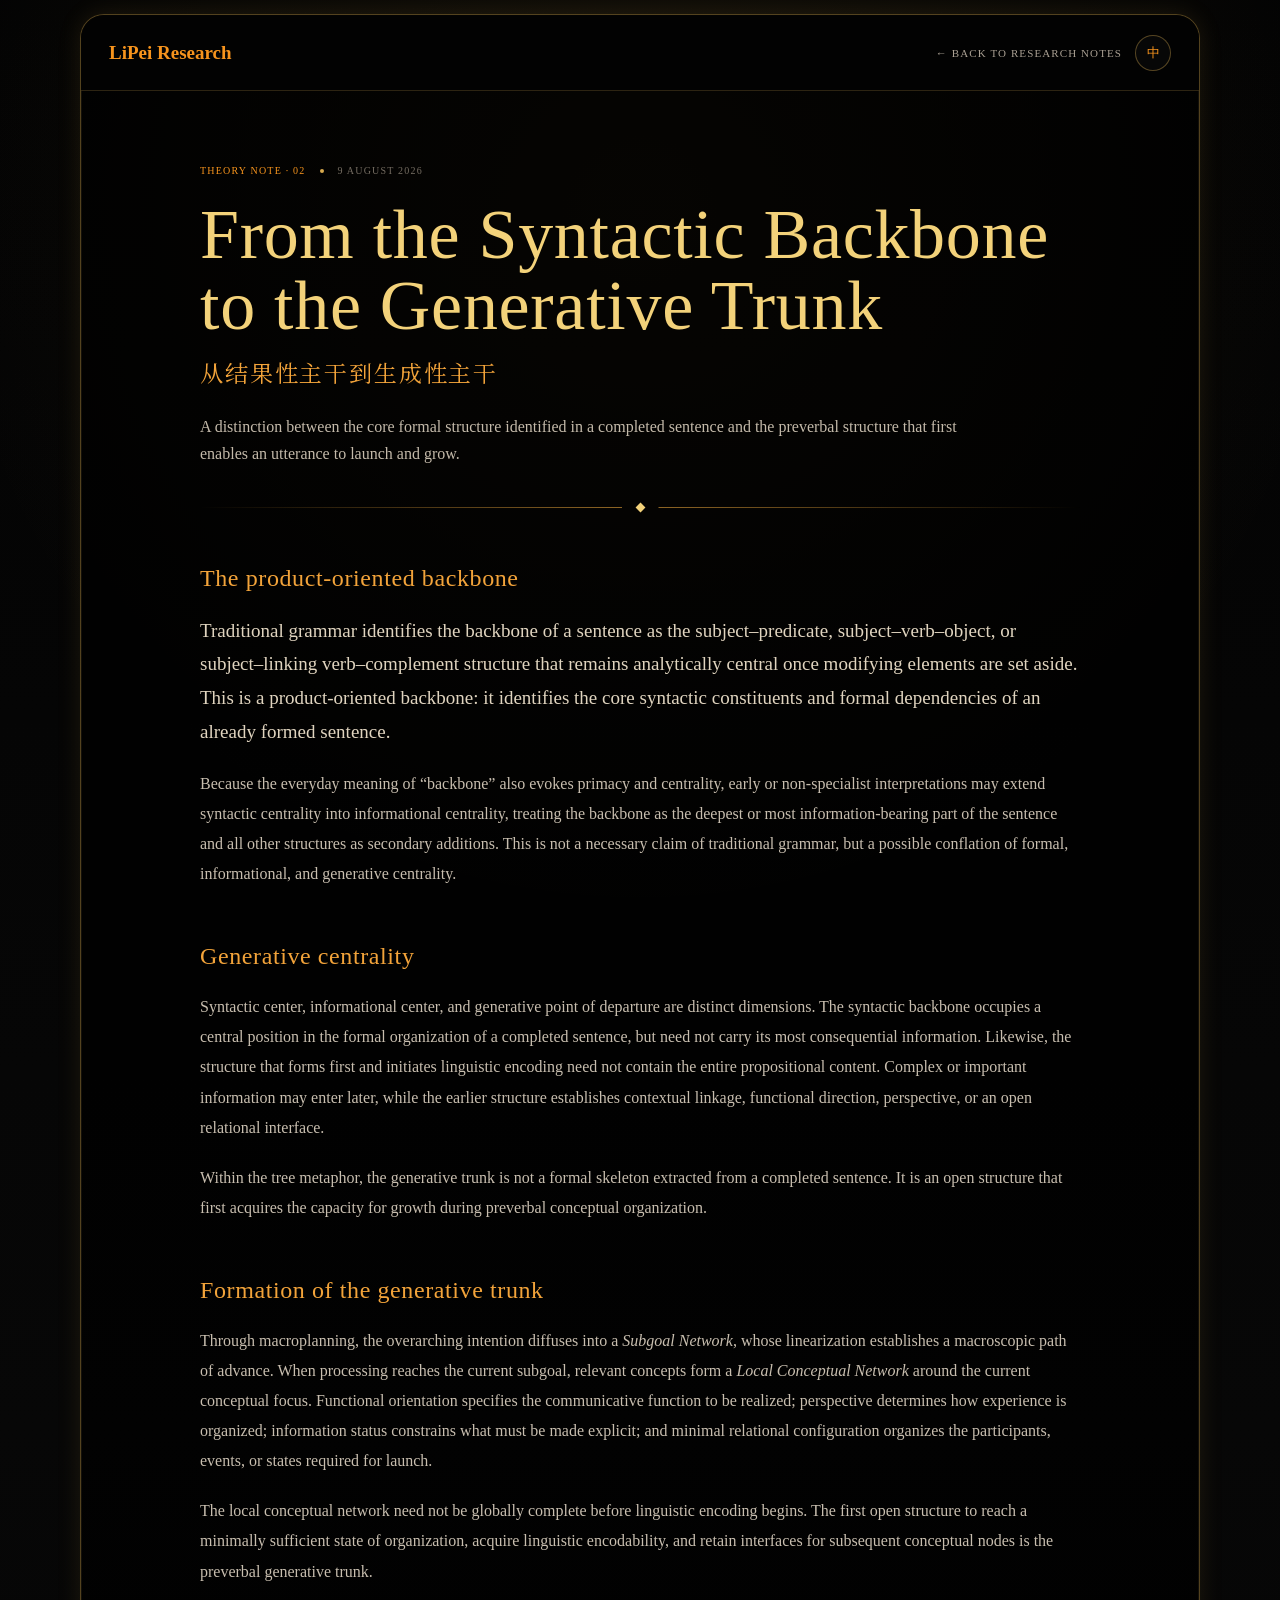
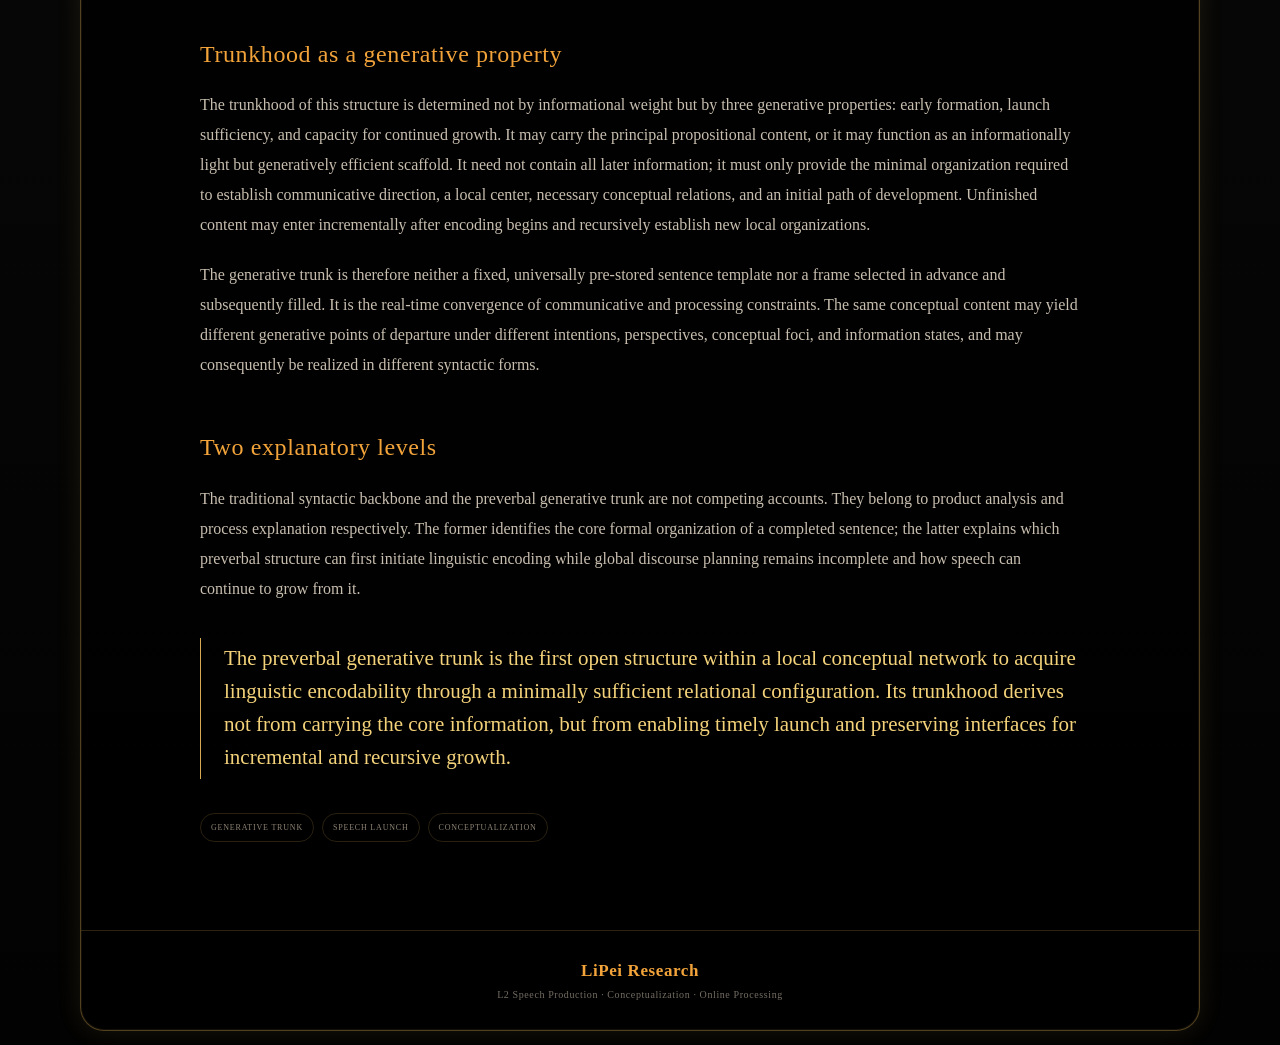
<file: notes/preverbal-generative-trunk.html>
<!DOCTYPE html>
<html lang="en">
<head>
<meta charset="UTF-8"><meta name="viewport" content="width=device-width,initial-scale=1.0">
<title>From the Syntactic Backbone to the Generative Trunk · LiPei Research</title>
<meta name="description" content="A theory note distinguishing the product-oriented syntactic backbone from the preverbal generative trunk that enables speech launch and continued growth.">
<meta name="theme-color" content="#050505"><link rel="icon" href="../assets/images/personal-logo.webp?v=3"><link rel="stylesheet" href="note.css">
</head>
<body data-title-en="From the Syntactic Backbone to the Generative Trunk" data-title-zh="从结果性主干到生成性主干">
<div class="page"><header><a class="brand" href="../index.html">LiPei Research</a><div class="header-tools"><a class="back-link" id="backLink" href="../index.html#notes">← Back to Research Notes</a><button class="lang-btn" id="langBtn" type="button" aria-label="Switch language">中</button></div></header>
<main>
  <div class="lang-en">
    <div class="note-meta"><span class="status">Theory Note · 02</span><span class="dot"></span><time datetime="2026-08-09">9 August 2026</time></div>
    <h1>From the Syntactic Backbone<br>to the Generative Trunk</h1><div class="title-zh">从结果性主干到生成性主干</div>
    <p class="dek">A distinction between the core formal structure identified in a completed sentence and the preverbal structure that first enables an utterance to launch and grow.</p><div class="opening-rule"><i></i></div>
    <article class="article-body">
      <h2>The product-oriented backbone</h2>
      <p class="lead">Traditional grammar identifies the backbone of a sentence as the subject–predicate, subject–verb–object, or subject–linking verb–complement structure that remains analytically central once modifying elements are set aside. This is a product-oriented backbone: it identifies the core syntactic constituents and formal dependencies of an already formed sentence.</p>
      <p>Because the everyday meaning of “backbone” also evokes primacy and centrality, early or non-specialist interpretations may extend syntactic centrality into informational centrality, treating the backbone as the deepest or most information-bearing part of the sentence and all other structures as secondary additions. This is not a necessary claim of traditional grammar, but a possible conflation of formal, informational, and generative centrality.</p>
      <h2>Generative centrality</h2>
      <p>Syntactic center, informational center, and generative point of departure are distinct dimensions. The syntactic backbone occupies a central position in the formal organization of a completed sentence, but need not carry its most consequential information. Likewise, the structure that forms first and initiates linguistic encoding need not contain the entire propositional content. Complex or important information may enter later, while the earlier structure establishes contextual linkage, functional direction, perspective, or an open relational interface.</p>
      <p>Within the tree metaphor, the generative trunk is not a formal skeleton extracted from a completed sentence. It is an open structure that first acquires the capacity for growth during preverbal conceptual organization.</p>
      <h2>Formation of the generative trunk</h2>
      <p>Through macroplanning, the overarching intention diffuses into a <em>Subgoal Network</em>, whose linearization establishes a macroscopic path of advance. When processing reaches the current subgoal, relevant concepts form a <em>Local Conceptual Network</em> around the current conceptual focus. Functional orientation specifies the communicative function to be realized; perspective determines how experience is organized; information status constrains what must be made explicit; and minimal relational configuration organizes the participants, events, or states required for launch.</p>
      <p>The local conceptual network need not be globally complete before linguistic encoding begins. The first open structure to reach a minimally sufficient state of organization, acquire linguistic encodability, and retain interfaces for subsequent conceptual nodes is the preverbal generative trunk.</p>
      <h2>Trunkhood as a generative property</h2>
      <p>The trunkhood of this structure is determined not by informational weight but by three generative properties: early formation, launch sufficiency, and capacity for continued growth. It may carry the principal propositional content, or it may function as an informationally light but generatively efficient scaffold. It need not contain all later information; it must only provide the minimal organization required to establish communicative direction, a local center, necessary conceptual relations, and an initial path of development. Unfinished content may enter incrementally after encoding begins and recursively establish new local organizations.</p>
      <p>The generative trunk is therefore neither a fixed, universally pre-stored sentence template nor a frame selected in advance and subsequently filled. It is the real-time convergence of communicative and processing constraints. The same conceptual content may yield different generative points of departure under different intentions, perspectives, conceptual foci, and information states, and may consequently be realized in different syntactic forms.</p>
      <h2>Two explanatory levels</h2>
      <p>The traditional syntactic backbone and the preverbal generative trunk are not competing accounts. They belong to product analysis and process explanation respectively. The former identifies the core formal organization of a completed sentence; the latter explains which preverbal structure can first initiate linguistic encoding while global discourse planning remains incomplete and how speech can continue to grow from it.</p>
      <blockquote>The preverbal generative trunk is the first open structure within a local conceptual network to acquire linguistic encodability through a minimally sufficient relational configuration. Its trunkhood derives not from carrying the core information, but from enabling timely launch and preserving interfaces for incremental and recursive growth.</blockquote>
      <div class="tags"><span>Generative Trunk</span><span>Speech Launch</span><span>Conceptualization</span></div>
    </article>
  </div>
  <div class="lang-zh">
    <div class="note-meta"><span class="status">理论札记 · 02</span><span class="dot"></span><time datetime="2026-08-09">2026年8月9日</time></div>
    <h1>从结果性主干到生成性主干</h1><div class="title-zh">From the Syntactic Backbone to the Generative Trunk</div>
    <p class="dek">重新解释完成句的核心形式结构与话语启动前的开放性生成结构。</p><div class="opening-rule"><i></i></div>
    <article class="article-body">
      <h2>结果性主干</h2>
      <p class="lead">传统语法把一句话的主干理解为去除修饰成分后可以识别出的主谓、主谓宾或主系表结构。这是一种结果性主干：它从已经形成的句子中确定核心句法成分及其形式依存关系，回答完成句具有怎样的核心句法结构。</p>
      <p>“主干”一词在日常语义中同时带有“主要”和“核心”的联想，因此在某些非专业理解或早期学习经验中，句法主干容易被进一步理解为一句话中意义最重要、信息含量最高的“主心骨”，而其他结构则被视为相对次要的附加成分。这并非传统语法必然包含的主张，而是形式核心、信息核心与生成核心之间可能发生的概念混同。</p>
      <h2>生成中心并非信息中心</h2>
      <p>句法中心、信息中心与生成起点属于不同维度。句法主干在完成句中具有形式组织地位，却不必承载最重要的信息；最先形成并启动语言编码的结构，也不必包含全部命题内容。真正复杂或重要的信息可以在后续结构中进入，而较早形成的结构只需建立语境连接、功能方向、观察视角或开放的关系接口。</p>
      <p>在大树隐喻中，生成性主干不是从完成句中抽取的形式骨架，而是言语进入语言编码以前，在概念组织过程中率先获得生长能力的开放性结构。</p>
      <h2>生成性主干的形成</h2>
      <p>总意图经宏计划扩散为 <em>Subgoal Network</em>，线性化使子目标形成可推进的宏观路径。当加工进入当前子目标时，相关概念围绕当前概念焦点形成 <em>Local Conceptual Network</em>。功能定向规定当前表达准备实现的交际作用，观察视角确定经验的组织方式，信息状态约束哪些内容需要明确表达，最低关系配置则将当前启动所必需的参与者、事件或状态组织起来。</p>
      <p>局部概念网络不需要整体完成以后才能进入语言编码。其中最先达到最低充分组织状态、最先获得语言化能力，并能够为后续概念节点保留扩展接口的开放性结构，就是前语言生成主干。</p>
      <h2>主干性是一种生成属性</h2>
      <p>生成性主干的“主干性”不取决于信息分量，而取决于三项生成属性：早于形成、足以启动、支持生长。它可以承载当前命题的主要内容，也可以只是信息负载较轻但生成效能较高的组织支架。它不必预先包含全部后续信息，只需形成足以确定交际方向、局部组织中心、必要概念关系及初步展开方向的最低结构。尚未完成的内容可以在语言编码启动以后通过增量进入，并通过递归形成新的局部组织。</p>
      <p>生成性主干也不是固定、普遍预存的句子模板。同一概念内容可以在不同交际意图、观察视角、概念焦点和信息状态下形成不同的生成起点，并进一步实现为不同的句法形式。主干不是预先选定后等待填充的框架，而是多重交际与加工约束在实时运行中共同收敛的结果。</p>
      <h2>两种解释层面</h2>
      <p>传统句法主干与前语言生成主干并不相互否定，而是分别属于结果分析与过程解释。前者识别完成句的核心形式结构；后者解释在整体话语尚未完成规划时，何种前语言结构能够率先启动语言编码并继续生长。传统句法主干可以视为生成过程完成语言化以后呈现出的形式结构，而生成性主干则揭示这一形式得以发生的动态起点。</p>
      <blockquote>前语言生成主干，是总意图经宏计划展开至当前子目标时，局部概念网络在功能定向、观察视角与信息状态的共同约束下，以当前概念焦点为组织中心，通过最低关系配置而率先获得语言化能力的开放性结构。它的主干地位不取决于是否承载核心信息，而取决于能否及时启动语言编码，并为后续概念节点的增量进入与递归扩展提供生长接口。</blockquote>
      <div class="tags"><span>生成性主干</span><span>开口启动</span><span>概念化</span></div>
    </article>
  </div>
</main><footer><strong>LiPei Research</strong>L2 Speech Production · Conceptualization · Online Processing</footer></div>
<script src="note.js"></script>
</body></html>
</file>
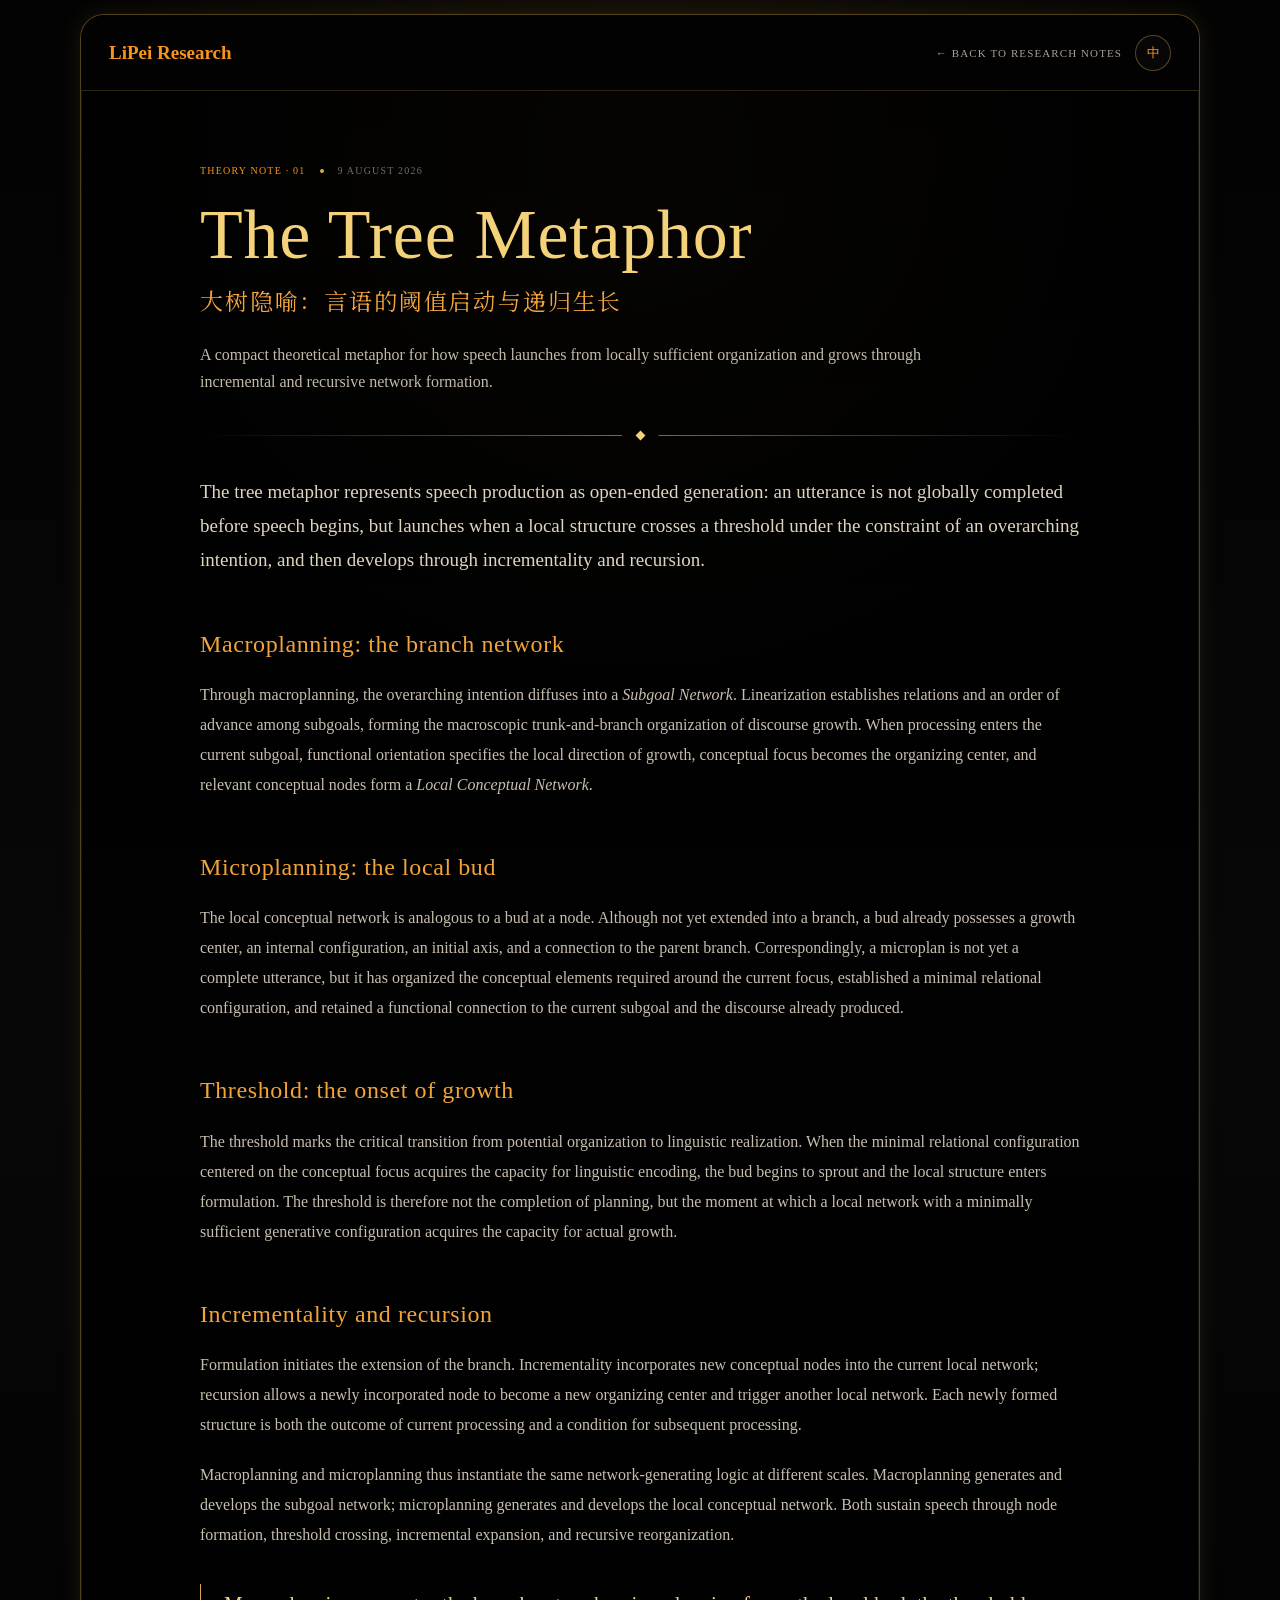
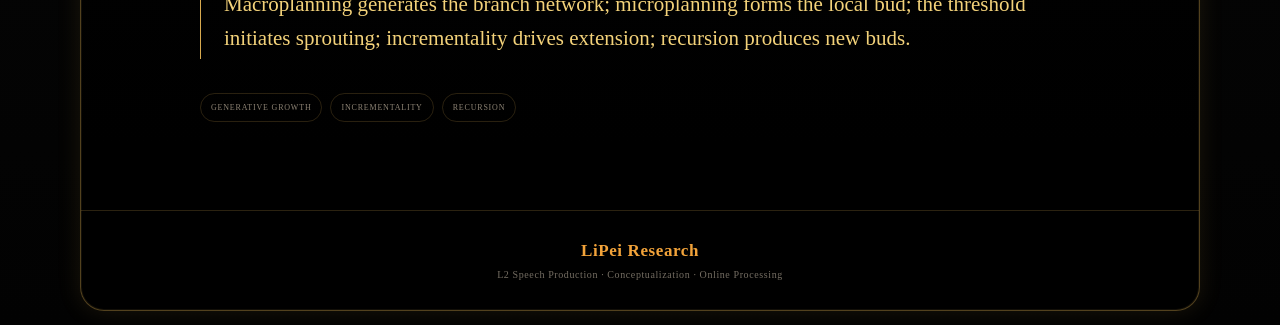
<file: notes/tree-as-growth.html>
<!DOCTYPE html>
<html lang="en">
<head>
<meta charset="UTF-8"><meta name="viewport" content="width=device-width,initial-scale=1.0">
<title>The Tree Metaphor: Threshold-Based Speech Launch and Recursive Growth · LiPei Research</title>
<meta name="description" content="A theory note on macroplanning, microplanning, threshold-based speech launch, incrementality, and recursive growth through the tree metaphor.">
<meta name="theme-color" content="#050505"><link rel="icon" href="../assets/images/personal-logo.webp?v=3"><link rel="stylesheet" href="note.css">
</head>
<body data-title-en="The Tree Metaphor" data-title-zh="大树隐喻">
<div class="page"><header><a class="brand" href="../index.html">LiPei Research</a><div class="header-tools"><a class="back-link" id="backLink" href="../index.html#notes">← Back to Research Notes</a><button class="lang-btn" id="langBtn" type="button" aria-label="Switch language">中</button></div></header>
<main>
  <div class="lang-en">
    <div class="note-meta"><span class="status">Theory Note · 01</span><span class="dot"></span><time datetime="2026-08-09">9 August 2026</time></div>
    <h1>The Tree Metaphor</h1><div class="title-zh">大树隐喻：言语的阈值启动与递归生长</div>
    <p class="dek">A compact theoretical metaphor for how speech launches from locally sufficient organization and grows through incremental and recursive network formation.</p><div class="opening-rule"><i></i></div>
    <article class="article-body">
      <p class="lead">The tree metaphor represents speech production as open-ended generation: an utterance is not globally completed before speech begins, but launches when a local structure crosses a threshold under the constraint of an overarching intention, and then develops through incrementality and recursion.</p>
      <h2>Macroplanning: the branch network</h2>
      <p>Through macroplanning, the overarching intention diffuses into a <em>Subgoal Network</em>. Linearization establishes relations and an order of advance among subgoals, forming the macroscopic trunk-and-branch organization of discourse growth. When processing enters the current subgoal, functional orientation specifies the local direction of growth, conceptual focus becomes the organizing center, and relevant conceptual nodes form a <em>Local Conceptual Network</em>.</p>
      <h2>Microplanning: the local bud</h2>
      <p>The local conceptual network is analogous to a bud at a node. Although not yet extended into a branch, a bud already possesses a growth center, an internal configuration, an initial axis, and a connection to the parent branch. Correspondingly, a microplan is not yet a complete utterance, but it has organized the conceptual elements required around the current focus, established a minimal relational configuration, and retained a functional connection to the current subgoal and the discourse already produced.</p>
      <h2>Threshold: the onset of growth</h2>
      <p>The threshold marks the critical transition from potential organization to linguistic realization. When the minimal relational configuration centered on the conceptual focus acquires the capacity for linguistic encoding, the bud begins to sprout and the local structure enters formulation. The threshold is therefore not the completion of planning, but the moment at which a local network with a minimally sufficient generative configuration acquires the capacity for actual growth.</p>
      <h2>Incrementality and recursion</h2>
      <p>Formulation initiates the extension of the branch. Incrementality incorporates new conceptual nodes into the current local network; recursion allows a newly incorporated node to become a new organizing center and trigger another local network. Each newly formed structure is both the outcome of current processing and a condition for subsequent processing.</p>
      <p>Macroplanning and microplanning thus instantiate the same network-generating logic at different scales. Macroplanning generates and develops the subgoal network; microplanning generates and develops the local conceptual network. Both sustain speech through node formation, threshold crossing, incremental expansion, and recursive reorganization.</p>
      <blockquote>Macroplanning generates the branch network; microplanning forms the local bud; the threshold initiates sprouting; incrementality drives extension; recursion produces new buds.</blockquote>
      <div class="tags"><span>Generative Growth</span><span>Incrementality</span><span>Recursion</span></div>
    </article>
  </div>
  <div class="lang-zh">
    <div class="note-meta"><span class="status">理论札记 · 01</span><span class="dot"></span><time datetime="2026-08-09">2026年8月9日</time></div>
    <h1>大树隐喻</h1><div class="title-zh">The Tree Metaphor</div>
    <p class="dek">言语的阈值启动与递归生长</p><div class="opening-rule"><i></i></div>
    <article class="article-body">
      <p class="lead">大树隐喻表征言语产出的开放性生成：话语并非在开口之前整体完成，而是在总意图约束下，由局部结构越过阈值后启动，并通过增量与递归逐步形成。</p>
      <h2>宏计划：枝干网络</h2>
      <p>总意图经宏计划扩散为 <em>Subgoal Network</em>；线性化使子目标获得可推进的关系与次序，构成话语生长的宏观枝干结构。当前子目标进入微计划后，功能定向规定局部生长方向，概念焦点成为组织中心，相关概念节点围绕其形成 <em>Local Conceptual Network</em>。</p>
      <h2>微计划：局部芽体</h2>
      <p>局部概念网络如同节点处尚未萌发的芽。芽虽未展开为枝条，却已具有生长中心、内部构型、初始生长轴及其与母枝的连接；相应地，微计划虽未形成完整话语，却已围绕当前概念焦点组织必要概念成分，建立最低关系配置，并与当前子目标及既有话语保持功能联系。</p>
      <h2>阈值：现实生长的启动</h2>
      <p>阈值标记局部网络由潜在组织转入语言化的临界状态。当以概念焦点为中心的最低关系配置获得语言化能力，芽便开始萌发，局部结构进入语言编码。阈值因此不是计划完成，而是一个已经形成最低生成构型的局部网络获得现实生长能力。</p>
      <h2>增量与递归</h2>
      <p>语言编码使枝条开始延伸；增量使新的概念节点持续进入当前局部网络；递归使新节点成为新的组织中心，触发下一轮局部网络生成。新形成的结构既是当前加工的结果，也是后续加工的条件。</p>
      <p>宏计划与微计划由此表现为同一网络生成逻辑在不同尺度上的运行：宏计划生成并展开子目标网络，微计划生成并展开局部概念网络；二者都通过节点形成、阈值越过、增量扩展与递归再组织实现持续生长。</p>
      <blockquote>宏计划生成枝干网络，微计划形成局部芽体，阈值启动萌发，增量推动延伸，递归产生新芽。</blockquote>
      <div class="tags"><span>生成性生长</span><span>增量加工</span><span>递归</span></div>
    </article>
  </div>
</main><footer><strong>LiPei Research</strong>L2 Speech Production · Conceptualization · Online Processing</footer></div>
<script src="note.js"></script>
</body></html>
</file>
<file: notes/note.css>
@font-face{font-family:"LiPei Serif SC";src:url("../assets/fonts/noto-serif-sc-site.woff2?v=3") format("woff2");font-weight:100 900;font-style:normal;font-display:swap}
:root{--bg:#050505;--gold:#d8aa4f;--gold2:#f3d27a;--gold3:#8d6424;--orange:#f7941d;--orange-soft:#f2a33a;--ivory:#f4ecdc;--muted:#aaa08e;--line:rgba(216,170,79,.38)}
*{box-sizing:border-box}
html{scroll-behavior:smooth;-webkit-text-size-adjust:100%;text-size-adjust:100%}
body{margin:0;color:var(--ivory);font-family:Georgia,"Times New Roman",serif;background:radial-gradient(circle at 50% 8%,rgba(216,170,79,.075),transparent 28%),linear-gradient(180deg,#030303,#070707 54%,#020202)}
html[lang="zh-CN"] body{font-family:"LiPei Serif SC","Noto Serif SC","Songti SC","STSong",SimSun,serif}
body::before{content:"";position:fixed;inset:0;pointer-events:none;opacity:.2;background-image:linear-gradient(rgba(255,255,255,.018) 1px,transparent 1px),linear-gradient(90deg,rgba(255,255,255,.014) 1px,transparent 1px);background-size:42px 42px;mask-image:linear-gradient(to bottom,black,transparent 82%)}
a{color:inherit;text-decoration:none}
.page{width:min(1120px,calc(100% - 30px));margin:14px auto;border:1px solid var(--line);border-radius:24px;overflow:hidden;background:rgba(0,0,0,.68);box-shadow:inset 0 0 0 1px rgba(255,215,120,.07),0 0 25px rgba(216,170,79,.12)}
header{height:76px;padding:0 28px;display:flex;align-items:center;justify-content:space-between;border-bottom:1px solid rgba(216,170,79,.2);position:sticky;top:0;z-index:10;backdrop-filter:blur(14px);background:rgba(3,3,3,.88)}
.brand{color:var(--orange);font-family:"Times New Roman",Times,serif;font-size:19px;font-weight:700}
.header-tools{display:flex;align-items:center;gap:13px}.back-link{color:#aaa093;font-size:11px;letter-spacing:.1em;text-transform:uppercase;transition:.2s}.back-link:hover,.back-link:focus-visible{color:var(--gold2);outline:none}
.lang-btn{width:36px;height:36px;border-radius:50%;border:1px solid var(--line);background:#070707;color:var(--orange);font-family:inherit;cursor:pointer}
main{width:min(880px,calc(100% - 80px));margin:0 auto;padding:74px 0 88px}.note-meta{display:flex;align-items:center;gap:14px;color:#756d62;font-size:10px;letter-spacing:.12em;text-transform:uppercase}.note-meta .status{color:var(--orange)}.note-meta .dot{width:4px;height:4px;border-radius:50%;background:var(--gold)}
h1{margin:23px 0 0;color:var(--gold2);font-size:clamp(43px,5.7vw,70px);font-weight:500;line-height:1.02;letter-spacing:.01em}.title-zh{margin-top:14px;color:var(--orange-soft);font-family:"LiPei Serif SC","Noto Serif SC","Songti SC",SimSun,serif;font-size:23px;letter-spacing:.08em}
html[lang="zh-CN"] h1{font-family:"LiPei Serif SC","Noto Serif SC","Songti SC",SimSun,serif;font-size:clamp(36px,5vw,60px);font-weight:650;line-height:1.14}html[lang="zh-CN"] .title-zh{font-family:Georgia,"Times New Roman",serif;font-size:18px;letter-spacing:.02em}
.dek{margin:25px 0 0;color:#c4baaa;font-size:16px;line-height:1.68;max-width:790px}.opening-rule{display:flex;align-items:center;gap:15px;margin:36px 0}.opening-rule::before,.opening-rule::after{content:"";height:1px;flex:1;background:linear-gradient(90deg,transparent,var(--gold3))}.opening-rule::after{transform:scaleX(-1)}.opening-rule i{width:7px;height:7px;background:var(--gold2);transform:rotate(45deg)}
.article-body{color:#c8beaf;font-size:16px;line-height:1.88}.article-body .lead{color:#e0d4bf;font-size:19px;line-height:1.78}.article-body h2{margin:45px 0 13px;color:var(--orange-soft);font-size:24px;font-weight:500;letter-spacing:.025em}.article-body p{margin:0 0 20px}.article-body blockquote{margin:34px 0;padding:4px 0 4px 23px;border-left:1px solid var(--gold);color:var(--gold2);font-size:21px;line-height:1.58}
.note-end{margin-top:50px;padding-top:22px;border-top:1px solid rgba(216,170,79,.18);color:#756d62;font-size:10px;line-height:1.7}.tags{display:flex;flex-wrap:wrap;gap:8px;margin-top:20px}.tags span{border:1px solid rgba(216,170,79,.19);border-radius:999px;padding:6px 10px;color:#8d8374;font-size:8px;letter-spacing:.1em;text-transform:uppercase}
.lang-zh{display:none}html[lang="zh-CN"] .lang-en{display:none}html[lang="zh-CN"] .lang-zh{display:block}
footer{padding:30px;text-align:center;border-top:1px solid rgba(216,170,79,.2);color:#746d62;font-size:10px;letter-spacing:.06em}footer strong{display:block;margin-bottom:8px;color:var(--orange-soft);font:700 17px "Times New Roman",Times,serif}
@media(max-width:620px){.page{width:calc(100% - 12px);margin:6px auto;border-radius:15px}header{height:66px;padding:0 15px}.brand{font-size:15px}.back-link{font-size:8px}.lang-btn{width:31px;height:31px}main{width:calc(100% - 34px);padding:50px 0 60px}.note-meta{font-size:7px;gap:9px}h1{font-size:36px}.title-zh{font-size:16px}.dek{font-size:13px;line-height:1.68;margin-top:20px}.opening-rule{margin:29px 0}.article-body{font-size:14px;line-height:1.84}.article-body .lead{font-size:16px}.article-body h2{font-size:20px;margin-top:36px}.article-body blockquote{font-size:17px;margin:27px 0;padding-left:16px}html[lang="zh-CN"] h1{font-size:33px}html[lang="zh-CN"] .title-zh{font-size:13px}}
</file>
